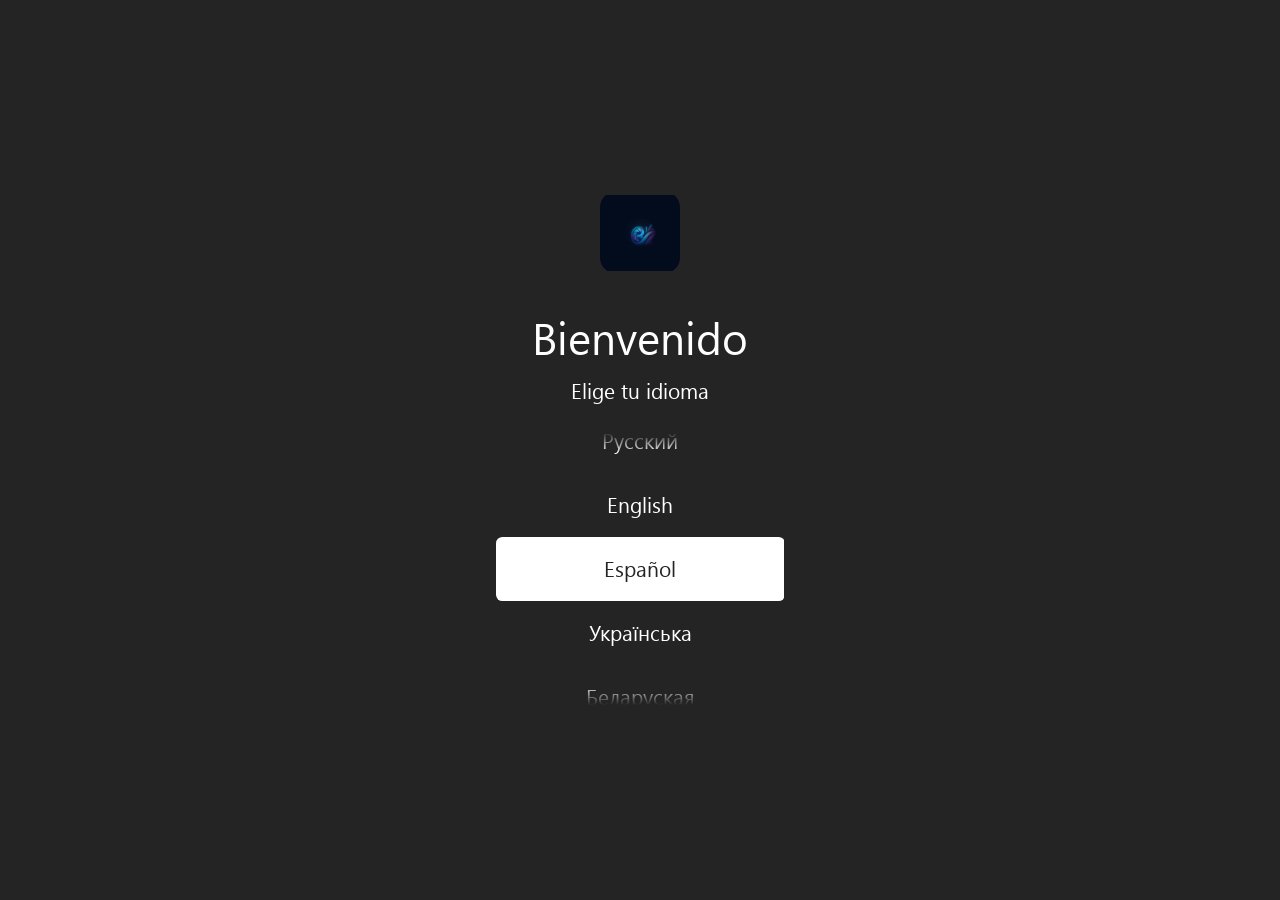
<file: index.html>
<html lang="en">
<head>
    <meta charset="UTF-8">
    <meta http-equiv="X-UA-Compatible" content="IE=edge">
    <meta name="viewport" content="width=device-width, initial-scale=1.0, maximum-scale=1.0, user-scalable=no">
    <title>BzFilms - Películas y Series</title>

    <meta name="description" content="BzFilms - Aplicación para ver el catálogo de películas y series en televisores, cajas y smartphones." />

    <meta property="og:title" content="BzFilms - Películas y Series">
    <meta property="og:description" content="BzFilms - Aplicación para ver el catálogo de películas y series en televisores, cajas y smartphones.">
    <meta property="og:image:type" content="image/png">
    <meta property="og:image" content="og.png">

    <link rel="apple-touch-icon" sizes="180x180" href="icons/apple-touch-icon.png">
    <link rel="icon" type="image/png" sizes="32x32" href="icons/favicon-32x32.png">
    <link rel="icon" type="image/png" sizes="16x16" href="icons/favicon-16x16.png">
    <link rel="manifest" href="icons/site.webmanifest" crossorigin="use-credentials">
    <link rel="mask-icon" href="icons/safari-pinned-tab.svg" color="#5bbad5">
    <link rel="shortcut icon" href="icons/favicon.ico">
    <meta name="msapplication-TileColor" content="#ff3e3e">
    <meta name="msapplication-config" content="icons/browserconfig.xml">
    <meta name="theme-color" content="#1d1f20">

    <meta name="referrer" content="never">
    
    <link rel="stylesheet" href="./vender/scrollbar/jquery.scrollbar.css">
    <link rel="stylesheet" href="./vender/keypad/style.css">

    <link rel="stylesheet" href="css/app.css?v=4.56">
</head>
<body style="background: #1d1f20;">
    <script>
        window.youtube_lazy_load = true
    </script>

    <div class="welcome"></div>

    <div id="app">

    </div>

    <div class="no-network hide">
        <div class="no-network__title">Error</div>
        <div class="no-network__desc">No se pudo cargar el archivo: <span class="no-network__file"></span></div>
    </div>
    
    <script src="./webos/webOSTV.js"></script>
    <script src="./vender/jquery/jquery.js"></script>
    <script src="./vender/notify/notify.js"></script>
    <script src="./vender/scrollbar/jquery.scrollbar.js"></script>
    <script src="./vender/navigator/navigator.js"></script>
    <script src="./vender/keypad/keypad.js"></script>

    <script>
        var lampa_url     = '';
        var cache_version = Math.floor((new Date()).getTime() / 9e5); // Новое значение каждые 15 минут
            
        function urlJoin(base, add) {
            if (base.charAt(base.length - 1) !== '/') {
                base += '/'
            }

            return base + add
        }

        function putScript(scripts, onload, onerror){
            var add = function(src){
                console.log('Loader', 'try-load-script', src)

                var trys = 0

                var sreateScript = function(){
                    var script = document.createElement('script')

                    script.type = 'text/javascript'

                    script.onload = script.onreadystatechange = function(e) {
                        console.log('Loader', 'Script loaded', e)

                        if (!!onload) onload()
                    };

                    script.onerror = function(){
                        trys++

                        console.log('Loader', 'error-load-script', src)

                        if(trys < 3){
                            sreateScript()
                        } else if (!!onerror) {
                            onerror()
                        } else{
                            $('.no-network').removeClass('hide')

                            $('.no-network__file').text(window.location.href + '/' + src)
                        }
                    }

                    script.src = src

                    document.getElementsByTagName('body')[0].appendChild(script)
                }

                sreateScript()
            }

            add(scripts)
        }

        function loadCurrentLampa() {
            putScript('app.min.js?v=' + cache_version, function () {})
        }

        function loadLocalLampa(){
            if(lampa_url !== '') window.local_lampa = true

            loadCurrentLampa()
        }

        if (typeof AndroidJS !== "undefined"
            && !!AndroidJS.getLampaURL
            && /^https?:\/\//i.test(AndroidJS.getLampaURL())
            && !/^https?:\/\//i.test(location.href)
        ) {
            lampa_url = urlJoin(AndroidJS.getLampaURL(),'')
        }

        if (lampa_url !== '') {
            putScript(
                urlJoin(lampa_url, 'lampainit.js?v=' + cache_version),
                false,
                function(){}
            )

            putScript(
                urlJoin(lampa_url, 'app.min.js?v=' + cache_version),
                function () {
                    var css = urlJoin(lampa_url, 'css/app.css?v=' + cache_version)

                    $('head').append('<link rel="stylesheet" href="' + css + '">')
                },
                function () {
                    putScript(
                        urlJoin(lampa_url, 'lampa-main/app.min.js?v=' + cache_version),
                        function () {
                            var css = urlJoin(lampa_url, 'lampa-main/css/app.css?v=' + cache_version)

                            $('head').append('<link rel="stylesheet" href="' + css + '">')

                            putScript(
                                urlJoin(lampa_url, 'lampainit.js?v=' + cache_version),
                                false,
                                function(){}
                            )
                        },
                        loadLocalLampa
                    )
                }
            )
        }
        else{
            loadCurrentLampa()
        }
    </script>
</body>
</html>
</file>
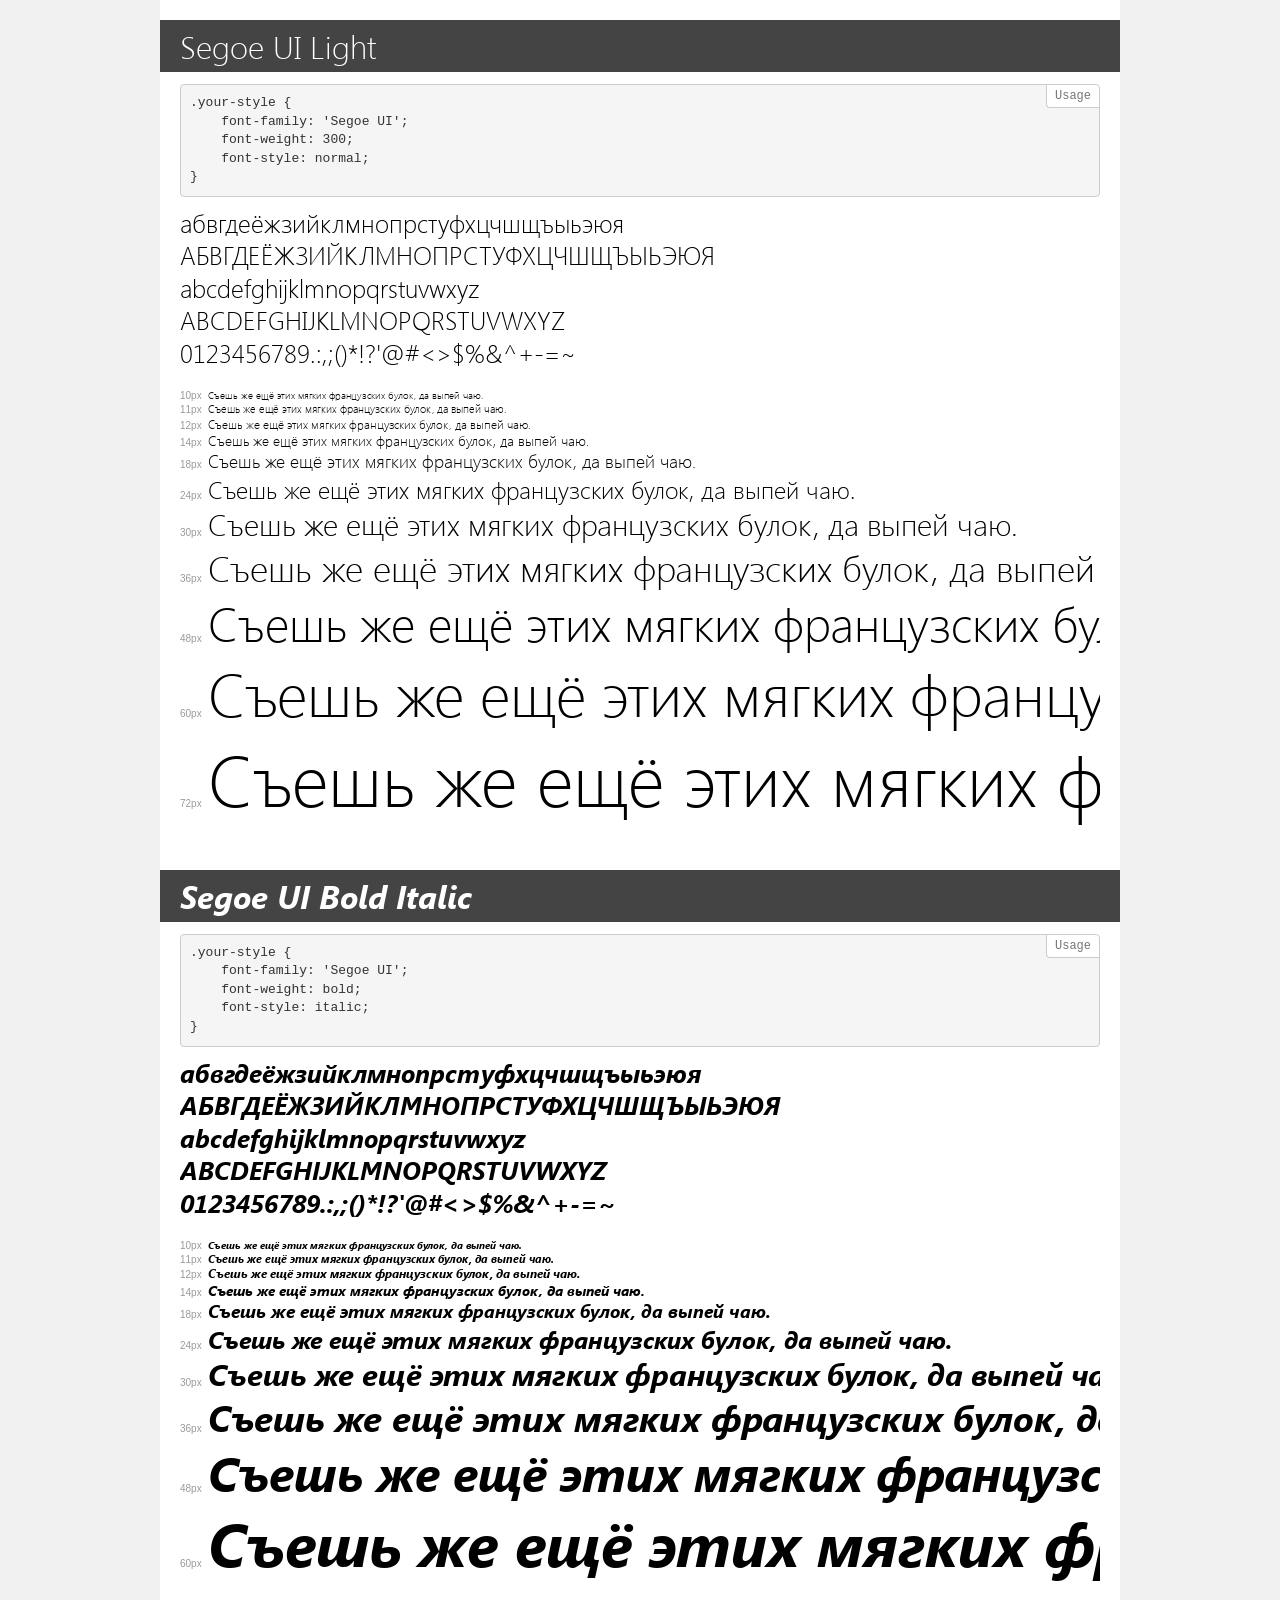
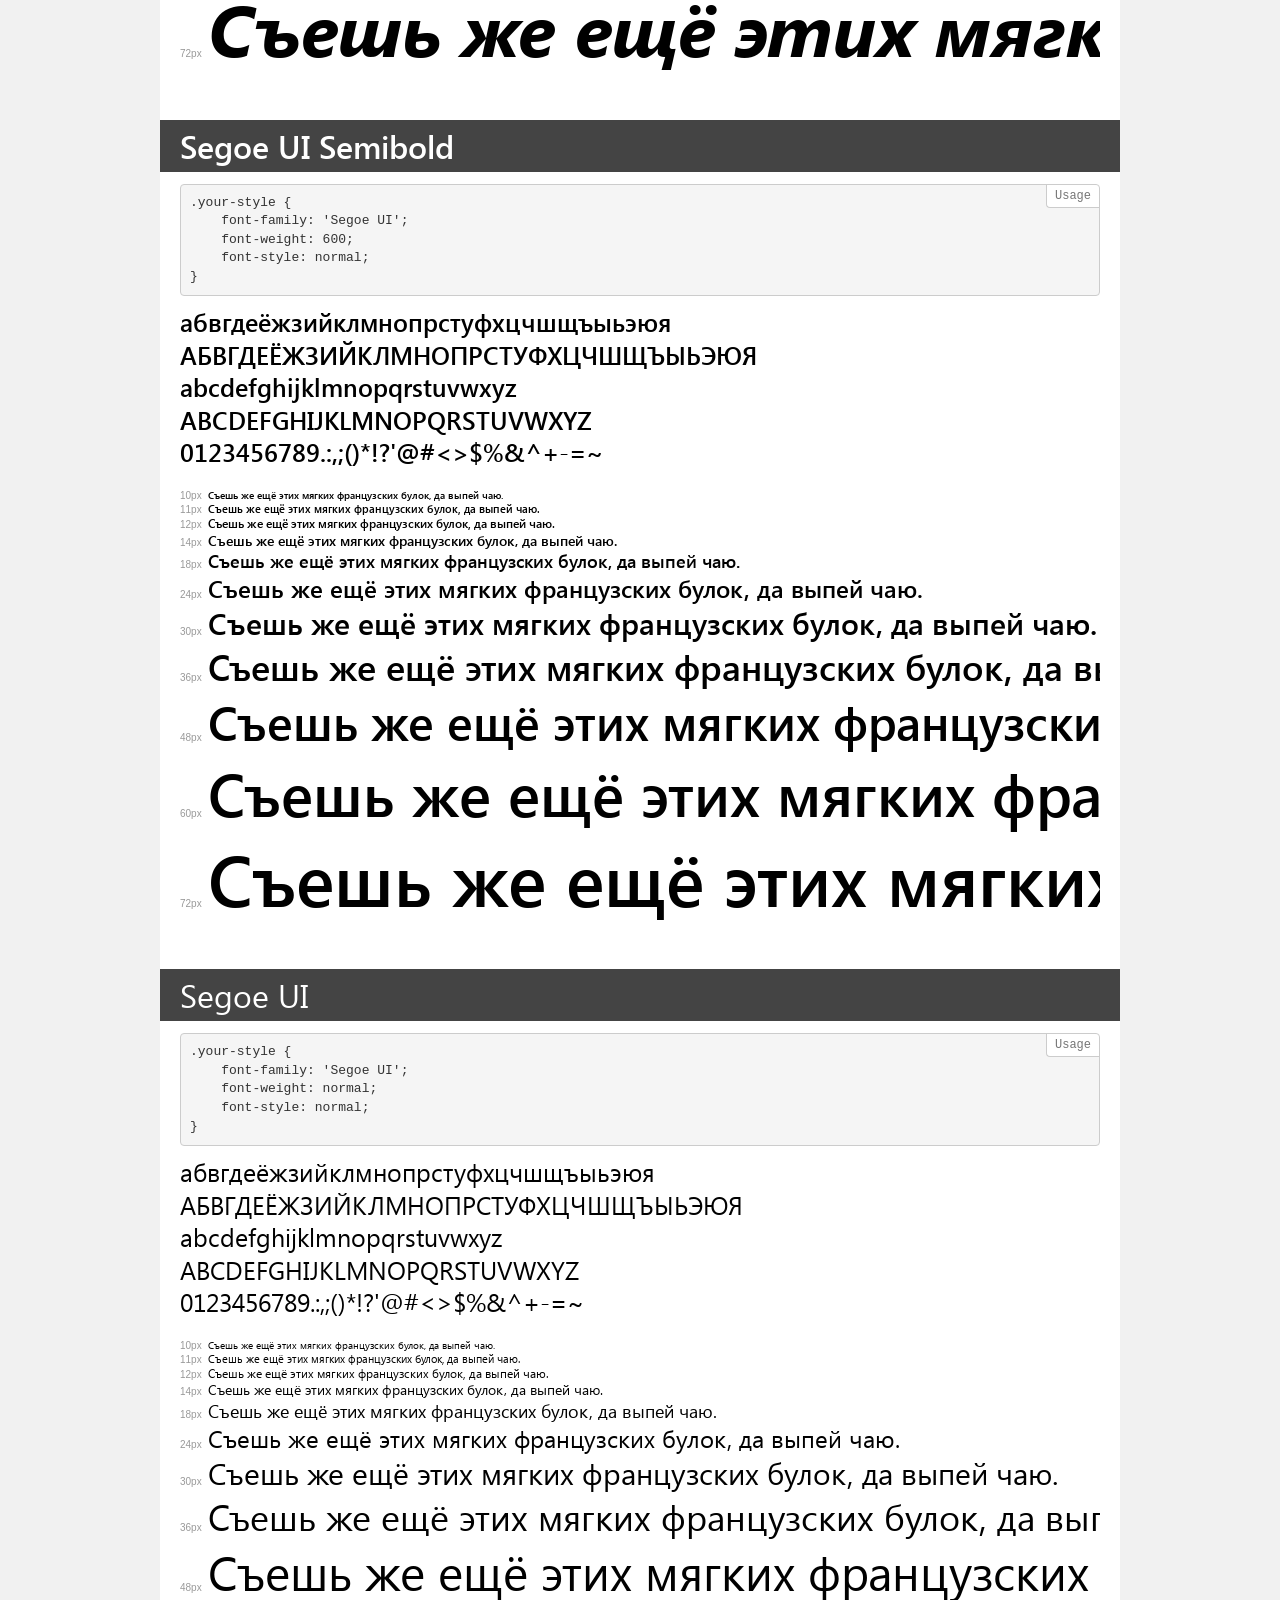
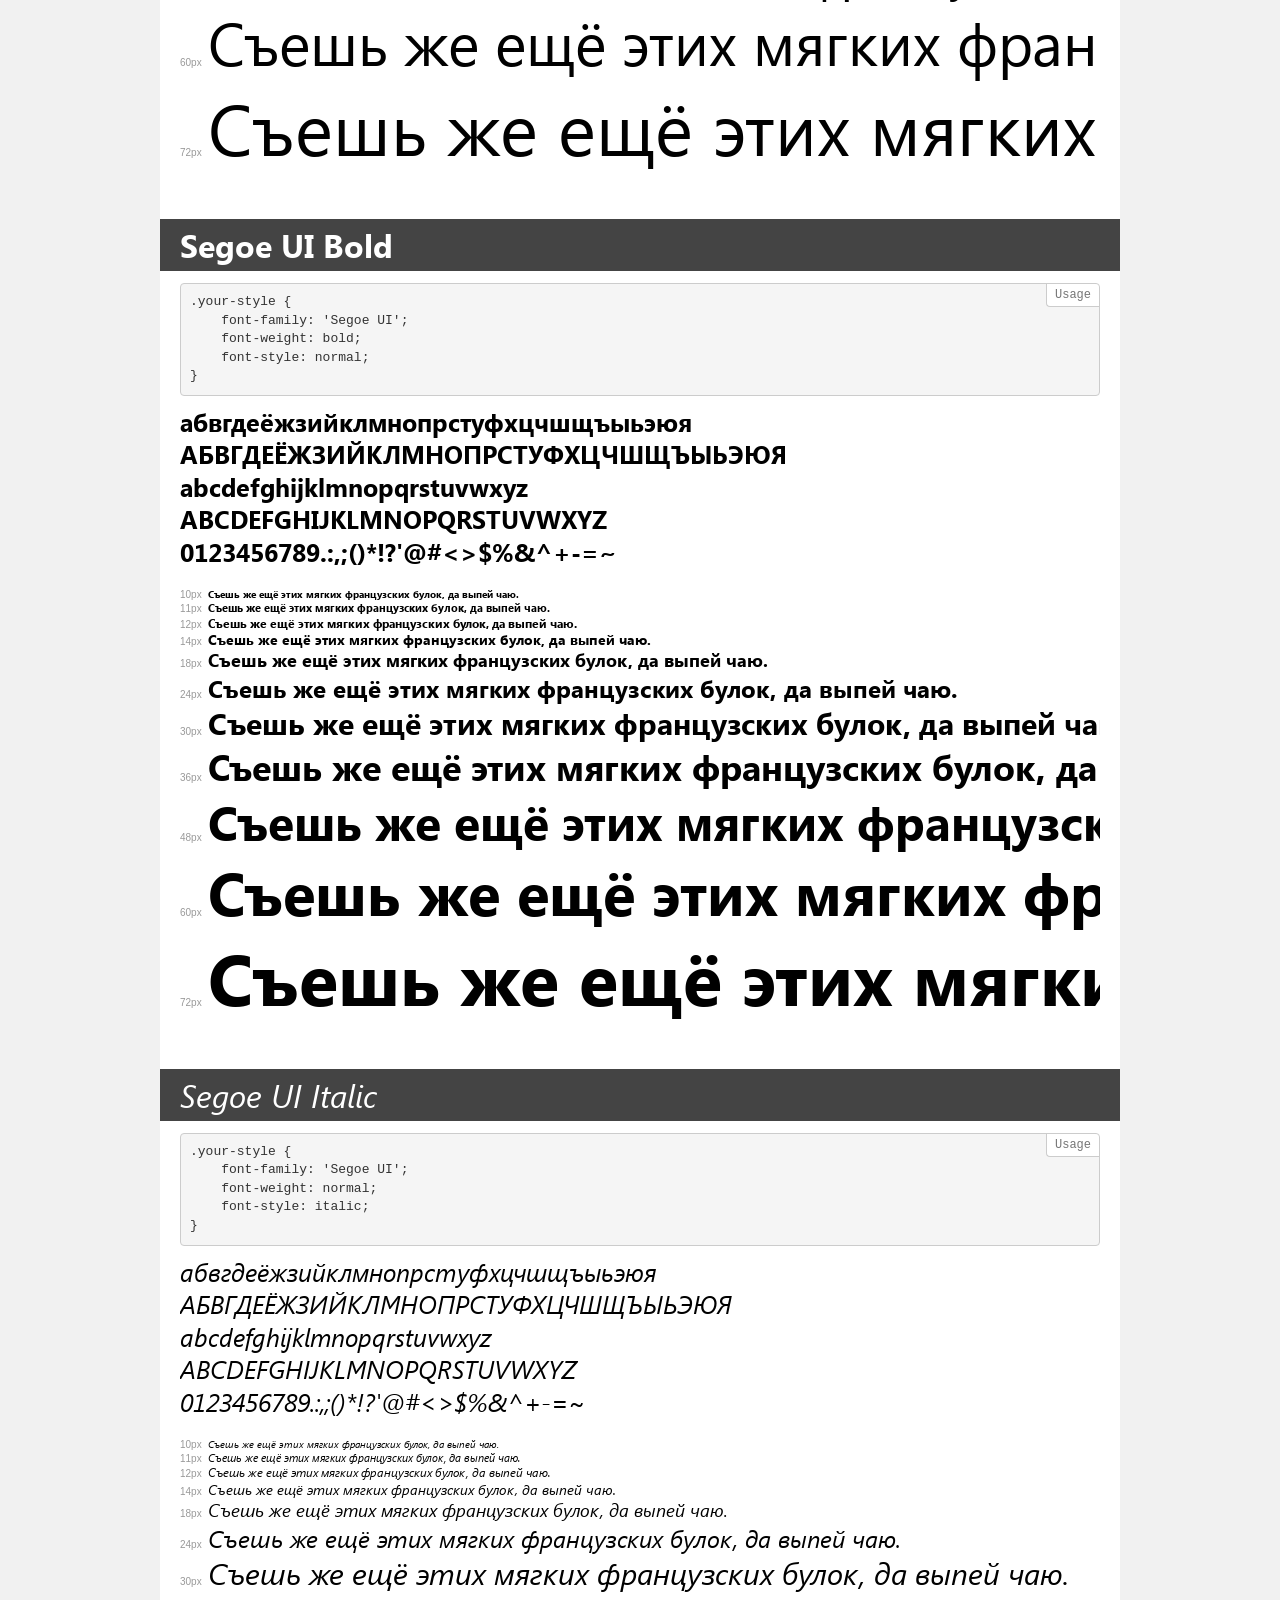
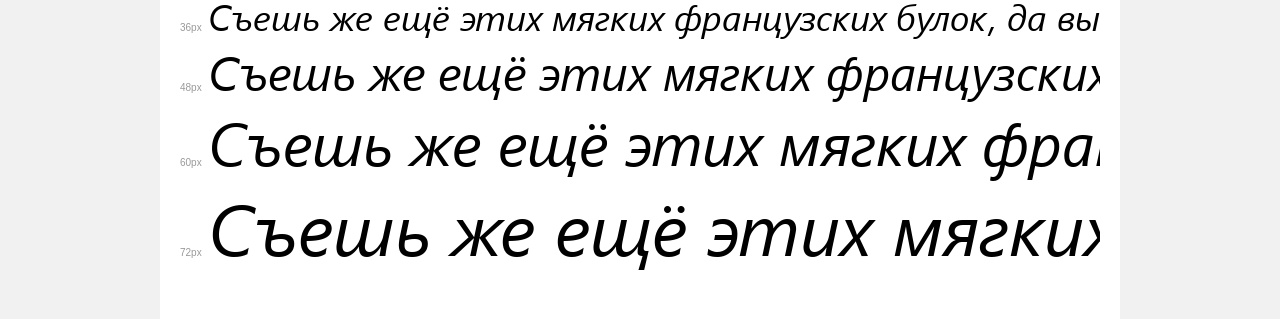
<file: fonts/SegoeUI/demo.html>
<!DOCTYPE html>
<html>
<head>
	<meta charset="utf-8">
	<meta http-equiv="X-UA-Compatible" content="IE=edge">
	<meta name="viewport" content="width=device-width, initial-scale=1">
	<meta name="robots" content="noindex, noarchive">
	<title>Transfonter demo</title>
	<link href="stylesheet.css" rel="stylesheet">
	<style>
		/*
		http://meyerweb.com/eric/tools/css/reset/
		v2.0 | 20110126
		License: none (public domain)
		*/
		html, body, div, span, applet, object, iframe,
		h1, h2, h3, h4, h5, h6, p, blockquote, pre,
		a, abbr, acronym, address, big, cite, code,
		del, dfn, em, img, ins, kbd, q, s, samp,
		small, strike, strong, sub, sup, tt, var,
		b, u, i, center,
		dl, dt, dd, ol, ul, li,
		fieldset, form, label, legend,
		table, caption, tbody, tfoot, thead, tr, th, td,
		article, aside, canvas, details, embed,
		figure, figcaption, footer, header, hgroup,
		menu, nav, output, ruby, section, summary,
		time, mark, audio, video {
			margin: 0;
			padding: 0;
			border: 0;
			font-size: 100%;
			font: inherit;
			vertical-align: baseline;
		}
		/* HTML5 display-role reset for older browsers */
		article, aside, details, figcaption, figure,
		footer, header, hgroup, menu, nav, section {
			display: block;
		}
		body {
			line-height: 1;
		}
		ol, ul {
			list-style: none;
		}
		blockquote, q {
			quotes: none;
		}
		blockquote:before, blockquote:after,
		q:before, q:after {
			content: '';
			content: none;
		}
		table {
			border-collapse: collapse;
			border-spacing: 0;
		}
		/* common styles */
		body {
			background: #f1f1f1;
			color: #000;
		}
		.page {
			background: #fff;
			width: 920px;
			margin: 0 auto;
			padding: 20px 20px 0 20px;
			overflow: hidden;
		}
		.font-container {
			overflow-x: auto;
			overflow-y: hidden;
			margin-bottom: 40px;
			line-height: 1.3;
			white-space: nowrap;
			padding-bottom: 5px;
		}
		h1 {
			position: relative;
			background: #444;
			font-size: 32px;
			color: #fff;
			padding: 10px 20px;
			margin: 0 -20px 12px -20px;
		}
		.letters {
			font-size: 25px;
			margin-bottom: 20px;
		}
		.s10:before {
			content: '10px';
		}
		.s11:before {
			content: '11px';
		}
		.s12:before {
			content: '12px';
		}
		.s14:before {
			content: '14px';
		}
		.s18:before {
			content: '18px';
		}
		.s24:before {
			content: '24px';
		}
		.s30:before {
			content: '30px';
		}
		.s36:before {
			content: '36px';
		}
		.s48:before {
			content: '48px';
		}
		.s60:before {
			content: '60px';
		}
		.s72:before {
			content: '72px';
		}
		.s10:before, .s11:before, .s12:before, .s14:before,
		.s18:before, .s24:before, .s30:before, .s36:before,
		.s48:before, .s60:before, .s72:before {
			font-family: Arial, sans-serif;
			font-size: 10px;
			font-weight: normal;
			font-style: normal;
			color: #999;
			padding-right: 6px;
		}
		pre {
			display: block;
			position: relative;
			padding: 9px;
			margin: 0 0 10px;
			font-family: Monaco, Menlo, Consolas, "Courier New", monospace !important;
			font-size: 13px;
			line-height: 1.428571429;
			color: #333;
			font-weight: normal !important;
			font-style: normal !important;
			background-color: #f5f5f5;
			border: 1px solid #ccc;
			overflow-x: auto;
			border-radius: 4px;
		}
		pre:after {
			display: block;
			position: absolute;
			right: 0;
			top: 0;
			content: 'Usage';
			line-height: 1;
			padding: 5px 8px;
			font-size: 12px;
			color: #767676;
			background-color: #fff;
			border: 1px solid #ccc;
			border-right: none;
			border-top: none;
			border-radius: 0 4px 0 4px;
			z-index: 10;
		}
		/* responsive */
		@media (max-width: 959px) {
			.page {
				width: auto;
				margin: 0;
			}
		}
	</style>
</head>
<body>
<div class="page">
	<div class="demo" style="font-family: 'Segoe UI'; font-weight: 300; font-style: normal;">
		<h1>Segoe UI Light</h1>
		<pre>.your-style {
    font-family: 'Segoe UI';
    font-weight: 300;
    font-style: normal;
}</pre>
		<div class="font-container">
			<p class="letters">
				абвгдеёжзийклмнопрстуфхцчшщъыьэюя <br />
				АБВГДЕЁЖЗИЙКЛМНОПРСТУФХЦЧШЩЪЫЬЭЮЯ <br />
				abcdefghijklmnopqrstuvwxyz <br />
				ABCDEFGHIJKLMNOPQRSTUVWXYZ <br />				0123456789.:,;()*!?'@#<>$%&^+-=~
			</p>
			<p class="s10" style="font-size: 10px;">Съешь же ещё этих мягких французских булок, да выпей чаю.</p>
			<p class="s11" style="font-size: 11px;">Съешь же ещё этих мягких французских булок, да выпей чаю.</p>
			<p class="s12" style="font-size: 12px;">Съешь же ещё этих мягких французских булок, да выпей чаю.</p>
			<p class="s14" style="font-size: 14px;">Съешь же ещё этих мягких французских булок, да выпей чаю.</p>
			<p class="s18" style="font-size: 18px;">Съешь же ещё этих мягких французских булок, да выпей чаю.</p>
			<p class="s24" style="font-size: 24px;">Съешь же ещё этих мягких французских булок, да выпей чаю.</p>
			<p class="s30" style="font-size: 30px;">Съешь же ещё этих мягких французских булок, да выпей чаю.</p>
			<p class="s36" style="font-size: 36px;">Съешь же ещё этих мягких французских булок, да выпей чаю.</p>
			<p class="s48" style="font-size: 48px;">Съешь же ещё этих мягких французских булок, да выпей чаю.</p>
			<p class="s60" style="font-size: 60px;">Съешь же ещё этих мягких французских булок, да выпей чаю.</p>
			<p class="s72" style="font-size: 72px;">Съешь же ещё этих мягких французских булок, да выпей чаю.</p>
		</div>
	</div>
	<div class="demo" style="font-family: 'Segoe UI'; font-weight: bold; font-style: italic;">
		<h1>Segoe UI Bold Italic</h1>
		<pre>.your-style {
    font-family: 'Segoe UI';
    font-weight: bold;
    font-style: italic;
}</pre>
		<div class="font-container">
			<p class="letters">
				абвгдеёжзийклмнопрстуфхцчшщъыьэюя <br />
				АБВГДЕЁЖЗИЙКЛМНОПРСТУФХЦЧШЩЪЫЬЭЮЯ <br />
				abcdefghijklmnopqrstuvwxyz <br />
				ABCDEFGHIJKLMNOPQRSTUVWXYZ <br />				0123456789.:,;()*!?'@#<>$%&^+-=~
			</p>
			<p class="s10" style="font-size: 10px;">Съешь же ещё этих мягких французских булок, да выпей чаю.</p>
			<p class="s11" style="font-size: 11px;">Съешь же ещё этих мягких французских булок, да выпей чаю.</p>
			<p class="s12" style="font-size: 12px;">Съешь же ещё этих мягких французских булок, да выпей чаю.</p>
			<p class="s14" style="font-size: 14px;">Съешь же ещё этих мягких французских булок, да выпей чаю.</p>
			<p class="s18" style="font-size: 18px;">Съешь же ещё этих мягких французских булок, да выпей чаю.</p>
			<p class="s24" style="font-size: 24px;">Съешь же ещё этих мягких французских булок, да выпей чаю.</p>
			<p class="s30" style="font-size: 30px;">Съешь же ещё этих мягких французских булок, да выпей чаю.</p>
			<p class="s36" style="font-size: 36px;">Съешь же ещё этих мягких французских булок, да выпей чаю.</p>
			<p class="s48" style="font-size: 48px;">Съешь же ещё этих мягких французских булок, да выпей чаю.</p>
			<p class="s60" style="font-size: 60px;">Съешь же ещё этих мягких французских булок, да выпей чаю.</p>
			<p class="s72" style="font-size: 72px;">Съешь же ещё этих мягких французских булок, да выпей чаю.</p>
		</div>
	</div>
	<div class="demo" style="font-family: 'Segoe UI'; font-weight: 600; font-style: normal;">
		<h1>Segoe UI Semibold</h1>
		<pre>.your-style {
    font-family: 'Segoe UI';
    font-weight: 600;
    font-style: normal;
}</pre>
		<div class="font-container">
			<p class="letters">
				абвгдеёжзийклмнопрстуфхцчшщъыьэюя <br />
				АБВГДЕЁЖЗИЙКЛМНОПРСТУФХЦЧШЩЪЫЬЭЮЯ <br />
				abcdefghijklmnopqrstuvwxyz <br />
				ABCDEFGHIJKLMNOPQRSTUVWXYZ <br />				0123456789.:,;()*!?'@#<>$%&^+-=~
			</p>
			<p class="s10" style="font-size: 10px;">Съешь же ещё этих мягких французских булок, да выпей чаю.</p>
			<p class="s11" style="font-size: 11px;">Съешь же ещё этих мягких французских булок, да выпей чаю.</p>
			<p class="s12" style="font-size: 12px;">Съешь же ещё этих мягких французских булок, да выпей чаю.</p>
			<p class="s14" style="font-size: 14px;">Съешь же ещё этих мягких французских булок, да выпей чаю.</p>
			<p class="s18" style="font-size: 18px;">Съешь же ещё этих мягких французских булок, да выпей чаю.</p>
			<p class="s24" style="font-size: 24px;">Съешь же ещё этих мягких французских булок, да выпей чаю.</p>
			<p class="s30" style="font-size: 30px;">Съешь же ещё этих мягких французских булок, да выпей чаю.</p>
			<p class="s36" style="font-size: 36px;">Съешь же ещё этих мягких французских булок, да выпей чаю.</p>
			<p class="s48" style="font-size: 48px;">Съешь же ещё этих мягких французских булок, да выпей чаю.</p>
			<p class="s60" style="font-size: 60px;">Съешь же ещё этих мягких французских булок, да выпей чаю.</p>
			<p class="s72" style="font-size: 72px;">Съешь же ещё этих мягких французских булок, да выпей чаю.</p>
		</div>
	</div>
	<div class="demo" style="font-family: 'Segoe UI'; font-weight: normal; font-style: normal;">
		<h1>Segoe UI</h1>
		<pre>.your-style {
    font-family: 'Segoe UI';
    font-weight: normal;
    font-style: normal;
}</pre>
		<div class="font-container">
			<p class="letters">
				абвгдеёжзийклмнопрстуфхцчшщъыьэюя <br />
				АБВГДЕЁЖЗИЙКЛМНОПРСТУФХЦЧШЩЪЫЬЭЮЯ <br />
				abcdefghijklmnopqrstuvwxyz <br />
				ABCDEFGHIJKLMNOPQRSTUVWXYZ <br />				0123456789.:,;()*!?'@#<>$%&^+-=~
			</p>
			<p class="s10" style="font-size: 10px;">Съешь же ещё этих мягких французских булок, да выпей чаю.</p>
			<p class="s11" style="font-size: 11px;">Съешь же ещё этих мягких французских булок, да выпей чаю.</p>
			<p class="s12" style="font-size: 12px;">Съешь же ещё этих мягких французских булок, да выпей чаю.</p>
			<p class="s14" style="font-size: 14px;">Съешь же ещё этих мягких французских булок, да выпей чаю.</p>
			<p class="s18" style="font-size: 18px;">Съешь же ещё этих мягких французских булок, да выпей чаю.</p>
			<p class="s24" style="font-size: 24px;">Съешь же ещё этих мягких французских булок, да выпей чаю.</p>
			<p class="s30" style="font-size: 30px;">Съешь же ещё этих мягких французских булок, да выпей чаю.</p>
			<p class="s36" style="font-size: 36px;">Съешь же ещё этих мягких французских булок, да выпей чаю.</p>
			<p class="s48" style="font-size: 48px;">Съешь же ещё этих мягких французских булок, да выпей чаю.</p>
			<p class="s60" style="font-size: 60px;">Съешь же ещё этих мягких французских булок, да выпей чаю.</p>
			<p class="s72" style="font-size: 72px;">Съешь же ещё этих мягких французских булок, да выпей чаю.</p>
		</div>
	</div>
	<div class="demo" style="font-family: 'Segoe UI'; font-weight: bold; font-style: normal;">
		<h1>Segoe UI Bold</h1>
		<pre>.your-style {
    font-family: 'Segoe UI';
    font-weight: bold;
    font-style: normal;
}</pre>
		<div class="font-container">
			<p class="letters">
				абвгдеёжзийклмнопрстуфхцчшщъыьэюя <br />
				АБВГДЕЁЖЗИЙКЛМНОПРСТУФХЦЧШЩЪЫЬЭЮЯ <br />
				abcdefghijklmnopqrstuvwxyz <br />
				ABCDEFGHIJKLMNOPQRSTUVWXYZ <br />				0123456789.:,;()*!?'@#<>$%&^+-=~
			</p>
			<p class="s10" style="font-size: 10px;">Съешь же ещё этих мягких французских булок, да выпей чаю.</p>
			<p class="s11" style="font-size: 11px;">Съешь же ещё этих мягких французских булок, да выпей чаю.</p>
			<p class="s12" style="font-size: 12px;">Съешь же ещё этих мягких французских булок, да выпей чаю.</p>
			<p class="s14" style="font-size: 14px;">Съешь же ещё этих мягких французских булок, да выпей чаю.</p>
			<p class="s18" style="font-size: 18px;">Съешь же ещё этих мягких французских булок, да выпей чаю.</p>
			<p class="s24" style="font-size: 24px;">Съешь же ещё этих мягких французских булок, да выпей чаю.</p>
			<p class="s30" style="font-size: 30px;">Съешь же ещё этих мягких французских булок, да выпей чаю.</p>
			<p class="s36" style="font-size: 36px;">Съешь же ещё этих мягких французских булок, да выпей чаю.</p>
			<p class="s48" style="font-size: 48px;">Съешь же ещё этих мягких французских булок, да выпей чаю.</p>
			<p class="s60" style="font-size: 60px;">Съешь же ещё этих мягких французских булок, да выпей чаю.</p>
			<p class="s72" style="font-size: 72px;">Съешь же ещё этих мягких французских булок, да выпей чаю.</p>
		</div>
	</div>
	<div class="demo" style="font-family: 'Segoe UI'; font-weight: normal; font-style: italic;">
		<h1>Segoe UI Italic</h1>
		<pre>.your-style {
    font-family: 'Segoe UI';
    font-weight: normal;
    font-style: italic;
}</pre>
		<div class="font-container">
			<p class="letters">
				абвгдеёжзийклмнопрстуфхцчшщъыьэюя <br />
				АБВГДЕЁЖЗИЙКЛМНОПРСТУФХЦЧШЩЪЫЬЭЮЯ <br />
				abcdefghijklmnopqrstuvwxyz <br />
				ABCDEFGHIJKLMNOPQRSTUVWXYZ <br />				0123456789.:,;()*!?'@#<>$%&^+-=~
			</p>
			<p class="s10" style="font-size: 10px;">Съешь же ещё этих мягких французских булок, да выпей чаю.</p>
			<p class="s11" style="font-size: 11px;">Съешь же ещё этих мягких французских булок, да выпей чаю.</p>
			<p class="s12" style="font-size: 12px;">Съешь же ещё этих мягких французских булок, да выпей чаю.</p>
			<p class="s14" style="font-size: 14px;">Съешь же ещё этих мягких французских булок, да выпей чаю.</p>
			<p class="s18" style="font-size: 18px;">Съешь же ещё этих мягких французских булок, да выпей чаю.</p>
			<p class="s24" style="font-size: 24px;">Съешь же ещё этих мягких французских булок, да выпей чаю.</p>
			<p class="s30" style="font-size: 30px;">Съешь же ещё этих мягких французских булок, да выпей чаю.</p>
			<p class="s36" style="font-size: 36px;">Съешь же ещё этих мягких французских булок, да выпей чаю.</p>
			<p class="s48" style="font-size: 48px;">Съешь же ещё этих мягких французских булок, да выпей чаю.</p>
			<p class="s60" style="font-size: 60px;">Съешь же ещё этих мягких французских булок, да выпей чаю.</p>
			<p class="s72" style="font-size: 72px;">Съешь же ещё этих мягких французских булок, да выпей чаю.</p>
		</div>
	</div>
</div>
</body>
</html>
</file>
<file: vender/keypad/style.css>
/*!
 * 
 *   simple-keyboard v2.32.123
 *   https://github.com/hodgef/simple-keyboard
 * 
 *   Copyright (c) Francisco Hodge (https://github.com/hodgef)
 * 
 *   This source code is licensed under the MIT license found in the
 *   LICENSE file in the root directory of this source tree.
 *   
 */.hg-theme-default{width:100%;-webkit-user-select:none;-moz-user-select:none;-ms-user-select:none;user-select:none;box-sizing:border-box;overflow:hidden;touch-action:manipulation}.hg-theme-default .hg-button span{pointer-events:none}.hg-theme-default button.hg-button{border-width:0;outline:0;font-size:inherit}.hg-theme-default{font-family:"HelveticaNeue-Light","Helvetica Neue Light","Helvetica Neue",Helvetica,Arial,"Lucida Grande",sans-serif;background-color:#ececec;padding:5px;border-radius:5px}.hg-theme-default .hg-button{display:inline-block;flex-grow:1}.hg-theme-default .hg-row{display:flex}.hg-theme-default .hg-row:not(:last-child){margin-bottom:5px}.hg-theme-default .hg-row .hg-button-container,.hg-theme-default .hg-row .hg-button:not(:last-child){margin-right:5px}.hg-theme-default .hg-row>div:last-child{margin-right:0}.hg-theme-default .hg-row .hg-button-container{display:flex}.hg-theme-default .hg-button{box-shadow:0 0 3px -1px rgba(0,0,0,.3);height:40px;border-radius:5px;box-sizing:border-box;padding:5px;background:#fff;border-bottom:1px solid #b5b5b5;cursor:pointer;display:flex;align-items:center;justify-content:center;-webkit-tap-highlight-color:rgba(0,0,0,0)}.hg-theme-default .hg-button.hg-activeButton{background:#efefef}.hg-theme-default.hg-layout-numeric .hg-button{width:33.3%;height:60px;align-items:center;display:flex;justify-content:center}.hg-theme-default .hg-button.hg-button-numpadadd,.hg-theme-default .hg-button.hg-button-numpadenter{height:85px}.hg-theme-default .hg-button.hg-button-numpad0{width:105px}.hg-theme-default .hg-button.hg-button-com{max-width:85px}.hg-theme-default .hg-button.hg-standardBtn.hg-button-at{max-width:45px}.hg-theme-default .hg-button.hg-selectedButton{background:rgba(5,25,70,.53);color:#fff}.hg-theme-default .hg-button.hg-standardBtn[data-skbtn=".com"]{max-width:82px}.hg-theme-default .hg-button.hg-standardBtn[data-skbtn="@"]{max-width:60px}
/*# sourceMappingURL=index.css.map */
</file>
<file: css/app.css>
@charset "UTF-8";
.welcome {
  position: fixed;
  top: 0;
  left: 0;
  right: 0;
  bottom: 0;
  z-index: 100;
  background: linear-gradient(160deg, #1e1b4b 0%, #4c1d95 45%, #a78bfa 100%);
}

.lang {
  position: fixed;
  top: 0;
  left: 0;
  right: 0;
  bottom: 0;
  background-color: #242424;
  z-index: 200;
  display: -webkit-box;
  display: -webkit-flex;
  display: -ms-flexbox;
  display: flex;
  padding: 2em;
  -webkit-box-align: center;
  -webkit-align-items: center;
      -ms-flex-align: center;
          align-items: center;
  -webkit-box-pack: center;
  -webkit-justify-content: center;
      -ms-flex-pack: center;
          justify-content: center;
}
.lang__body {
  text-align: center;
}
.lang__logo img {
  width: 5.3em;
  height: 5em;
}
.lang__title {
  margin-top: 1em;
  font-size: 2.9em;
}
.lang__subtitle {
  font-size: 1.4em;
  margin-top: 1em;
}
.lang__selector {
  width: 19em;
  margin: 0 auto;
  margin-top: 2em;
}
.lang__selector-item {
  font-size: 1.4em;
  padding: 1em;
  -webkit-border-radius: 0.3em;
          border-radius: 0.3em;
}
.lang__selector-item.last-focus {
  background-color: #444;
}
.lang__selector-item.focus {
  background-color: #fff;
  color: #242424;
}
.lang__selector > .scroll {
  max-height: 18em !important;
}

@font-face {
  font-family: "SegoeUI";
  font-display: swap;
  src: url("../fonts/SegoeUI/SegoeUI-Light.eot") format("embedded-opentype"), url("../fonts/SegoeUI/SegoeUI-Light.woff") format("woff"), url("../fonts/SegoeUI/SegoeUI-Light.ttf") format("truetype");
  font-weight: 300;
  font-style: normal;
}
@font-face {
  font-family: "SegoeUI";
  font-display: swap;
  src: url("../fonts/SegoeUI/SegoeUI.eot") format("embedded-opentype"), url("../fonts/SegoeUI/SegoeUI.woff") format("woff"), url("../fonts/SegoeUI/SegoeUI.ttf") format("truetype");
  font-weight: 400;
  font-style: normal;
}
@font-face {
  font-family: "SegoeUI";
  font-display: swap;
  src: url("../fonts/SegoeUI/SegoeUI-SemiBold.eot") format("embedded-opentype"), url("../fonts/SegoeUI/SegoeUI-SemiBold.woff") format("woff"), url("../fonts/SegoeUI/SegoeUI-SemiBold.ttf") format("truetype");
  font-weight: 600;
  font-style: normal;
}
@font-face {
  font-family: "SegoeUI";
  font-display: swap;
  src: url("../fonts/SegoeUI/SegoeUI-Bold.eot") format("embedded-opentype"), url("../fonts/SegoeUI/SegoeUI-Bold.woff") format("woff"), url("../fonts/SegoeUI/SegoeUI-Bold.ttf") format("truetype");
  font-weight: 700;
  font-style: normal;
}
* {
  -webkit-box-sizing: border-box;
          box-sizing: border-box;
  outline: none;
  -webkit-user-drag: none;
}

* {
  -webkit-tap-highlight-color: transparent;
  -webkit-touch-callout: none; /* чтобы не показывало меню при долгом тапе */
}

html {
  font-size: 16px;
}

*:after,
*:before {
  display: inline-block;
  vertical-align: middle;
}

*:focus {
  outline: none !important;
}

input::-webkit-input-placeholder {
  color: #6a6a6a;
  opacity: 1;
}

input::-moz-placeholder {
  color: #6a6a6a;
  opacity: 1;
}

input:-ms-input-placeholder {
  color: #6a6a6a;
  opacity: 1;
}

input::-ms-input-placeholder {
  color: #6a6a6a;
  opacity: 1;
}

input::placeholder {
  color: #6a6a6a;
  opacity: 1;
}

::-webkit-scrollbar {
  display: none;
}

input.hover::-webkit-input-placeholder, input.enter::-webkit-input-placeholder {
  color: #fff;
  opacity: 1;
}

input.hover::-moz-placeholder, input.enter::-moz-placeholder {
  color: #fff;
  opacity: 1;
}

input.hover:-ms-input-placeholder, input.enter:-ms-input-placeholder {
  color: #fff;
  opacity: 1;
}

input.hover::-ms-input-placeholder, input.enter::-ms-input-placeholder {
  color: #fff;
  opacity: 1;
}

input.hover::placeholder,
input.enter::placeholder {
  color: #fff;
  opacity: 1;
}

*:not(input) {
  -webkit-user-select: none;
     -moz-user-select: none;
      -ms-user-select: none;
          user-select: none;
}

body {
  line-height: 1;
  font-size: 16px;
  color: #ffffff;
  position: relative;
  font-family: "SegoeUI", sans-serif;
  background: #1d1f20;
  padding: 0;
  margin: 0;
  overflow: hidden;
  position: fixed;
  width: 100%;
  height: 100%;
  left: 0;
  top: 0;
  -webkit-user-select: none !important;
     -moz-user-select: none !important;
      -ms-user-select: none !important;
          user-select: none !important;
  -webkit-touch-callout: none !important;
}
body.black--style {
  background: #000 !important;
}
@media screen and (max-width: 480px) {
  body.black--style .selectbox__content,
  body.black--style .modal__content,
  body.black--style .settings__content {
    background-color: #000 !important;
  }
}

img {
  vertical-align: middle;
  max-width: 100%;
  -o-object-fit: cover;
     object-fit: cover;
}

svg {
  width: 100%;
  height: 100%;
}

ul {
  list-style: none;
  padding: 0;
}

.mouse-layer {
  position: fixed;
  top: 0;
  left: 0;
  right: 0;
  bottom: 0;
  z-index: 300;
}

.hide {
  display: none !important;
}

.selector {
  cursor: pointer;
}

body.no--mask .scroll--mask {
  -webkit-mask-image: unset !important;
          mask-image: unset !important;
}

body.no--animation * {
  -webkit-transition: none !important;
  -o-transition: none !important;
  transition: none !important;
}

body.no--cursor {
  cursor: none;
}

/** Фиг знает, баг **/
body.no--animation .background canvas {
  -webkit-transition: opacity 0.1s !important;
  -o-transition: opacity 0.1s !important;
  transition: opacity 0.1s !important;
}

.endless-up {
  -webkit-animation: endless-up 0.2s ease;
          animation: endless-up 0.2s ease;
}
.endless-down {
  -webkit-animation: endless-down 0.2s ease;
          animation: endless-down 0.2s ease;
}

.normalization {
  position: absolute;
  top: 50%;
  right: 1.5em;
  padding: 0.4em;
  height: auto;
  background-color: rgba(255, 255, 255, 0.1);
  -webkit-border-radius: 1em;
          border-radius: 1em;
  z-index: 60;
  opacity: 0;
  -webkit-transform: translateY(-50%) translateX(100%);
      -ms-transform: translateY(-50%) translateX(100%);
          transform: translateY(-50%) translateX(100%);
  -webkit-transition: all 0.1s;
  -o-transition: all 0.1s;
  transition: all 0.1s;
}
.normalization canvas {
  -webkit-border-radius: 1em;
          border-radius: 1em;
  height: 9em;
  width: 0.4em;
}
.normalization--visible {
  opacity: 1;
  -webkit-transform: translateY(-50%) translateX(0);
      -ms-transform: translateY(-50%) translateX(0);
          transform: translateY(-50%) translateX(0);
}

.text-markdow {
  line-height: 1.6;
  font-weight: 100;
  font-size: 1.15em;
}
.text-markdow > *:first-child {
  margin-top: 0;
}
.text-markdow h2, .text-markdow h3, .text-markdow h4, .text-markdow h5 {
  font-size: 1.4em;
  font-weight: 400;
}
.text-markdow--compressed-sides {
  padding-left: 1.5em;
  padding-right: 1.5em;
}

.content-loading {
  position: relative;
  padding: 5em 0;
}
.content-loading::after {
  content: "";
  display: block;
  height: 3em;
  width: 3em;
  background: url(../img/loader.svg) no-repeat 50% 50%;
  background-size: contain;
  position: absolute;
  top: 50%;
  left: 50%;
  margin-left: -1.5em;
  margin-top: -1.5em;
}

body.platform--browser .normalization {
  -webkit-backdrop-filter: blur(5px);
          backdrop-filter: blur(5px);
}

body.platform--apple .normalization,
body.selectbox--open .normalization,
body.keyboard-input--visible .normalization {
  display: none;
}

body.ambience--enable .wrap,
body.ambience--enable .head,
body:not(.glass--style).keyboard-input--visible .wrap,
body:not(.glass--style).keyboard-input--visible .head {
  display: none;
}

.icon--blink:not(.focus).animate {
  background: -webkit-linear-gradient(45deg, rgba(255, 255, 255, 0) 0%, rgba(255, 255, 255, 0) 40%, rgb(255, 255, 255) 50%, rgba(255, 255, 255, 0) 60%, rgba(255, 255, 255, 0) 100%);
  background: -o-linear-gradient(45deg, rgba(255, 255, 255, 0) 0%, rgba(255, 255, 255, 0) 40%, rgb(255, 255, 255) 50%, rgba(255, 255, 255, 0) 60%, rgba(255, 255, 255, 0) 100%);
  background: linear-gradient(45deg, rgba(255, 255, 255, 0) 0%, rgba(255, 255, 255, 0) 40%, rgb(255, 255, 255) 50%, rgba(255, 255, 255, 0) 60%, rgba(255, 255, 255, 0) 100%);
  background-size: 400% 400%;
  -webkit-animation: head-icon-blick 1s ease forwards;
          animation: head-icon-blick 1s ease forwards;
}

.notice--icon.animate svg {
  -webkit-transform-origin: 50% 0;
      -ms-transform-origin: 50% 0;
          transform-origin: 50% 0;
  -webkit-animation: head-icon-notice 1s ease forwards;
          animation: head-icon-notice 1s ease forwards;
}

.overhide {
  overflow: hidden;
}

.no-shrink {
  -webkit-flex-shrink: 0;
      -ms-flex-negative: 0;
          flex-shrink: 0;
}

/* Фикс для orsay */
.online-prestige-watched__icon {
  width: 1.5em;
  height: 1.5em;
}

@-webkit-keyframes head-icon-blick {
  0% {
    background-position: 0% 50%;
  }
  100% {
    background-position: 100% 50%;
  }
}

@keyframes head-icon-blick {
  0% {
    background-position: 0% 50%;
  }
  100% {
    background-position: 100% 50%;
  }
}
@-webkit-keyframes head-icon-notice {
  0% {
    -webkit-transform: rotateZ(0);
            transform: rotateZ(0);
  }
  10% {
    -webkit-transform: rotateZ(30deg);
            transform: rotateZ(30deg);
  }
  20% {
    -webkit-transform: rotateZ(-30deg);
            transform: rotateZ(-30deg);
  }
  30% {
    -webkit-transform: rotateZ(20deg);
            transform: rotateZ(20deg);
  }
  40% {
    -webkit-transform: rotateZ(-20deg);
            transform: rotateZ(-20deg);
  }
  50% {
    -webkit-transform: rotateZ(10deg);
            transform: rotateZ(10deg);
  }
  60% {
    -webkit-transform: rotateZ(-10deg);
            transform: rotateZ(-10deg);
  }
  70% {
    -webkit-transform: rotateZ(5deg);
            transform: rotateZ(5deg);
  }
  80% {
    -webkit-transform: rotateZ(-5deg);
            transform: rotateZ(-5deg);
  }
  90% {
    -webkit-transform: rotateZ(0);
            transform: rotateZ(0);
  }
}
@keyframes head-icon-notice {
  0% {
    -webkit-transform: rotateZ(0);
            transform: rotateZ(0);
  }
  10% {
    -webkit-transform: rotateZ(30deg);
            transform: rotateZ(30deg);
  }
  20% {
    -webkit-transform: rotateZ(-30deg);
            transform: rotateZ(-30deg);
  }
  30% {
    -webkit-transform: rotateZ(20deg);
            transform: rotateZ(20deg);
  }
  40% {
    -webkit-transform: rotateZ(-20deg);
            transform: rotateZ(-20deg);
  }
  50% {
    -webkit-transform: rotateZ(10deg);
            transform: rotateZ(10deg);
  }
  60% {
    -webkit-transform: rotateZ(-10deg);
            transform: rotateZ(-10deg);
  }
  70% {
    -webkit-transform: rotateZ(5deg);
            transform: rotateZ(5deg);
  }
  80% {
    -webkit-transform: rotateZ(-5deg);
            transform: rotateZ(-5deg);
  }
  90% {
    -webkit-transform: rotateZ(0);
            transform: rotateZ(0);
  }
}
@-webkit-keyframes endless-up {
  0% {
    -webkit-transform: translate3d(0, -5em, 0);
            transform: translate3d(0, -5em, 0);
  }
  100% {
    -webkit-transform: translate3d(0, 0, 0);
            transform: translate3d(0, 0, 0);
  }
}
@keyframes endless-up {
  0% {
    -webkit-transform: translate3d(0, -5em, 0);
            transform: translate3d(0, -5em, 0);
  }
  100% {
    -webkit-transform: translate3d(0, 0, 0);
            transform: translate3d(0, 0, 0);
  }
}
@-webkit-keyframes endless-down {
  0% {
    -webkit-transform: translate3d(0, 5em, 0);
            transform: translate3d(0, 5em, 0);
  }
  100% {
    -webkit-transform: translate3d(0, 0, 0);
            transform: translate3d(0, 0, 0);
  }
}
@keyframes endless-down {
  0% {
    -webkit-transform: translate3d(0, 5em, 0);
            transform: translate3d(0, 5em, 0);
  }
  100% {
    -webkit-transform: translate3d(0, 0, 0);
            transform: translate3d(0, 0, 0);
  }
}
@-webkit-keyframes endless-left {
  0% {
    -webkit-transform: translate3d(5em, 0, 0);
            transform: translate3d(5em, 0, 0);
  }
  100% {
    -webkit-transform: translate3d(0, 0, 0);
            transform: translate3d(0, 0, 0);
  }
}
@keyframes endless-left {
  0% {
    -webkit-transform: translate3d(5em, 0, 0);
            transform: translate3d(5em, 0, 0);
  }
  100% {
    -webkit-transform: translate3d(0, 0, 0);
            transform: translate3d(0, 0, 0);
  }
}
@-webkit-keyframes endless-right {
  0% {
    -webkit-transform: translate3d(-5em, 0, 0);
            transform: translate3d(-5em, 0, 0);
  }
  100% {
    -webkit-transform: translate3d(0, 0, 0);
            transform: translate3d(0, 0, 0);
  }
}
@keyframes endless-right {
  0% {
    -webkit-transform: translate3d(-5em, 0, 0);
            transform: translate3d(-5em, 0, 0);
  }
  100% {
    -webkit-transform: translate3d(0, 0, 0);
            transform: translate3d(0, 0, 0);
  }
}
@-webkit-keyframes pulse {
  0% {
    -webkit-transform: scale(1);
            transform: scale(1);
  }
  20% {
    -webkit-transform: scale(1.3);
            transform: scale(1.3);
  }
  100% {
    -webkit-transform: scale(1);
            transform: scale(1);
  }
}
@keyframes pulse {
  0% {
    -webkit-transform: scale(1);
            transform: scale(1);
  }
  20% {
    -webkit-transform: scale(1.3);
            transform: scale(1.3);
  }
  100% {
    -webkit-transform: scale(1);
            transform: scale(1);
  }
}
.navigation-bar {
  position: fixed;
  left: 0;
  bottom: 0;
  right: 0;
  padding: 0 1.5em 2em 1.5em;
  z-index: 11;
  display: none;
}
.navigation-bar__body {
  -webkit-border-radius: 1.4em;
          border-radius: 1.4em;
  background: #262829;
  padding: 1.2em;
  display: -webkit-box;
  display: -webkit-flex;
  display: -ms-flexbox;
  display: flex;
  -webkit-box-align: center;
  -webkit-align-items: center;
      -ms-flex-align: center;
          align-items: center;
  -webkit-justify-content: space-around;
      -ms-flex-pack: distribute;
          justify-content: space-around;
}
.navigation-bar__item {
  -webkit-flex-shrink: 0;
      -ms-flex-negative: 0;
          flex-shrink: 0;
}
.navigation-bar__icon {
  width: 1.8em;
  height: 1.8em;
  margin: 0 auto;
}
.navigation-bar__label {
  font-size: 0.9em;
  margin-top: 0.9em;
}

body.true--mobile .navigation-bar {
  display: block;
}

body.true--mobile.orientation--landscape .navigation-bar {
  top: 0;
  left: auto;
  display: -webkit-box;
  display: -webkit-flex;
  display: -ms-flexbox;
  display: flex;
  padding: 1.5em;
  padding-left: 0;
}
body.true--mobile.orientation--landscape .navigation-bar .navigation-bar__body {
  -webkit-box-orient: vertical;
  -webkit-box-direction: normal;
  -webkit-flex-direction: column;
      -ms-flex-direction: column;
          flex-direction: column;
}

body.platform--apple .navigation-bar__body {
  -webkit-border-radius: 5em;
          border-radius: 5em;
}

body.ambience--enable .navigation-bar {
  visibility: hidden;
}

.head-backward {
  padding: 1.5em;
  position: relative;
  margin-bottom: 1.8em;
  margin-top: -1.5em;
  display: none;
}
.head-backward__button {
  position: absolute;
  top: 0.4em;
  left: 0;
  padding: 1.5em;
}
.head-backward__button > svg {
  width: 1.7em !important;
  height: 1.7em !important;
}
.head-backward__title {
  font-size: 2em;
  line-height: 1.4;
  text-align: center;
  min-height: 1.4em;
  padding: 0 2em;
}

body.true--mobile .head-backward,
body.mouse--controll .head-backward {
  display: block;
}

.wrap {
  display: -webkit-box;
  display: -webkit-flex;
  display: -ms-flexbox;
  display: flex;
  position: relative;
  z-index: 10;
}
.wrap__left {
  width: 15em;
  padding-top: 4em;
  -webkit-flex-shrink: 0;
      -ms-flex-negative: 0;
          flex-shrink: 0;
  margin-left: -15em;
  z-index: 2;
  position: relative;
  -webkit-transition: -webkit-transform 0.2s;
  transition: -webkit-transform 0.2s;
  -o-transition: transform 0.2s;
  transition: transform 0.2s;
  transition: transform 0.2s, -webkit-transform 0.2s;
  will-change: transform;
}
.wrap__left .scroll--mask .scroll__content {
  padding: 1.9em 0;
}
.wrap__left--hidden {
  visibility: hidden;
}
.wrap__content {
  -webkit-flex-shrink: 0;
      -ms-flex-negative: 0;
          flex-shrink: 0;
  padding-top: 4em;
  -webkit-transition: -webkit-transform 0.2s;
  transition: -webkit-transform 0.2s;
  -o-transition: transform 0.2s;
  transition: transform 0.2s;
  transition: transform 0.2s, -webkit-transform 0.2s;
  will-change: transform;
  display: -webkit-box;
  display: -webkit-flex;
  display: -ms-flexbox;
  display: flex;
}
.wrap__content > * {
  -webkit-box-flex: 1;
  -webkit-flex-grow: 1;
      -ms-flex-positive: 1;
          flex-grow: 1;
}

body.menu--open:not(.light--version) .wrap__left {
  -webkit-transform: translate3d(15em, 0, 0);
          transform: translate3d(15em, 0, 0);
}
body.menu--open:not(.light--version) .wrap__content {
  -webkit-transform: translate3d(15em, 0, 0);
          transform: translate3d(15em, 0, 0);
}
body.menu--open:not(.light--version) .background {
  opacity: 0.5;
}

body.menu--always:not(.light--version) .wrap__left {
  width: 5em;
  margin-left: 0;
  visibility: visible;
}
body.menu--always:not(.light--version) .wrap__left .menu__text {
  display: none;
}

body.menu--always.menu--open:not(.light--version) .wrap__left {
  -webkit-transform: translate3d(0, 0, 0);
          transform: translate3d(0, 0, 0);
}
body.menu--always.menu--open:not(.light--version) .wrap__left > .scroll {
  width: 15em;
}
body.menu--always.menu--open:not(.light--version) .wrap__left .menu__text {
  display: block;
}
body.menu--always.menu--open:not(.light--version) .wrap__content {
  -webkit-transform: translate3d(10em, 0, 0);
          transform: translate3d(10em, 0, 0);
}

body.light--version .wrap__left {
  visibility: visible;
}

@media screen and (max-width: 767px) {
  body.menu--open .wrap__left {
    -webkit-transform: translate3d(15em, 0, 0);
            transform: translate3d(15em, 0, 0);
  }
}
@-webkit-keyframes marker-status-live {
  0% {
    -webkit-box-shadow: 0 0 0 0 rgba(118, 230, 122, 0.7);
            box-shadow: 0 0 0 0 rgba(118, 230, 122, 0.7);
    background-color: rgb(118, 230, 122);
  }
  70% {
    -webkit-box-shadow: 0 0 0 0.4em rgba(234, 78, 78, 0);
            box-shadow: 0 0 0 0.4em rgba(234, 78, 78, 0);
    background-color: rgba(255, 255, 255, 0.5);
  }
  100% {
    -webkit-box-shadow: 0 0 0 0 rgba(234, 78, 78, 0);
            box-shadow: 0 0 0 0 rgba(234, 78, 78, 0);
    background-color: rgba(255, 255, 255, 0.4);
  }
}
@keyframes marker-status-live {
  0% {
    -webkit-box-shadow: 0 0 0 0 rgba(118, 230, 122, 0.7);
            box-shadow: 0 0 0 0 rgba(118, 230, 122, 0.7);
    background-color: rgb(118, 230, 122);
  }
  70% {
    -webkit-box-shadow: 0 0 0 0.4em rgba(234, 78, 78, 0);
            box-shadow: 0 0 0 0.4em rgba(234, 78, 78, 0);
    background-color: rgba(255, 255, 255, 0.5);
  }
  100% {
    -webkit-box-shadow: 0 0 0 0 rgba(234, 78, 78, 0);
            box-shadow: 0 0 0 0 rgba(234, 78, 78, 0);
    background-color: rgba(255, 255, 255, 0.4);
  }
}
@-webkit-keyframes marker-status-pass {
  0% {
    background-color: rgb(118, 230, 122);
  }
  65% {
    background-color: rgba(255, 255, 255, 0.4);
  }
  100% {
    background-color: rgba(255, 255, 255, 0.4);
  }
}
@keyframes marker-status-pass {
  0% {
    background-color: rgb(118, 230, 122);
  }
  65% {
    background-color: rgba(255, 255, 255, 0.4);
  }
  100% {
    background-color: rgba(255, 255, 255, 0.4);
  }
}
.head {
  position: fixed;
  top: 0;
  left: 0;
  width: 100%;
  z-index: 15;
}
.head__body {
  padding: 0.5em 1.5em;
  display: -webkit-box;
  display: -webkit-flex;
  display: -ms-flexbox;
  display: flex;
  -webkit-box-align: center;
  -webkit-align-items: center;
      -ms-flex-align: center;
          align-items: center;
}
.head__logo-icon {
  width: 2.7em;
  -webkit-flex-shrink: 0;
      -ms-flex-negative: 0;
          flex-shrink: 0;
  margin-right: 1em;
  position: relative;
}
.head__logo-local {
  position: absolute;
  bottom: 0;
  right: 0;
  background-color: #ff3e3e;
  color: #fff;
  font-size: 0.7em;
  padding: 0.1em 0.3em;
  -webkit-border-radius: 0.2em;
          border-radius: 0.2em;
}
.head__menu-icon, .head__backward {
  -webkit-flex-shrink: 0;
      -ms-flex-negative: 0;
          flex-shrink: 0;
  margin-right: 1em;
  display: none;
  cursor: pointer;
}
.head__menu-icon svg, .head__backward svg {
  width: 2.1em !important;
  height: 2.1em !important;
}
.head__backward {
  cursor: pointer;
}
.head__backward svg {
  height: 1.7em !important;
}
.head__split {
  background: url(../img/icons/split.svg) no-repeat 50% 50%;
  background-size: contain;
  width: 1em;
  height: 1.3em;
  margin: 0 1em;
  opacity: 0.5;
}
.head__actions {
  display: -webkit-box;
  display: -webkit-flex;
  display: -ms-flexbox;
  display: flex;
}
@media screen and (max-width: 767px) {
  .head__actions + .head__split {
    display: none;
  }
}
.head__title {
  font-size: 1.7em;
  font-weight: 300;
  margin-right: auto;
  white-space: nowrap;
  overflow: hidden;
  -o-text-overflow: ellipsis;
     text-overflow: ellipsis;
  line-height: 1.4;
}
.head__action {
  width: 2.8em;
  height: 2.8em;
  -webkit-border-radius: 100%;
          border-radius: 100%;
  display: -webkit-box;
  display: -webkit-flex;
  display: -ms-flexbox;
  display: flex;
  -webkit-box-align: center;
  -webkit-align-items: center;
      -ms-flex-align: center;
          align-items: center;
  -webkit-box-pack: center;
  -webkit-justify-content: center;
      -ms-flex-pack: center;
          justify-content: center;
  padding: 0.6em;
  margin-left: 1.5em;
  -webkit-flex-shrink: 0;
      -ms-flex-negative: 0;
          flex-shrink: 0;
}
.head__action.focus, .head__action.hover {
  background-color: #fff;
  color: #000;
}
.head__action.active {
  position: relative;
}
.head__action.active::after {
  content: "";
  display: block;
  width: 0.5em;
  height: 0.5em;
  position: absolute;
  top: 0;
  right: 0;
  background-color: #ff3e3e;
  border: 0.15em solid #fff;
  -webkit-border-radius: 100%;
          border-radius: 100%;
}
.head__action.open--profile {
  padding: 0.2em;
}
.head__action.open--profile img,
.head__action.open--profile svg {
  -webkit-border-radius: 100%;
          border-radius: 100%;
  width: 2.4em !important;
  height: 2.4em !important;
}
@media screen and (max-width: 480px) {
  .head__action {
    margin-left: 0.5em;
  }
}
.head__time {
  display: -webkit-box;
  display: -webkit-flex;
  display: -ms-flexbox;
  display: flex;
  white-space: nowrap;
  margin-top: -0.2em;
}
.head__time-now {
  font-weight: 600;
  font-size: 2em;
  line-height: 0.9;
  margin-right: 0.5em;
}
.head__time-date {
  font-size: 0.9em;
  line-height: 1;
}
.head__time-week {
  font-size: 0.9em;
  line-height: 1;
}
@media screen and (max-width: 767px) {
  .head__time {
    display: none;
  }
}
.head__markers {
  margin: 0 1em;
}
.head__markers-item {
  width: 0.32em;
  height: 0.32em;
  -webkit-border-radius: 100%;
          border-radius: 100%;
  background: rgba(255, 255, 255, 0.4);
  position: relative;
}
.head__markers-item + .head__markers-item {
  margin-top: 0.25em;
}
.head__markers-item.status--live {
  background: rgb(118, 230, 122);
}
.head__markers-item.status--error {
  background: #ff6868;
}
.head__markers-item.status--pass {
  -webkit-animation: marker-status-pass 0.1s ease infinite;
          animation: marker-status-pass 0.1s ease infinite;
}
.head__fps {
  position: relative;
  width: 11em;
  height: 2.8em;
}
.head__fps-graph {
  position: absolute;
  left: 0;
  top: 0;
  width: 11em;
  height: 2.8em;
  border: 1px solid #fff;
}
.head__fps-counter {
  position: absolute;
  right: 0.2em;
  bottom: 0.1em;
  font-size: 0.9em;
  font-weight: 300;
  color: #fff;
}
.head__navigator {
  -webkit-align-self: center;
      -ms-flex-item-align: center;
          align-self: center;
}

body.true--mobile .head__logo-icon,
body.true--mobile .head__action.open--search,
body.true--mobile .head__action.open--settings {
  display: none;
}
body.true--mobile .head__menu-icon {
  display: block;
  margin-left: 0.3em;
  margin-right: 1.2em;
}
body.true--mobile .head__action {
  margin-left: 1em;
  height: 3em;
  width: 3em;
}
body.true--mobile.orientation--landscape .head .head__body {
  padding-right: 10em;
}

body.mouse--controll:not(.true--mobile) .head__logo-icon {
  display: none;
}
body.mouse--controll:not(.true--mobile) .head__menu-icon {
  display: block;
  margin-right: 1.2em;
}
body.mouse--controll:not(.true--mobile) .head__backward {
  display: block;
}

.processing {
  display: -webkit-box;
  display: -webkit-flex;
  display: -ms-flexbox;
  display: flex;
  -webkit-box-align: center;
  -webkit-align-items: center;
      -ms-flex-align: center;
          align-items: center;
}
.processing > div {
  background-color: rgba(255, 255, 255, 0.3);
  -webkit-border-radius: 5em;
          border-radius: 5em;
  display: -webkit-box;
  display: -webkit-flex;
  display: -ms-flexbox;
  display: flex;
  -webkit-box-align: center;
  -webkit-align-items: center;
      -ms-flex-align: center;
          align-items: center;
  padding: 0.3em;
}
.processing__loader {
  background-image: url(../img/loader.svg);
  background-position: 50% 50%;
  background-repeat: no-repeat;
  background-size: contain;
  width: 1.6em;
  height: 1.6em;
}
.processing__text {
  padding-left: 0.5em;
  padding-right: 0.3em;
}

.navigation-tabs {
  padding: 0.4em;
  background-color: rgba(0, 0, 0, 0.3);
  -webkit-border-radius: 0.5em;
          border-radius: 0.5em;
  display: -webkit-box;
  display: -webkit-flex;
  display: -ms-flexbox;
  display: flex;
  margin-bottom: 2em;
}
.navigation-tabs__split {
  -webkit-flex-shrink: 0;
      -ms-flex-negative: 0;
          flex-shrink: 0;
  padding: 0.6em;
  opacity: 0.4;
}
.navigation-tabs__badge {
  background: #ff3e3e;
  font-size: 0.8em;
  padding: 0.1em 0.3em;
  -webkit-border-radius: 0.3em;
          border-radius: 0.3em;
  margin-left: 0.6em;
  margin-top: -0.5em;
  font-weight: 600;
  color: #fff;
}
.navigation-tabs__button {
  display: -webkit-box;
  display: -webkit-flex;
  display: -ms-flexbox;
  display: flex;
  -webkit-box-align: center;
  -webkit-align-items: center;
      -ms-flex-align: center;
          align-items: center;
  -webkit-box-pack: center;
  -webkit-justify-content: center;
      -ms-flex-pack: center;
          justify-content: center;
  padding: 0.6em;
  -webkit-box-flex: 1;
  -webkit-flex-grow: 1;
      -ms-flex-positive: 1;
          flex-grow: 1;
  -webkit-border-radius: 0.3em;
          border-radius: 0.3em;
  position: relative;
}
.navigation-tabs__button.active {
  background-color: rgba(255, 255, 255, 0.35);
}
.navigation-tabs__button.focus {
  background-color: #fff;
  color: #000;
}

.activitys {
  display: -webkit-box;
  display: -webkit-flex;
  display: -ms-flexbox;
  display: flex;
}
.activitys__slides {
  position: relative;
  width: 100%;
}

.activity {
  position: absolute;
  top: 0;
  left: 0;
  width: 100%;
  height: 100%;
  opacity: 0;
  -webkit-transition: opacity 0.3s;
  -o-transition: opacity 0.3s;
  transition: opacity 0.3s;
}
.activity__body {
  position: relative;
  opacity: 1;
  -webkit-transition: opacity 0.3s;
  -o-transition: opacity 0.3s;
  transition: opacity 0.3s;
}
.activity__loader {
  position: absolute;
  top: 0;
  left: 0;
  width: 100%;
  height: 100%;
  display: none;
  background: url(../img/loader.svg) no-repeat 50% 50%;
}
.activity--load .activity__body,
.activity--load .activity__refresh {
  opacity: 0;
}
.activity--load .activity__loader {
  display: block;
}
.activity--active {
  opacity: 1;
  z-index: 1;
}

.activity-wait-refresh {
  padding: 1.5em;
  line-height: 1.4;
}
.activity-wait-refresh__title {
  font-size: 1.8em;
  margin-bottom: 0.3em;
}
.activity-wait-refresh__text {
  font-size: 1.2em;
  margin-bottom: 1.7em;
  font-weight: 300;
}
.activity-wait-refresh__items {
  display: -webkit-box;
  display: -webkit-flex;
  display: -ms-flexbox;
  display: flex;
  margin: 0 -0.5em;
}
.activity-wait-refresh__items > div {
  padding: 0.5em;
  width: 16.66%;
}
.activity-wait-refresh__items > div > div {
  -webkit-border-radius: 0.3em;
          border-radius: 0.3em;
  background-color: rgba(255, 255, 255, 0.5);
}
.activity-wait-refresh__items > div > div:nth-child(1) {
  padding-bottom: 150%;
  margin-bottom: 1em;
}
.activity-wait-refresh__items > div > div:nth-child(2) {
  height: 1.4em;
  width: 80%;
  margin-bottom: 1em;
}
.activity-wait-refresh__items > div > div:nth-child(3) {
  height: 1em;
  width: 20%;
}

.menu {
  width: 100%;
}
.menu__split {
  margin: 1em 1em;
  width: 2.3em;
  border-top: 2px solid rgba(255, 255, 255, 0.1);
  margin-left: 1.7em;
}
.menu__list {
  margin: 0;
  padding-left: 0.6em;
}
.menu__item {
  display: -webkit-box;
  display: -webkit-flex;
  display: -ms-flexbox;
  display: flex;
  -webkit-box-align: center;
  -webkit-align-items: center;
      -ms-flex-align: center;
          align-items: center;
  color: #fff;
  position: relative;
  padding: 0.9em 1.5em;
  -webkit-border-radius: 1em;
          border-radius: 1em;
}
.menu__item + li {
  margin-top: 0.1em;
}
.menu__item.focus, .menu__item.traverse, .menu__item.hover {
  background-color: #fff;
  color: #000;
}
.menu__item.focus .menu__ico > img, .menu__item.traverse .menu__ico > img, .menu__item.hover .menu__ico > img {
  -webkit-filter: invert(1);
          filter: invert(1);
}
.menu__item.focus .menu__ico [stroke], .menu__item.traverse .menu__ico [stroke], .menu__item.hover .menu__ico [stroke] {
  stroke: #000;
}
.menu__item.focus .menu__ico path[fill],
.menu__item.focus .menu__ico rect[fill],
.menu__item.focus .menu__ico circle[fill], .menu__item.traverse .menu__ico path[fill],
.menu__item.traverse .menu__ico rect[fill],
.menu__item.traverse .menu__ico circle[fill], .menu__item.hover .menu__ico path[fill],
.menu__item.hover .menu__ico rect[fill],
.menu__item.hover .menu__ico circle[fill] {
  fill: #000;
}
.menu__item.traverse::before, .menu__item.traverse::after {
  position: absolute;
  left: 27%;
  margin-left: -0.5em;
  color: #fff;
}
.menu__item.traverse::before {
  content: "▲";
  top: -1.1em;
}
.menu__item.traverse::after {
  content: "▼";
  bottom: -1.1em;
}
.menu__ico {
  margin-right: 1.5em;
  width: 1.5em;
  height: 1.5em;
  display: -webkit-box;
  display: -webkit-flex;
  display: -ms-flexbox;
  display: flex;
  -webkit-flex-shrink: 0;
      -ms-flex-negative: 0;
          flex-shrink: 0;
}
.menu__ico > img {
  width: 1.5em;
  height: 1.5em;
}
.menu__text {
  font-size: 1.4em;
  font-weight: 300;
  line-height: 0.8;
  margin-top: -0.1em;
}
.menu:not(.editable) .menu__item.hidden {
  display: none;
}
.menu.editable .menu__item.hidden {
  opacity: 0.5;
}
.menu.editable .menu__item.focus:not(.traverse)::after {
  content: url("data:image/svg+xml,%3Csvg xmlns='http://www.w3.org/2000/svg' viewBox='0 0 492.49284 492'%3E%3Cpath d='m304.140625 82.472656-270.976563 270.996094c-1.363281 1.367188-2.347656 3.09375-2.816406 4.949219l-30.035156 120.554687c-.898438 3.628906.167969 7.488282 2.816406 10.136719 2.003906 2.003906 4.734375 3.113281 7.527344 3.113281.855469 0 1.730469-.105468 2.582031-.320312l120.554688-30.039063c1.878906-.46875 3.585937-1.449219 4.949219-2.8125l271-270.976562zm0 0' fill='%23000000'%3E%3C/path%3E%3Cpath d='m476.875 45.523438-30.164062-30.164063c-20.160157-20.160156-55.296876-20.140625-75.433594 0l-36.949219 36.949219 105.597656 105.597656 36.949219-36.949219c10.070312-10.066406 15.617188-23.464843 15.617188-37.714843s-5.546876-27.648438-15.617188-37.71875zm0 0' fill='%23000000'%3E%3C/path%3E%3C/svg%3E");
  position: absolute;
  right: 0.7em;
  top: 50%;
  color: #000;
  width: 1em;
  height: 1em;
  margin-top: -0.5em;
}

.menu-edit-list__item {
  display: -webkit-box;
  display: -webkit-flex;
  display: -ms-flexbox;
  display: flex;
  padding: 0.3em;
  -webkit-border-radius: 0.3em;
          border-radius: 0.3em;
  -webkit-box-align: center;
  -webkit-align-items: center;
      -ms-flex-align: center;
          align-items: center;
}
.menu-edit-list__item:nth-child(even) {
  background: rgba(255, 255, 255, 0.1);
}
.menu-edit-list__icon {
  width: 2.4em;
  height: 2.4em;
  margin-right: 1em;
  -webkit-flex-shrink: 0;
      -ms-flex-negative: 0;
          flex-shrink: 0;
  -webkit-border-radius: 100%;
          border-radius: 100%;
  display: -webkit-box;
  display: -webkit-flex;
  display: -ms-flexbox;
  display: flex;
  -webkit-box-align: center;
  -webkit-align-items: center;
      -ms-flex-align: center;
          align-items: center;
  -webkit-box-pack: center;
  -webkit-justify-content: center;
      -ms-flex-pack: center;
          justify-content: center;
}
.menu-edit-list__icon > svg, .menu-edit-list__icon > img {
  width: 1.4em !important;
  height: 1.4em !important;
}
.menu-edit-list__title {
  font-size: 1.3em;
  font-weight: 300;
  line-height: 1.2;
  -webkit-box-flex: 1;
  -webkit-flex-grow: 1;
      -ms-flex-positive: 1;
          flex-grow: 1;
}
.menu-edit-list__move, .menu-edit-list__toggle {
  width: 2.4em;
  height: 2.4em;
  display: -webkit-box;
  display: -webkit-flex;
  display: -ms-flexbox;
  display: flex;
  -webkit-box-align: center;
  -webkit-align-items: center;
      -ms-flex-align: center;
          align-items: center;
  -webkit-box-pack: center;
  -webkit-justify-content: center;
      -ms-flex-pack: center;
          justify-content: center;
}
.menu-edit-list__move svg, .menu-edit-list__toggle svg {
  width: 1em !important;
  height: 1em !important;
}
.menu-edit-list__move.focus, .menu-edit-list__toggle.focus {
  background: rgb(255, 255, 255);
  -webkit-border-radius: 0.3em;
          border-radius: 0.3em;
  color: #000;
}
.menu-edit-list__toggle svg {
  width: 1.2em !important;
  height: 1.2em !important;
}

body.light--version .menu__item {
  -webkit-border-radius: 0.3em;
          border-radius: 0.3em;
}

.warning-box {
  display: -webkit-box;
  display: -webkit-flex;
  display: -ms-flexbox;
  display: flex;
  -webkit-box-align: center;
  -webkit-align-items: center;
      -ms-flex-align: center;
          align-items: center;
  background: rgba(0, 0, 0, 0.5);
  -webkit-border-radius: 1em;
          border-radius: 1em;
  padding: 1.5em;
}
.warning-box__icon {
  -webkit-flex-shrink: 0;
      -ms-flex-negative: 0;
          flex-shrink: 0;
  color: #FF6A56;
}
.warning-box__icon > * {
  width: 6em;
  height: 6em;
}
.warning-box__content {
  -webkit-box-flex: 1;
  -webkit-flex: 1;
      -ms-flex: 1;
          flex: 1;
  line-height: 1.4;
  padding: 0 2em;
}
.warning-box__title {
  font-size: 1.4em;
}
.warning-box__descr {
  font-size: 1.2em;
  font-weight: 100;
  margin-top: 0.3em;
}
.warning-box__right {
  -webkit-flex-shrink: 0;
      -ms-flex-negative: 0;
          flex-shrink: 0;
}
.warning-box .simple-button {
  margin-right: 0;
}
.warning-box.selector.focus .simple-button {
  background-color: rgb(255, 255, 255);
  color: #000;
}
@media screen and (max-width: 480px) {
  .warning-box {
    -webkit-box-orient: vertical;
    -webkit-box-direction: normal;
    -webkit-flex-direction: column;
        -ms-flex-direction: column;
            flex-direction: column;
    text-align: center;
  }
  .warning-box__content {
    padding: 2em;
  }
}
.warning-box--full-adult {
  width: 70%;
  margin-top: 2em;
}
@media screen and (max-width: 767px) {
  .warning-box--full-adult {
    width: 100%;
  }
}

.ai-search-animation {
  position: relative;
  width: 12em;
  max-width: 100%;
}
.ai-search-animation__loupe {
  position: absolute;
  top: 50%;
  left: 50%;
  -webkit-transform: translate(-50%, -50%);
      -ms-transform: translate(-50%, -50%);
          transform: translate(-50%, -50%);
  width: 4.5em;
  height: 4.5em;
  -webkit-animation: ai-animation-loupe linear 1.5s infinite;
          animation: ai-animation-loupe linear 1.5s infinite;
}
.ai-search-animation__loupe > svg {
  margin-top: 2em;
  margin-left: 2em;
  -webkit-animation: ai-animation-loupe-icon linear 1.5s infinite;
          animation: ai-animation-loupe-icon linear 1.5s infinite;
}
.ai-search-animation__data {
  -webkit-animation: ai-animation-data ease 1.5s infinite;
          animation: ai-animation-data ease 1.5s infinite;
}
.ai-box-scroll {
  display: -webkit-box;
  display: -webkit-flex;
  display: -ms-flexbox;
  display: flex;
  -webkit-box-align: center;
  -webkit-align-items: center;
      -ms-flex-align: center;
          align-items: center;
  -webkit-box-pack: center;
  -webkit-justify-content: center;
      -ms-flex-pack: center;
          justify-content: center;
}
.ai-agent__ring {
  position: absolute;
  left: 0;
  top: 0;
  width: 100%;
  height: 100%;
  -webkit-border-radius: 50%;
          border-radius: 50%;
  background: conic-gradient(from 0deg, #050505 0%, #2A3944 15%, #335855 32%, #050D09 48%, #26F3A0 60%, #090909 74%, #97E9DD 86%, #020202 100%);
}
.ai-agent__core {
  display: -webkit-box;
  display: -webkit-flex;
  display: -ms-flexbox;
  display: flex;
  -webkit-box-align: center;
  -webkit-align-items: center;
      -ms-flex-align: center;
          align-items: center;
  -webkit-box-pack: center;
  -webkit-justify-content: center;
      -ms-flex-pack: center;
          justify-content: center;
  -webkit-border-radius: 50%;
          border-radius: 50%;
  background-color: #262829;
  position: absolute;
  left: 0.2em;
  top: 0.2em;
  right: 0.2em;
  bottom: 0.2em;
  color: #26F3A0;
}
.ai-agent__core > svg {
  width: 2em;
  height: 2em;
}
.ai-agent--icon {
  width: 3em;
  height: 3em;
}
.ai-agent--absolute {
  position: absolute;
  left: 0;
  top: 0;
  width: 100%;
  height: 100%;
}
.ai-agent--absolute .ai-agent__core > svg {
  position: absolute;
  left: 50%;
  top: 50%;
  -webkit-transform: translate(-50%, -50%);
      -ms-transform: translate(-50%, -50%);
          transform: translate(-50%, -50%);
  width: 60%;
  height: 60%;
}
.ai-agent.animate .ai-agent__ring {
  -webkit-animation: ai-animation-agent linear 1.5s infinite;
          animation: ai-animation-agent linear 1.5s infinite;
}

@-webkit-keyframes ai-animation-agent {
  to {
    -webkit-transform: rotate(360deg);
            transform: rotate(360deg);
  }
}

@keyframes ai-animation-agent {
  to {
    -webkit-transform: rotate(360deg);
            transform: rotate(360deg);
  }
}
@-webkit-keyframes ai-animation-data {
  0% {
    opacity: 0;
    -webkit-transform: translate3d(70%, 0, 0);
            transform: translate3d(70%, 0, 0);
  }
  40% {
    opacity: 1;
    -webkit-transform: translate3d(0, 0, 0);
            transform: translate3d(0, 0, 0);
  }
  60% {
    opacity: 1;
    -webkit-transform: translate3d(0, 0, 0);
            transform: translate3d(0, 0, 0);
  }
  100% {
    opacity: 0;
    -webkit-transform: translate3d(-70%, 0, 0);
            transform: translate3d(-70%, 0, 0);
  }
}
@keyframes ai-animation-data {
  0% {
    opacity: 0;
    -webkit-transform: translate3d(70%, 0, 0);
            transform: translate3d(70%, 0, 0);
  }
  40% {
    opacity: 1;
    -webkit-transform: translate3d(0, 0, 0);
            transform: translate3d(0, 0, 0);
  }
  60% {
    opacity: 1;
    -webkit-transform: translate3d(0, 0, 0);
            transform: translate3d(0, 0, 0);
  }
  100% {
    opacity: 0;
    -webkit-transform: translate3d(-70%, 0, 0);
            transform: translate3d(-70%, 0, 0);
  }
}
@-webkit-keyframes ai-animation-loupe {
  0% {
    -webkit-transform: translate(-30%, -50%) rotate(0deg);
            transform: translate(-30%, -50%) rotate(0deg);
  }
  100% {
    -webkit-transform: translate(-30%, -50%) rotate(360deg);
            transform: translate(-30%, -50%) rotate(360deg);
  }
}
@keyframes ai-animation-loupe {
  0% {
    -webkit-transform: translate(-30%, -50%) rotate(0deg);
            transform: translate(-30%, -50%) rotate(0deg);
  }
  100% {
    -webkit-transform: translate(-30%, -50%) rotate(360deg);
            transform: translate(-30%, -50%) rotate(360deg);
  }
}
@-webkit-keyframes ai-animation-loupe-icon {
  0% {
    -webkit-transform: rotate(360deg);
            transform: rotate(360deg);
  }
  100% {
    -webkit-transform: rotate(0deg);
            transform: rotate(0deg);
  }
}
@keyframes ai-animation-loupe-icon {
  0% {
    -webkit-transform: rotate(360deg);
            transform: rotate(360deg);
  }
  100% {
    -webkit-transform: rotate(0deg);
            transform: rotate(0deg);
  }
}
.background {
  position: fixed;
  top: 0;
  left: 0;
  right: 0;
  bottom: 0;
  -webkit-transition: opacity 0.2s;
  -o-transition: opacity 0.2s;
  transition: opacity 0.2s;
  will-change: opacity;
}
.background__one, .background__two, .background__fade {
  position: fixed;
  top: 0;
  left: 0;
  right: 0;
  bottom: 0;
  opacity: 0;
  -webkit-transition: opacity 0.5s;
  -o-transition: opacity 0.5s;
  transition: opacity 0.5s;
  will-change: opacity;
}
.background__one.visible, .background__two.visible, .background__fade.visible {
  opacity: 1;
}
.background__fade {
  opacity: 1;
}

.settings {
  position: fixed;
  top: 0;
  right: 0;
  z-index: 20;
}
.settings__layer {
  position: fixed;
  top: 0;
  left: 0;
  width: 100%;
  height: 100%;
  display: none;
}
@media screen and (max-width: 480px) {
  .settings__layer {
    -webkit-backdrop-filter: blur(1em);
            backdrop-filter: blur(1em);
  }
}
.settings__content {
  position: fixed;
  top: 0;
  left: 100%;
  -webkit-transition: -webkit-transform 0.2s;
  transition: -webkit-transform 0.2s;
  -o-transition: transform 0.2s;
  transition: transform 0.2s;
  transition: transform 0.2s, -webkit-transform 0.2s;
  background: #262829;
  width: 35%;
  display: -webkit-box;
  display: -webkit-flex;
  display: -ms-flexbox;
  display: flex;
  -webkit-box-orient: vertical;
  -webkit-box-direction: normal;
  -webkit-flex-direction: column;
      -ms-flex-direction: column;
          flex-direction: column;
  will-change: transform;
}
@media screen and (max-width: 767px) {
  .settings__content {
    width: 50%;
  }
}
@media screen and (max-width: 580px) {
  .settings__content {
    width: 70%;
  }
}
@media screen and (max-width: 480px) {
  .settings__content {
    width: 100%;
    left: 0;
    top: unset;
    bottom: 0;
    height: auto !important;
    -webkit-transition: none;
    -o-transition: none;
    transition: none;
    -webkit-transform: translate3d(0, 100%, 0);
            transform: translate3d(0, 100%, 0);
    -webkit-border-top-left-radius: 2em;
            border-top-left-radius: 2em;
    -webkit-border-top-right-radius: 2em;
            border-top-right-radius: 2em;
  }
}
.settings__head {
  -webkit-flex-shrink: 0;
      -ms-flex-negative: 0;
          flex-shrink: 0;
  padding: 2em;
  padding-bottom: 0;
}
.settings__body {
  -webkit-box-flex: 1;
  -webkit-flex-grow: 1;
      -ms-flex-positive: 1;
          flex-grow: 1;
  display: -webkit-box;
  display: -webkit-flex;
  display: -ms-flexbox;
  display: flex;
}
@media screen and (max-width: 480px) {
  .settings__body {
    height: auto !important;
    font-size: 1.15em;
  }
}
.settings__body > * {
  width: 100%;
}
.settings__title {
  font-size: 2.2em;
  font-weight: 300;
}
.settings-folder {
  padding: 1.5em 2em;
  display: -webkit-box;
  display: -webkit-flex;
  display: -ms-flexbox;
  display: flex;
  will-change: transform;
}
.settings-folder__icon {
  -webkit-flex-shrink: 0;
      -ms-flex-negative: 0;
          flex-shrink: 0;
  margin-right: 1.5em;
  width: 2em;
  height: 2em;
  display: -webkit-box;
  display: -webkit-flex;
  display: -ms-flexbox;
  display: flex;
}
.settings-folder__icon > * {
  width: 2em;
  height: 2em;
}
.settings-folder__name {
  font-size: 1.4em;
  line-height: 1.3;
}
.settings-folder.focus {
  background-color: #353535;
}
.settings-param {
  padding: 1.5em 2em;
  position: relative;
  will-change: transform;
}
.settings-param__name {
  font-size: 1.3em;
  margin-bottom: 0.4em;
}
.settings-param__value {
  font-size: 1.1em;
}
.settings-param__descr {
  opacity: 0.5;
  margin-top: 1.2em;
  line-height: 1.4;
}
.settings-param__label {
  background-color: #fff !important;
  color: #232425 !important;
  -webkit-border-radius: 0.3em;
          border-radius: 0.3em;
  padding: 0.2em 0.5em;
  display: inline-block;
}
.settings-param__status {
  position: absolute;
  left: 0.8em;
  top: 2em;
  width: 0.6em;
  height: 0.6em;
  -webkit-border-radius: 100%;
          border-radius: 100%;
}
.settings-param__status.wait {
  background-color: rgb(214, 214, 214);
}
.settings-param__status.error {
  background-color: rgb(245, 63, 50);
}
.settings-param__status.active {
  background-color: rgb(147, 212, 109);
}
.settings-param.focus {
  background-color: #353535;
}
.settings-param--button .settings-param__name {
  margin-bottom: 0;
}
.settings-param-title {
  padding: 1.5em 2em;
}
.settings-param-title > span {
  font-size: 1.2em;
  font-weight: 600;
  color: #6f6f6f;
}
.settings-param-text {
  padding: 1.5em 2em;
  line-height: 1.4;
}
.settings-input {
  position: fixed;
  top: 0;
  left: 0;
  right: 0;
  bottom: 0;
  display: -webkit-box;
  display: -webkit-flex;
  display: -ms-flexbox;
  display: flex;
  z-index: 21;
}
.settings-input__content {
  background-color: #232425;
  width: 65%;
  -webkit-flex-shrink: 0;
      -ms-flex-negative: 0;
          flex-shrink: 0;
  display: -webkit-box;
  display: -webkit-flex;
  display: -ms-flexbox;
  display: flex;
  padding: 1.5em;
  -webkit-box-orient: vertical;
  -webkit-box-direction: normal;
  -webkit-flex-direction: column;
      -ms-flex-direction: column;
          flex-direction: column;
  -webkit-box-pack: center;
  -webkit-justify-content: center;
      -ms-flex-pack: center;
          justify-content: center;
}
@media screen and (max-width: 767px) {
  .settings-input__content {
    width: 100%;
  }
}
.settings-input__input {
  font-size: 2.1em;
  margin-bottom: 1em;
  min-height: 2.3em;
  border-bottom: 2px solid rgba(221, 221, 221, 0.06);
  padding: 0.6em 0;
}
.settings-input__input.filled::after {
  content: "";
  display: inline-block;
  border-right: 0.15em solid #fff;
  height: 1em;
  margin: -1em 0;
  margin-left: 0.1em;
  -webkit-animation: animation-search-input-line 0.8s infinite;
          animation: animation-search-input-line 0.8s infinite;
}
.settings-input__links {
  margin-top: 1em;
  background: rgba(221, 221, 221, 0.06);
  -webkit-border-radius: 10em;
          border-radius: 10em;
  padding: 0.7em 1em;
  font-size: 1.2em;
  text-align: center;
}
@media screen and (max-width: 767px) {
  .settings-input__links {
    display: none;
  }
}
.settings-input__title {
  font-size: 2.2em;
  margin-bottom: 0.7em;
}
.settings-input--free {
  background-color: #232425;
}
.settings-input--free .settings-input__content {
  margin: 0 auto;
}
.settings-input--focus .settings-input__content {
  -webkit-box-pack: start;
  -webkit-justify-content: start;
      -ms-flex-pack: start;
          justify-content: start;
}
.settings-input--align-top .settings-input__content {
  -webkit-box-pack: start;
  -webkit-justify-content: flex-start;
      -ms-flex-pack: start;
          justify-content: flex-start;
}
.settings-input--align-center .settings-input__content {
  -webkit-box-pack: center;
  -webkit-justify-content: center;
      -ms-flex-pack: center;
          justify-content: center;
}
.settings-input--align-bottom .settings-input__content {
  -webkit-box-pack: end;
  -webkit-justify-content: flex-end;
      -ms-flex-pack: end;
          justify-content: flex-end;
}

body.settings--open .settings__layer {
  display: block;
}
@media screen and (min-width: 480px) {
  body.settings--open .settings__content {
    -webkit-transform: translate3d(-100%, 0, 0);
            transform: translate3d(-100%, 0, 0);
  }
}

.discuss-rules {
  position: fixed;
  top: 0;
  right: 0;
  z-index: 22;
  background: #262829;
  width: 35%;
  height: 100%;
}
@media screen and (max-width: 767px) {
  .discuss-rules {
    display: none;
  }
}
.discuss-rules__body {
  padding: 1.5em;
  line-height: 1.6;
}
.discuss-rules__title {
  font-size: 1.8em;
  font-weight: 300;
  margin-bottom: 1.8em;
}
.discuss-rules__items > div {
  position: relative;
  font-size: 1.1em;
  margin-top: 1em;
  padding-left: 1em;
}
.discuss-rules__items > div::after {
  position: absolute;
  content: "●";
  display: block;
  left: 0;
  top: 0.1em;
  font-size: 0.9em;
}

.discuss-rules-helper {
  font-size: 1.2em;
  color: #fff;
  line-height: 1.2;
  background: rgba(255, 255, 255, 0.1);
  padding: 0.7em;
  -webkit-border-radius: 0.6em;
          border-radius: 0.6em;
  margin-top: 1.2em;
  padding-left: 2.4em;
  position: relative;
}
.discuss-rules-helper::before {
  content: "🚫";
  color: rgb(255, 87, 87);
  margin-right: 0.5em;
  vertical-align: text-bottom;
  display: inline-block;
  position: absolute;
  left: 0.6em;
}

.scroll {
  display: -webkit-box;
  display: -webkit-flex;
  display: -ms-flexbox;
  display: flex;
}
.scroll__content {
  padding: 1.5em 0;
  width: 100%;
}
@media screen and (max-width: 400px) {
  .scroll__content {
    padding: 1em 0;
  }
}
.scroll__body {
  -webkit-transition: -webkit-transform 0.3s;
  transition: -webkit-transform 0.3s;
  -o-transition: transform 0.3s;
  transition: transform 0.3s;
  transition: transform 0.3s, -webkit-transform 0.3s;
  will-change: transform;
}
.scroll__body.notransition, .scroll__body.transition-reset {
  -webkit-transition: unset;
  -o-transition: unset;
  transition: unset;
}

.scroll--over {
  overflow: hidden;
}
.scroll--mask {
  -webkit-mask-image: -webkit-gradient(linear, left top, left bottom, from(rgba(255, 255, 255, 0)), color-stop(8%, rgb(255, 255, 255)), color-stop(92%, rgb(255, 255, 255)), to(rgba(255, 255, 255, 0)));
  -webkit-mask-image: -webkit-linear-gradient(top, rgba(255, 255, 255, 0) 0%, rgb(255, 255, 255) 8%, rgb(255, 255, 255) 92%, rgba(255, 255, 255, 0) 100%);
          mask-image: -webkit-gradient(linear, left top, left bottom, from(rgba(255, 255, 255, 0)), color-stop(8%, rgb(255, 255, 255)), color-stop(92%, rgb(255, 255, 255)), to(rgba(255, 255, 255, 0)));
          mask-image: linear-gradient(to bottom, rgba(255, 255, 255, 0) 0%, rgb(255, 255, 255) 8%, rgb(255, 255, 255) 92%, rgba(255, 255, 255, 0) 100%);
}
.scroll--mask .scroll__content {
  padding: 2.5em 0;
}
@media screen and (max-width: 400px) {
  .scroll--mask .scroll__content {
    padding: 1.5em 0;
  }
}
.scroll--horizontal .scroll__content {
  padding: 0 1.5em;
}
.scroll--horizontal.scroll--mask {
  -webkit-mask-image: -webkit-gradient(linear, left top, right top, from(rgba(255, 255, 255, 0)), color-stop(8%, rgb(255, 255, 255)), color-stop(92%, rgb(255, 255, 255)), to(rgba(255, 255, 255, 0)));
  -webkit-mask-image: -webkit-linear-gradient(left, rgba(255, 255, 255, 0) 0%, rgb(255, 255, 255) 8%, rgb(255, 255, 255) 92%, rgba(255, 255, 255, 0) 100%);
          mask-image: -webkit-gradient(linear, left top, right top, from(rgba(255, 255, 255, 0)), color-stop(8%, rgb(255, 255, 255)), color-stop(92%, rgb(255, 255, 255)), to(rgba(255, 255, 255, 0)));
          mask-image: linear-gradient(to right, rgba(255, 255, 255, 0) 0%, rgb(255, 255, 255) 8%, rgb(255, 255, 255) 92%, rgba(255, 255, 255, 0) 100%);
}
.scroll--horizontal.scroll--mask .scroll__content {
  padding: 0 2.5em;
}
@media screen and (max-width: 400px) {
  .scroll--horizontal.scroll--mask .scroll__content {
    padding: 0 1.5em;
  }
}
.scroll--nopadding .scroll__content {
  padding: 0;
}
.scroll--horizontal-scroll {
  cursor: ew-resize;
}

.items-line {
  padding-bottom: 3em;
}
.items-line__head {
  padding: 0 1.5em;
  margin-bottom: 1.4em;
  display: -webkit-box;
  display: -webkit-flex;
  display: -ms-flexbox;
  display: flex;
  -webkit-box-align: center;
  -webkit-align-items: center;
      -ms-flex-align: center;
          align-items: center;
  -webkit-box-pack: justify;
  -webkit-justify-content: space-between;
      -ms-flex-pack: justify;
          justify-content: space-between;
}
.items-line__title {
  font-size: 1.6em;
  font-weight: 400;
}
.items-line__title .full-person__name {
  font-size: 1em;
}
.items-line__title .full-person__photo {
  width: 2em;
  height: 2em;
}
.items-line__title .full-person__photo svg {
  width: 1em !important;
  height: 1em !important;
}
.items-line__title .full-person--svg .full-person__photo {
  padding: 0.5em;
}
.items-line__more {
  margin-left: 2em;
  padding: 0.4em 1em;
  background: rgba(0, 0, 0, 0.3);
  -webkit-border-radius: 2em;
          border-radius: 2em;
}
.items-line__more.focus {
  background-color: #fff;
  color: #000;
}
.items-line--type-cards {
  min-height: 24em;
}
.items-line--type-collection {
  min-height: 15em;
}
.items-line--type-player-cards .items-line__head {
  padding-left: 0.8em;
}
.items-line--type-player-cards .items-line__body .scroll__content {
  padding: 0 1em;
}
.items-line--type-top .items-cards .card:nth-child(1), .items-line--type-top .items-cards .card:nth-child(2), .items-line--type-top .items-cards .card:nth-child(3) {
  margin-left: 6em;
}
.items-line--type-top .items-cards .card:nth-child(1)::before, .items-line--type-top .items-cards .card:nth-child(2)::before, .items-line--type-top .items-cards .card:nth-child(3)::before {
  content: "1";
  position: absolute;
  top: 0.2em;
  right: 84%;
  font-size: 16em;
  color: #000000;
  font-weight: 900;
  -webkit-text-stroke: 0.01em #ffffff;
  z-index: -1;
}
.items-line--type-top .items-cards .card:nth-child(2) {
  margin-left: 4.5em;
}
.items-line--type-top .items-cards .card:nth-child(2)::before {
  content: "2";
  right: 74%;
}
.items-line--type-top .items-cards .card:nth-child(3) {
  margin-left: 3.7em;
}
.items-line--type-top .items-cards .card:nth-child(3)::before {
  content: "3";
  right: 82%;
}

.items-cards {
  display: -webkit-box;
  display: -webkit-flex;
  display: -ms-flexbox;
  display: flex;
  -webkit-box-align: self-start;
  -webkit-align-items: self-start;
      -ms-flex-align: self-start;
          align-items: self-start;
}
@media screen and (max-width: 767px) {
  .items-cards .card--collection {
    width: 19.7em;
  }
}

@media screen and (max-width: 767px) {
  .items-line .mapping--line .card--collection {
    width: 19.7em;
  }
}

.tag-count {
  display: -webkit-box;
  display: -webkit-flex;
  display: -ms-flexbox;
  display: flex;
  background-color: rgba(0, 0, 0, 0.3);
  -webkit-border-radius: 0.6em;
          border-radius: 0.6em;
  padding: 0.3em;
  -webkit-box-align: center;
  -webkit-align-items: center;
      -ms-flex-align: center;
          align-items: center;
}
.tag-count__name {
  -webkit-flex-shrink: 0;
      -ms-flex-negative: 0;
          flex-shrink: 0;
  font-size: 1.2em;
  padding: 0.2em 0.7em;
}
.tag-count__count {
  -webkit-flex-shrink: 0;
      -ms-flex-negative: 0;
          flex-shrink: 0;
  background-color: #fff;
  color: #000;
  font-size: 1.3em;
  padding: 0.4em 0.6em;
  font-weight: 600;
  -webkit-border-radius: 0.3em;
          border-radius: 0.3em;
}
.tag-count.focus {
  background-color: #fff;
  color: #000;
}

.reaction {
  display: -webkit-box;
  display: -webkit-flex;
  display: -ms-flexbox;
  display: flex;
  -webkit-box-align: center;
  -webkit-align-items: center;
      -ms-flex-align: center;
          align-items: center;
  -webkit-flex-shrink: 0;
      -ms-flex-negative: 0;
          flex-shrink: 0;
  padding: 0.5em;
  background-color: rgba(0, 0, 0, 0.3);
  -webkit-border-radius: 5em;
          border-radius: 5em;
}
.reaction__icon {
  width: 1.6em;
  height: 1.6em;
}
.reaction__count {
  padding: 0 0.5em;
  font-weight: 600;
  font-size: 1.1em;
}
.reaction--voted {
  background-color: rgba(255, 255, 255, 0.3);
}

.register {
  background-color: rgba(0, 0, 0, 0.3);
  -webkit-border-radius: 1em;
          border-radius: 1em;
  padding: 1em;
  line-height: 1.4;
  position: relative;
  min-width: 9em;
  -webkit-flex-shrink: 0;
      -ms-flex-negative: 0;
          flex-shrink: 0;
}
.register__name {
  font-size: 1.1em;
  overflow: hidden;
  -o-text-overflow: ellipsis;
     text-overflow: ellipsis;
  max-width: 7em;
  white-space: nowrap;
  min-width: 3em;
}
.register__counter {
  font-size: 2em;
  font-weight: 600;
  white-space: nowrap;
}
.register__limit {
  font-size: 0.6em;
  margin-left: 0.5em;
  opacity: 0.7;
  font-weight: 300;
}
.register__chart {
  float: right;
  height: 3.9em;
  display: -webkit-box;
  display: -webkit-flex;
  display: -ms-flexbox;
  display: flex;
  -webkit-box-align: end;
  -webkit-align-items: end;
      -ms-flex-align: end;
          align-items: end;
  padding-left: 1em;
}
.register__chart > div {
  width: 0.4em;
  margin-left: 0.6em;
  background-color: #fff;
  -webkit-border-radius: 0.2em;
          border-radius: 0.2em;
}
.register--tag {
  padding: 0.6em 1em;
  min-width: auto;
}
.register--tag .register__counter {
  font-size: 1.3em;
}
.register--icon .register__name svg {
  width: 1.7em;
  height: 1.7em;
  margin-right: 0.5em;
  vertical-align: middle;
}
.register.focus::after {
  content: "";
  position: absolute;
  top: -0.5em;
  left: -0.5em;
  right: -0.5em;
  bottom: -0.5em;
  border: 0.3em solid #fff;
  -webkit-border-radius: 1.4em;
          border-radius: 1.4em;
  z-index: -1;
  pointer-events: none;
}

.card {
  -webkit-flex-shrink: 0;
      -ms-flex-negative: 0;
          flex-shrink: 0;
  width: 12.75em;
  position: relative;
  will-change: transform;
}
.card__img {
  -webkit-border-radius: 1em;
          border-radius: 1em;
  position: absolute;
  top: 0;
  left: 0;
  height: 100%;
  width: 100%;
  background-color: #3E3E3E;
}
.card__img-broken {
  position: absolute;
  top: 25%;
  left: 1em;
  right: 1em;
  word-break: break-all;
  line-height: 1.4;
  background: #3E3E3E;
  bottom: 20%;
  color: rgba(255, 255, 255, 0.5098039216);
  display: -webkit-box;
  display: -webkit-flex;
  display: -ms-flexbox;
  display: flex;
  -webkit-box-align: center;
  -webkit-align-items: center;
      -ms-flex-align: center;
          align-items: center;
}
.card__view {
  margin-bottom: 1em;
  position: relative;
  padding-bottom: 150%;
}
.card__filter {
  position: absolute;
  left: 0;
  top: 0;
  width: 100%;
  height: 100%;
  background-size: contain;
  mix-blend-mode: overlay;
  -webkit-border-radius: 1em;
          border-radius: 1em;
}
.card__title {
  font-size: 1.3em;
  max-height: 3.6em;
  overflow: hidden;
  line-height: 1.2;
  -o-text-overflow: ".";
     text-overflow: ".";
  display: -webkit-box;
  -webkit-line-clamp: 3;
  line-clamp: 3;
  -webkit-box-orient: vertical;
  -webkit-transform: translateZ(0);
          transform: translateZ(0);
}
.card__age {
  font-size: 0.9em;
  margin-top: 0.6em;
  -webkit-transform: translateZ(0);
          transform: translateZ(0);
}
.card__icons {
  position: absolute;
  top: 0.9em;
  left: 0;
  right: 0;
  display: -webkit-box;
  display: -webkit-flex;
  display: -ms-flexbox;
  display: flex;
  -webkit-box-pack: center;
  -webkit-justify-content: center;
      -ms-flex-pack: center;
          justify-content: center;
  z-index: 1;
}
.card__icons-inner {
  background: rgba(0, 0, 0, 0.5);
  -webkit-border-radius: 5em;
          border-radius: 5em;
  display: -webkit-box;
  display: -webkit-flex;
  display: -ms-flexbox;
  display: flex;
  -webkit-box-pack: center;
  -webkit-justify-content: center;
      -ms-flex-pack: center;
          justify-content: center;
}
.card__marker {
  position: absolute;
  left: 0.4em;
  bottom: 0.4em;
  background: rgba(0, 0, 0, 0.5);
  -webkit-border-radius: 1em;
          border-radius: 1em;
  padding: 0.2em;
  display: -webkit-box;
  display: -webkit-flex;
  display: -ms-flexbox;
  display: flex;
  -webkit-box-align: center;
  -webkit-align-items: center;
      -ms-flex-align: center;
          align-items: center;
  padding-right: 0.6em;
  z-index: 1;
}
.card__marker::before {
  content: "";
  display: block;
  width: 1em;
  height: 1em;
  -webkit-border-radius: 100%;
          border-radius: 100%;
  background-color: #fff;
  margin-right: 0.4em;
  -webkit-flex-shrink: 0;
      -ms-flex-negative: 0;
          flex-shrink: 0;
}
.card__marker > span {
  font-size: 0.8em;
  overflow: hidden;
  max-width: 5em;
  -o-text-overflow: ellipsis;
     text-overflow: ellipsis;
  white-space: nowrap;
}
.card__marker--look::before {
  background-color: #5DBFF5;
}
.card__marker--viewed::before {
  background-color: #FFD028;
}
.card__marker--scheduled::before {
  background-color: #fff;
}
.card__marker--thrown::before {
  background-color: #E54747;
}
.card__marker--continued::before {
  background-color: #be95ff;
}
.card__icon {
  width: 1.8em;
  height: 1.8em;
  -webkit-border-radius: 100%;
          border-radius: 100%;
  background-size: 60%;
  background-position: 50% 50%;
  background-repeat: no-repeat;
}
.card__icon.icon--book {
  background-image: url(../img/icons/menu/bookmark.svg);
}
.card__icon.icon--wath {
  background-image: url(../img/icons/menu/time.svg);
}
.card__icon.icon--like {
  background-image: url(../img/icons/menu/like.svg);
}
.card__icon.icon--history {
  background-image: url(../img/icons/settings/player.svg);
}
.card__promo {
  position: absolute;
  left: 0;
  bottom: 0;
  right: 0;
  padding: 3em 1.5em 1.5em 1.5em;
  background: -webkit-gradient(linear, left top, left bottom, from(rgba(0, 0, 0, 0)), to(rgba(0, 0, 0, 0.85)));
  background: -webkit-linear-gradient(top, rgba(0, 0, 0, 0) 0%, rgba(0, 0, 0, 0.85) 100%);
  background: -o-linear-gradient(top, rgba(0, 0, 0, 0) 0%, rgba(0, 0, 0, 0.85) 100%);
  background: linear-gradient(to bottom, rgba(0, 0, 0, 0) 0%, rgba(0, 0, 0, 0.85) 100%);
  -webkit-border-bottom-left-radius: 1em;
          border-bottom-left-radius: 1em;
  -webkit-border-bottom-right-radius: 1em;
          border-bottom-right-radius: 1em;
  color: #fff;
}
.card__promo-title {
  font-size: 2em;
  line-height: 1.2;
  overflow: hidden;
  -o-text-overflow: ".";
     text-overflow: ".";
  display: -webkit-box;
  -webkit-line-clamp: 2;
  line-clamp: 2;
  -webkit-box-orient: vertical;
}
.card__promo-text {
  font-size: 1.3em;
  line-height: 1.2;
  margin-top: 1em;
  font-weight: 300;
}
.card__type {
  position: absolute;
  left: -0.8em;
  top: 1.4em;
  padding: 0.4em 0.4em;
  background: #fff;
  color: #000;
  font-size: 0.8em;
  -webkit-border-radius: 0.3em;
          border-radius: 0.3em;
  z-index: 1;
}
.card__new-episode {
  position: absolute;
  right: 0;
  left: 0;
  text-align: center;
  bottom: 0.8em;
}
.card__new-episode > div {
  background-color: #57F570;
  -webkit-border-radius: 5em;
          border-radius: 5em;
  padding: 0.5em 1em;
  color: #17491C;
  display: inline-block;
}
.card__quality {
  position: absolute;
  left: -0.8em;
  bottom: 3em;
  padding: 0.4em 0.4em;
  background: #ffe216;
  color: #000;
  font-size: 0.8em;
  -webkit-border-radius: 0.3em;
  border-radius: 0.3em;
  text-transform: uppercase;
  z-index: 1;
}
.card__vote {
  position: absolute;
  right: 0.3em;
  bottom: 0.3em;
  background: rgba(0, 0, 0, 0.5);
  color: #fff;
  font-size: 1.3em;
  font-weight: 700;
  font-weight: 700;
  padding: 0.2em 0.5em;
  -webkit-border-radius: 1em;
          border-radius: 1em;
  z-index: 1;
}
.card__textbox {
  position: absolute;
  top: 0;
  left: 0;
  right: 0;
  bottom: 0;
  padding: 1em;
  background: -webkit-gradient(linear, left top, left bottom, from(rgba(0, 0, 0, 0)), color-stop(52%, rgba(0, 0, 0, 0.85)), to(rgba(0, 0, 0, 0.85)));
  background: -webkit-linear-gradient(top, rgba(0, 0, 0, 0) 0%, rgba(0, 0, 0, 0.85) 52%, rgba(0, 0, 0, 0.85) 100%);
  background: -o-linear-gradient(top, rgba(0, 0, 0, 0) 0%, rgba(0, 0, 0, 0.85) 52%, rgba(0, 0, 0, 0.85) 100%);
  background: linear-gradient(to bottom, rgba(0, 0, 0, 0) 0%, rgba(0, 0, 0, 0.85) 52%, rgba(0, 0, 0, 0.85) 100%);
  -webkit-border-radius: 1em;
          border-radius: 1em;
  display: -webkit-box;
  display: -webkit-flex;
  display: -ms-flexbox;
  display: flex;
  line-height: 1.5;
  -webkit-box-align: end;
  -webkit-align-items: flex-end;
      -ms-flex-align: end;
          align-items: flex-end;
}
.card__subscribe {
  background: rgba(0, 0, 0, 0.3);
  padding: 0.4em 0.7em;
  display: -webkit-box;
  display: -webkit-flex;
  display: -ms-flexbox;
  display: flex;
  -webkit-border-radius: 1em;
          border-radius: 1em;
  margin-bottom: 0.6em;
  -webkit-box-align: center;
  -webkit-align-items: center;
      -ms-flex-align: center;
          align-items: center;
  line-height: 1.4;
}
.card__subscribe-status {
  width: 0.6em;
  height: 0.6em;
  -webkit-border-radius: 100%;
          border-radius: 100%;
  background-color: #ddd;
  margin-right: 0.6em;
  -webkit-flex-shrink: 0;
      -ms-flex-negative: 0;
          flex-shrink: 0;
}
.card__subscribe-status.on {
  background-color: #9bce54;
}
.card__subscribe-status.off {
  background-color: #f05757;
}
.card__subscribe-position {
  font-weight: 700;
  -webkit-flex-shrink: 0;
      -ms-flex-negative: 0;
          flex-shrink: 0;
}
.card__subscribe-voice {
  margin-left: auto;
  padding-left: 1em;
  -o-text-overflow: ellipsis;
     text-overflow: ellipsis;
  overflow: hidden;
  white-space: nowrap;
}
.card.focus .card__view::after, .card.hover .card__view::after {
  content: "";
  position: absolute;
  top: -0.5em;
  left: -0.5em;
  right: -0.5em;
  bottom: -0.5em;
  border: 0.3em solid #fff;
  -webkit-border-radius: 1.4em;
          border-radius: 1.4em;
  z-index: -1;
  pointer-events: none;
}
.card.hover .card__view::after {
  border-color: rgba(255, 255, 255, 0.5);
}
.card--prefab {
  min-height: 19em;
}
.card--tv .card__type {
  background: #ff4242;
  color: #fff;
}
.card--disabled {
  opacity: 0.5;
}
.card--wide {
  width: 34.3em;
}
.card--wide .card__view {
  padding-bottom: 56%;
}
.card--wide .card-watched {
  top: 1em;
  left: 1.4em;
  right: 62%;
  bottom: auto;
}
.card--wide .card-watched__title {
  display: none;
}
.card--wide .card-watched__body {
  padding-top: 1em;
}
.card--wide .card-watched__item {
  margin: 0;
}
.card--wide .card-watched__item:not(:first-child) {
  display: none;
}
.card--collection {
  padding-bottom: 1em;
  width: 25%;
}
.card--collection .card__view {
  padding-bottom: 60%;
}

@media screen and (min-width: 767px) {
  body.size--bigger .card {
    font-size: 1.14em;
  }
  body.size--bigger .card--category {
    width: 20%;
  }
  body.size--bigger .card--explorer {
    width: 25%;
  }
  body.size--bigger .card--collection {
    width: 33.33%;
  }
}
body.platform--orsay .card__title,
body.platform--netcast .card__title {
  -webkit-line-clamp: 1;
  line-clamp: 1;
  height: 1.4em;
}

.card-parser {
  padding: 0.75em;
  -webkit-flex-shrink: 0;
      -ms-flex-negative: 0;
          flex-shrink: 0;
  width: 14.6em;
  background-color: rgba(255, 255, 255, 0.2);
  -webkit-border-radius: 1em;
          border-radius: 1em;
  display: -webkit-box;
  display: -webkit-flex;
  display: -ms-flexbox;
  display: flex;
  -webkit-box-orient: vertical;
  -webkit-box-direction: normal;
  -webkit-flex-direction: column;
      -ms-flex-direction: column;
          flex-direction: column;
  position: relative;
}
.card-parser__footer {
  margin-top: auto;
  padding-top: 1.5em;
  display: -webkit-box;
  display: -webkit-flex;
  display: -ms-flexbox;
  display: flex;
  -webkit-box-align: center;
  -webkit-align-items: center;
      -ms-flex-align: center;
          align-items: center;
}
.card-parser__title {
  font-size: 1.4em;
  line-height: 1.3;
}
.card-parser__size {
  background-color: #fff;
  color: #000;
  -webkit-border-radius: 0.2em;
          border-radius: 0.2em;
  font-size: 1.3em;
  padding: 0.3em 0.4em 0.4em;
  margin-left: auto;
  font-weight: 600;
}
.card-parser__details {
  color: rgba(255, 255, 255, 0.6);
  line-height: 1.4;
}
.card-parser__details span {
  color: #fff;
  font-weight: 700;
}
.card-parser.focus::after {
  content: "";
  position: absolute;
  top: -0.5em;
  left: -0.5em;
  right: -0.5em;
  bottom: -0.5em;
  border: 0.3em solid #fff;
  -webkit-border-radius: 1.4em;
          border-radius: 1.4em;
  z-index: -1;
  pointer-events: none;
}

.card-watched {
  position: absolute;
  top: auto;
  left: 1em;
  right: 1em;
  bottom: 3em;
  z-index: 1;
  background-color: rgba(0, 0, 0, 0.9);
  display: none;
  pointer-events: none;
  -webkit-border-radius: 1em;
          border-radius: 1em;
}
.card-watched__inner {
  padding: 0 1em 1em 1em;
}
.card-watched__body {
  font-size: 0.8em;
}
.card-watched__item {
  margin-top: 1em;
}
.card-watched__item > span {
  display: block;
  overflow: hidden;
  -o-text-overflow: ellipsis;
     text-overflow: ellipsis;
  white-space: nowrap;
}
.card-watched__item:nth-child(1) {
  color: #fff;
}
.card-watched__item:nth-child(2) {
  color: #9f9f9f;
}
.card-watched__item:nth-child(3) {
  color: #6c6c6c;
}
.card-watched__item:nth-child(4) {
  color: #5e5e5e;
}
.card-watched__item:nth-child(5) {
  color: #4c4c4c;
}
.card-watched__item .time-line {
  margin-top: 0.5em;
}

.card.focus .card-watched {
  display: block;
}

.full-start {
  padding: 0 1.5em;
  display: -webkit-box;
  display: -webkit-flex;
  display: -ms-flexbox;
  display: flex;
  -webkit-box-orient: vertical;
  -webkit-box-direction: normal;
  -webkit-flex-direction: column;
      -ms-flex-direction: column;
          flex-direction: column;
  padding-bottom: 4em;
  position: relative;
}
.full-start__tags {
  display: -webkit-box;
  display: -webkit-flex;
  display: -ms-flexbox;
  display: flex;
  -webkit-flex-wrap: wrap;
      -ms-flex-wrap: wrap;
          flex-wrap: wrap;
  padding-bottom: 2.5em;
}
.full-start__deta {
  display: -webkit-box;
  display: -webkit-flex;
  display: -ms-flexbox;
  display: flex;
  -webkit-box-align: center;
  -webkit-align-items: center;
      -ms-flex-align: center;
          align-items: center;
  margin-bottom: 1em;
}
.full-start__pg, .full-start__status {
  font-size: 1.2em;
  border: 1px solid #fff;
  -webkit-border-radius: 0.2em;
          border-radius: 0.2em;
  padding: 0.3em;
}
.full-start__body {
  display: -webkit-box;
  display: -webkit-flex;
  display: -ms-flexbox;
  display: flex;
  height: 30em;
}
@media screen and (max-width: 767px) {
  .full-start__body {
    height: auto;
    padding-bottom: 3em;
  }
}
@media screen and (max-width: 400px) {
  .full-start__body {
    display: block;
  }
}
@media screen and (max-width: 580px) {
  .full-start__body {
    padding-bottom: 0em;
  }
}
.full-start__right {
  -webkit-flex-shrink: 0;
      -ms-flex-negative: 0;
          flex-shrink: 0;
}
@media screen and (max-width: 580px) {
  .full-start__right {
    -webkit-box-ordinal-group: 2;
    -webkit-order: 1;
        -ms-flex-order: 1;
            order: 1;
  }
}
.full-start__left {
  -webkit-box-flex: 1;
  -webkit-flex-grow: 1;
      -ms-flex-positive: 1;
          flex-grow: 1;
  padding-left: 3em;
  overflow: hidden;
}
@media screen and (max-width: 580px) {
  .full-start__left {
    padding-left: 0em;
    overflow: inherit;
  }
}
@media screen and (max-width: 400px) {
  .full-start__left {
    margin-top: -17em;
    z-index: 1;
    position: relative;
  }
}
.full-start__background {
  position: absolute;
  left: 8em;
  width: 100%;
  z-index: -1;
  -webkit-mask-image: url("[data-uri]");
          mask-image: url("[data-uri]");
  -webkit-mask-size: 100% 100%;
          mask-size: 100% 100%;
  -webkit-mask-position: 100% 50%;
          mask-position: 100% 50%;
  -webkit-mask-repeat: no-repeat;
          mask-repeat: no-repeat;
  opacity: 0;
  -webkit-transition: opacity 0.5s ease-in-out;
  -o-transition: opacity 0.5s ease-in-out;
  transition: opacity 0.5s ease-in-out;
  height: 108%;
  top: -6em;
}
.full-start__background.loaded {
  opacity: 0.5;
}
.full-start__background.dim {
  opacity: 0.2;
}
.full-start__poster {
  position: relative;
}
.full-start__poster.focus img {
  -webkit-box-shadow: 0 0 0 0.4em #fff;
          box-shadow: 0 0 0 0.4em #fff;
}
.full-start__poster:before {
  display: none;
}
@media screen and (max-width: 480px) {
  .full-start__poster {
    font-size: 0.9em;
  }
}
@media screen and (max-width: 400px) {
  .full-start__poster {
    padding-bottom: 150%;
    margin: 0 -1.8em;
    margin-top: -2em;
    -webkit-mask-image: -webkit-gradient(linear, left top, left bottom, color-stop(40%, white), to(rgba(255, 255, 255, 0)));
    -webkit-mask-image: -webkit-linear-gradient(top, white 40%, rgba(255, 255, 255, 0) 100%);
            mask-image: -webkit-gradient(linear, left top, left bottom, color-stop(40%, white), to(rgba(255, 255, 255, 0)));
            mask-image: linear-gradient(to bottom, white 40%, rgba(255, 255, 255, 0) 100%);
  }
  .full-start__poster.background--poster {
    padding-bottom: 100%;
  }
}
.full-start__img {
  position: relative;
  -webkit-border-radius: 1em;
          border-radius: 1em;
  width: 17em;
  height: 25.5em;
}
@media screen and (max-width: 767px) {
  .full-start__img {
    font-size: 1.3em;
  }
}
@media screen and (max-width: 580px) {
  .full-start__img {
    font-size: 0.8em;
  }
}
@media screen and (max-width: 400px) {
  .full-start__img {
    position: absolute;
    top: 0;
    left: 0;
    width: 100%;
    height: 100%;
  }
}
.full-start__tag {
  -webkit-border-radius: 0.6em;
          border-radius: 0.6em;
  display: -webkit-box;
  display: -webkit-flex;
  display: -ms-flexbox;
  display: flex;
  -webkit-box-align: center;
  -webkit-align-items: center;
      -ms-flex-align: center;
          align-items: center;
  margin-right: 1em;
  font-size: 1.15em;
  white-space: nowrap;
  margin-bottom: 0.4em;
  background-color: rgba(0, 0, 0, 0.3);
  padding: 0.3em 0.5em 0.3em 0.3em;
}
.full-start__tag > img {
  width: 1em;
  height: 1em;
  margin-right: 0.8em;
}
.full-start__tag > div {
  overflow: hidden;
  -o-text-overflow: ellipsis;
     text-overflow: ellipsis;
}
.full-start__tag.tag--quality {
  -webkit-border-radius: 0.6em;
          border-radius: 0.6em;
  background: #ffe216;
  color: #000;
  padding: 0.3em 0.4em;
  text-transform: uppercase;
}
.full-start__title {
  font-size: 3.2em;
  font-weight: 400;
  margin-bottom: 0.1em;
  max-width: 90%;
  max-height: 2.6em;
  overflow: hidden;
  line-height: 1.3;
}
@media screen and (max-width: 767px) {
  .full-start__title {
    font-size: 3em;
  }
}
.full-start__title-original {
  font-size: 2.2em;
  font-weight: 300;
  max-width: 80%;
  margin-bottom: 0.9em;
  overflow: hidden;
  -o-text-overflow: ellipsis;
     text-overflow: ellipsis;
  display: -webkit-box;
  -webkit-line-clamp: 1;
  line-clamp: 1;
  -webkit-box-orient: vertical;
  line-height: 1.3;
}
.full-start__descr {
  max-width: 80%;
  font-size: 1.3em;
  line-height: 1.4;
  font-weight: 300;
  height: 8em;
  margin-bottom: 1em;
  overflow: hidden;
  -webkit-mask-image: -webkit-gradient(linear, left top, left bottom, from(rgb(255, 255, 255)), color-stop(68%, rgb(255, 255, 255)), to(rgba(255, 255, 255, 0)));
  -webkit-mask-image: -webkit-linear-gradient(top, rgb(255, 255, 255) 0%, rgb(255, 255, 255) 68%, rgba(255, 255, 255, 0) 100%);
          mask-image: -webkit-gradient(linear, left top, left bottom, from(rgb(255, 255, 255)), color-stop(68%, rgb(255, 255, 255)), to(rgba(255, 255, 255, 0)));
          mask-image: linear-gradient(to bottom, rgb(255, 255, 255) 0%, rgb(255, 255, 255) 68%, rgba(255, 255, 255, 0) 100%);
}
@media screen and (max-width: 767px) {
  .full-start__descr {
    display: none;
  }
}
.full-start__buttons {
  display: -webkit-box;
  display: -webkit-flex;
  display: -ms-flexbox;
  display: flex;
  -webkit-box-align: center;
  -webkit-align-items: center;
      -ms-flex-align: center;
          align-items: center;
}
.full-start__buttons-line {
  display: -webkit-box;
  display: -webkit-flex;
  display: -ms-flexbox;
  display: flex;
  -webkit-box-align: center;
  -webkit-align-items: center;
      -ms-flex-align: center;
          align-items: center;
}
@media screen and (max-width: 480px) {
  .full-start__buttons-line {
    margin: -1.5em;
  }
  .full-start__buttons-line .full-start__buttons {
    padding: 0 1.5em;
  }
}
.full-start__buttons-scroll {
  margin-left: -1.5em;
  margin-right: -1.5em;
}
.full-start__button {
  margin-right: 0.75em;
  font-size: 1.3em;
  background-color: rgba(0, 0, 0, 0.3);
  padding: 0.3em 1em;
  display: -webkit-box;
  display: -webkit-flex;
  display: -ms-flexbox;
  display: flex;
  -webkit-border-radius: 1em;
          border-radius: 1em;
  -webkit-box-align: center;
  -webkit-align-items: center;
      -ms-flex-align: center;
          align-items: center;
  height: 2.8em;
  -webkit-flex-shrink: 0;
      -ms-flex-negative: 0;
          flex-shrink: 0;
}
.full-start__button > svg {
  width: 1.5em;
  height: 1.5em;
  -webkit-flex-shrink: 0;
      -ms-flex-negative: 0;
          flex-shrink: 0;
}
.full-start__button > svg + span {
  margin-left: 0.75em;
  margin-top: -0.2em;
}
.full-start__button.focus {
  background-color: #fff;
  color: #000;
}
.full-start__button.loading {
  position: relative;
}
.full-start__button.loading > svg {
  opacity: 0;
}
.full-start__button.loading:before {
  content: "";
  position: absolute;
  top: 0.6em;
  left: 1em;
  width: 1.5em;
  height: 1.5em;
  background: url(../img/loader.svg) center center no-repeat;
  background-size: contain;
}
.full-start__button.loading.focus:before {
  -webkit-filter: invert(1);
          filter: invert(1);
}
.full-start__ratings {
  margin-left: 2em;
  display: -webkit-box;
  display: -webkit-flex;
  display: -ms-flexbox;
  display: flex;
}
.full-start__rating {
  text-align: right;
}
.full-start__rating-name {
  text-transform: uppercase;
  font-size: 0.7em;
}
.full-start__rating-value {
  font-size: 3em;
  font-weight: 600;
}
.full-start__rating + div {
  margin-left: 2em;
}
.full-start__rate {
  background: rgba(0, 0, 0, 0.15);
  -webkit-border-radius: 0.3em;
          border-radius: 0.3em;
  display: -webkit-box;
  display: -webkit-flex;
  display: -ms-flexbox;
  display: flex;
  -webkit-box-align: center;
  -webkit-align-items: center;
      -ms-flex-align: center;
          align-items: center;
  font-size: 1.45em;
  margin-right: 1em;
}
.full-start__rate > div:first-child {
  width: 1.8em;
  height: 1.5em;
  -webkit-flex-shrink: 0;
      -ms-flex-negative: 0;
          flex-shrink: 0;
  background: rgba(0, 0, 0, 0.15);
  -webkit-border-radius: 0.3em;
          border-radius: 0.3em;
  display: -webkit-box;
  display: -webkit-flex;
  display: -ms-flexbox;
  display: flex;
  -webkit-box-align: center;
  -webkit-align-items: center;
      -ms-flex-align: center;
          align-items: center;
  -webkit-box-pack: center;
  -webkit-justify-content: center;
      -ms-flex-pack: center;
          justify-content: center;
}
.full-start__rate > div:last-child {
  font-size: 0.7em;
  padding: 0 0.5em;
}
.full-start__icons {
  margin-left: auto;
  display: -webkit-box;
  display: -webkit-flex;
  display: -ms-flexbox;
  display: flex;
  -webkit-flex-shrink: 0;
      -ms-flex-negative: 0;
          flex-shrink: 0;
}
.full-start .info__rate {
  margin: 0;
  -webkit-border-radius: 1em;
          border-radius: 1em;
  font-size: 0.75em;
  margin-right: 1.5em;
  position: relative;
}
.full-start .info__rate > div {
  position: absolute;
  bottom: -0.6em;
  right: 0;
  background-color: #fff;
  color: #000;
  padding: 0.3em;
  -webkit-border-radius: 0.2em;
          border-radius: 0.2em;
}
.full-start .info__icon {
  margin-left: 0;
  margin-right: 1em;
}

body.touch-device .full-start__background {
  left: 0;
}

body.card--no-cover .full-start__background {
  display: none;
}

body.touch-device.orientation--landscape .full-start__background {
  width: 113%;
  max-width: 113%;
}

@media screen and (min-width: 767px) {
  body.no--poster .full-start__right {
    display: none;
  }
  body.no--poster .full-start__left {
    padding-left: 0;
    overflow: inherit;
  }
}
.full-start-new {
  padding: 0 1.5em;
  padding-bottom: 4em;
}
.full-start-new__body {
  display: -webkit-box;
  display: -webkit-flex;
  display: -ms-flexbox;
  display: flex;
  -webkit-box-align: end;
  -webkit-align-items: flex-end;
      -ms-flex-align: end;
          align-items: flex-end;
}
@media screen and (max-width: 580px) {
  .full-start-new__body {
    -webkit-box-align: start;
    -webkit-align-items: flex-start;
        -ms-flex-align: start;
            align-items: flex-start;
  }
}
@media screen and (max-width: 480px) {
  .full-start-new__body {
    display: block;
  }
}
.full-start-new__left {
  -webkit-flex-shrink: 0;
      -ms-flex-negative: 0;
          flex-shrink: 0;
  width: 17em;
  margin-right: 3em;
}
@media screen and (max-width: 580px) {
  .full-start-new__left {
    width: 30%;
  }
}
@media screen and (max-width: 480px) {
  .full-start-new__left {
    width: auto;
    margin: -1.5em;
  }
}
.full-start-new__right {
  -webkit-box-flex: 1;
  -webkit-flex-grow: 1;
      -ms-flex-positive: 1;
          flex-grow: 1;
}
@media screen and (max-width: 580px) {
  .full-start-new__right {
    overflow: hidden;
  }
}
@media screen and (max-width: 480px) {
  .full-start-new__right {
    margin-left: -1.5em;
    margin-right: -1.5em;
    padding: 1.5em;
    margin-top: -14em;
    margin-top: -20vh;
    position: relative;
    z-index: 1;
    -webkit-border-top-left-radius: 2em;
            border-top-left-radius: 2em;
    -webkit-border-top-right-radius: 2em;
            border-top-right-radius: 2em;
    background: -webkit-gradient(linear, left top, left bottom, from(rgba(0, 0, 0, 0.8)), to(rgba(0, 0, 0, 0)));
    background: -webkit-linear-gradient(top, rgba(0, 0, 0, 0.8) 0%, rgba(0, 0, 0, 0) 100%);
    background: -o-linear-gradient(top, rgba(0, 0, 0, 0.8) 0%, rgba(0, 0, 0, 0) 100%);
    background: linear-gradient(to bottom, rgba(0, 0, 0, 0.8) 0%, rgba(0, 0, 0, 0) 100%);
  }
}
.full-start-new__poster {
  position: relative;
  padding-bottom: 150%;
  background-color: #3E3E3E;
  -webkit-border-radius: 1em;
          border-radius: 1em;
}
.full-start-new__poster.loaded {
  background-color: transparent;
}
.full-start-new__poster.loaded img {
  opacity: 1;
  -webkit-transform: translate3d(0, 0, 0);
          transform: translate3d(0, 0, 0);
}
.full-start-new__poster.with-out img {
  -webkit-mask-image: -webkit-gradient(linear, left top, left bottom, color-stop(40%, white), to(rgba(255, 255, 255, 0)));
  -webkit-mask-image: -webkit-linear-gradient(top, white 40%, rgba(255, 255, 255, 0) 100%);
          mask-image: -webkit-gradient(linear, left top, left bottom, color-stop(40%, white), to(rgba(255, 255, 255, 0)));
          mask-image: linear-gradient(to bottom, white 40%, rgba(255, 255, 255, 0) 100%);
}
@media screen and (max-width: 480px) {
  .full-start-new__poster {
    padding-bottom: 100%;
    background: transparent;
  }
  .full-start-new__poster .card__type {
    left: 1.4em;
    top: 3.2em;
    font-size: 1em;
  }
}
.full-start-new__img {
  position: absolute;
  top: 0;
  left: 0;
  width: 100%;
  height: 100%;
  -o-object-fit: cover;
     object-fit: cover;
  -webkit-border-radius: 1em;
          border-radius: 1em;
  opacity: 0;
}
@media screen and (max-width: 480px) {
  .full-start-new__img {
    -webkit-transform: translate3d(0, 2em, 0);
            transform: translate3d(0, 2em, 0);
    -webkit-transition: opacity 0.2s, -webkit-transform 0.4s;
    transition: opacity 0.2s, -webkit-transform 0.4s;
    -o-transition: opacity 0.2s, transform 0.4s;
    transition: opacity 0.2s, transform 0.4s;
    transition: opacity 0.2s, transform 0.4s, -webkit-transform 0.4s;
    -webkit-border-radius: 2em;
            border-radius: 2em;
  }
}
.full-start-new__head {
  color: rgba(255, 255, 255, 0.6);
  font-size: 1.2em;
}
.full-start-new__head span {
  color: #fff;
}
@media screen and (max-width: 580px) {
  .full-start-new__head {
    margin-bottom: 0.5em;
  }
}
.full-start-new__title {
  font-size: 4em;
  font-weight: 600;
  margin-bottom: 0.2em;
  overflow: hidden;
  -o-text-overflow: ".";
  text-overflow: ".";
  display: -webkit-box;
  -webkit-line-clamp: 1;
  line-clamp: 1;
  -webkit-box-orient: vertical;
  margin-left: -0.03em;
  line-height: 1.3;
}
.full-start-new__title.twolines {
  -webkit-line-clamp: 2;
  line-clamp: 2;
  font-size: 3.5em;
}
@media screen and (max-width: 580px) {
  .full-start-new__title {
    font-size: 2.8em;
  }
}
@media screen and (max-width: 480px) {
  .full-start-new__title {
    -webkit-line-clamp: 3;
    line-clamp: 3;
    font-size: 2.6em;
  }
}
.full-start-new__tagline {
  font-size: 1.8em;
  line-height: 1.2;
  margin-bottom: 1em;
  margin-top: -0.3em;
}
@media screen and (max-width: 580px) {
  .full-start-new__tagline {
    font-size: 1.5em;
  }
}
.full-start-new__details {
  color: #fff;
  margin: -0.45em;
  margin-bottom: 1em;
  display: -webkit-box;
  display: -webkit-flex;
  display: -ms-flexbox;
  display: flex;
  -webkit-box-align: center;
  -webkit-align-items: center;
      -ms-flex-align: center;
          align-items: center;
  -webkit-flex-wrap: wrap;
      -ms-flex-wrap: wrap;
          flex-wrap: wrap;
  min-height: 1.9em;
  font-size: 1.1em;
}
.full-start-new__details > * {
  margin: 0.45em;
}
@media screen and (max-width: 767px) {
  .full-start-new__details {
    width: auto;
  }
}
.full-start-new__reactions {
  display: -webkit-box;
  display: -webkit-flex;
  display: -ms-flexbox;
  display: flex;
  -webkit-flex-wrap: wrap;
      -ms-flex-wrap: wrap;
          flex-wrap: wrap;
  margin: -0.5em;
  margin-bottom: 1em;
  min-height: 3.6em;
  -webkit-box-align: center;
  -webkit-align-items: center;
      -ms-flex-align: center;
          align-items: center;
}
.full-start-new__reactions > div {
  padding: 0.5em;
}
.full-start-new__rate-line {
  display: -webkit-box;
  display: -webkit-flex;
  display: -ms-flexbox;
  display: flex;
  margin-bottom: 2.2em;
  -webkit-box-align: center;
  -webkit-align-items: center;
      -ms-flex-align: center;
          align-items: center;
}
.full-start-new__rate-line .full-start__rate {
  margin: 0;
}
.full-start-new__rate-line > * {
  margin-left: 0 !important;
  margin-right: 1em !important;
}
.full-start-new__rate-line .full-start__pg {
  font-size: 1.12em;
}
@media screen and (max-width: 580px) {
  .full-start-new__rate-line {
    font-size: 0.9em;
  }
}
@media screen and (max-width: 480px) {
  .full-start-new__rate-line {
    padding-top: 1.3em;
  }
}
.full-start-new__split {
  font-size: 0.7em;
}
.full-start-new__description {
  font-size: 1.2em;
  font-weight: 300;
  line-height: 1.5;
  overflow: hidden;
  -o-text-overflow: ".";
  text-overflow: ".";
  display: -webkit-box;
  -webkit-line-clamp: 4;
  line-clamp: 4;
  -webkit-box-orient: vertical;
  width: 70%;
}
.full-start-new__creator .full-person {
  font-size: 0.9em;
}
.full-start-new__creator .full-person__photo {
  width: 5em;
  height: 5em;
}
.full-start-new__buttons {
  display: -webkit-box;
  display: -webkit-flex;
  display: -ms-flexbox;
  display: flex;
  -webkit-box-align: center;
  -webkit-align-items: center;
      -ms-flex-align: center;
          align-items: center;
}
@media screen and (max-width: 580px) {
  .full-start-new__buttons {
    overflow: auto;
  }
}
.full-start-new__buttons .full-start__button:not(.focus) span {
  display: none;
}

@media screen and (min-width: 767px) {
  body.no--poster .full-start-new__left {
    display: none;
  }
}
.full-descr {
  padding: 0 1.5em;
  display: -webkit-box;
  display: -webkit-flex;
  display: -ms-flexbox;
  display: flex;
}
@media screen and (max-width: 580px) {
  .full-descr {
    display: block;
  }
}
.full-descr__text {
  font-size: 1.3em;
  line-height: 1.4;
  font-weight: 300;
  max-height: 70vh;
  overflow: hidden;
  max-height: 41vh;
  -webkit-mask-image: -webkit-gradient(linear, left top, left bottom, from(rgb(255, 255, 255)), color-stop(80%, rgb(255, 255, 255)), to(rgba(255, 255, 255, 0)));
  -webkit-mask-image: -webkit-linear-gradient(top, rgb(255, 255, 255) 0%, rgb(255, 255, 255) 80%, rgba(255, 255, 255, 0) 100%);
          mask-image: -webkit-gradient(linear, left top, left bottom, from(rgb(255, 255, 255)), color-stop(80%, rgb(255, 255, 255)), to(rgba(255, 255, 255, 0)));
          mask-image: linear-gradient(to bottom, rgb(255, 255, 255) 0%, rgb(255, 255, 255) 80%, rgba(255, 255, 255, 0) 100%);
  width: 70%;
}
@media screen and (max-width: 991px) {
  .full-descr__text {
    width: 100%;
  }
}
.full-descr__left {
  -webkit-box-flex: 1;
  -webkit-flex-grow: 1;
      -ms-flex-positive: 1;
          flex-grow: 1;
}
.full-descr__right {
  -webkit-flex-shrink: 0;
      -ms-flex-negative: 0;
          flex-shrink: 0;
  width: 30%;
  padding-left: 2.3em;
}
@media screen and (max-width: 580px) {
  .full-descr__right {
    width: 100%;
    padding-left: 0;
    padding-top: 2em;
  }
}
.full-descr__details {
  display: -webkit-box;
  display: -webkit-flex;
  display: -ms-flexbox;
  display: flex;
  -webkit-flex-wrap: wrap;
      -ms-flex-wrap: wrap;
          flex-wrap: wrap;
  margin: -1em;
}
.full-descr__details > * {
  margin: 1em;
}
.full-descr__line {
  margin-top: 2em;
}
.full-descr__line-name {
  font-size: 1.2em;
  margin-bottom: 1em;
}
.full-descr__line-body {
  display: -webkit-box;
  display: -webkit-flex;
  display: -ms-flexbox;
  display: flex;
  -webkit-flex-wrap: wrap;
      -ms-flex-wrap: wrap;
          flex-wrap: wrap;
  margin: -0.2em;
}
.full-descr__info-name {
  font-size: 1.2em;
  margin-bottom: 0.7em;
}
.full-descr__info-body {
  font-size: 1.3em;
  font-weight: 300;
}
.full-descr__tag {
  -webkit-border-radius: 0.6em;
          border-radius: 0.6em;
  background-color: rgba(0, 0, 0, 0.3);
  padding: 0.4em 0.8em 0.5em 0.8em;
  font-size: 1.2em;
  margin: 0.2em;
}
.full-descr__tag.focus {
  background-color: #fff;
  color: #000;
}
.full-descr__tags {
  display: -webkit-box;
  display: -webkit-flex;
  display: -ms-flexbox;
  display: flex;
  -webkit-flex-wrap: wrap;
      -ms-flex-wrap: wrap;
          flex-wrap: wrap;
  margin: -0.5em;
  margin-top: 1.5em;
}
@media screen and (max-width: 480px) {
  .full-descr__tags {
    font-size: 0.9em;
  }
}
.full-descr__tags > * {
  margin: 0.5em;
}

.full-metadata {
  padding: 0 1em;
  display: -webkit-box;
  display: -webkit-flex;
  display: -ms-flexbox;
  display: flex;
  -webkit-flex-wrap: wrap;
      -ms-flex-wrap: wrap;
          flex-wrap: wrap;
}
.full-metadata > * {
  margin: 0.5em;
}

.full-person {
  display: -webkit-box;
  display: -webkit-flex;
  display: -ms-flexbox;
  display: flex;
  -webkit-box-align: center;
  -webkit-align-items: center;
      -ms-flex-align: center;
          align-items: center;
  -webkit-border-radius: 1em;
          border-radius: 1em;
  padding-right: 1.7em;
  -webkit-flex-shrink: 0;
      -ms-flex-negative: 0;
          flex-shrink: 0;
  font-size: 1.1em;
}
.full-person__photo {
  width: 7em;
  height: 7em;
  -webkit-border-radius: 1em;
          border-radius: 1em;
  background-color: #fff;
  margin-right: 1em;
  -webkit-flex-shrink: 0;
      -ms-flex-negative: 0;
          flex-shrink: 0;
  background-size: cover;
  background-position: 50% 50%;
  overflow: hidden;
  display: -webkit-box;
  display: -webkit-flex;
  display: -ms-flexbox;
  display: flex;
  -webkit-box-align: center;
  -webkit-align-items: center;
      -ms-flex-align: center;
          align-items: center;
}
.full-person__photo > img {
  width: 100%;
  opacity: 0;
}
.full-person__name {
  font-size: 1.5em;
}
.full-person__role {
  font-size: 1.1em;
  margin-top: 0.7em;
}
.full-person.hover {
  background-color: rgba(255, 255, 255, 0.3);
}
.full-person.focus {
  background-color: #fff;
  color: #000;
}
.full-person--loaded .full-person__photo > img {
  opacity: 1;
}

.full-review {
  padding: 1.5em;
  background-color: rgba(0, 0, 0, 0.4);
  -webkit-border-radius: 1em;
          border-radius: 1em;
  -webkit-flex-shrink: 0;
      -ms-flex-negative: 0;
          flex-shrink: 0;
  display: -webkit-box;
  display: -webkit-flex;
  display: -ms-flexbox;
  display: flex;
  -webkit-box-orient: vertical;
  -webkit-box-direction: normal;
  -webkit-flex-direction: column;
      -ms-flex-direction: column;
          flex-direction: column;
}
.full-review__text {
  font-size: 1.2em;
  line-height: 1.3;
  margin-bottom: 1.5em;
  overflow: hidden;
  -o-text-overflow: ".";
     text-overflow: ".";
  display: -webkit-box;
  -webkit-line-clamp: 2;
  line-clamp: 2;
  -webkit-box-orient: vertical;
}
.full-review__footer {
  font-size: 1.2em;
  margin-top: auto;
  display: -webkit-box;
  display: -webkit-flex;
  display: -ms-flexbox;
  display: flex;
  -webkit-box-align: center;
  -webkit-align-items: center;
      -ms-flex-align: center;
          align-items: center;
}
.full-review__user {
  display: -webkit-box;
  display: -webkit-flex;
  display: -ms-flexbox;
  display: flex;
  -webkit-box-align: center;
  -webkit-align-items: center;
      -ms-flex-align: center;
          align-items: center;
  margin-right: 2em;
}
.full-review__user-icon {
  width: 2em;
  height: 2em;
  margin-right: 1em;
}
.full-review__user-img {
  -webkit-transition: opacity 0.2s;
  -o-transition: opacity 0.2s;
  transition: opacity 0.2s;
}
.full-review__user-email {
  overflow: hidden;
  -o-text-overflow: ellipsis;
     text-overflow: ellipsis;
  max-width: 7em;
  line-height: 1.4;
  white-space: nowrap;
}
.full-review__user:not(.loaded) .full-review__user-icon {
  background: #494949;
  -webkit-border-radius: 100%;
          border-radius: 100%;
}
.full-review__user:not(.loaded) .full-review__user-img {
  opacity: 0;
}
.full-review__like {
  display: -webkit-box;
  display: -webkit-flex;
  display: -ms-flexbox;
  display: flex;
  -webkit-box-align: center;
  -webkit-align-items: center;
      -ms-flex-align: center;
          align-items: center;
  margin-left: auto;
}
.full-review__like-icon {
  margin-right: 0.7em;
}
.full-review__like-icon svg {
  width: 1.1em !important;
  height: 1.2em !important;
}
.full-review.type--vertical {
  margin-bottom: 1.5em;
  min-width: unset;
  max-width: unset;
}
.full-review.type--vertical + .full-review {
  margin-left: 0;
}
.full-review.focus {
  background-color: #fff;
  color: #000;
}
.full-review.bad--comment {
  opacity: 0.5;
}
.full-review.bad--comment .full-review__like-icon {
  -webkit-transform: scaleY(-1) translateY(-0.2em);
      -ms-transform: scaleY(-1) translateY(-0.2em);
          transform: scaleY(-1) translateY(-0.2em);
}
.full-review--full-text .full-review__text {
  -webkit-line-clamp: 12;
  line-clamp: 12;
}

.full-review-add {
  padding: 1.5em;
  -webkit-border-radius: 1em;
          border-radius: 1em;
  border: dashed 2px #ddd;
  -webkit-flex-shrink: 0;
      -ms-flex-negative: 0;
          flex-shrink: 0;
  position: relative;
  min-height: 10em;
}
.full-review-add::before {
  content: "";
  display: block;
  position: absolute;
  left: 50%;
  top: 50%;
  width: 2em;
  height: 2em;
  background: url(../img/icons/add.svg) no-repeat 50% 50%;
  background-size: contain;
  margin-left: -1em;
  margin-top: -1em;
}
.full-review-add.focus::after {
  content: "";
  position: absolute;
  left: -0.5em;
  top: -0.5em;
  right: -0.5em;
  bottom: -0.5em;
  border: 0.3em solid #fff;
  -webkit-border-radius: 1.4em;
          border-radius: 1.4em;
  pointer-events: none;
}

.full-review-all {
  -webkit-box-align: center;
  -webkit-align-items: center;
      -ms-flex-align: center;
          align-items: center;
  -webkit-box-pack: center;
  -webkit-justify-content: center;
      -ms-flex-pack: center;
          justify-content: center;
  min-width: 12em;
}
.full-review-all__text {
  font-size: 1.2em;
}
.full-review-all__count {
  font-size: 2em;
  margin-top: 0.5em;
}

.mapping--line > .full-review {
  min-width: 20em;
  max-width: 30em;
}
.mapping--line > .full-review-add {
  width: 12em;
}

.full-episode {
  position: relative;
}
.full-episode__img {
  padding-bottom: 57%;
  position: relative;
  -webkit-border-radius: 1em;
          border-radius: 1em;
  background-color: rgba(0, 0, 0, 0.3);
  -webkit-transition: background-color 0.2s;
  -o-transition: background-color 0.2s;
  transition: background-color 0.2s;
}
.full-episode__img img {
  position: absolute;
  left: 0;
  right: 0;
  width: 100%;
  height: 100%;
  -webkit-border-radius: 1em;
          border-radius: 1em;
  opacity: 0;
  -webkit-transition: opacity 0.2s;
  -o-transition: opacity 0.2s;
  transition: opacity 0.2s;
}
.full-episode__body {
  padding: 1em;
  position: absolute;
  top: 0;
  left: 0;
  bottom: 0;
  right: 0;
  display: none;
  -webkit-box-orient: vertical;
  -webkit-box-direction: normal;
  -webkit-flex-direction: column;
      -ms-flex-direction: column;
          flex-direction: column;
  background-color: rgba(0, 0, 0, 0.5);
  -webkit-border-radius: 1em;
          border-radius: 1em;
  -webkit-box-pack: end;
  -webkit-justify-content: flex-end;
      -ms-flex-pack: end;
          justify-content: flex-end;
}
.full-episode__name {
  white-space: nowrap;
  overflow: hidden;
  -o-text-overflow: ellipsis;
     text-overflow: ellipsis;
  font-size: 1.3em;
}
.full-episode__date {
  font-size: 1em;
  margin-top: 0.6em;
}
.full-episode__num {
  font-size: 2em;
  margin-bottom: 0.7em;
}
.full-episode__viewed {
  position: absolute;
  top: 0.5em;
  right: 0.5em;
  display: none;
}
.full-episode__viewed > svg {
  width: 1.4em !important;
  height: 1.4em !important;
}
.full-episode.focus .full-episode__body {
  display: -webkit-box;
  display: -webkit-flex;
  display: -ms-flexbox;
  display: flex;
}
.full-episode.focus::after {
  content: "";
  position: absolute;
  left: -0.5em;
  top: -0.5em;
  right: -0.5em;
  bottom: -0.5em;
  border: 0.3em solid #fff;
  -webkit-border-radius: 1.4em;
          border-radius: 1.4em;
  pointer-events: none;
}
.full-episode--loaded .full-episode__img {
  background: transparent;
}
.full-episode--loaded .full-episode__img img {
  opacity: 1;
}
.full-episode--viewed .full-episode__viewed {
  display: block;
}
.full-episode--small {
  -webkit-flex-shrink: 0;
      -ms-flex-negative: 0;
          flex-shrink: 0;
  width: 15em;
}
.full-episode--next .full-episode__body {
  display: -webkit-box;
  display: -webkit-flex;
  display: -ms-flexbox;
  display: flex;
  background-color: transparent;
}
.full-episode--next .full-episode__img {
  background-color: transparent;
}
.full-episode--next .full-episode__img img {
  opacity: 0;
}
.full-episode--next .full-episode__img:after {
  content: "";
  display: block;
  position: absolute;
  top: 0;
  left: 0;
  right: 0;
  bottom: 0;
  border: 0.2em dashed rgba(255, 255, 255, 0.2);
  -webkit-border-radius: 1em;
          border-radius: 1em;
}
.full-episode--wath-all .full-episode__body {
  display: -webkit-box;
  display: -webkit-flex;
  display: -ms-flexbox;
  display: flex;
  -webkit-box-pack: center;
  -webkit-justify-content: center;
      -ms-flex-pack: center;
          justify-content: center;
}
.full-episode--wath-all .full-episode__date, .full-episode--wath-all .full-episode__num {
  display: none;
}
.full-episode--wath-all .full-episode__name {
  text-align: center;
}
.full-episode--wath-all .full-episode__img {
  opacity: 0;
}

body.true--mobile .full-episode .full-episode__body {
  display: -webkit-box;
  display: -webkit-flex;
  display: -ms-flexbox;
  display: flex;
}

@media screen and (min-width: 767px) {
  body.size--bigger .full-episode--small {
    font-size: 1.14em;
  }
}
.card-episode {
  width: 19.65em;
  -webkit-flex-shrink: 0;
      -ms-flex-negative: 0;
          flex-shrink: 0;
}
.card-episode__body {
  margin-bottom: 1em;
}
.card-episode__footer {
  display: -webkit-box;
  display: -webkit-flex;
  display: -ms-flexbox;
  display: flex;
}
.card-episode__footer .card__imgbox {
  width: 33.3%;
  -webkit-flex-shrink: 0;
      -ms-flex-negative: 0;
          flex-shrink: 0;
  max-width: 4em;
}
.card-episode__footer .card__view {
  margin: 0;
}
.card-episode__footer .card__left {
  padding-left: 1em;
  padding-top: 0.6em;
}
.card-episode .full-episode__img--loaded {
  background-color: transparent;
}
.card-episode .full-episode__img--loaded img {
  opacity: 1;
}
.card-episode .full-episode__body {
  display: -webkit-box;
  display: -webkit-flex;
  display: -ms-flexbox;
  display: flex;
}
.card-episode.focus .full-episode::after {
  content: "";
  position: absolute;
  left: -0.5em;
  top: -0.5em;
  right: -0.5em;
  bottom: -0.5em;
  border: 0.3em solid #fff;
  -webkit-border-radius: 1.4em;
          border-radius: 1.4em;
  pointer-events: none;
}

.player {
  position: fixed;
  top: 0;
  left: 0;
  width: 100%;
  height: 100%;
  background-color: #000;
  z-index: 50;
}
.player.tv .player-panel__timeline,
.player.tv .player-panel__line-one {
  display: none;
}
.player--ios .player-panel,
.player--ios .player-info__line,
.player--ios .player-info__values,
.player--ios .player-info__error {
  display: none !important;
}
.player--loading > div:not(.player-info) {
  pointer-events: none;
}

body.selectbox--open .player .player-panel,
body.selectbox--open .player .player-info,
body.selectbox--open .player .player-footer {
  display: none;
}

body.keyboard-input--visible .player {
  display: none;
}

body.player--viewing #app {
  visibility: hidden;
}

.player:not(.player--panel-visible) .player-panel,
.player:not(.player--panel-visible) .player-info,
.player:not(.player--panel-visible) .player-footer {
  visibility: hidden;
}

video::-webkit-media-controls-panel-container {
  display: none !important;
}

.player-video__video {
  position: fixed;
  top: 0;
  left: 0;
  width: 100%;
  height: 100%;
}
.player-video__overlay {
  position: fixed;
  top: 0;
  left: 0;
  width: 100%;
  height: 100%;
  display: none;
  background: -webkit-gradient(linear, left top, left bottom, from(rgba(0, 0, 0, 0.5)), color-stop(53%, rgba(0, 0, 0, 0.3)), to(rgba(11, 13, 16, 0.8)));
  background: -webkit-linear-gradient(top, rgba(0, 0, 0, 0.5) 0%, rgba(0, 0, 0, 0.3) 53%, rgba(11, 13, 16, 0.8) 100%);
  background: -o-linear-gradient(top, rgba(0, 0, 0, 0.5) 0%, rgba(0, 0, 0, 0.3) 53%, rgba(11, 13, 16, 0.8) 100%);
  background: linear-gradient(to bottom, rgba(0, 0, 0, 0.5) 0%, rgba(0, 0, 0, 0.3) 53%, rgba(11, 13, 16, 0.8) 100%);
}
.player-video__paused, .player-video__loader {
  position: fixed;
  left: 50%;
  top: 50%;
  width: 8em;
  height: 8em;
  -webkit-border-radius: 100%;
          border-radius: 100%;
  padding: 2em;
  background: rgba(255, 255, 255, 0.1);
  margin-left: -4em;
  margin-top: -4em;
}
.player-video__loader {
  background-image: url(../img/loader.svg);
  background-repeat: no-repeat;
  background-position: 50% 50%;
  background-size: 80% 80%;
  display: none;
}
.player-video__noise {
  pointer-events: none;
}
.player-video__noise-canvas, .player-video__noise-box {
  position: fixed;
  left: 0;
  top: 0;
  width: 100%;
  height: 100%;
}
.player-video__noise-canvas {
  -ms-interpolation-mode: nearest-neighbor;
      image-rendering: -webkit-optimize-contrast;
      image-rendering: -moz-crisp-edges;
      image-rendering: -o-pixelated;
      image-rendering: pixelated;
}
.player-video__noise-box {
  display: -webkit-box;
  display: -webkit-flex;
  display: -ms-flexbox;
  display: flex;
  -webkit-box-align: center;
  -webkit-align-items: center;
      -ms-flex-align: center;
          align-items: center;
  -webkit-box-pack: center;
  -webkit-justify-content: center;
      -ms-flex-pack: center;
          justify-content: center;
  -webkit-box-orient: vertical;
  -webkit-box-direction: normal;
  -webkit-flex-direction: column;
      -ms-flex-direction: column;
          flex-direction: column;
}
.player-video__noise-icon svg {
  width: 6em;
  height: 6em;
  margin-bottom: 1em;
}
.player-video__noise-text {
  font-size: 1.4em;
  line-height: 1.3;
  text-align: center;
  background-color: rgba(255, 255, 255, 0.1);
  padding: 0.4em 0.8em;
  -webkit-border-radius: 1em;
          border-radius: 1em;
}
.player-video__youtube {
  position: fixed;
  left: 0;
  right: 0;
  top: 0;
  bottom: 0;
}
.player-video__youtube iframe {
  pointer-events: none;
  position: fixed;
  left: 0;
  right: 0;
  width: 100%;
  height: 100%;
  border: 0;
}
.player-video__youtube-line-top, .player-video__youtube-line-bottom {
  position: fixed;
  left: 0;
  right: 0;
  height: 7em;
  background-color: #000;
  display: none;
}
.player-video__youtube-line-top {
  top: 0;
}
.player-video__youtube-line-bottom {
  bottom: 0;
}
.player-video__youtube-icon {
  width: 9em !important;
  height: 7em !important;
  margin-bottom: 1em;
}
.player-video__youtube-noplayed {
  position: fixed;
  left: 0;
  right: 0;
  top: 50%;
  text-align: center;
  font-size: 1.2em;
  padding: 0 2em;
  line-height: 1.5;
  -webkit-transform: translateY(-60%);
      -ms-transform: translateY(-60%);
          transform: translateY(-60%);
}
.player-video__youtube-noplayed div {
  max-width: 30em;
  margin: 0 auto;
}
.player-video__youtube-needclick {
  position: fixed;
  left: 0;
  right: 0;
  top: 0;
  bottom: 0;
  background-color: #000;
}
.player-video__youtube-needclick > img {
  position: fixed;
  top: 0%;
  left: 0%;
  width: 100%;
  height: 100%;
  -o-object-fit: cover;
     object-fit: cover;
  opacity: 0.3;
}
.player-video__youtube-needclick > div {
  position: fixed;
  left: 0;
  top: 0;
  right: 0;
  top: 50%;
  text-align: center;
  font-size: 1.2em;
  padding: 0 2em;
  line-height: 1.5;
}
.player-video__youtube.ended iframe {
  opacity: 0;
}
.player-video__subtitles {
  position: fixed;
  bottom: 0;
  left: 0;
  right: 0;
  margin: 1.5em;
  text-align: center;
  font-size: 2.5em;
  font-weight: 600;
  line-height: 1.25;
  -webkit-transition: -webkit-transform 0.2s;
  transition: -webkit-transform 0.2s;
  -o-transition: transform 0.2s;
  transition: transform 0.2s;
  transition: transform 0.2s, -webkit-transform 0.2s;
  pointer-events: none;
}
.player-video__subtitles.size--large {
  font-size: 3em;
}
.player-video__subtitles.size--small {
  font-size: 2em;
}
.player-video__subtitles.has--backdrop .player-video__subtitles-text {
  background: rgba(0, 0, 0, 0.55);
}
.player-video__subtitles.has--stroke {
  text-shadow: 0 2px 1px #000000, 0 -2px 1px #000000, -2px 1px 0 #000000, 2px 0px 1px #000000;
}
.player-video__subtitles.on-top {
  top: 0;
}
.player-video__backwork-icon, .player-video__forward-icon {
  position: fixed;
  top: 50%;
  font-size: 1.3em;
  display: none;
  -webkit-box-align: center;
  -webkit-align-items: center;
      -ms-flex-align: center;
          align-items: center;
  margin-top: -0.5em;
  opacity: 0;
  text-shadow: 0 0 0.4em black;
}
.player-video__backwork-icon > i, .player-video__forward-icon > i {
  margin: 0 1em;
}
.player-video__backwork-icon.rewind, .player-video__forward-icon.rewind {
  display: -webkit-box;
  display: -webkit-flex;
  display: -ms-flexbox;
  display: flex;
  opacity: 1;
}
.player-video__backwork-icon {
  left: 10%;
}
.player-video__backwork-icon.rewind > i {
  -webkit-animation: videoRewindBackwork 0.7s;
          animation: videoRewindBackwork 0.7s;
}
.player-video__forward-icon {
  right: 10%;
}
.player-video__forward-icon.rewind > i {
  -webkit-animation: videoRewindForward 0.7s;
          animation: videoRewindForward 0.7s;
}
.player-video__subtitles-text {
  display: inline-block;
  padding: 0.25em 0.5em;
  -webkit-border-radius: 0.25em;
          border-radius: 0.25em;
}
.player-video__subtitles-text.bold {
  font-weight: 700;
}
.player-video__subtitles-text.italic {
  font-style: italic;
}
.player-video__subtitles-text.underline {
  text-decoration: underline;
}
.player-video__subtitles-text:empty {
  display: none;
}
.player-video.video--load .player-video__loader {
  display: block;
}
.player-video.video--load .player-video__paused {
  display: none;
}
.player-video--error .player-video__loader, .player-video--error .player-video__paused, .player-video--error .player-video__overlay, .player-video--error .player-video__subtitles {
  display: none !important;
}

.player-video__paused {
  background: rgba(255, 255, 255, 0.1);
}

.player.player--panel-visible .player-video__overlay {
  display: block;
  -webkit-animation: animation-opacity 0.3s;
          animation: animation-opacity 0.3s;
}
.player.player--panel-visible .player-video__subtitles {
  -webkit-transform: translate3d(0, -3.6em, 0);
          transform: translate3d(0, -3.6em, 0);
}

@-webkit-keyframes videoRewindBackwork {
  0% {
    opacity: 0;
    -webkit-transform: translateX(0px);
            transform: translateX(0px);
  }
  100% {
    opacity: 1;
    -webkit-transform: translateX(-20px);
            transform: translateX(-20px);
  }
}

@keyframes videoRewindBackwork {
  0% {
    opacity: 0;
    -webkit-transform: translateX(0px);
            transform: translateX(0px);
  }
  100% {
    opacity: 1;
    -webkit-transform: translateX(-20px);
            transform: translateX(-20px);
  }
}
@-webkit-keyframes videoRewindForward {
  0% {
    opacity: 0;
    -webkit-transform: translateX(-20px);
            transform: translateX(-20px);
  }
  100% {
    opacity: 1;
    -webkit-transform: translateX(0);
            transform: translateX(0);
  }
}
@keyframes videoRewindForward {
  0% {
    opacity: 0;
    -webkit-transform: translateX(-20px);
            transform: translateX(-20px);
  }
  100% {
    opacity: 1;
    -webkit-transform: translateX(0);
            transform: translateX(0);
  }
}
body.true--mobile.orientation--portrait .player-video__paused {
  display: none;
}

.player-panel {
  position: fixed;
  left: 0;
  bottom: 0;
  right: 0;
  -webkit-transform: translateY(150%);
      -ms-transform: translateY(150%);
          transform: translateY(150%);
  -webkit-transition: opacity 0.3s, -webkit-transform 0.3s;
  transition: opacity 0.3s, -webkit-transform 0.3s;
  -o-transition: transform 0.3s, opacity 0.3s;
  transition: transform 0.3s, opacity 0.3s;
  transition: transform 0.3s, opacity 0.3s, -webkit-transform 0.3s;
  width: auto;
}
.player-panel.panel--visible {
  -webkit-transform: translateY(0);
      -ms-transform: translateY(0);
          transform: translateY(0);
}
.player-panel.panel--footer-open {
  -webkit-transform: translateY(-100%);
      -ms-transform: translateY(-100%);
          transform: translateY(-100%);
  opacity: 0;
}
.player-panel__body {
  padding: 1.5em;
  position: relative;
}
.player-panel__apex {
  position: relative;
  -webkit-transform: translateY(-2em);
      -ms-transform: translateY(-2em);
          transform: translateY(-2em);
  display: -webkit-box;
  display: -webkit-flex;
  display: -ms-flexbox;
  display: flex;
  -webkit-box-align: end;
  -webkit-align-items: flex-end;
      -ms-flex-align: end;
          align-items: flex-end;
  -webkit-flex-wrap: wrap;
      -ms-flex-wrap: wrap;
          flex-wrap: wrap;
}
.player-panel__apex > div {
  position: relative;
}
.player-panel__apex-top-side, .player-panel__apex-bottom-side {
  width: 100%;
  -webkit-flex-shrink: 0;
      -ms-flex-negative: 0;
          flex-shrink: 0;
}
.player-panel__apex-left-side, .player-panel__apex-right-side {
  width: 50%;
  display: -webkit-box;
  display: -webkit-flex;
  display: -ms-flexbox;
  display: flex;
  -webkit-box-orient: vertical;
  -webkit-box-direction: normal;
  -webkit-flex-direction: column;
      -ms-flex-direction: column;
          flex-direction: column;
}
.player-panel__apex-left-side {
  -webkit-box-align: start;
  -webkit-align-items: flex-start;
      -ms-flex-align: start;
          align-items: flex-start;
}
.player-panel__apex-right-side {
  -webkit-box-align: end;
  -webkit-align-items: flex-end;
      -ms-flex-align: end;
          align-items: flex-end;
}
.player-panel__timeline {
  position: relative;
  height: 0.4em;
  background-color: rgba(255, 255, 255, 0.1);
  -webkit-border-radius: 2em;
          border-radius: 2em;
  margin-bottom: 0.6em;
}
.player-panel__timeline::after {
  content: "";
  display: block;
  position: absolute;
  top: -1em;
  bottom: -1em;
  right: 0;
  left: 0;
}
.player-panel__timeline.focus {
  -webkit-box-shadow: 0 0 0 0.1em #fff;
          box-shadow: 0 0 0 0.1em #fff;
}
.player-panel__timeline.focus .player-panel__position > div:after {
  -webkit-transform: translateY(-50%) translateX(50%) scale(1.5) !important;
      -ms-transform: translateY(-50%) translateX(50%) scale(1.5) !important;
          transform: translateY(-50%) translateX(50%) scale(1.5) !important;
  display: block;
}
.player-panel__timeline-segment {
  position: absolute;
  height: 100%;
  top: 0;
  -webkit-border-radius: 5em;
          border-radius: 5em;
}
.player-panel__timeline-segment--ad {
  background-color: rgba(252, 198, 60, 0.5);
}
.player-panel__timeline-segment--skip {
  background-color: rgba(110, 219, 255, 0.5);
}
.player-panel__peding, .player-panel__position {
  position: absolute;
  top: 0;
  left: 0;
  height: 100%;
  -webkit-border-radius: 5em;
          border-radius: 5em;
}
.player-panel__peding {
  background-color: rgba(255, 255, 255, 0.3);
}
.player-panel__position {
  background-color: #fff;
  display: -webkit-box;
  display: -webkit-flex;
  display: -ms-flexbox;
  display: flex;
  -webkit-box-pack: end;
  -webkit-justify-content: flex-end;
      -ms-flex-pack: end;
          justify-content: flex-end;
}
.player-panel__position > div {
  position: relative;
}
.player-panel__position > div:after {
  position: absolute;
  content: "";
  display: none;
  width: 1em;
  height: 1em;
  -webkit-border-radius: 100%;
          border-radius: 100%;
  -webkit-flex-shrink: 0;
      -ms-flex-negative: 0;
          flex-shrink: 0;
  background-color: #fff;
  top: 50%;
  right: 0;
  -webkit-transform: translateY(-50%) translateX(50%);
      -ms-transform: translateY(-50%) translateX(50%);
          transform: translateY(-50%) translateX(50%);
  font-size: 0.8em;
  z-index: 1;
}
.player-panel__time {
  position: absolute;
  bottom: 100%;
  background: rgba(255, 255, 255, 0.1);
  -webkit-border-radius: 0.3em;
          border-radius: 0.3em;
  -webkit-transform: translateX(-50%);
      -ms-transform: translateX(-50%);
          transform: translateX(-50%);
  margin-bottom: 0.5em;
  padding: 0.4em;
}
.player-panel__time-touch-zone {
  position: absolute;
  left: 0;
  bottom: -1.3em;
  right: 0;
  top: -1.8em;
  z-index: 1;
}
.player-panel__line {
  display: -webkit-box;
  display: -webkit-flex;
  display: -ms-flexbox;
  display: flex;
  -webkit-box-align: center;
  -webkit-align-items: center;
      -ms-flex-align: center;
          align-items: center;
}
.player-panel__line-one {
  margin-bottom: 1em;
}
.player-panel__box-buttons {
  -webkit-flex-shrink: 0;
      -ms-flex-negative: 0;
          flex-shrink: 0;
  display: -webkit-box;
  display: -webkit-flex;
  display: -ms-flexbox;
  display: flex;
  background: rgba(255, 255, 255, 0.1);
  -webkit-border-radius: 4em;
          border-radius: 4em;
}
.player-panel__box-buttons + .player-panel__box-buttons {
  margin-left: 0.5em;
}
.player-panel__timeend {
  margin-left: auto;
}
.player-panel__left, .player-panel__right {
  width: 35%;
  display: -webkit-box;
  display: -webkit-flex;
  display: -ms-flexbox;
  display: flex;
}
.player-panel__right {
  -webkit-box-pack: end;
  -webkit-justify-content: flex-end;
      -ms-flex-pack: end;
          justify-content: flex-end;
}
.player-panel__center {
  width: 30%;
  display: -webkit-box;
  display: -webkit-flex;
  display: -ms-flexbox;
  display: flex;
  -webkit-box-pack: center;
  -webkit-justify-content: center;
      -ms-flex-pack: center;
          justify-content: center;
  -webkit-box-align: center;
  -webkit-align-items: center;
      -ms-flex-align: center;
          align-items: center;
}
.player-panel .button {
  padding: 0.9em;
  width: 3em;
  height: 3em;
  -webkit-border-radius: 100%;
          border-radius: 100%;
  display: -webkit-box;
  display: -webkit-flex;
  display: -ms-flexbox;
  display: flex;
  -webkit-box-align: center;
  -webkit-align-items: center;
      -ms-flex-align: center;
          align-items: center;
  -webkit-box-pack: center;
  -webkit-justify-content: center;
      -ms-flex-pack: center;
          justify-content: center;
  -webkit-flex-shrink: 0;
      -ms-flex-negative: 0;
          flex-shrink: 0;
  position: relative;
}
.player-panel .button .tooltip {
  position: absolute;
  left: 50%;
  top: 100%;
  -webkit-transform: translateX(-50%);
      -ms-transform: translateX(-50%);
          transform: translateX(-50%);
  padding: 0.4em 0.8em;
  font-size: 1.1em;
  opacity: 0;
  pointer-events: none;
  -webkit-transition: opacity 0.2s;
  -o-transition: opacity 0.2s;
  transition: opacity 0.2s;
  color: #fff;
  white-space: nowrap;
}
.player-panel .button.animate-trigger-enter {
  -webkit-animation: animation-trigger-enter 0.2s forwards;
          animation: animation-trigger-enter 0.2s forwards;
}
.player-panel .button svg {
  width: 1.2em !important;
  height: 1.2em !important;
}
.player-panel .button.focus {
  background-color: #fff;
  color: #000;
}
.player-panel .button.focus .tooltip {
  opacity: 1;
}
.player-panel__playpause {
  font-size: 1.4em;
  margin: 0;
  padding: 1em;
}
.player-panel__playpause > div:first-child {
  display: none;
}
.player-panel__playpause:not(.focus) {
  background: rgba(255, 255, 255, 0.1);
}
.player-panel__filename {
  font-size: 1.7em;
  overflow: hidden;
  -o-text-overflow: ellipsis;
     text-overflow: ellipsis;
  margin-bottom: 2em;
}
.player-panel__quality {
  width: auto !important;
  text-transform: uppercase;
  padding: 0 1em !important;
  -webkit-border-radius: 5em !important;
          border-radius: 5em !important;
}
.player-panel__next-episode-name {
  -webkit-align-self: center;
      -ms-flex-item-align: center;
          align-self: center;
  white-space: nowrap;
  overflow: hidden;
  -o-text-overflow: ellipsis;
     text-overflow: ellipsis;
  padding-left: 1em;
  line-height: 1.6;
}
.player-panel__iptv {
  display: none;
}
.player-panel__volume {
  position: relative;
}
.player-panel__volume-drop {
  display: none;
  position: absolute;
  left: 50%;
  bottom: 100%;
  -webkit-transform: translateX(-50%);
      -ms-transform: translateX(-50%);
          transform: translateX(-50%);
  padding: 0.3em;
  -webkit-border-radius: 1em;
          border-radius: 1em;
  background: #fff;
}
.player-panel__volume-range {
  -webkit-appearance: slider-vertical;
     -moz-appearance: slider-vertical;
          appearance: slider-vertical;
  width: 0.5em;
  height: 8em;
}
.player-panel__volume:hover > div {
  display: block;
}
.player-panel__mobile-visible {
  display: none;
}
.player-panel.panel--paused .player-panel__playpause > div:first-child {
  display: block;
}
.player-panel.panel--paused .player-panel__playpause > div:last-child {
  display: none;
}
.player-panel.panel--norewind .player-panel__timeline,
.player-panel.panel--norewind .player-panel__line-one {
  display: none;
}
.player-panel.panel--norewind .player-panel__line-two {
  margin-top: 0;
}

.player-panel-iptv {
  position: relative;
  height: 8em;
}
.player-panel-iptv__arrow-up, .player-panel-iptv__arrow-down, .player-panel-iptv__position {
  position: absolute;
  left: 18%;
}
@media screen and (max-width: 767px) {
  .player-panel-iptv__arrow-up, .player-panel-iptv__arrow-down, .player-panel-iptv__position {
    left: 25%;
  }
}
@media screen and (max-width: 480px) {
  .player-panel-iptv__arrow-up, .player-panel-iptv__arrow-down, .player-panel-iptv__position {
    display: none;
  }
}
.player-panel-iptv__arrow-up > svg, .player-panel-iptv__arrow-down > svg {
  width: 1.8em !important;
  height: 1.8em !important;
}
.player-panel-iptv__arrow-up {
  top: 0;
}
.player-panel-iptv__arrow-down {
  bottom: 0;
}
.player-panel-iptv__position {
  top: 50%;
  font-size: 2.5em;
  font-weight: 600;
  margin-left: -0.5em;
  margin-top: -0.5em;
}
.player-panel-iptv__channel > div {
  position: absolute;
  top: 0;
  left: 0;
  right: 0;
  height: 100%;
  display: -webkit-box;
  display: -webkit-flex;
  display: -ms-flexbox;
  display: flex;
  -webkit-box-align: center;
  -webkit-align-items: center;
      -ms-flex-align: center;
          align-items: center;
  opacity: 0;
  -webkit-transition: opacity 0.2s, -webkit-transform 0.2s;
  transition: opacity 0.2s, -webkit-transform 0.2s;
  -o-transition: transform 0.2s, opacity 0.2s;
  transition: transform 0.2s, opacity 0.2s;
  transition: transform 0.2s, opacity 0.2s, -webkit-transform 0.2s;
  will-change: transform, opacity;
}

.player-panel-iptv-item {
  display: -webkit-box;
  display: -webkit-flex;
  display: -ms-flexbox;
  display: flex;
  -webkit-box-align: center;
  -webkit-align-items: center;
      -ms-flex-align: center;
          align-items: center;
}
.player-panel-iptv-item__left {
  width: 27%;
}
.player-panel-iptv-item__left svg,
.player-panel-iptv-item__left img {
  width: 45% !important;
  opacity: 0;
  -webkit-transition: opacity 0.2s;
  -o-transition: opacity 0.2s;
  transition: opacity 0.2s;
}
.player-panel-iptv-item__left svg.loaded,
.player-panel-iptv-item__left img.loaded {
  opacity: 1;
}
@media screen and (max-width: 480px) {
  .player-panel-iptv-item__left svg,
  .player-panel-iptv-item__left img {
    width: 75% !important;
  }
}
.player-panel-iptv-item__left svg {
  height: 100% !important;
}
@media screen and (max-width: 767px) {
  .player-panel-iptv-item__left {
    width: 36%;
  }
}
.player-panel-iptv-item__body {
  width: 73%;
  line-height: 1.4;
}
@media screen and (max-width: 767px) {
  .player-panel-iptv-item__body {
    width: 64%;
  }
}
.player-panel-iptv-item__group {
  font-size: 1.2em;
  opacity: 0.5;
  margin-bottom: 0.3em;
}
.player-panel-iptv-item__name {
  font-size: 2.6em;
  font-weight: 900;
}
@media screen and (max-width: 580px) {
  .player-panel-iptv-item__name {
    font-size: 2em;
  }
}
@media screen and (max-width: 480px) {
  .player-panel-iptv-item__name {
    font-size: 1.6em;
  }
}
.player-panel-iptv-item__icons-item {
  display: inline-block;
  background-color: rgba(255, 255, 255, 0.2);
  -webkit-border-radius: 100%;
          border-radius: 100%;
  padding: 0.2em;
  margin-left: 0.5em;
  margin-top: -0.2em;
  vertical-align: middle;
}
.player-panel-iptv-item__icons-item svg,
.player-panel-iptv-item__icons-item img {
  width: 0.5em !important;
  height: 0.5em !important;
}
.player-panel-iptv-item__prog {
  display: -webkit-box;
  display: -webkit-flex;
  display: -ms-flexbox;
  display: flex;
  margin-top: 0.4em;
  height: 1.5em;
  font-size: 1.1em;
}
.player-panel-iptv-item__prog-load {
  font-size: 1.1em;
  opacity: 0.3;
  padding-top: 0.1em;
}
.player-panel-iptv-item__prog-item {
  display: -webkit-box;
  display: -webkit-flex;
  display: -ms-flexbox;
  display: flex;
  position: relative;
  -webkit-box-align: center;
  -webkit-align-items: center;
      -ms-flex-align: center;
          align-items: center;
}
.player-panel-iptv-item__prog-item span {
  opacity: 0.5;
  font-size: 1.2em;
  max-width: 17em;
  overflow: hidden;
  -o-text-overflow: ellipsis;
     text-overflow: ellipsis;
  white-space: nowrap;
}
.player-panel-iptv-item__prog-item + .player-panel-iptv-item__prog-item::before {
  content: "|";
  display: inline-block;
  margin: 0 1em;
  opacity: 0.5;
}
@media screen and (max-width: 767px) {
  .player-panel-iptv-item__prog-item + .player-panel-iptv-item__prog-item {
    display: none;
  }
}
.player-panel-iptv-item__prog-item.watch span {
  opacity: 1;
}
.player-panel-iptv-item__prog-timeline {
  -webkit-flex-shrink: 0;
      -ms-flex-negative: 0;
          flex-shrink: 0;
  -webkit-border-radius: 1em;
          border-radius: 1em;
  background-color: rgba(255, 255, 255, 0.2);
  margin-left: 1em;
  width: 9em;
  margin-top: 0.4em;
}
.player-panel-iptv-item__prog-timeline > div {
  height: 0.2em;
  background-color: #fff;
  -webkit-border-radius: 1em;
          border-radius: 1em;
  min-height: 2px;
}
@media screen and (max-width: 580px) {
  .player-panel-iptv-item__prog-timeline {
    width: 4em;
  }
}

body.true--mobile .player-panel__tv-visible {
  display: none;
}
body.true--mobile .player-panel__mobile-visible {
  display: -webkit-box;
  display: -webkit-flex;
  display: -ms-flexbox;
  display: flex;
}
body.true--mobile .player-panel__apex-left-side, body.true--mobile .player-panel__apex-right-side {
  width: 100%;
}
body.true--mobile .player-panel__line-two {
  font-size: 1.3em;
}

.player.youtube .player-video__loader,
.player.youtube .player-panel__settings {
  display: none !important;
}

.player.iptv .player-panel__body > div {
  display: none;
}
.player.iptv .player-panel__body > .player-panel__iptv {
  display: block;
}

.player.player--loading .player-panel__peding, .player.player--loading .player-panel__position {
  display: none;
}
.player.player--loading .player-panel__timeline::after {
  content: "";
  display: block;
  background-color: #fff;
  position: absolute;
  left: 0%;
  height: 100%;
  width: 20%;
  -webkit-border-radius: 5em;
          border-radius: 5em;
  -webkit-animation-duration: 1s;
          animation-duration: 1s;
  -webkit-animation-name: scan;
          animation-name: scan;
  -webkit-animation-iteration-count: infinite;
          animation-iteration-count: infinite;
  -webkit-animation-direction: alternate;
          animation-direction: alternate;
  -webkit-animation-timing-function: linear;
          animation-timing-function: linear;
}

.player-info {
  position: fixed;
  top: 0;
  left: 0;
  right: 0;
  -webkit-transform: translateY(-150%);
      -ms-transform: translateY(-150%);
          transform: translateY(-150%);
  -webkit-transition: opacity 0.3s, -webkit-transform 0.3s;
  transition: opacity 0.3s, -webkit-transform 0.3s;
  -o-transition: transform 0.3s, opacity 0.3s;
  transition: transform 0.3s, opacity 0.3s;
  transition: transform 0.3s, opacity 0.3s, -webkit-transform 0.3s;
}
.player-info__body {
  padding: 1.5em;
  position: relative;
}
.player-info.info--visible {
  -webkit-transform: translateY(0);
      -ms-transform: translateY(0);
          transform: translateY(0);
}
.player-info__name {
  font-size: 1.4em;
  text-shadow: 0 0 0.2em rgba(0, 0, 0, 0.5);
  margin-top: 0.5em;
}
.player-info__title {
  font-size: 2.4em;
  font-weight: 600;
  line-height: 1.4;
  width: 60%;
  text-shadow: 0 0 0.2em rgba(0, 0, 0, 0.5);
  overflow: hidden;
  -o-text-overflow: ".";
  text-overflow: ".";
  display: -webkit-box;
  -webkit-line-clamp: 2;
  line-clamp: 2;
  -webkit-box-orient: vertical;
}
.player-info__line {
  display: -webkit-box;
  display: -webkit-flex;
  display: -ms-flexbox;
  display: flex;
}
.player-info__time {
  margin-left: auto;
  -webkit-flex-shrink: 0;
      -ms-flex-negative: 0;
          flex-shrink: 0;
  padding-left: 1em;
  position: absolute;
  top: 2.4em;
  right: 1.5em;
}
.player-info__time span {
  font-size: 1.5em;
}
.player-info__time-end {
  position: absolute;
  top: 4.5em;
  right: 1.5em;
}
.player-info__time-end span {
  font-size: 1.1em;
}
.player-info__error {
  margin-top: 1em;
  font-size: 1.2em;
}
.player-info__values {
  display: -webkit-box;
  display: -webkit-flex;
  display: -ms-flexbox;
  display: flex;
  margin-top: 1.2em;
  -webkit-flex-wrap: wrap;
      -ms-flex-wrap: wrap;
          flex-wrap: wrap;
  text-shadow: 0 0 0.2em rgba(0, 0, 0, 0.5);
  line-height: 1.6;
}
.player-info__values > div {
  margin-right: 1em;
}
.player-info__values > div span {
  font-size: 1.3em;
}
.player-info__values .value--name span {
  font-weight: 600;
}
.player-info__values .value--size span {
  padding: 0.1em 0.5em;
  background: rgba(255, 255, 255, 0.1);
  -webkit-border-radius: 1em;
          border-radius: 1em;
}
.player-info__values .value--pieces {
  display: -webkit-box;
  display: -webkit-flex;
  display: -ms-flexbox;
  display: flex;
  -webkit-box-align: center;
  -webkit-align-items: center;
      -ms-flex-align: center;
          align-items: center;
  padding: 0.3em 0;
}
.player-info__values .value--pieces span {
  font-size: 1em;
  width: 0.8em;
  height: 0.8em;
  -webkit-border-radius: 100%;
          border-radius: 100%;
  background-color: rgba(255, 255, 255, 0.1);
  display: block;
}
.player-info__values .value--pieces span.active {
  background-color: #fff;
}
.player-info__values .value--pieces span + span {
  margin-left: 0.5em;
}
.player-info__values .value--pieces span.red {
  background-color: #e17171;
}
.player-info__values .value--pieces span.green {
  background-color: #a5d15f;
}
.player-info__values .value--pieces span.yellow {
  background-color: #dfc154;
}
@media screen and (max-width: 400px) {
  .player-info__values .value--pieces {
    width: 100%;
    margin-top: 0.4em;
  }
}

body.true--mobile .player-info__title {
  font-size: 1.8em;
  width: 100%;
  padding-top: 0.15em;
}
body.true--mobile .player-info__line {
  display: none;
}

.player.iptv .player-info__body {
  padding-top: 2.2em;
}
.player.iptv .player-info__name, .player.iptv .player-info__title, .player.iptv .player-info__time-end {
  display: none;
}
.player.iptv .player-info__line {
  position: relative;
}
.player.iptv .player-info__time {
  position: absolute;
  top: 0.2em;
}
.player.iptv .player-info__values {
  margin-top: 0;
}

.player.player--loading .player-info__values {
  display: none;
}

body.mouse--controll .player-info__body,
body.true--mobile .player-info__body {
  padding-left: 5em;
}
body.mouse--controll .player-info .head-backward,
body.true--mobile .player-info .head-backward {
  position: absolute;
  left: 0;
  top: 2em;
}
body.mouse--controll .player-info .head-backward__title,
body.true--mobile .player-info .head-backward__title {
  display: none;
}

.player-footer {
  position: fixed;
  left: 0;
  bottom: 0;
  right: 0;
  width: 100%;
  -webkit-transform: translateY(150%);
      -ms-transform: translateY(150%);
          transform: translateY(150%);
  -webkit-transition: opacity 0.3s, -webkit-transform 0.3s;
  transition: opacity 0.3s, -webkit-transform 0.3s;
  -o-transition: transform 0.3s, opacity 0.3s;
  transition: transform 0.3s, opacity 0.3s;
  transition: transform 0.3s, opacity 0.3s, -webkit-transform 0.3s;
  width: auto;
  -webkit-border-radius: 0.5em;
          border-radius: 0.5em;
}
@media screen and (max-width: 480px) {
  .player-footer {
    right: 0;
    left: 0;
    bottom: 0;
  }
}
.player-footer.open {
  -webkit-transform: translateY(0);
      -ms-transform: translateY(0);
          transform: translateY(0);
}
.player-footer__body {
  position: relative;
}
.player-footer__row {
  padding: 1.5em;
}
.player-footer__row .items-line {
  padding-bottom: 0 !important;
}
.player-footer__row .items-line__head {
  padding: 0;
}
.player-footer .card-watched__body .card-watched__item {
  display: none;
}
.player-footer .card-watched__body .card-watched__item:nth-child(1), .player-footer .card-watched__body .card-watched__item:nth-child(2) {
  display: block;
}

.player-footer-card {
  display: -webkit-box;
  display: -webkit-flex;
  display: -ms-flexbox;
  display: flex;
  line-height: 1.4;
}
.player-footer-card__left {
  width: 7em;
  -webkit-flex-shrink: 0;
      -ms-flex-negative: 0;
          flex-shrink: 0;
}
.player-footer-card__tags {
  margin-bottom: 0.7em;
  margin-top: 0.5em;
}
.player-footer-card__title {
  font-size: 1.8em;
  overflow: hidden;
  -o-text-overflow: ".";
     text-overflow: ".";
  display: -webkit-box;
  -webkit-line-clamp: 2;
  line-clamp: 2;
  -webkit-box-orient: vertical;
}
.player-footer-card__body {
  padding-left: 2em;
  -webkit-box-flex: 1;
  -webkit-flex-grow: 1;
      -ms-flex-positive: 1;
          flex-grow: 1;
}
.player-footer-card__poster {
  position: relative;
  padding-bottom: 150%;
}
.player-footer-card__poster img {
  -webkit-border-radius: 0.3em;
          border-radius: 0.3em;
  position: absolute;
  top: 0;
  left: 0;
  height: 100%;
  width: 100%;
}
.player-footer-card__text {
  overflow: hidden;
  -o-text-overflow: ".";
  text-overflow: ".";
  display: -webkit-box;
  -webkit-line-clamp: 3;
  line-clamp: 3;
  -webkit-box-orient: vertical;
  width: 70%;
  font-size: 1.1em;
  font-weight: 300;
}
.player-footer-card.notext .player-footer-card__text > * {
  display: block;
  background-color: rgba(255, 255, 255, 0.2);
  -webkit-border-radius: 0.3em;
          border-radius: 0.3em;
  height: 0.8em;
  margin-top: 0.6em;
}
.player-footer-card.notext .player-footer-card__text > *:nth-child(1) {
  width: 80%;
}
.player-footer-card.notext .player-footer-card__text > *:nth-child(2) {
  width: 100%;
}
.player-footer-card.notext .player-footer-card__text > *:nth-child(3) {
  width: 60%;
}

@media screen and (min-width: 767px) {
  .player-footer .card {
    margin-bottom: 0 !important;
  }
  body.size--bigger .player-footer .card--collection {
    font-size: 1em;
  }
  body.size--bigger .player-footer .card--collection {
    width: 25%;
  }
}
.player-skip {
  position: absolute;
  right: 1.5em;
  bottom: 1.5em;
  padding: 0.8em 1.6em;
  -webkit-border-radius: 1em;
          border-radius: 1em;
  background-color: rgba(255, 255, 255, 0.1);
  -webkit-transition: bottom 0.3s, opacity 0.2s, -webkit-transform 0.2s;
  transition: bottom 0.3s, opacity 0.2s, -webkit-transform 0.2s;
  -o-transition: bottom 0.3s, opacity 0.2s, transform 0.2s;
  transition: bottom 0.3s, opacity 0.2s, transform 0.2s;
  transition: bottom 0.3s, opacity 0.2s, transform 0.2s, -webkit-transform 0.2s;
}
.player-skip__text {
  font-size: 1.2em;
  font-weight: 600;
}
.player-skip svg {
  width: 1.4em;
  height: 1.4em;
  vertical-align: middle;
  margin-left: 1em;
}
.player-skip.focus {
  background-color: #fff;
  color: #000;
  -webkit-box-shadow: 0 0 0 0.1em #fff;
          box-shadow: 0 0 0 0.1em #fff;
}
.player-skip--preview {
  opacity: 0.75;
  pointer-events: none;
}

.player--panel-visible .player-skip {
  bottom: 11em;
}

.player-next__episode {
  display: -webkit-box;
  display: -webkit-flex;
  display: -ms-flexbox;
  display: flex;
  -webkit-box-align: center;
  -webkit-align-items: center;
      -ms-flex-align: center;
          align-items: center;
}
@media screen and (max-width: 767px) {
  .player-next__episode {
    font-size: 0.8em;
  }
}
.player-next__body {
  line-height: 1.6;
}
.player-next__title {
  font-size: 1.1em;
}
.player-next__episode-title {
  font-size: 1.5em;
  overflow: hidden;
  -o-text-overflow: ".";
  text-overflow: ".";
  display: -webkit-box;
  -webkit-line-clamp: 1;
  line-clamp: 1;
  -webkit-box-orient: vertical;
}
.player-next__episode-description {
  font-size: 1.1em;
  opacity: 0.7;
}
.player-next__thumbnail {
  margin-right: 1em;
  -webkit-flex-shrink: 0;
      -ms-flex-negative: 0;
          flex-shrink: 0;
  -webkit-border-radius: 1em;
          border-radius: 1em;
  overflow: hidden;
  background-color: #262829;
}
.player-next__thumbnail-img {
  width: 9em;
  height: 5.4em;
  background-size: cover;
  background-position: center;
  opacity: 0;
}
.player-next__thumbnail.loaded {
  background: transparent;
}
.player-next__thumbnail.loaded .player-next__thumbnail-img {
  opacity: 1;
}

.player-chat {
  position: absolute;
  top: 14em;
  left: 1.5em;
  -webkit-transform: translateY(-20%);
      -ms-transform: translateY(-20%);
          transform: translateY(-20%);
  -webkit-transition: opacity 0.3s, -webkit-transform 0.3s;
  transition: opacity 0.3s, -webkit-transform 0.3s;
  -o-transition: transform 0.3s, opacity 0.3s;
  transition: transform 0.3s, opacity 0.3s;
  transition: transform 0.3s, opacity 0.3s, -webkit-transform 0.3s;
}
.player-chat__message {
  margin-bottom: 1em;
  display: -webkit-box;
  display: -webkit-flex;
  display: -ms-flexbox;
  display: flex;
  -webkit-box-align: start;
  -webkit-align-items: flex-start;
      -ms-flex-align: start;
          align-items: flex-start;
  -webkit-box-pack: start;
  -webkit-justify-content: flex-start;
      -ms-flex-pack: start;
          justify-content: flex-start;
}
.player-chat__message.animate {
  -webkit-animation: animation-up 0.3s forwards;
          animation: animation-up 0.3s forwards;
}
.player-chat__body {
  background-color: rgba(255, 255, 255, 0.1);
  padding: 0.8em;
  -webkit-border-radius: 1em;
          border-radius: 1em;
  -webkit-border-bottom-left-radius: 0;
          border-bottom-left-radius: 0;
  max-width: 21em;
}
.player-chat__text {
  font-size: 1.1em;
  line-height: 1.2;
}
.player-chat__icon {
  margin-right: 0.5em;
  -webkit-border-radius: 50%;
          border-radius: 50%;
  background-color: rgba(255, 255, 255, 0.1);
  position: relative;
  width: 2.7em;
  height: 2.7em;
}
.player-chat__icon > img {
  width: 2.7em;
  height: 2.7em;
}
.player-chat__icon > svg {
  width: 1.7em;
  height: 1.7em;
  margin: 0.5em;
}

.player.player--panel-visible .player-chat {
  -webkit-transform: translateY(0);
      -ms-transform: translateY(0);
          transform: translateY(0);
}

.player-charts {
  text-shadow: 0 0.1em 0.2em rgba(0, 0, 0, 0.3);
  line-height: 1.5;
}
.player-charts__graph {
  position: relative;
  height: 12em;
}
.player-charts__graph.graph--metadata {
  height: auto;
}
.player-charts__text {
  background-color: rgba(255, 255, 255, 0.1);
  -webkit-border-radius: 1em;
          border-radius: 1em;
  -webkit-border-bottom-left-radius: 0;
          border-bottom-left-radius: 0;
  padding: 0.6em;
  margin-bottom: 1em;
}
.player-charts__text > div {
  font-size: 1.1em;
  overflow: hidden;
  -o-text-overflow: ".";
     text-overflow: ".";
  display: -webkit-box;
  -webkit-line-clamp: 4;
  line-clamp: 4;
  -webkit-box-orient: vertical;
}

.player-charts-segment {
  position: absolute;
  bottom: 0;
  padding: 0 0.3em;
}
.player-charts-segment__bar {
  height: 0.4em;
  background-color: #fff;
  -webkit-border-radius: 1em;
          border-radius: 1em;
}
.player-charts-segment__label {
  font-family: 1.1em;
  margin-bottom: 1em;
  font-weight: 600;
}
.player-charts-segment--current .player-charts-segment__bar {
  background-color: #ffd73f;
}
.player-charts-segment.focus .player-charts-segment__text {
  background-color: rgb(255, 255, 255);
  color: #000;
  text-shadow: none;
}
.player-charts-segment.focus .player-charts-segment__bar {
  background-color: rgba(255, 255, 255, 0.2);
  outline: 0.2em solid #fff;
}

.player-agent-chat__user > div {
  background-color: rgba(255, 255, 255, 0.1);
  display: inline-block;
  padding: 0.3em 1em;
  -webkit-border-radius: 1em;
          border-radius: 1em;
  -webkit-border-top-left-radius: 0;
          border-top-left-radius: 0;
}
.player-agent-chat__assistant {
  position: relative;
}
.player-agent-chat__assistant-title {
  font-weight: 600;
}
.player-agent-chat__assistant-time {
  background-color: rgba(255, 255, 255, 0.1);
  -webkit-border-radius: 0.5em;
          border-radius: 0.5em;
  padding: 0.1em 0.6em;
  font-size: 0.9em;
  margin-right: 1em;
}
.player-agent-chat__assistant-text {
  padding-top: 1em;
}
.player-agent-chat__assistant.focus .player-agent-chat__assistant-time {
  background-color: rgba(70, 70, 70, 0.3);
}

.selectbox {
  position: fixed;
  top: 0;
  right: 0;
  z-index: 55;
}
.selectbox__layer {
  position: fixed;
  top: 0;
  left: 0;
  width: 100%;
  height: 100%;
  display: none;
}
@media screen and (max-width: 480px) {
  .selectbox__layer {
    -webkit-backdrop-filter: blur(1em);
            backdrop-filter: blur(1em);
  }
}
.selectbox__content {
  position: fixed;
  top: 0;
  left: 100%;
  -webkit-transition: -webkit-transform 0.2s;
  transition: -webkit-transform 0.2s;
  -o-transition: transform 0.2s;
  transition: transform 0.2s;
  transition: transform 0.2s, -webkit-transform 0.2s;
  background: #262829;
  width: 35%;
  display: -webkit-box;
  display: -webkit-flex;
  display: -ms-flexbox;
  display: flex;
  -webkit-box-orient: vertical;
  -webkit-box-direction: normal;
  -webkit-flex-direction: column;
      -ms-flex-direction: column;
          flex-direction: column;
  will-change: transform;
}
@media screen and (max-width: 767px) {
  .selectbox__content {
    width: 50%;
  }
}
@media screen and (max-width: 580px) {
  .selectbox__content {
    width: 70%;
  }
}
@media screen and (max-width: 480px) {
  .selectbox__content {
    width: 100%;
    left: 0;
    top: unset;
    bottom: 0;
    height: auto !important;
    -webkit-transition: none;
    -o-transition: none;
    transition: none;
    -webkit-transform: translate3d(0, 100%, 0);
            transform: translate3d(0, 100%, 0);
    -webkit-border-top-left-radius: 2em;
            border-top-left-radius: 2em;
    -webkit-border-top-right-radius: 2em;
            border-top-right-radius: 2em;
  }
}
.selectbox__head {
  -webkit-flex-shrink: 0;
      -ms-flex-negative: 0;
          flex-shrink: 0;
  padding: 2em;
  padding-bottom: 0;
}
.selectbox__body {
  -webkit-box-flex: 1;
  -webkit-flex-grow: 1;
      -ms-flex-positive: 1;
          flex-grow: 1;
  display: -webkit-box;
  display: -webkit-flex;
  display: -ms-flexbox;
  display: flex;
}
@media screen and (max-width: 480px) {
  .selectbox__body {
    height: auto !important;
  }
}
.selectbox__body > * {
  width: 100%;
}
.selectbox__title {
  font-size: 2.2em;
  font-weight: 300;
}
.selectbox__text {
  line-height: 1.6;
  padding: 1.5em 2em;
}
.selectbox__text > div {
  font-size: 1.2em;
}
.selectbox--fullsize .selectbox__content {
  width: 100%;
}

body.selectbox--open .selectbox__layer {
  display: block;
}
@media screen and (min-width: 480px) {
  body.selectbox--open .selectbox__content {
    -webkit-transform: translate3d(-100%, 0, 0);
            transform: translate3d(-100%, 0, 0);
  }
}

.selectbox-item {
  padding: 1.5em 2em;
  position: relative;
  will-change: transform;
}
.selectbox-item__title {
  font-size: 1.3em;
  line-height: 1.3;
  overflow: hidden;
  -o-text-overflow: ellipsis;
     text-overflow: ellipsis;
}
.selectbox-item__title sub {
  vertical-align: super;
  margin-left: 0.7em;
  opacity: 0.5;
  font-size: 0.8em;
}
.selectbox-item__subtitle {
  font-size: 1.1em;
  margin-top: 0.4em;
  opacity: 0.7;
  line-height: 1.4;
}
.selectbox-item__checkbox {
  width: 1.4em;
  height: 1.4em;
  border: 0.2em solid rgba(255, 255, 255, 0.2);
  position: absolute;
  top: 1.7em;
  right: 2em;
  -webkit-border-radius: 0.3em;
          border-radius: 0.3em;
}
.selectbox-item__icon {
  margin-right: 1em;
  -webkit-flex-shrink: 0;
      -ms-flex-negative: 0;
          flex-shrink: 0;
}
.selectbox-item__icon > * {
  width: 2.7em;
  height: 2.7em;
}
.selectbox-item__icon > *.size-youtube {
  width: 6.9em;
  height: 3.9em;
}
.selectbox-item__lock {
  position: absolute;
  top: 50%;
  right: 1.7em;
  opacity: 0.5;
  margin-top: -1.1em;
  opacity: 0.5;
}
.selectbox-item__lock > svg {
  width: 2em !important;
  height: 2em !important;
}
.selectbox-item--checkbox {
  padding-right: 4em;
}
.selectbox-item--checked .selectbox-item__checkbox {
  border-color: #fff;
}
.selectbox-item--checked .selectbox-item__checkbox::after {
  content: "";
  display: block;
  width: 0.3em;
  height: 0.6em;
  border-right: 0.2em solid #fff;
  border-bottom: 0.2em solid #fff;
  position: absolute;
  top: 0em;
  right: 0.25em;
  -webkit-transform: rotate(45deg);
      -ms-transform: rotate(45deg);
          transform: rotate(45deg);
}
.selectbox-item--icon {
  display: -webkit-box;
  display: -webkit-flex;
  display: -ms-flexbox;
  display: flex;
  -webkit-box-align: center;
  -webkit-align-items: center;
      -ms-flex-align: center;
          align-items: center;
}
.selectbox-item.selected:not(.nomark), .selectbox-item.picked {
  padding-right: 4em;
}
.selectbox-item.selected:not(.nomark)::after, .selectbox-item.picked::after {
  content: "";
  display: block;
  width: 0.6em;
  height: 1.2em;
  border-right: 0.2em solid #fff;
  border-bottom: 0.2em solid #fff;
  position: absolute;
  top: 50%;
  right: 2em;
  -webkit-transform: rotate(45deg);
      -ms-transform: rotate(45deg);
          transform: rotate(45deg);
  margin-top: -0.9em;
}
.selectbox-item.focus {
  background-color: #353535;
}

.youtube-player {
  position: fixed;
  top: 0;
  left: 0;
  width: 100%;
  height: 100%;
  background-color: #000;
  z-index: 50;
}
.youtube-player > iframe {
  pointer-events: none;
  position: absolute;
  top: -60px;
  left: 0;
  width: 100%;
  height: -webkit-calc(100% + 120px);
  height: calc(100% + 120px);
}
.youtube-player__progress {
  position: absolute;
  bottom: 0;
  left: 0;
  height: 0.5em;
  background-color: #fff;
}

.birthday__poster {
  position: relative;
  padding-bottom: 65%;
  background: url("../img/loader.svg") no-repeat 50% 50%;
}
.birthday__img {
  position: absolute;
  top: 0;
  left: 0;
  width: 100%;
  height: 100%;
  -o-object-fit: cover;
     object-fit: cover;
  -webkit-border-radius: 1em;
          border-radius: 1em;
  opacity: 0;
  -webkit-transition: opacity 0.2s;
  -o-transition: opacity 0.2s;
  transition: opacity 0.2s;
}
.birthday__text {
  line-height: 1.4;
  font-size: 1.1em;
  margin-top: 2em;
}
.birthday__text a {
  text-decoration: none;
  color: #D8C39A;
}
.birthday.loaded .birthday__img {
  opacity: 1;
}
.birthday.noload .birthday__poster {
  -webkit-border-radius: 1em;
          border-radius: 1em;
  background: #585858 url("../img/logo.svg") no-repeat 50% 50%;
}

.info {
  display: -webkit-box;
  display: -webkit-flex;
  display: -ms-flexbox;
  display: flex;
  height: 10em;
  padding: 2em 1.5em;
  -webkit-box-align: start;
  -webkit-align-items: flex-start;
      -ms-flex-align: start;
          align-items: flex-start;
  padding-top: 1em;
}
.info__title {
  font-size: 3em;
  font-weight: 400;
  line-height: 1.2;
  white-space: nowrap;
  overflow: hidden;
  -o-text-overflow: ellipsis;
     text-overflow: ellipsis;
}
.info__title-original {
  font-size: 1.8em;
  line-height: 1.3;
}
@media screen and (max-width: 580px) {
  .info__title-original {
    font-size: 1.4em;
  }
}
@media screen and (max-width: 580px) {
  .info__title {
    font-size: 2.5em;
  }
}
.info__left {
  -webkit-box-flex: 1;
  -webkit-flex-grow: 1;
      -ms-flex-positive: 1;
          flex-grow: 1;
  overflow: hidden;
}
.info__right {
  -webkit-flex-shrink: 0;
      -ms-flex-negative: 0;
          flex-shrink: 0;
  display: -webkit-box;
  display: -webkit-flex;
  display: -ms-flexbox;
  display: flex;
  padding-top: 1em;
}
@media screen and (max-width: 580px) {
  .info__right {
    display: none;
  }
}
.info__create {
  font-size: 1.2em;
  margin-top: 1em;
}
.info__rate {
  background-color: rgba(0, 0, 0, 0.3);
  -webkit-border-radius: 0.6em;
          border-radius: 0.6em;
  padding: 0.6em 1em 1em 1em;
  -webkit-flex-shrink: 0;
      -ms-flex-negative: 0;
          flex-shrink: 0;
  margin-right: 2em;
  margin-top: 0.2em;
}
.info__rate > span {
  font-size: 3.2em;
  font-weight: 700;
  line-height: 1.2;
}
@media screen and (max-width: 580px) {
  .info__rate {
    font-size: 0.9em;
  }
}
.info__footer {
  display: -webkit-box;
  display: -webkit-flex;
  display: -ms-flexbox;
  display: flex;
  -webkit-box-align: center;
  -webkit-align-items: center;
      -ms-flex-align: center;
          align-items: center;
  margin-top: 0.2em;
}
.info__vote {
  display: -webkit-box;
  display: -webkit-flex;
  display: -ms-flexbox;
  display: flex;
  -webkit-box-align: center;
  -webkit-align-items: center;
      -ms-flex-align: center;
          align-items: center;
  margin-right: 2em;
}
.info__vote > svg {
  width: 1.8em !important;
  height: 1.8em !important;
  margin-right: 1em;
}
.info__vote > span {
  font-size: 1.8em;
  font-weight: 600;
  line-height: 1.3;
}
.info__icon {
  -webkit-flex-shrink: 0;
      -ms-flex-negative: 0;
          flex-shrink: 0;
  margin-left: 1em;
  background-color: rgba(0, 0, 0, 0.3);
  background-position: 50% 50%;
  background-repeat: no-repeat;
  background-size: 37%;
  position: relative;
  width: 4em;
  height: 4em;
  -webkit-border-radius: 100%;
          border-radius: 100%;
  display: -webkit-box;
  display: -webkit-flex;
  display: -ms-flexbox;
  display: flex;
  -webkit-box-align: center;
  -webkit-align-items: center;
      -ms-flex-align: center;
          align-items: center;
  -webkit-box-pack: center;
  -webkit-justify-content: center;
      -ms-flex-pack: center;
          justify-content: center;
}
.info__icon > svg {
  width: 1.6em;
  height: 1.6em;
}
.info__icon.active::after {
  content: "";
  display: block;
  position: absolute;
  top: -0.5em;
  right: -0.5em;
  width: 2em;
  height: 2em;
  background: #fff url(../img/icons/check_dark.svg) no-repeat 50% 50%;
  -webkit-border-radius: 100%;
          border-radius: 100%;
  background-size: 50%;
}
.info__icon.icon--book {
  background-image: url(../img/icons/menu/bookmark.svg);
}
.info__icon.icon--like {
  background-image: url(../img/icons/menu/like.svg);
}
.info__icon.icon--wath {
  background-image: url(../img/icons/menu/time.svg);
}
.info__icon.focus {
  -webkit-box-shadow: 0 0 0 0.3em #fff;
          box-shadow: 0 0 0 0.3em #fff;
}
@media screen and (max-width: 767px) {
  .info {
    font-size: 0.85em;
  }
}
@media screen and (max-width: 580px) {
  .info {
    height: 8.6em;
  }
}

.card-more {
  -webkit-flex-shrink: 0;
      -ms-flex-negative: 0;
          flex-shrink: 0;
  width: 12.75em;
  display: -webkit-box;
  display: -webkit-flex;
  display: -ms-flexbox;
  display: flex;
}
.card-more__box {
  -webkit-transition: border-color 0.2s, -webkit-transform 0.3s;
  transition: border-color 0.2s, -webkit-transform 0.3s;
  -o-transition: transform 0.3s, border-color 0.2s;
  transition: transform 0.3s, border-color 0.2s;
  transition: transform 0.3s, border-color 0.2s, -webkit-transform 0.3s;
  background: rgba(0, 0, 0, 0.3);
  -webkit-border-radius: 1em;
          border-radius: 1em;
  -webkit-box-flex: 1;
  -webkit-flex-grow: 1;
      -ms-flex-positive: 1;
          flex-grow: 1;
  -webkit-flex-shrink: 0;
      -ms-flex-negative: 0;
          flex-shrink: 0;
  position: relative;
}
.card-more__title {
  position: absolute;
  top: 50%;
  left: 0;
  right: 0;
  text-align: center;
  font-size: 1.8em;
  font-weight: 300;
  margin-top: -0.7em;
}
.card-more.focus .card-more__box::after {
  content: "";
  position: absolute;
  top: -0.5em;
  left: -0.5em;
  right: -0.5em;
  bottom: -0.5em;
  border: 0.3em solid #fff;
  -webkit-border-radius: 1.4em;
          border-radius: 1.4em;
  z-index: -1;
}
.card-more--small-radius .card-more__box {
  -webkit-border-radius: 0.3em;
          border-radius: 0.3em;
}
.card-more--small-radius.focus .card-more__box::after {
  -webkit-border-radius: 0.7em;
          border-radius: 0.7em;
}
.card-more--fixed-size {
  display: block;
}

@media screen and (min-width: 767px) {
  body.size--bigger .card-more {
    font-size: 1.14em;
  }
}
.loading-layer {
  position: fixed;
  left: 0;
  right: 0;
  bottom: 0;
  top: 0;
  z-index: 100;
  padding-top: 0.5em;
  padding-bottom: 1.5em;
  display: -webkit-box;
  display: -webkit-flex;
  display: -ms-flexbox;
  display: flex;
  -webkit-box-align: end;
  -webkit-align-items: flex-end;
      -ms-flex-align: end;
          align-items: flex-end;
  background: rgba(0, 0, 0, 0.3);
}
.loading-layer__box {
  -webkit-border-radius: 0.3em;
          border-radius: 0.3em;
  display: -webkit-box;
  display: -webkit-flex;
  display: -ms-flexbox;
  display: flex;
  -webkit-box-align: center;
  -webkit-align-items: center;
      -ms-flex-align: center;
          align-items: center;
  padding: 0.3em 1em;
  min-width: 10em;
  background-color: rgba(0, 0, 0, 0.8);
  margin: 0 auto;
  -webkit-box-pack: justify;
  -webkit-justify-content: space-between;
      -ms-flex-pack: justify;
          justify-content: space-between;
  padding-right: 0.5em;
}
.loading-layer__text {
  font-size: 1.1em;
  margin-top: -0.2em;
  padding-right: 1em;
}
.loading-layer__ico {
  width: 1.9em;
  height: 1.9em;
  background: url(../img/loader.svg) no-repeat center;
  background-size: contain;
}

.media-loading {
  position: fixed;
  top: 0;
  right: 0;
  bottom: 0;
  left: 0;
  z-index: 5;
  display: -webkit-box;
  display: -webkit-flex;
  display: -ms-flexbox;
  display: flex;
  -webkit-box-align: center;
  -webkit-align-items: center;
      -ms-flex-align: center;
          align-items: center;
  -webkit-box-pack: center;
  -webkit-justify-content: center;
      -ms-flex-pack: center;
          justify-content: center;
  overflow: hidden;
  background-color: #1d1f20;
  opacity: 1;
  -webkit-transition: opacity 0.3s ease;
  -o-transition: opacity 0.3s ease;
  transition: opacity 0.3s ease;
}
.media-loading--standalone {
  z-index: 100;
}
.media-loading--leaving {
  opacity: 0;
  pointer-events: none;
}
.media-loading__backdrop {
  position: absolute;
  top: 0;
  right: 0;
  bottom: 0;
  left: 0;
  width: 100%;
  height: 100%;
  -o-object-fit: cover;
     object-fit: cover;
  opacity: 0.58;
}
.media-loading__shade {
  position: absolute;
  top: 0;
  right: 0;
  bottom: 0;
  left: 0;
  background: -webkit-gradient(linear, left top, left bottom, from(rgba(4, 4, 8, 0.3)), color-stop(60%, rgba(4, 4, 8, 0.58)), to(rgba(4, 4, 8, 0.82)));
  background: -webkit-linear-gradient(top, rgba(4, 4, 8, 0.3) 0%, rgba(4, 4, 8, 0.58) 60%, rgba(4, 4, 8, 0.82) 100%);
  background: -o-linear-gradient(top, rgba(4, 4, 8, 0.3) 0%, rgba(4, 4, 8, 0.58) 60%, rgba(4, 4, 8, 0.82) 100%);
  background: linear-gradient(180deg, rgba(4, 4, 8, 0.3) 0%, rgba(4, 4, 8, 0.58) 60%, rgba(4, 4, 8, 0.82) 100%);
}
.media-loading__content {
  position: relative;
  z-index: 1;
  display: -webkit-box;
  display: -webkit-flex;
  display: -ms-flexbox;
  display: flex;
  -webkit-box-orient: vertical;
  -webkit-box-direction: normal;
  -webkit-flex-direction: column;
      -ms-flex-direction: column;
          flex-direction: column;
  -webkit-box-align: center;
  -webkit-align-items: center;
      -ms-flex-align: center;
          align-items: center;
  max-width: 90%;
  text-align: center;
}
.media-loading__mark {
  position: relative;
  width: 46em;
  max-width: 46em;
  height: 13em;
  -webkit-animation: mediaLoadingPulse 2s ease-in-out infinite;
          animation: mediaLoadingPulse 2s ease-in-out infinite;
}
.media-loading__mark-background, .media-loading__mark-fill {
  position: absolute;
  top: 0;
  bottom: 0;
  left: 0;
  overflow: hidden;
}
.media-loading__mark-background {
  right: 0;
  opacity: 0.2;
}
.media-loading__mark-fill {
  width: 0;
  -webkit-transition: width 0.18s ease-out;
  -o-transition: width 0.18s ease-out;
  transition: width 0.18s ease-out;
}
.media-loading__mark-content {
  position: absolute;
  top: 0;
  left: 0;
  display: -webkit-box;
  display: -webkit-flex;
  display: -ms-flexbox;
  display: flex;
  -webkit-box-align: center;
  -webkit-align-items: center;
      -ms-flex-align: center;
          align-items: center;
  -webkit-box-pack: center;
  -webkit-justify-content: center;
      -ms-flex-pack: center;
          justify-content: center;
  width: 46em;
  max-width: 46em;
  height: 13em;
}
.media-loading__logo {
  display: block;
  max-width: 100%;
  max-height: 100%;
  width: auto;
  height: auto;
  -o-object-fit: contain;
     object-fit: contain;
}
.media-loading__title {
  width: 100%;
  color: #fff;
  font-size: 3.6em;
  font-weight: 700;
  line-height: 1.08;
  letter-spacing: -0.025em;
  text-shadow: 0 0.08em 0.3em rgba(0, 0, 0, 0.65);
  overflow: hidden;
  line-height: 1.2;
  -o-text-overflow: ".";
     text-overflow: ".";
  display: -webkit-box;
  -webkit-line-clamp: 3;
  line-clamp: 3;
  -webkit-box-orient: vertical;
}
.media-loading__status {
  position: fixed;
  left: 50%;
  bottom: 3em;
  display: -webkit-box;
  display: -webkit-flex;
  display: -ms-flexbox;
  display: flex;
  -webkit-box-align: center;
  -webkit-align-items: center;
      -ms-flex-align: center;
          align-items: center;
  min-height: 1.5em;
  max-width: 88%;
  padding: 0.75em 1.35em;
  -webkit-border-radius: 2em;
          border-radius: 2em;
  background-color: rgba(255, 255, 255, 0.1);
  -webkit-box-shadow: 0 0.35em 1.2em rgba(0, 0, 0, 0.28);
          box-shadow: 0 0.35em 1.2em rgba(0, 0, 0, 0.28);
  color: rgba(255, 255, 255, 0.72);
  font-size: 1.05em;
  white-space: nowrap;
  -webkit-transform: translateX(-50%);
      -ms-transform: translateX(-50%);
          transform: translateX(-50%);
}
.media-loading__percent {
  color: #fff;
  font-weight: 600;
  font-variant-numeric: tabular-nums;
}
.media-loading__separator {
  width: 0.22em;
  height: 0.22em;
  margin: 0 0.8em;
  -webkit-border-radius: 100%;
          border-radius: 100%;
  background-color: rgba(255, 255, 255, 0.55);
  -webkit-box-flex: 0;
  -webkit-flex: none;
      -ms-flex: none;
          flex: none;
}
.media-loading__peers-value {
  color: rgba(255, 255, 255, 0.92);
  font-variant-numeric: tabular-nums;
}
.media-loading__peers {
  display: -webkit-box;
  display: -webkit-flex;
  display: -ms-flexbox;
  display: flex;
  -webkit-box-align: center;
  -webkit-align-items: center;
      -ms-flex-align: center;
          align-items: center;
}
.media-loading__peers-icon {
  width: 1.15em;
  height: 1.15em;
  margin-right: 0.45em;
  fill: none;
  stroke: currentColor;
  stroke-width: 1.8;
  stroke-linecap: round;
  stroke-linejoin: round;
  opacity: 0.82;
}
@media screen and (max-width: 580px) {
  .media-loading__mark, .media-loading__mark-content {
    width: 82vw;
    height: 10em;
  }
  .media-loading__title {
    font-size: 2.4em;
  }
  .media-loading__status {
    bottom: 4vh;
    padding: 0.65em 1em;
    font-size: 0.9em;
  }
  .media-loading__separator {
    margin: 0 0.55em;
  }
}

@-webkit-keyframes mediaLoadingPulse {
  0%, 100% {
    -webkit-transform: scale(1);
            transform: scale(1);
  }
  50% {
    -webkit-transform: scale(1.035);
            transform: scale(1.035);
  }
}

@keyframes mediaLoadingPulse {
  0%, 100% {
    -webkit-transform: scale(1);
            transform: scale(1);
  }
  50% {
    -webkit-transform: scale(1.035);
            transform: scale(1.035);
  }
}
.category-full {
  display: -webkit-box;
  display: -webkit-flex;
  display: -ms-flexbox;
  display: flex;
  -webkit-flex-wrap: wrap;
      -ms-flex-wrap: wrap;
          flex-wrap: wrap;
  padding: 0 1em;
}
.category-full .card {
  margin-left: 0;
  padding-left: 0.5em;
  padding-right: 0.5em;
}
@media screen and (max-width: 480px) {
  .category-full .card {
    padding-left: 0.5em;
    padding-right: 0.5em;
  }
}
.category-full__more {
  text-align: center;
  padding: 2em;
  margin-top: 1.5em;
  width: 100%;
}
.category-full__more > span {
  font-size: 1.2em;
}
.category-full__more.focus {
  border-color: #fff;
  color: #000;
}

body.platform--orsay .category-full,
body.platform--netcast .category-full {
  display: block;
}
body.platform--orsay .category-full .card,
body.platform--netcast .category-full .card {
  float: left;
}
body.platform--orsay .category-full .card__title,
body.platform--netcast .category-full .card__title {
  min-height: 3.6em;
}
body.platform--orsay .category-full:after,
body.platform--netcast .category-full:after {
  display: block;
  content: "";
  clear: both;
}

@-webkit-keyframes animation-search-input-line {
  0% {
    opacity: 1;
  }
  50% {
    opacity: 0;
  }
  100% {
    opacity: 1;
  }
}

@keyframes animation-search-input-line {
  0% {
    opacity: 1;
  }
  50% {
    opacity: 0;
  }
  100% {
    opacity: 1;
  }
}
.search {
  position: fixed;
  top: 0;
  left: 0;
  right: 0;
  bottom: 0;
  background: transparent;
  z-index: 50;
  width: 100%;
}
.search .scroll--horizontal {
  padding-top: 0 !important;
  padding-bottom: 0.6em !important;
}
.search .scroll > .scroll__content > .scroll__body:after {
  display: none !important;
}
.search__input {
  font-size: 2em;
  margin-bottom: 0.7em;
  padding-left: 0.7em;
}
.search__input.filled::after {
  content: "";
  display: inline-block;
  border-right: 0.15em solid #fff;
  height: 1em;
  margin: -1em 0;
  margin-left: 0.1em;
  -webkit-animation: animation-search-input-line 0.8s infinite;
          animation: animation-search-input-line 0.8s infinite;
}
.search__keypad {
  padding: 0 1.5em;
}
.search__keypad .simple-keyboard {
  margin-bottom: 5px;
}
@media screen and (min-width: 991px) {
  .search__keypad .simple-keyboard .hg-button-MIC,
  .search__keypad .simple-keyboard .hg-button-LANG,
  .search__keypad .simple-keyboard .hg-button-SIM,
  .search__keypad .simple-keyboard .hg-button-BKSP {
    -webkit-box-flex: 0;
    -webkit-flex-grow: 0;
        -ms-flex-positive: 0;
            flex-grow: 0;
    min-width: 2.1em;
  }
  .search__keypad .simple-keyboard .hg-button-SPACE {
    -webkit-box-flex: 0;
    -webkit-flex-grow: 0;
        -ms-flex-positive: 0;
            flex-grow: 0;
    min-width: 7em;
  }
}
.search__history, .search__sources {
  margin-bottom: 0.6em;
}
.search__history .scroll__body, .search__sources .scroll__body {
  display: -webkit-box;
  display: -webkit-flex;
  display: -ms-flexbox;
  display: flex;
}
.search__results .broadcast__text {
  margin-top: 2.6em;
}
.search__results-offset {
  padding-top: 1.5em;
}
.search .simple-keyboard-buttons {
  display: none;
}

.search-history-key {
  display: -webkit-box;
  display: -webkit-flex;
  display: -ms-flexbox;
  display: flex;
  -webkit-box-align: center;
  -webkit-align-items: center;
      -ms-flex-align: center;
          align-items: center;
  background-color: rgba(221, 221, 221, 0.06);
  -webkit-border-radius: 0.3em;
          border-radius: 0.3em;
  padding: 0 1em;
  -webkit-flex-shrink: 0;
      -ms-flex-negative: 0;
          flex-shrink: 0;
}
.search-history-key:before {
  content: "";
  display: block;
  width: 1.3em;
  height: 1.3em;
  margin-right: 0.7em;
  background-image: url(../img/icons/menu/time.svg);
  background-size: 100%;
  background-position: center;
  background-repeat: no-repeat;
  -webkit-flex-shrink: 0;
      -ms-flex-negative: 0;
          flex-shrink: 0;
}
.search-history-key > div {
  font-size: 1.6em;
  padding: 0.5em;
  padding-top: 0.2em;
  overflow: hidden;
  -o-text-overflow: ellipsis;
     text-overflow: ellipsis;
  white-space: nowrap;
  max-width: 100%;
  line-height: 1.2;
  -webkit-transition: background-color 0.3s;
  -o-transition: background-color 0.3s;
  transition: background-color 0.3s;
  -webkit-flex-shrink: 0;
      -ms-flex-negative: 0;
          flex-shrink: 0;
}
.search-history-key.focus {
  background: rgba(221, 221, 221, 0.3);
}
.search-history-key + div {
  margin-left: 5px;
}
@media screen and (max-width: 580px) {
  .search-history-key {
    font-size: 0.8em;
  }
}

.search-history-empty {
  font-size: 1.3em;
  color: rgba(255, 255, 255, 0.6);
  line-height: 1.4;
}

.search-looking {
  padding-left: 1.5em;
}
.search-looking__text {
  margin-top: 3.3em;
  font-size: 1.3em;
  color: rgba(255, 255, 255, 0.6);
  line-height: 1.6;
  max-width: 50%;
}
@media screen and (max-width: 580px) {
  .search-looking__text {
    max-width: 100%;
  }
}

.search-source {
  font-size: 1.3em;
  display: -webkit-box;
  display: -webkit-flex;
  display: -ms-flexbox;
  display: flex;
  -webkit-box-align: center;
  -webkit-align-items: center;
      -ms-flex-align: center;
          align-items: center;
  padding: 0.2em 0.8em;
  background: rgba(221, 221, 221, 0.06);
  -webkit-border-radius: 0.3em;
          border-radius: 0.3em;
  opacity: 0.5;
}
.search-source__tab {
  padding: 0.4em 0 0.5em;
  white-space: nowrap;
}
.search-source__count {
  background-color: rgba(0, 0, 0, 0.6);
  margin-left: 0.5em;
  -webkit-border-radius: 5em;
          border-radius: 5em;
  font-size: 0.8em;
  padding: 0.1em 0.2em 0.2em;
  min-width: 1.3em;
  text-align: center;
  font-weight: 700;
  color: #fff;
}
.search-source--loading .search-source__count {
  background-image: url(../img/loader.svg);
  background-repeat: no-repeat;
  background-position: center;
  background-size: 1.2em;
}
.search-source.active {
  opacity: 1;
  background-color: #fff;
  color: #000;
}
.search-source.focus {
  background: rgba(221, 221, 221, 0.3);
  opacity: 1;
  color: #fff;
}
.search-source + .search-source {
  margin-left: 0.6em;
}

body.touch-device .search .hg-button {
  min-width: 1em;
}
body.touch-device .search .search__results .scroll__content {
  padding-top: 0.5em;
}

body.true--mobile .search .simple-keyboard input {
  background-color: rgba(221, 221, 221, 0.06);
  -webkit-border-radius: 0.5em;
          border-radius: 0.5em;
  padding-left: 1.3em;
  height: 2.7em;
}

.simple-keyboard {
  background: transparent;
  padding: 0;
  font-family: inherit;
  color: #9e9e9e;
}
.simple-keyboard .hg-row {
  display: -webkit-box;
  display: -webkit-flex;
  display: -ms-flexbox;
  display: flex;
}
.simple-keyboard .hg-row .hg-button-container {
  display: -webkit-box;
  display: -webkit-flex;
  display: -ms-flexbox;
  display: flex;
}
.simple-keyboard .hg-layout-numeric .hg-button {
  -webkit-box-align: center;
  -webkit-align-items: center;
      -ms-flex-align: center;
          align-items: center;
  display: -webkit-box;
  display: -webkit-flex;
  display: -ms-flexbox;
  display: flex;
  -webkit-box-pack: center;
  -webkit-justify-content: center;
      -ms-flex-pack: center;
          justify-content: center;
}
.simple-keyboard .hg-button {
  display: -webkit-box;
  display: -webkit-flex;
  display: -ms-flexbox;
  display: flex;
  -webkit-box-align: center;
  -webkit-align-items: center;
      -ms-flex-align: center;
          align-items: center;
  -webkit-box-pack: center;
  -webkit-justify-content: center;
      -ms-flex-pack: center;
          justify-content: center;
  -webkit-box-flex: 1;
  -webkit-flex-grow: 1;
      -ms-flex-positive: 1;
          flex-grow: 1;
  -webkit-box-shadow: none;
          box-shadow: none;
  border: 0;
  font-size: 2em;
  height: auto;
  width: auto;
  line-height: 1.2;
  background: rgba(221, 221, 221, 0.06);
  color: #fff;
}
.simple-keyboard .hg-button.hg-activeButton, .simple-keyboard .hg-button.focus, .simple-keyboard .hg-button:hover {
  background: rgba(221, 221, 221, 0.3);
  color: #fff;
}
@media screen and (max-width: 580px) {
  .simple-keyboard .hg-button {
    font-size: 1.5em;
    padding: 5px 0;
  }
}
.simple-keyboard .hg-button[data-skbtn="{BKSP}"]:after,
.simple-keyboard .hg-button[data-skbtn="{ENTER}"]:after,
.simple-keyboard .hg-button[data-skbtn="{SHIFT}"]:after,
.simple-keyboard .hg-button[data-skbtn="{LANG}"]:after,
.simple-keyboard .hg-button[data-skbtn="{SPACE}"]:after {
  content: "";
  display: block;
  background-size: contain;
  background-repeat: no-repeat;
  background-position: 50% 50%;
  height: 1em;
  width: 1em;
}
.simple-keyboard .hg-button[data-skbtn="{BKSP}"]:after {
  background-image: url(../img/icons/keyboard/bksp.svg);
}
.simple-keyboard .hg-button[data-skbtn="{SIM}"]:after {
  background-image: url(../img/icons/keyboard/sym.svg);
  width: 1.2em;
}
.simple-keyboard .hg-button[data-skbtn="{ENTER}"]:after {
  background-image: url(../img/icons/keyboard/enter.svg);
}
.simple-keyboard .hg-button[data-skbtn="{SHIFT}"]:after {
  background-image: url(../img/icons/keyboard/up.svg);
  background-size: 80%;
}
.simple-keyboard .hg-button[data-skbtn="{SPACE}"]:after {
  background-image: url(../img/icons/keyboard/space.svg);
  width: 1.4em;
  margin-top: 0.4em;
  height: 0.6em;
}
.simple-keyboard .hg-button[data-skbtn="{LANG}"]:after {
  background-image: url(../img/icons/keyboard/lang.svg);
  width: 0.9em;
}
.simple-keyboard .hg-button[data-skbtn="{BKSP}"] span,
.simple-keyboard .hg-button[data-skbtn="{ENTER}"] span,
.simple-keyboard .hg-button[data-skbtn="{SHIFT}"] span,
.simple-keyboard .hg-button[data-skbtn="{LANG}"] span,
.simple-keyboard .hg-button[data-skbtn="{SPACE}"] span {
  width: 0;
  height: 0;
  display: block;
}
.simple-keyboard[shifted=true] .hg-button[data-skbtn="{SHIFT}"] {
  -webkit-transform: scaleY(-1);
      -ms-transform: scaleY(-1);
          transform: scaleY(-1);
}
.simple-keyboard .hg-button[data-skbtn="{MIC}"] {
  color: #fff;
}
.simple-keyboard .hg-button[data-skbtn="{MIC}"] svg {
  width: 0.9em;
  height: 1em;
}
.simple-keyboard .hg-button svg {
  -webkit-flex-shrink: 0;
      -ms-flex-negative: 0;
          flex-shrink: 0;
}
.simple-keyboard-input {
  background-color: transparent;
  font-size: 1.6em;
  height: 2.1em;
  width: 100%;
  border: 0;
  padding: 0;
  color: #fff;
  font-family: "SegoeUI", sans-serif;
}
.simple-keyboard-input::-webkit-input-placeholder {
  color: rgba(255, 255, 255, 0.5);
}
.simple-keyboard-input::-moz-placeholder {
  color: rgba(255, 255, 255, 0.5);
}
.simple-keyboard-input:-ms-input-placeholder {
  color: rgba(255, 255, 255, 0.5);
}
.simple-keyboard-input::-ms-input-placeholder {
  color: rgba(255, 255, 255, 0.5);
}
.simple-keyboard-input::placeholder {
  color: rgba(255, 255, 255, 0.5);
}
@media screen and (max-width: 480px) {
  .simple-keyboard-input {
    font-size: 1.5em;
  }
}
.simple-keyboard-buttons {
  display: -webkit-box;
  display: -webkit-flex;
  display: -ms-flexbox;
  display: flex;
  -webkit-box-align: center;
  -webkit-align-items: center;
      -ms-flex-align: center;
          align-items: center;
  padding-top: 1.5em;
  font-size: 1.1em;
}
.simple-keyboard-buttons > div + div {
  margin-left: 1em;
}
.simple-keyboard-buttons__enter {
  font-size: 1.2em;
  padding: 0.7em;
  background: rgba(255, 255, 255, 0.12);
  -webkit-border-radius: 0.3em;
          border-radius: 0.3em;
  color: #fff;
}
.simple-keyboard-buttons__cancel {
  padding: 0.7em;
  font-size: 1.2em;
  -webkit-border-radius: 0.3em;
          border-radius: 0.3em;
}
.simple-keyboard-buttons__enter, .simple-keyboard-buttons__cancel {
  cursor: pointer;
}
.simple-keyboard-buttons__enter:hover, .simple-keyboard-buttons__cancel:hover {
  background-color: #fff;
  color: #000;
}
.simple-keyboard-mic {
  width: 2.8em;
  height: 2.8em;
  margin-right: 1em;
  display: -webkit-box;
  display: -webkit-flex;
  display: -ms-flexbox;
  display: flex;
  -webkit-box-align: center;
  -webkit-align-items: center;
      -ms-flex-align: center;
          align-items: center;
  -webkit-box-pack: center;
  -webkit-justify-content: center;
      -ms-flex-pack: center;
          justify-content: center;
  -webkit-border-radius: 100%;
          border-radius: 100%;
  -webkit-flex-shrink: 0;
      -ms-flex-negative: 0;
          flex-shrink: 0;
}
.simple-keyboard-mic > svg {
  width: 1.7em;
  height: 1.7em;
}
.simple-keyboard-mic.focus {
  background: #ffffff;
  color: #0e0e0e;
}
.simple-keyboard-mic.record {
  background: #ffffff;
  color: red;
}
.simple-keyboard--with-mic {
  display: -webkit-box;
  display: -webkit-flex;
  display: -ms-flexbox;
  display: flex;
  -webkit-box-align: center;
  -webkit-align-items: center;
      -ms-flex-align: center;
          align-items: center;
  color: #fff;
  position: relative;
}
.simple-keyboard--with-mic .simple-keyboard-buttons {
  position: absolute;
  top: 100%;
  left: 3.4em;
}
.simple-keyboard--with-textarea {
  -webkit-box-align: start;
  -webkit-align-items: flex-start;
      -ms-flex-align: start;
          align-items: flex-start;
}
.simple-keyboard--with-textarea .simple-keyboard-input {
  -webkit-appearance: none;
     -moz-appearance: none;
          appearance: none;
  resize: none;
  overflow-y: hidden;
  line-height: 1.4;
  border: 1px solid rgba(221, 221, 221, 0.21);
  -webkit-border-radius: 0.3em;
          border-radius: 0.3em;
  padding: 0.2em 0.4em;
}

body.platform--apple_tv #orsay-keyboard.focus {
  border: 4px solid #fff;
  -webkit-border-radius: 12px;
          border-radius: 12px;
  padding-left: 12px;
}

.modal {
  position: fixed;
  top: 0;
  left: 0;
  right: 0;
  bottom: 0;
  background-color: rgba(0, 0, 0, 0.3);
  padding: 1.5em;
  z-index: 50;
}
@media screen and (max-width: 480px) {
  .modal {
    -webkit-backdrop-filter: blur(1em);
            backdrop-filter: blur(1em);
  }
}
.modal__content {
  background-color: #262829;
  padding: 1.5em;
  -webkit-border-radius: 1em;
          border-radius: 1em;
  margin: 0 auto;
  max-width: 37%;
  position: relative;
}
@media screen and (max-width: 767px) {
  .modal__content {
    max-width: 50%;
  }
}
@media screen and (max-width: 580px) {
  .modal__content {
    max-width: 80%;
  }
}
@media screen and (max-width: 480px) {
  .modal__content {
    max-width: 100%;
    -webkit-border-top-left-radius: 2em;
            border-top-left-radius: 2em;
    -webkit-border-top-right-radius: 2em;
            border-top-right-radius: 2em;
    -webkit-border-bottom-left-radius: 0;
            border-bottom-left-radius: 0;
    -webkit-border-bottom-right-radius: 0;
            border-bottom-right-radius: 0;
    position: fixed;
    left: 0;
    bottom: 0;
    width: 100%;
  }
}
.modal .head-backward {
  margin: 0;
}
.modal__head {
  margin-bottom: 2em;
}
.modal__body .scroll__content {
  max-height: 37.2em;
}
.modal__title {
  font-size: 2.2em;
  font-weight: 300;
}
.modal__icon {
  width: 7em;
  height: 7em;
  margin: 0 auto;
}
.modal__icon > svg {
  width: 7em;
  height: 7em;
}
@media screen and (max-width: 480px) {
  .modal__icon {
    display: none;
  }
}
.modal__footer {
  display: -webkit-box;
  display: -webkit-flex;
  display: -ms-flexbox;
  display: flex;
  padding-top: 2em;
}
@media screen and (max-width: 480px) {
  .modal__footer {
    display: block;
  }
}
.modal__button {
  padding: 0.9em 1.3em;
  -webkit-border-radius: 0.7em;
          border-radius: 0.7em;
  background: rgba(255, 255, 255, 0.1);
  font-size: 1.2em;
}
.modal__button.focus {
  background: #fff;
  color: #000;
}
@media screen and (max-width: 480px) {
  .modal__button {
    text-align: center;
  }
}
.modal__button + .modal__button {
  margin-left: 1em;
}
@media screen and (max-width: 480px) {
  .modal__button + .modal__button {
    margin-left: 0;
    margin-top: 1em;
  }
}
.modal__close-button {
  position: absolute;
  top: -0.8em;
  right: -0.8em;
  background: #fff;
  -webkit-border-radius: 100%;
          border-radius: 100%;
  padding: 0.4em;
  color: #000;
  cursor: pointer;
}
.modal__close-button > svg {
  width: 1.1em;
  height: 1.1em;
}
@media screen and (max-width: 480px) {
  .modal__close-button {
    display: none;
  }
}
.modal--align-center {
  text-align: center;
}
.modal--align-center .modal__footer {
  -webkit-box-pack: center;
  -webkit-justify-content: center;
      -ms-flex-pack: center;
          justify-content: center;
}
.modal--cub-premium .modal__icon {
  margin-bottom: -2em;
}
@media screen and (min-width: 767px) {
  .modal--cub-premium .modal__content {
    max-width: 44%;
  }
}
.modal--medium .modal__content {
  max-width: 60%;
}
@media screen and (max-width: 767px) {
  .modal--medium .modal__content {
    max-width: 80%;
  }
}
@media screen and (max-width: 580px) {
  .modal--medium .modal__content {
    max-width: 100%;
  }
}
.modal--large .modal__content {
  max-width: 80%;
}
@media screen and (max-width: 767px) {
  .modal--large .modal__content {
    max-width: 100%;
  }
}
.modal--full {
  padding: 0;
}
.modal--full .modal__content {
  max-width: 100%;
  -webkit-border-radius: 0;
          border-radius: 0;
  padding: 0;
}
.modal--full .modal__head {
  padding: 1em 1.5em;
}
.modal--full .modal__footer {
  padding: 1em 1.5em;
}
.modal--empty-title .modal__head {
  display: none;
}
.modal--overlay {
  z-index: 60;
}
.modal--buttons-column .modal__footer {
  display: block;
}
.modal--buttons-column .modal__button {
  width: 100%;
  text-align: center;
}
.modal--buttons-column .modal__button + .modal__button {
  margin-left: 0;
  margin-top: 1em;
}
.modal .scroll--mask .scroll__content {
  padding: 1.5em 0;
}

.modal-loading {
  height: 6em;
  background: url(../img/loader.svg) no-repeat 50% 50%;
  background-size: contain;
}

.modal-pending {
  text-align: center;
}
.modal-pending__loading {
  background: url(../img/loader.svg) no-repeat 50% 50%;
  background-size: contain;
  height: 6em;
}
.modal-pending__text {
  font-size: 1.2em;
  margin-top: 1em;
}

.speedtest {
  position: fixed;
  top: 0;
  left: 0;
  width: 100%;
  height: 100%;
  padding: 1em;
  display: -webkit-box;
  display: -webkit-flex;
  display: -ms-flexbox;
  display: flex;
  -webkit-box-align: center;
  -webkit-align-items: center;
      -ms-flex-align: center;
          align-items: center;
  background-color: #262829;
  z-index: 50;
  -webkit-box-pack: center;
  -webkit-justify-content: center;
      -ms-flex-pack: center;
          justify-content: center;
}
.speedtest__body {
  width: 30em;
}
.speedtest__body svg {
  height: inherit !important;
}
.speedtest__body svg text {
  fill: rgba(255, 255, 255, 0.2);
  font-weight: 600;
}
.speedtest__frequency {
  stroke-dasharray: 1 69;
  stroke-dashoffset: 5;
}
.speedtest__progress {
  stroke-dashoffset: -624;
  -webkit-transition: 0.34s ease;
  -o-transition: 0.34s ease;
  transition: 0.34s ease;
  stroke: #df3d3d;
  stroke-dasharray: 0, 1256.8;
  stroke-linecap: round;
}
.speedtest__fill {
  stroke: rgba(255, 255, 255, 0.1);
  stroke-linecap: round;
  stroke-dashoffset: -624;
  stroke-dasharray: 0, 1256.8;
  stroke-dasharray: 1256.8, 1256.8;
}
.speedtest #speedtest_graph {
  -webkit-transition: 0.1s ease;
  -o-transition: 0.1s ease;
  transition: 0.1s ease;
}
.speedtest #speedtest_num {
  fill: #fff;
}
.speedtest #speedtest_status {
  font-weight: 400;
}
.speedtest .head-backward {
  position: absolute;
  top: 1.5em;
  left: 0;
  right: 0;
}

.company > div {
  font-size: 1.4em;
  line-height: 1.2;
}
.company > div + div {
  margin-top: 0.6em;
}
.company > div.company__name {
  font-size: 2.1em;
}

.company-start {
  display: -webkit-box;
  display: -webkit-flex;
  display: -ms-flexbox;
  display: flex;
  line-height: 1.4;
}
.company-start__left {
  -webkit-flex-shrink: 0;
      -ms-flex-negative: 0;
          flex-shrink: 0;
  width: 10em;
}
@media screen and (max-width: 580px) {
  .company-start__left {
    width: 8em;
  }
}
@media screen and (max-width: 400px) {
  .company-start__left {
    width: 6.5em;
  }
}
.company-start__right {
  -webkit-box-flex: 1;
  -webkit-flex-grow: 1;
      -ms-flex-positive: 1;
          flex-grow: 1;
  padding-left: 3em;
}
.company-start__icon {
  position: relative;
  padding-bottom: 93%;
  background-color: #fff;
  -webkit-border-radius: 1em;
          border-radius: 1em;
}
.company-start__img {
  position: absolute;
  top: 10%;
  left: 10%;
  width: 80%;
  height: 80%;
  -o-object-fit: contain;
     object-fit: contain;
  opacity: 0;
  -webkit-transition: opacity 0.3s;
  -o-transition: opacity 0.3s;
  transition: opacity 0.3s;
}
.company-start__img.loaded {
  opacity: 1;
}
.company-start__name {
  font-size: 4em;
  font-weight: 700;
}
@media screen and (max-width: 580px) {
  .company-start__name {
    font-size: 3em;
  }
}
@media screen and (max-width: 400px) {
  .company-start__name {
    font-size: 2em;
  }
}
.company-start__place {
  font-size: 2.3em;
  font-weight: 300;
  max-width: 80%;
}
@media screen and (max-width: 580px) {
  .company-start__place {
    font-size: 1.8em;
    max-width: 100%;
  }
}
@media screen and (max-width: 400px) {
  .company-start__place {
    font-size: 1.5em;
  }
}
.company-start.icon--broken .company-start__icon {
  background-color: #3e3e3e;
}

.person-start {
  display: -webkit-box;
  display: -webkit-flex;
  display: -ms-flexbox;
  display: flex;
  -webkit-box-orient: vertical;
  -webkit-box-direction: normal;
  -webkit-flex-direction: column;
      -ms-flex-direction: column;
          flex-direction: column;
}
.person-start__tags {
  display: -webkit-box;
  display: -webkit-flex;
  display: -ms-flexbox;
  display: flex;
  margin-bottom: 1.4em;
}
@media screen and (max-width: 480px) {
  .person-start__tags {
    font-size: 0.9em;
    margin-bottom: 1.3em;
  }
}
.person-start__body {
  display: -webkit-box;
  display: -webkit-flex;
  display: -ms-flexbox;
  display: flex;
}
.person-start__right {
  -webkit-flex-shrink: 0;
      -ms-flex-negative: 0;
          flex-shrink: 0;
}
.person-start__left {
  -webkit-box-flex: 1;
  -webkit-flex-grow: 1;
      -ms-flex-positive: 1;
          flex-grow: 1;
  padding-left: 3em;
}
@media screen and (max-width: 580px) {
  .person-start__left {
    padding-left: 2em;
  }
}
.person-start__poster {
  position: relative;
}
.person-start__poster:before {
  display: none;
}
.person-start__img {
  position: relative;
  -webkit-border-radius: 1em;
          border-radius: 1em;
  width: 15em;
  height: 15em;
  opacity: 0;
  -webkit-transition: opacity 0.3s;
  -o-transition: opacity 0.3s;
  transition: opacity 0.3s;
}
.person-start__img.loaded {
  opacity: 1;
}
@media screen and (max-width: 580px) {
  .person-start__img {
    width: 11em;
    height: 14em;
  }
}
@media screen and (max-width: 480px) {
  .person-start__img {
    width: 9em;
    height: 12em;
  }
}
.person-start__tag {
  -webkit-border-radius: 5em;
          border-radius: 5em;
  padding: 0.3em 0.5em;
  display: -webkit-box;
  display: -webkit-flex;
  display: -ms-flexbox;
  display: flex;
  -webkit-box-align: center;
  -webkit-align-items: center;
      -ms-flex-align: center;
          align-items: center;
  margin-right: 1em;
  font-size: 1.05em;
}
.person-start__tag > img {
  width: 1em;
  height: 1em;
  margin-right: 0.8em;
}
.person-start__name {
  font-size: 3.5em;
  font-weight: 700;
  margin-bottom: 0.3em;
  max-width: 90%;
}
@media screen and (max-width: 580px) {
  .person-start__name {
    font-size: 3em;
    max-width: 100%;
  }
}
@media screen and (max-width: 480px) {
  .person-start__name {
    font-size: 2em;
  }
}
.person-start__place {
  font-size: 1.8em;
  font-weight: 300;
  max-width: 80%;
  margin-bottom: 1.1em;
}
@media screen and (max-width: 991px) {
  .person-start__place {
    font-size: 1.8em;
  }
}
@media screen and (max-width: 580px) {
  .person-start__place {
    font-size: 1.8em;
    max-width: 100%;
    margin-bottom: 0.9em;
  }
}
@media screen and (max-width: 480px) {
  .person-start__place {
    font-size: 1.5em;
    margin-bottom: 1.1em;
  }
}
.person-start__descr {
  max-width: 80%;
  font-size: 1.3em;
  line-height: 1.4;
  font-weight: 300;
  height: 6.7em;
  margin-bottom: 1em;
  overflow: hidden;
  -webkit-mask-image: -webkit-gradient(linear, left top, left bottom, from(rgb(255, 255, 255)), color-stop(68%, rgb(255, 255, 255)), to(rgba(255, 255, 255, 0)));
  -webkit-mask-image: -webkit-linear-gradient(top, rgb(255, 255, 255) 0%, rgb(255, 255, 255) 68%, rgba(255, 255, 255, 0) 100%);
          mask-image: -webkit-gradient(linear, left top, left bottom, from(rgb(255, 255, 255)), color-stop(68%, rgb(255, 255, 255)), to(rgba(255, 255, 255, 0)));
          mask-image: linear-gradient(to bottom, rgb(255, 255, 255) 0%, rgb(255, 255, 255) 68%, rgba(255, 255, 255, 0) 100%);
}
@media screen and (max-width: 991px) {
  .person-start__descr {
    max-width: 100%;
  }
}
@media screen and (max-width: 580px) {
  .person-start__descr {
    display: none;
  }
}
.person-start__descr-mobile {
  font-size: 1.3em;
  line-height: 1.4;
  display: none;
}
@media screen and (max-width: 580px) {
  .person-start__descr-mobile {
    display: block;
  }
}
.person-start__icons {
  display: -webkit-box;
  display: -webkit-flex;
  display: -ms-flexbox;
  display: flex;
}
.person-start__icons > div {
  margin-left: 0;
}
.person-start__bottom {
  display: -webkit-box;
  display: -webkit-flex;
  display: -ms-flexbox;
  display: flex;
  -webkit-box-align: center;
  -webkit-align-items: center;
      -ms-flex-align: center;
          align-items: center;
}

.empty {
  width: 100%;
  text-align: center;
  display: -webkit-box;
  display: -webkit-flex;
  display: -ms-flexbox;
  display: flex;
  -webkit-box-orient: vertical;
  -webkit-box-direction: normal;
  -webkit-flex-direction: column;
      -ms-flex-direction: column;
          flex-direction: column;
  -webkit-box-pack: center;
  -webkit-justify-content: center;
      -ms-flex-pack: center;
          justify-content: center;
  margin: 0 auto;
}
.empty__img {
  height: 17em;
  background: url(../img/empty.svg) no-repeat 50% 50%;
  background-size: contain;
  margin-bottom: 3em;
}
.empty__icon svg, .empty__icon img {
  width: 22em !important;
  height: 14em !important;
  margin-bottom: 3em;
}
.empty__title {
  font-size: 2.4em;
  line-height: 1.4;
}
.empty__descr {
  font-size: 1.4em;
  margin-top: 0.8em;
  line-height: 1.6;
}
.empty__footer {
  display: -webkit-box;
  display: -webkit-flex;
  display: -ms-flexbox;
  display: flex;
  -webkit-box-pack: center;
  -webkit-justify-content: center;
      -ms-flex-pack: center;
          justify-content: center;
  margin-top: 2em;
}
@media screen and (max-width: 580px) {
  .empty__footer {
    -webkit-box-orient: vertical;
    -webkit-box-direction: normal;
    -webkit-flex-direction: column;
        -ms-flex-direction: column;
            flex-direction: column;
    gap: 1em;
  }
  .empty__footer .simple-button {
    margin-right: 0;
    -webkit-box-pack: center;
    -webkit-justify-content: center;
        -ms-flex-pack: center;
            justify-content: center;
  }
}
.empty--list {
  height: auto;
  text-align: left;
  padding: 2em 0;
}
.empty--list .empty__footer {
  -webkit-box-pack: start;
  -webkit-justify-content: flex-start;
      -ms-flex-pack: start;
          justify-content: flex-start;
}
.empty--noicon .empty__img {
  display: none;
}
.empty--noicon .empty__title {
  position: relative;
}
.empty--noicon .empty__title::after {
  content: "";
  display: block;
  width: 30%;
  height: 0.1em;
  background: #fff;
  position: absolute;
  bottom: -0.7em;
  left: 50%;
  -webkit-transform: translateX(-50%);
      -ms-transform: translateX(-50%);
          transform: translateX(-50%);
  -webkit-border-radius: 0.5em;
          border-radius: 0.5em;
}
.empty--noicon .empty__descr {
  margin-top: 2.5em;
}
.empty--custom-icon .empty__img {
  display: none;
}
.empty--width-large {
  max-width: 90%;
}
.empty--width-medium {
  max-width: 60%;
}
.empty--width-small {
  max-width: 35%;
}
@media screen and (max-width: 480px) {
  .empty--width-medium {
    max-width: 90%;
  }
  .empty--width-small {
    max-width: 70%;
  }
}

.empty-filter {
  line-height: 1.4;
}
.empty-filter__title {
  font-size: 1.8em;
  margin-bottom: 0.3em;
}
.empty-filter__subtitle {
  font-size: 1.2em;
  font-weight: 300;
  margin-bottom: 1.6em;
}
.empty-filter__buttons {
  display: -webkit-box;
  display: -webkit-flex;
  display: -ms-flexbox;
  display: flex;
}
.empty-filter__buttons > * + * {
  margin-left: 1em;
}
.empty-filter__buttons .simple-button {
  font-size: 1.2em;
  -webkit-border-radius: 0.2em;
          border-radius: 0.2em;
  margin-bottom: 2.4em;
}
.empty-filter__templates .empty-template:nth-child(2) {
  opacity: 0.5;
}
.empty-filter__templates .empty-template:nth-child(2) .empty-template__body {
  width: 40%;
}
.empty-filter__templates .empty-template:nth-child(3) {
  opacity: 0.2;
}
.empty-filter__templates .empty-template:nth-child(3) .empty-template__body {
  width: 55%;
}

.empty-template {
  background-color: rgba(255, 255, 255, 0.3);
  padding: 1em;
  display: -webkit-box;
  display: -webkit-flex;
  display: -ms-flexbox;
  display: flex;
  -webkit-box-align: center;
  -webkit-align-items: center;
      -ms-flex-align: center;
          align-items: center;
  -webkit-border-radius: 0.3em;
          border-radius: 0.3em;
}
.empty-template > * {
  background: rgba(0, 0, 0, 0.3);
  -webkit-border-radius: 0.3em;
          border-radius: 0.3em;
}
.empty-template__ico {
  width: 4em;
  height: 4em;
  margin-right: 2.4em;
}
.empty-template__body {
  height: 1.7em;
  width: 70%;
}
.empty-template + .empty-template {
  margin-top: 1em;
}

.account-modal {
  text-align: center;
}
.account-modal__icon {
  width: 9em;
  height: 9em;
  margin: 0 auto;
  margin-bottom: 2em;
  -webkit-border-radius: 100%;
          border-radius: 100%;
  background-color: rgba(255, 255, 255, 0.1);
  display: -webkit-box;
  display: -webkit-flex;
  display: -ms-flexbox;
  display: flex;
  -webkit-box-align: center;
  -webkit-align-items: center;
      -ms-flex-align: center;
          align-items: center;
  -webkit-box-pack: center;
  -webkit-justify-content: center;
      -ms-flex-pack: center;
          justify-content: center;
}
.account-modal__icon > svg {
  width: 4em;
  height: 4em;
}
.account-modal__icon-svg > svg {
  width: 9.1em;
  height: 9.1em;
}
.account-modal__icon-svg {
  margin-bottom: 2em;
}
.account-modal__desc {
  font-size: 1.2em;
  line-height: 1.6;
}
.account-modal__site {
  background-color: rgba(255, 255, 255, 0.1);
  -webkit-border-radius: 0.3em;
          border-radius: 0.3em;
  padding: 0.2em 0.5em;
  padding-top: 0em;
}

.account-add-device {
  display: -webkit-box;
  display: -webkit-flex;
  display: -ms-flexbox;
  display: flex;
  -webkit-box-orient: vertical;
  -webkit-box-direction: normal;
  -webkit-flex-direction: column;
      -ms-flex-direction: column;
          flex-direction: column;
  -webkit-box-align: center;
  -webkit-align-items: center;
      -ms-flex-align: center;
          align-items: center;
  text-align: center;
}
.account-add-device__site {
  background: rgba(0, 0, 0, 0.3);
  display: inline-block;
  padding: 0.1em 0.4em;
  -webkit-border-radius: 0.4em;
          border-radius: 0.4em;
  color: #D8C39A;
}
.account-add-device .about {
  margin-bottom: 2em;
}
.account-add-device .simple-button {
  margin: 0;
}
.account-add-device .account-add-device__qr {
  width: 12em;
  height: 12em;
  -webkit-border-radius: 1em;
          border-radius: 1em;
  padding: 0.6em;
  background: #fff;
  margin-bottom: 1.8em;
  opacity: 0;
}
.account-add-device.loaded .account-add-device__qr {
  opacity: 1;
}

.account-modal-split {
  display: -webkit-box;
  display: -webkit-flex;
  display: -ms-flexbox;
  display: flex;
  -webkit-box-align: center;
  -webkit-align-items: center;
      -ms-flex-align: center;
          align-items: center;
  -webkit-box-pack: center;
  -webkit-justify-content: center;
      -ms-flex-pack: center;
          justify-content: center;
  line-height: 1.6;
}
.account-modal-split__qr {
  -webkit-flex-shrink: 0;
      -ms-flex-negative: 0;
          flex-shrink: 0;
  text-align: center;
  width: 45%;
}
.account-modal-split__qr-img {
  width: 16em;
  height: 16em;
  -webkit-border-radius: 1em;
          border-radius: 1em;
  padding: 0.5em;
  background: rgb(60, 62, 63);
  margin-bottom: 1.8em;
  opacity: 0;
  -webkit-transform: translate3d(0, 20%, 0);
          transform: translate3d(0, 20%, 0);
  -webkit-transition: opacity 0.2s, -webkit-transform 0.2s;
  transition: opacity 0.2s, -webkit-transform 0.2s;
  -o-transition: opacity 0.2s, transform 0.2s;
  transition: opacity 0.2s, transform 0.2s;
  transition: opacity 0.2s, transform 0.2s, -webkit-transform 0.2s;
}
.account-modal-split__qr-img.loaded {
  opacity: 1;
  -webkit-transform: translate3d(0, 0, 0);
          transform: translate3d(0, 0, 0);
}
.account-modal-split__qr-code {
  width: 16em;
  height: 16em;
  padding: 0.5em;
  background: rgb(60, 62, 63);
  -webkit-border-radius: 1.1em;
          border-radius: 1.1em;
  margin: 0 auto;
  margin-bottom: 1.8em;
}
.account-modal-split__qr-code svg {
  -webkit-border-radius: 0.7em;
          border-radius: 0.7em;
  width: 15em !important;
  height: 15em !important;
}
.account-modal-split__qr-text {
  font-size: 1em;
  font-size: 1em;
  max-width: 16em;
  margin: 0 auto;
}
.account-modal-split__info {
  width: 55%;
  padding-right: 1.5em;
}
.account-modal-split__title {
  font-size: 2.2em;
  margin-bottom: 0.5em;
  font-weight: 300;
}
.account-modal-split__text {
  font-size: 1.2em;
  margin-bottom: 2em;
}
.account-modal-split__code {
  display: -webkit-box;
  display: -webkit-flex;
  display: -ms-flexbox;
  display: flex;
  margin-bottom: 4em;
  -webkit-box-pack: justify;
  -webkit-justify-content: space-between;
      -ms-flex-pack: justify;
          justify-content: space-between;
  width: 80%;
}
.account-modal-split__code-num {
  -webkit-border-radius: 0.3em;
          border-radius: 0.3em;
  display: -webkit-box;
  display: -webkit-flex;
  display: -ms-flexbox;
  display: flex;
  -webkit-box-align: center;
  -webkit-align-items: center;
      -ms-flex-align: center;
          align-items: center;
  -webkit-box-pack: center;
  -webkit-justify-content: center;
      -ms-flex-pack: center;
          justify-content: center;
  background: rgba(255, 255, 255, 0.0588235294);
  padding: 1.6em 1.4em;
  position: relative;
}
.account-modal-split__code-num > span {
  display: block;
  line-height: 1;
  font-size: 2em;
  width: 0.6em;
  text-align: center;
  font-weight: 700;
}
.account-modal-split__code-num:before {
  display: block;
  content: "";
  position: absolute;
  bottom: -1em;
  left: 0;
  width: 100%;
  height: 0.2em;
  background-color: #ddd;
}
.account-modal-split__keyboard {
  width: 80%;
}
.account-modal-split__keyboard .hg-button {
  padding: 0.5em 0;
}
.account-modal-split .account-modal__site {
  color: #D8C39A;
}
.account-modal-split--mobile .account-modal-split__qr {
  display: none;
}
.account-modal-split--mobile .account-modal-split__info {
  width: 100%;
  padding: 0;
}
.account-modal-split--mobile .account-modal-split__keyboard,
.account-modal-split--mobile .account-modal-split__code {
  width: 100%;
}

.cub-premium {
  text-align: center;
}
.cub-premium__title {
  color: #d8c39a;
  font-size: 2.1em;
  margin-bottom: 1em;
}
.cub-premium__descr {
  font-size: 1.2em;
  line-height: 1.6;
  margin-bottom: 1em;
}
.cub-premium__url {
  background-color: #D8C39A;
  -webkit-border-radius: 3em;
          border-radius: 3em;
  padding: 0.8em 1.5em;
  display: inline-block;
  color: #000;
  font-size: 1.2em;
}
.cub-premium__icon {
  position: relative;
  width: 24em;
  margin: 0 auto;
  margin-bottom: 3em;
}
.cub-premium__icon > svg {
  width: 24em;
  height: 14em;
}
.cub-premium__icon > span {
  color: #D8C39A;
  font-size: 2.3em;
  position: absolute;
  top: 50%;
  left: 50%;
  -webkit-transform: translate(-50%, -50%);
      -ms-transform: translate(-50%, -50%);
          transform: translate(-50%, -50%);
  font-weight: 600;
  white-space: nowrap;
}
.cub-premium__includes {
  max-width: 80%;
  margin: 0 auto;
  margin-bottom: 3em;
}
.cub-premium__includes > div {
  display: -webkit-box;
  display: -webkit-flex;
  display: -ms-flexbox;
  display: flex;
  -webkit-box-align: start;
  -webkit-align-items: flex-start;
      -ms-flex-align: start;
          align-items: flex-start;
  -webkit-box-pack: justify;
  -webkit-justify-content: space-between;
      -ms-flex-pack: justify;
          justify-content: space-between;
  padding: 1.4em 1.6em;
  -webkit-border-radius: 0.3em;
          border-radius: 0.3em;
  background-color: rgba(255, 255, 255, 0.01);
  font-size: 1.2em;
  line-height: 1.2;
}
.cub-premium__includes > div > div:first-child {
  text-align: left;
  padding-right: 2em;
}
.cub-premium__includes > div > div:first-child > span {
  display: block;
  padding-top: 1em;
  font-size: 0.9em;
  font-weight: 100;
  line-height: 1.4;
}
.cub-premium__includes > div > div:last-child {
  text-align: right;
  -webkit-flex-shrink: 0;
      -ms-flex-negative: 0;
          flex-shrink: 0;
  font-weight: 600;
  color: #d8c39a;
}
.cub-premium__includes > div.focus {
  background-color: rgba(255, 255, 255, 0.1);
}
.cub-premium__includes > div + div {
  margin-top: 1em;
}
@media screen and (max-width: 580px) {
  .cub-premium__includes {
    max-width: 100%;
  }
}
.cub-premium--detail {
  padding-left: 1.5em;
  padding-right: 1.5em;
  padding-bottom: 2em;
}
.cub-premium--detail .cub-premium__icon + .cub-premium__descr {
  max-width: 70%;
  margin: 0 auto;
  margin-bottom: 3em;
}
@media screen and (max-width: 580px) {
  .cub-premium--detail .cub-premium__icon + .cub-premium__descr {
    max-width: 100%;
  }
}

.notice {
  font-weight: 300;
  padding: 1.5em;
  -webkit-border-radius: 0.3em;
          border-radius: 0.3em;
  overflow: hidden;
}
.notice__head {
  display: -webkit-box;
  display: -webkit-flex;
  display: -ms-flexbox;
  display: flex;
}
.notice__title {
  font-size: 1.5em;
  font-weight: 400;
}
.notice__descr {
  font-size: 1.2em;
  margin-top: 0.9em;
  line-height: 1.4;
}
.notice__descr span, .notice__descr b {
  font-weight: 300;
  color: #d8c39a;
}
.notice__time {
  -webkit-flex-shrink: 0;
      -ms-flex-negative: 0;
          flex-shrink: 0;
  margin-left: auto;
  padding-left: 2em;
  padding-top: 0.2em;
}
.notice + .notice {
  margin-top: 1em;
}
.notice__left {
  -webkit-flex-shrink: 0;
      -ms-flex-negative: 0;
          flex-shrink: 0;
  margin-right: 2em;
  width: 7em;
}
.notice__body {
  -webkit-box-flex: 1;
  -webkit-flex-grow: 1;
      -ms-flex-positive: 1;
          flex-grow: 1;
}
.notice__img {
  padding-bottom: 147%;
  position: relative;
  background-color: rgba(0, 0, 0, 0.3);
  -webkit-border-radius: 0.3em;
          border-radius: 0.3em;
  -webkit-transition: background, -webkit-border-radius 0.2s;
  transition: background, -webkit-border-radius 0.2s;
  -o-transition: background, border-radius 0.2s;
  transition: background, border-radius 0.2s;
  transition: background, border-radius 0.2s, -webkit-border-radius 0.2s;
}
.notice__img img,
.notice__img svg {
  position: absolute;
  top: 0;
  left: 0;
  width: 100%;
  height: 100%;
  -webkit-border-radius: 0.3em;
          border-radius: 0.3em;
  opacity: 0;
  -webkit-transition: opacity 0.2s;
  -o-transition: opacity 0.2s;
  transition: opacity 0.2s;
}
.notice__img svg {
  opacity: 1;
}
.notice__footer {
  display: -webkit-box;
  display: -webkit-flex;
  display: -ms-flexbox;
  display: flex;
  -webkit-flex-wrap: wrap;
      -ms-flex-wrap: wrap;
          flex-wrap: wrap;
  padding-top: 1em;
  margin: -0.3em;
}
.notice__footer > div {
  padding: 0.5em;
  background-color: rgba(221, 221, 221, 0.15);
  margin: 0.3em;
  -webkit-border-radius: 0.3em;
          border-radius: 0.3em;
}
.notice__author {
  display: -webkit-box;
  display: -webkit-flex;
  display: -ms-flexbox;
  display: flex;
  margin-top: 1.5em;
  -webkit-box-align: start;
  -webkit-align-items: flex-start;
      -ms-flex-align: start;
          align-items: flex-start;
}
.notice__author-img {
  -webkit-border-radius: 1.1em;
          border-radius: 1.1em;
  overflow: hidden;
  -webkit-flex-shrink: 0;
      -ms-flex-negative: 0;
          flex-shrink: 0;
  background: rgba(0, 0, 0, 0.3);
  -webkit-transition: background 0.2s;
  -o-transition: background 0.2s;
  transition: background 0.2s;
}
.notice__author-img img {
  width: 4em;
  height: 4em;
  opacity: 0;
  -webkit-transition: opacity 0.2s;
  -o-transition: opacity 0.2s;
  transition: opacity 0.2s;
}
.notice__author-body {
  padding-left: 1.5em;
  line-height: 1.4;
}
.notice__author-name {
  font-size: 1.1em;
  font-weight: 500;
}
.notice__author-text {
  font-size: 1.2em;
}
.notice--card {
  display: -webkit-box;
  display: -webkit-flex;
  display: -ms-flexbox;
  display: flex;
}
.notice.image--none .notice__left {
  display: none;
}
.notice.image--icon .notice__img {
  padding-bottom: 100%;
}
.notice.image--img .notice__img {
  padding-bottom: 0;
}
.notice.image--img .notice__img img {
  position: static;
  height: auto;
}
.notice.image--loaded .notice__img {
  background: transparent;
  -webkit-border-radius: 0;
          border-radius: 0;
}
.notice.image--loaded .notice__img img {
  opacity: 1;
}
.notice.image-author--loaded .notice__author-img {
  background: transparent;
}
.notice.image-author--loaded .notice__author-img img {
  opacity: 1;
}
.notice.focus {
  background-color: rgba(255, 255, 255, 0.1);
}

body.true--mobile .notice {
  padding-left: 0;
  padding-right: 0;
}

.bell {
  position: absolute;
  top: 0;
  left: 50%;
  width: 20em;
  z-index: 100;
  margin-left: -10em;
  -webkit-transition: opacity 0.2s, -webkit-transform 0.3s;
  transition: opacity 0.2s, -webkit-transform 0.3s;
  -o-transition: transform 0.3s, opacity 0.2s;
  transition: transform 0.3s, opacity 0.2s;
  transition: transform 0.3s, opacity 0.2s, -webkit-transform 0.3s;
  -webkit-transform: translate3d(0, -100%, 0);
          transform: translate3d(0, -100%, 0);
  opacity: 0;
  pointer-events: none;
  padding-top: 1em;
}
@media screen and (max-width: 580px) {
  .bell {
    width: 80%;
    padding: 1.5em;
    font-size: 1.2em;
    margin-left: -40%;
  }
}
@media screen and (max-width: 480px) {
  .bell {
    width: 100%;
    margin-left: -50%;
    padding: 0.8em;
  }
}
.bell__item {
  display: -webkit-box;
  display: -webkit-flex;
  display: -ms-flexbox;
  display: flex;
  -webkit-box-align: center;
  -webkit-align-items: center;
      -ms-flex-align: center;
          align-items: center;
  padding: 1.3em;
  background: #1d1f20;
  -webkit-border-radius: 1em;
          border-radius: 1em;
  margin-bottom: 1em;
  opacity: 0;
  -webkit-transform: translate3d(0, -1em, 0);
          transform: translate3d(0, -1em, 0);
  -webkit-transition: opacity 0.2s, -webkit-transform 0.3s;
  transition: opacity 0.2s, -webkit-transform 0.3s;
  -o-transition: transform 0.3s, opacity 0.2s;
  transition: transform 0.3s, opacity 0.2s;
  transition: transform 0.3s, opacity 0.2s, -webkit-transform 0.3s;
}
@media screen and (max-width: 480px) {
  .bell__item {
    -webkit-border-radius: 2em;
            border-radius: 2em;
  }
}
.bell__item-icon {
  -webkit-flex-shrink: 0;
      -ms-flex-negative: 0;
          flex-shrink: 0;
  width: 2em;
  height: 2em;
  margin-right: 1.3em;
}
.bell__item-text {
  -webkit-box-flex: 1;
  -webkit-flex-grow: 1;
      -ms-flex-positive: 1;
          flex-grow: 1;
  font-size: 1.1em;
  line-height: 1.4;
}
.bell__item.show {
  opacity: 1;
  -webkit-transform: translate3d(0, 0, 0);
          transform: translate3d(0, 0, 0);
}
.bell.show {
  -webkit-transform: translate3d(0, 0, 0);
          transform: translate3d(0, 0, 0);
  opacity: 1;
}

.torrent-list {
  padding: 0 1.5em;
}

.torrent-files .torrent-file + .torrent-serial,
.torrent-files .torrent-serial + .torrent-file,
.torrent-files .torrent-serial + .torrent-serial,
.torrent-files .torrent-file + .torrent-file {
  margin-top: 1em;
}

.torrent-item {
  background-color: rgba(0, 0, 0, 0.3);
  -webkit-border-radius: 0.3em;
          border-radius: 0.3em;
  padding: 1em;
  line-height: 1.2;
  position: relative;
}
.torrent-item__title {
  font-size: 1.3em;
  word-break: break-all;
}
.torrent-item__details {
  display: -webkit-box;
  display: -webkit-flex;
  display: -ms-flexbox;
  display: flex;
  color: rgba(255, 255, 255, 0.5);
  margin-top: 0.6em;
  font-weight: 600;
  -webkit-box-align: center;
  -webkit-align-items: center;
      -ms-flex-align: center;
          align-items: center;
  white-space: nowrap;
}
@media screen and (max-width: 767px) {
  .torrent-item__details > * {
    margin: 0.3em 0.3em 0 0 !important;
  }
}
@media screen and (max-width: 580px) {
  .torrent-item__details {
    -webkit-flex-wrap: wrap;
        -ms-flex-wrap: wrap;
            flex-wrap: wrap;
  }
}
.torrent-item__date {
  margin-right: 1em;
}
.torrent-item__tracker {
  margin-right: 1em;
  overflow: hidden;
  -o-text-overflow: ellipsis;
     text-overflow: ellipsis;
  -webkit-box-flex: 1;
  -webkit-flex-grow: 1;
      -ms-flex-positive: 1;
          flex-grow: 1;
}
@media screen and (max-width: 580px) {
  .torrent-item__tracker {
    width: 100%;
  }
}
.torrent-item__size {
  background-color: #fff;
  -webkit-border-radius: 0.3em;
          border-radius: 0.3em;
  color: #000;
  padding: 0.3em 0.5em;
}
@media screen and (max-width: 580px) {
  .torrent-item__size {
    margin-left: auto !important;
  }
}
.torrent-item__bitrate, .torrent-item__grabs, .torrent-item__seeds {
  margin-right: 1em;
}
.torrent-item__bitrate > span, .torrent-item__grabs > span, .torrent-item__seeds > span {
  color: #fff;
}
@media screen and (min-width: 767px) {
  .torrent-item__bitrate > span, .torrent-item__grabs > span, .torrent-item__seeds > span {
    background: rgba(255, 255, 255, 0.2);
    -webkit-border-radius: 0.3em;
            border-radius: 0.3em;
    padding: 0.1em 0.3em;
    padding-bottom: 0.15em;
    min-width: 1.8em;
    display: inline-block;
    text-align: center;
  }
}
@media screen and (max-width: 480px) {
  .torrent-item__bitrate {
    width: 100%;
  }
}
.torrent-item__size {
  font-weight: 600;
}
@media screen and (max-width: 767px) {
  .torrent-item__size {
    width: auto;
  }
}
.torrent-item__viewed {
  position: absolute;
  top: -0.75em;
  left: -0.75em;
  -webkit-border-radius: 100%;
          border-radius: 100%;
  width: 1.5em;
  height: 1.5em;
  padding: 0.3em;
  color: #000;
  background-color: #fff;
}
.torrent-item__stat {
  display: -webkit-box;
  display: -webkit-flex;
  display: -ms-flexbox;
  display: flex;
  -webkit-flex-wrap: wrap;
      -ms-flex-wrap: wrap;
          flex-wrap: wrap;
  background-color: rgba(0, 0, 0, 0.25);
  -webkit-border-radius: 0.3em;
          border-radius: 0.3em;
  line-height: 1.4;
  margin-top: 0.7em;
  font-size: 0.9em;
}
.torrent-item__stat > div {
  padding: 0.2em 0.8em;
}
.torrent-item__ffprobe {
  padding-top: 0.3em;
}
.torrent-item__ffprobe > div {
  float: left;
  background: rgba(255, 255, 255, 0.19);
  padding: 0.4em;
  margin-right: 0.5em;
  margin-top: 0.5em;
  -webkit-border-radius: 0.3em;
          border-radius: 0.3em;
  white-space: nowrap;
}
.torrent-item__ffprobe > div::before {
  content: "";
  width: 1em;
  height: 1em;
  margin-right: 0.5em;
  display: inline-block;
  background-repeat: no-repeat;
  background-position: 50% 50%;
  background-size: contain;
  margin-top: -0.2em;
}
.torrent-item__ffprobe > div.m-video::before {
  background-image: url(../img/icons/film.svg);
}
.torrent-item__ffprobe > div.m-channels::before {
  content: url("data:image/svg+xml,%3Csvg xmlns='http://www.w3.org/2000/svg' version='1.1' viewBox='0 0 512 512' xml:space='preserve' class=''%3E%3Cpath d='M410.832 86.797c-13.048 0-23.663 10.639-23.663 23.717V401.64c1.194 31.473 46.23 31.36 47.416 0V110.514c0-13.077-10.655-23.717-23.753-23.717zM256 86.797c-13.098 0-23.753 10.639-23.753 23.717V401.64c1.197 31.429 46.321 31.404 47.507 0V110.514c0-13.077-10.656-23.717-23.754-23.717zM333.415 173.517c-13.047 0-23.661 10.639-23.661 23.717v117.687c1.194 31.475 46.229 31.358 47.415 0V197.234c0-13.078-10.656-23.717-23.754-23.717zM488.247 216.878c-13.047 0-23.662 10.639-23.662 23.717v30.966c1.194 31.474 46.229 31.359 47.415 0v-30.966c0-13.078-10.655-23.717-23.753-23.717zM23.754 216.878C10.656 216.878 0 227.517 0 240.594v30.966c1.198 31.382 46.233 31.451 47.415 0v-30.966c0-13.077-10.614-23.716-23.661-23.716zM101.169 130.157c-13.098 0-23.754 10.639-23.754 23.717V358.28c1.198 31.384 46.234 31.45 47.417 0V153.874c0-13.078-10.615-23.717-23.663-23.717zM178.585.077c-13.098 0-23.753 10.639-23.753 23.717V488.36c1.197 31.383 46.232 31.45 47.415 0V23.794c0-13.078-10.615-23.717-23.662-23.717z' fill='%23fff'%3E%3C/path%3E%3C/svg%3E");
}
.torrent-item__ffprobe > div.m-audio::before {
  content: url("data:image/svg+xml,%3Csvg xmlns='http://www.w3.org/2000/svg' version='1.1' viewBox='0 0 24 24' xml:space='preserve'%3E%3Cpath d='M12 2a5 5 0 0 0-5 5v5a5 5 0 0 0 10 0V7a5 5 0 0 0-5-5z' fill='%23fff'%3E%3C/path%3E%3Cpath d='M6 11a1 1 0 1 0-2 0v1a8.001 8.001 0 0 0 7 7.938V21a1 1 0 1 0 2 0v-1.062A8.001 8.001 0 0 0 20 12v-1a1 1 0 1 0-2 0v1a6 6 0 0 1-12 0z' fill='%23fff'%3E%3C/path%3E%3C/svg%3E");
}
.torrent-item__ffprobe > div.m-subtitle::before {
  content: url("data:image/svg+xml,%3Csvg xmlns='http://www.w3.org/2000/svg' version='1.1' viewBox='0 0 32 32' xml:space='preserve'%3E%3Cpath d='M27 27H5a3 3 0 0 1-3-3V8a3 3 0 0 1 3-3h22a3 3 0 0 1 3 3v16a3 3 0 0 1-3 3zM5 7a1 1 0 0 0-1 1v16a1 1 0 0 0 1 1h22a1 1 0 0 0 1-1V8a1 1 0 0 0-1-1zm7 9a1 1 0 0 0-1-1H8a1 1 0 0 0 0 2h3a1 1 0 0 0 1-1zm13 0a1 1 0 0 0-1-1h-8a1 1 0 0 0 0 2h8a1 1 0 0 0 1-1zm0 5a1 1 0 0 0-1-1h-3a1 1 0 0 0 0 2h3a1 1 0 0 0 1-1zm-8 0a1 1 0 0 0-1-1H8a1 1 0 0 0 0 2h8a1 1 0 0 0 1-1z' fill='%23fff'%3E%3C/path%3E%3C/svg%3E");
}
.torrent-item__ffprobe > div.m-resolution {
  background: rgba(0, 0, 0, 0.2);
  font-weight: 600;
  -webkit-box-shadow: inset 0 0 0 0.1em rgba(255, 255, 255, 0.3);
          box-shadow: inset 0 0 0 0.1em rgba(255, 255, 255, 0.3);
}
.torrent-item__ffprobe > div.m-resolution::before {
  display: none;
}
.torrent-item__ffprobe > div.m-general {
  display: -webkit-box;
  display: -webkit-flex;
  display: -ms-flexbox;
  display: flex;
  font-size: 1.39em;
  background: transparent;
  outline: 0.1em solid rgba(255, 255, 255, 0.3);
  padding: 0;
  -webkit-box-align: center;
  -webkit-align-items: center;
      -ms-flex-align: center;
          align-items: center;
}
.torrent-item__ffprobe > div.m-general > div:nth-child(1) {
  font-weight: 600;
  background: rgba(255, 255, 255, 0.3);
  -webkit-border-radius: 0.25em;
          border-radius: 0.25em;
  padding: 0.65em;
  font-size: 1.2em;
}
.torrent-item__ffprobe > div.m-general > div:nth-child(2) {
  padding: 0.9em;
}
.torrent-item__ffprobe > div.m-general::before {
  display: none;
}
.torrent-item__ffprobe::after {
  content: "";
  display: block;
  clear: both;
}
.torrent-item + .torrent-item {
  margin-top: 1em;
}
.torrent-item.focus::after {
  content: "";
  position: absolute;
  top: -0.5em;
  left: -0.5em;
  right: -0.5em;
  bottom: -0.5em;
  border: 0.3em solid #fff;
  -webkit-border-radius: 0.7em;
          border-radius: 0.7em;
  z-index: -1;
}
.torrent-item--popular {
  background-color: rgba(255, 255, 255, 0.2);
}

.torrent-file {
  display: -webkit-box;
  display: -webkit-flex;
  display: -ms-flexbox;
  display: flex;
  background: rgba(0, 0, 0, 0.2);
  -webkit-border-radius: 0.3em;
          border-radius: 0.3em;
  padding: 1em;
  -webkit-box-align: center;
  -webkit-align-items: center;
      -ms-flex-align: center;
          align-items: center;
  position: relative;
  padding-bottom: 2em;
}
.torrent-file__title {
  -webkit-box-flex: 1;
  -webkit-flex-grow: 1;
      -ms-flex-positive: 1;
          flex-grow: 1;
  font-size: 1.3em;
  line-height: 1.2;
  overflow: hidden;
  padding-right: 1em;
  -o-text-overflow: ellipsis;
     text-overflow: ellipsis;
}
.torrent-file__title .exe {
  -webkit-border-radius: 0.3em;
          border-radius: 0.3em;
  background: rgba(255, 255, 255, 0.06);
  padding: 0.2em 0.4em;
  display: inline-block;
  margin-left: 0.6em;
}
.torrent-file__size {
  -webkit-flex-shrink: 0;
      -ms-flex-negative: 0;
          flex-shrink: 0;
  -webkit-border-radius: 0.3em;
          border-radius: 0.3em;
  background: #262829;
  font-size: 1.3em;
  padding: 0.3em 0.5em;
}
.torrent-file .time-line {
  position: absolute;
  left: 1em;
  right: 1em;
  bottom: 1em;
  display: block !important;
}
.torrent-file.focus {
  background-color: rgba(255, 255, 255, 0.2);
}

.torrent-error > div + div {
  margin-top: 1.3em;
}
.torrent-error > div {
  line-height: 1.2;
}
.torrent-error > div > div {
  font-size: 1.4em;
}
.torrent-error > div > ul {
  margin: 0;
  margin-top: 0.2em;
  font-size: 1.2em;
  font-weight: 300;
}
.torrent-error > div > ul > li {
  position: relative;
  padding-left: 1em;
}
.torrent-error > div > ul > li::before {
  content: "";
  display: block;
  width: 0.3em;
  height: 0.3em;
  -webkit-border-radius: 100%;
          border-radius: 100%;
  background-color: #ddd;
  position: absolute;
  top: 0.5em;
  left: 0;
}
.torrent-error > div > ul > li + li {
  margin-top: 0.2em;
}
.torrent-error code {
  background-color: #4c4c4c;
  -webkit-border-radius: 0.2em;
          border-radius: 0.2em;
  padding: 0 0.5em;
  word-break: break-all;
  font-family: inherit;
  font-size: inherit;
}

.error + .torrent-error {
  margin-top: 2em;
}

.torrent-filter {
  display: -webkit-box;
  display: -webkit-flex;
  display: -ms-flexbox;
  display: flex;
  margin-bottom: 2em;
}
@media screen and (min-width: 767px) {
  .torrent-filter .simple-button.filter--back {
    display: none;
  }
}
@media screen and (max-width: 580px) {
  .torrent-filter {
    white-space: nowrap;
  }
  .torrent-filter .simple-button.filter--search div {
    display: none;
  }
}

.torrent-serial {
  position: relative;
  -webkit-border-radius: 0.3em;
          border-radius: 0.3em;
  background: #1d1f20;
  display: -webkit-box;
  display: -webkit-flex;
  display: -ms-flexbox;
  display: flex;
  -webkit-box-align: center;
  -webkit-align-items: center;
      -ms-flex-align: center;
          align-items: center;
}
.torrent-serial__progress {
  width: 0.3em;
  position: absolute;
  height: 0;
  background: #fff;
  top: 50%;
  right: 0;
  -webkit-border-radius: 0.3em;
          border-radius: 0.3em;
  -webkit-transition: height 0.1s linear;
  -o-transition: height 0.1s linear;
  transition: height 0.1s linear;
  -webkit-transform: translateY(-50%);
      -ms-transform: translateY(-50%);
          transform: translateY(-50%);
}
.torrent-serial__img {
  width: 12em;
  -webkit-border-radius: 0.3em;
          border-radius: 0.3em;
  height: 7em;
  -webkit-flex-shrink: 0;
      -ms-flex-negative: 0;
          flex-shrink: 0;
  -webkit-align-self: flex-start;
      -ms-flex-item-align: start;
          align-self: flex-start;
  opacity: 0;
  -webkit-transition: opacity 0.2s;
  -o-transition: opacity 0.2s;
  transition: opacity 0.2s;
}
.torrent-serial__img.loaded {
  opacity: 1;
}
@media screen and (max-width: 400px) {
  .torrent-serial__img {
    width: 7em;
    height: 5em;
  }
}
.torrent-serial__content {
  padding: 0.8em 1em;
  -webkit-box-flex: 1;
  -webkit-flex-grow: 1;
      -ms-flex-positive: 1;
          flex-grow: 1;
  overflow: hidden;
}
@media screen and (max-width: 480px) {
  .torrent-serial__content {
    display: -webkit-box;
    display: -webkit-flex;
    display: -ms-flexbox;
    display: flex;
  }
}
.torrent-serial__body {
  float: left;
  max-width: 80%;
}
@media screen and (max-width: 580px) {
  .torrent-serial__body {
    max-width: 72%;
  }
}
.torrent-serial__title {
  font-size: 1.7em;
  overflow: hidden;
  line-height: 1.2;
  -o-text-overflow: ellipsis;
     text-overflow: ellipsis;
  white-space: nowrap;
  margin-top: -0.1em;
}
@media screen and (max-width: 580px) {
  .torrent-serial__title {
    font-size: 1.6em;
  }
}
@media screen and (max-width: 400px) {
  .torrent-serial__title {
    font-size: 1.4em;
  }
}
.torrent-serial__line {
  font-size: 1.1em;
  margin-top: 0.5em;
  font-weight: 300;
  line-height: 1.2;
}
.torrent-serial__line b {
  font-weight: 500;
}
.torrent-serial__line span + span:before {
  content: "•";
  display: inline-block;
  margin: 0 0.5em;
  vertical-align: baseline;
}
@media screen and (max-width: 400px) {
  .torrent-serial__line span:last-child {
    display: none;
  }
}
@media screen and (max-width: 580px) {
  .torrent-serial__line {
    font-size: 1em;
  }
}
@media screen and (max-width: 400px) {
  .torrent-serial__line {
    padding-right: 1em;
    display: -webkit-box;
    display: -webkit-flex;
    display: -ms-flexbox;
    display: flex;
    -webkit-box-orient: vertical;
    -webkit-box-direction: normal;
    -webkit-flex-direction: column;
        -ms-flex-direction: column;
            flex-direction: column;
  }
  .torrent-serial__line span + span {
    margin-top: 0.5em;
  }
  .torrent-serial__line span + span:before {
    display: none;
  }
}
.torrent-serial__clear {
  clear: both;
}
.torrent-serial__size {
  -webkit-border-radius: 0.3em;
          border-radius: 0.3em;
  background: #262829;
  font-size: 1.3em;
  padding: 0.3em 0.5em;
}
.torrent-serial__exe {
  font-size: 1.4em;
  margin-top: 0.2em;
}
.torrent-serial__detail {
  text-align: right;
  margin-left: auto;
  white-space: nowrap;
  float: right;
}
@media screen and (max-width: 400px) {
  .torrent-serial__detail {
    font-size: 0.9em;
  }
}
.torrent-serial__episode {
  position: absolute;
  background-color: rgba(0, 0, 0, 0.7);
  left: 0;
  top: 0;
  -webkit-border-radius: 0.2em;
          border-radius: 0.2em;
  padding: 0.3em 0.5em;
  font-size: 1.4em;
  font-weight: 600;
}
@media screen and (max-width: 400px) {
  .torrent-serial__episode {
    font-size: 1.2em;
  }
}
.torrent-serial.focus {
  background-color: #353535;
}
@media screen and (max-width: 400px) {
  .torrent-serial {
    padding-bottom: 3.4em;
  }
}
@media screen and (max-width: 400px) {
  .torrent-serial {
    padding-bottom: 0;
  }
}
.torrent-serial .time-line {
  display: block !important;
}
@media screen and (max-width: 480px) {
  .torrent-serial .time-line {
    position: absolute;
    top: 5em;
    left: 1em;
    width: 10em;
  }
}
@media screen and (max-width: 400px) {
  .torrent-serial .time-line {
    top: 3em;
    width: 5em;
  }
}

.torrent-install {
  display: -webkit-box;
  display: -webkit-flex;
  display: -ms-flexbox;
  display: flex;
}
@media screen and (max-width: 580px) {
  .torrent-install {
    display: block;
  }
}
.torrent-install__left, .torrent-install__details {
  width: 50%;
}
@media screen and (max-width: 580px) {
  .torrent-install__left, .torrent-install__details {
    width: 100%;
  }
}
.torrent-install__left {
  padding-right: 3em;
}
@media screen and (max-width: 580px) {
  .torrent-install__left {
    display: none;
  }
}
.torrent-install__title {
  font-size: 2em;
  line-height: 1.4;
  margin-bottom: 0.7em;
}
.torrent-install__descr {
  font-size: 1.3em;
  line-height: 1.4em;
  margin-bottom: 3em;
}
.torrent-install__label {
  font-size: 1.2em;
  margin-bottom: 1em;
}
.torrent-install__links:after {
  display: block;
  content: "";
  clear: both;
}
.torrent-install__link {
  float: left;
  margin-right: 1em;
  margin-bottom: 1em;
  padding: 1em;
  -webkit-border-radius: 0.3em;
          border-radius: 0.3em;
  background-color: #363636;
}
.torrent-install__link > div:first-child {
  font-size: 1.1em;
  margin-bottom: 0.4em;
}
.torrent-install__link > div:last-child {
  font-size: 1.2em;
}

.torrent-checklist__title {
  font-size: 2em;
  line-height: 1.4;
  margin-bottom: 0.7em;
}
.torrent-checklist__descr {
  font-size: 1.2em;
  line-height: 1.4em;
  margin-bottom: 2em;
}
.torrent-checklist__progress-steps {
  margin-bottom: 1em;
}
.torrent-checklist__progress-bar {
  background-color: rgba(255, 255, 255, 0.15);
  -webkit-border-radius: 5em;
          border-radius: 5em;
  margin-bottom: 2em;
}
.torrent-checklist__progress-bar > div {
  height: 0.5em;
  background-color: #fff;
  -webkit-border-radius: 5em;
          border-radius: 5em;
}
.torrent-checklist__content {
  display: -webkit-box;
  display: -webkit-flex;
  display: -ms-flexbox;
  display: flex;
}
.torrent-checklist__footer {
  margin-top: 2em;
  display: -webkit-box;
  display: -webkit-flex;
  display: -ms-flexbox;
  display: flex;
  -webkit-box-align: center;
  -webkit-align-items: center;
      -ms-flex-align: center;
          align-items: center;
}
.torrent-checklist__steps, .torrent-checklist__info {
  width: 50%;
}
@media screen and (max-width: 480px) {
  .torrent-checklist__steps {
    display: none;
  }
}
.torrent-checklist__list {
  margin: 0;
}
.torrent-checklist__list > li {
  margin-bottom: 1em;
  color: #8D8D8D;
}
.torrent-checklist__list > li.wait {
  color: #fff;
}
.torrent-checklist__list > li.check {
  text-decoration: line-through;
}
.torrent-checklist__info > div {
  font-size: 1.2em;
  line-height: 1.6;
}
@media screen and (max-width: 480px) {
  .torrent-checklist__info {
    width: 100%;
  }
}

.torrnet-folder-name {
  font-size: 1.4em;
  padding: 1.4em 0;
  opacity: 0.5;
}
.torrnet-folder-name::before {
  content: "";
  display: inline-block;
  width: 1em;
  height: 1em;
  background: url(../img/icons/menu/catalog.svg) no-repeat 50% 50%;
  background-size: contain;
  margin-right: 0.7em;
  margin-top: -0.3em;
}

body.platform--orsay .torrnet-folder-name::before,
body.platform--netcast .torrnet-folder-name::before {
  display: none;
}
body.platform--orsay .torrent-item__ffprobe > div::before,
body.platform--netcast .torrent-item__ffprobe > div::before {
  display: none;
}

.feed {
  padding: 0 1.5em;
}

.feed-head {
  padding-bottom: 3em;
  display: -webkit-box;
  display: -webkit-flex;
  display: -ms-flexbox;
  display: flex;
  -webkit-box-align: center;
  -webkit-align-items: center;
      -ms-flex-align: center;
          align-items: center;
}
.feed-head__icon {
  width: 8.2em;
  height: 8.2em;
  position: relative;
  margin-right: 2em;
  -webkit-flex-shrink: 0;
      -ms-flex-negative: 0;
          flex-shrink: 0;
}
@media screen and (max-width: 580px) {
  .feed-head__icon {
    margin: 0;
    margin-bottom: 1em;
    font-size: 1.2em;
  }
}
.feed-head__img {
  position: absolute;
  top: 0;
  left: 0;
  width: 100%;
  height: 100%;
  -webkit-border-radius: 100%;
          border-radius: 100%;
}
.feed-head__body {
  line-height: 1.4;
}
.feed-head__title {
  font-size: 2.2em;
}
.feed-head__info {
  font-size: 1.4em;
  margin-top: 0.1em;
  font-weight: 300;
}
@media screen and (max-width: 580px) {
  .feed-head {
    -webkit-box-align: center;
    -webkit-align-items: center;
        -ms-flex-align: center;
            align-items: center;
    -webkit-box-orient: vertical;
    -webkit-box-direction: normal;
    -webkit-flex-direction: column;
        -ms-flex-direction: column;
            flex-direction: column;
    text-align: center;
  }
}

.feed-item {
  position: relative;
  padding-left: 3em;
}
@media screen and (max-width: 580px) {
  .feed-item {
    padding-left: 0;
  }
}
.feed-item__head {
  margin-bottom: 1em;
  display: -webkit-box;
  display: -webkit-flex;
  display: -ms-flexbox;
  display: flex;
  -webkit-box-align: center;
  -webkit-align-items: center;
      -ms-flex-align: center;
          align-items: center;
}
.feed-item__icon {
  padding: 0.5em;
  -webkit-border-radius: 100%;
          border-radius: 100%;
  background: rgba(255, 255, 255, 0.15);
  margin-right: 1em;
}
.feed-item__icon svg {
  width: 1.8em !important;
  height: 1.8em !important;
}
.feed-item__label {
  padding: 0.3em 0.5em;
  background: rgba(0, 0, 0, 0.3);
  -webkit-border-radius: 0.3em;
          border-radius: 0.3em;
  font-size: 1.1em;
}
.feed-item__label--top {
  background-color: #D69517;
}
.feed-item__label--now {
  background-color: #6F8DDC;
}
.feed-item__label--now_playing {
  background-color: #DA6FDC;
}
.feed-item__label--uhd {
  background-color: #69B96C;
}
.feed-item__label--popular {
  background-color: #B9A769;
}
.feed-item__label--trailer {
  background-color: #9291A4;
}
.feed-item__label--episode {
  background-color: #CD5050;
}
.feed-item__body {
  padding-left: 3.8em;
  line-height: 1.4;
  width: 60%;
}
@media screen and (max-width: 400px) {
  .feed-item__body {
    width: 90%;
  }
}
.feed-item__title {
  font-size: 2.5em;
  overflow: hidden;
  -o-text-overflow: ".";
     text-overflow: ".";
  display: -webkit-box;
  -webkit-line-clamp: 1;
  line-clamp: 1;
  -webkit-box-orient: vertical;
}
@media screen and (max-width: 580px) {
  .feed-item__title {
    font-size: 2em;
  }
}
.feed-item__info {
  font-size: 1.3em;
  opacity: 0.5;
  margin-top: 0.7em;
}
@media screen and (max-width: 580px) {
  .feed-item__info {
    font-size: 1.1em;
  }
}
.feed-item__descr {
  font-size: 1.3em;
  font-weight: 300;
  margin-top: 1.7em;
  line-height: 1.6;
  overflow: hidden;
  -o-text-overflow: ".";
     text-overflow: ".";
  display: -webkit-box;
  -webkit-line-clamp: 5;
  line-clamp: 5;
  -webkit-box-orient: vertical;
}
.feed-item__tags {
  margin-top: 1.3em;
}
.feed-item__right {
  position: absolute;
  top: 0;
  right: 8%;
  width: 20%;
}
@media screen and (max-width: 767px) {
  .feed-item__right {
    width: 26%;
  }
}
@media screen and (max-width: 400px) {
  .feed-item__right {
    position: relative;
    width: 67%;
    margin-left: 3.7em;
    right: 0;
    padding-bottom: 1em;
  }
}
.feed-item__poster-img, .feed-item__image-img {
  position: absolute;
  top: 0;
  left: 0;
  width: 100%;
  height: 100%;
  -webkit-border-radius: 1em;
          border-radius: 1em;
  opacity: 0;
}
.feed-item__poster-box, .feed-item__image-box {
  position: relative;
  padding-bottom: 150%;
  background: #262829;
  -webkit-border-radius: 1em;
          border-radius: 1em;
}
.feed-item__poster-box.loaded, .feed-item__image-box.loaded {
  background: transparent;
  -webkit-border-radius: 0;
          border-radius: 0;
}
.feed-item__poster-box.loaded .feed-item__poster-img,
.feed-item__poster-box.loaded .feed-item__image-img, .feed-item__image-box.loaded .feed-item__poster-img,
.feed-item__image-box.loaded .feed-item__image-img {
  opacity: 1;
}
.feed-item__image-box {
  padding-bottom: 56%;
}
.feed-item__minicard {
  position: absolute;
  top: 50%;
  right: -2em;
  display: -webkit-box;
  display: -webkit-flex;
  display: -ms-flexbox;
  display: flex;
  -webkit-box-align: end;
  -webkit-align-items: flex-end;
      -ms-flex-align: end;
          align-items: flex-end;
}
.feed-item__minicard-poster {
  width: 9em;
  margin-left: 2em;
  -webkit-flex-shrink: 0;
      -ms-flex-negative: 0;
          flex-shrink: 0;
}
.feed-item__minicard .feed-item__title {
  font-size: 1.7em;
  max-width: 11em;
}
.feed-item__minicard .feed-item__info {
  font-size: 1.1em;
}
.feed-item__buttons {
  display: -webkit-box;
  display: -webkit-flex;
  display: -ms-flexbox;
  display: flex;
  margin-top: 3em;
}
.feed-item__tags::before {
  content: url(../img/icons/menu/bookmark.svg);
  width: 1em;
  height: 1em;
  height: 1.2em;
  margin-right: 0.7em;
}
.feed-item + .feed-item {
  margin-top: 6em;
}
.feed-item:not(:last-child)::after {
  content: "";
  display: block;
  background-color: rgba(255, 255, 255, 0.3);
  position: absolute;
  top: 2.8em;
  left: 4.4em;
  bottom: -6em;
  width: 2px;
}
@media screen and (max-width: 580px) {
  .feed-item:not(:last-child)::after {
    left: 1.3em;
  }
}
.feed-item--episode .feed-item__body, .feed-item--trailer .feed-item__body {
  width: 48%;
}
.feed-item--episode .feed-item__right, .feed-item--trailer .feed-item__right {
  width: 35%;
}
.feed-item--episode .feed-item__descr, .feed-item--trailer .feed-item__descr {
  min-height: 6em;
}
@media screen and (max-width: 767px) {
  .feed-item--trailer .feed-item__body, .feed-item--episode .feed-item__body {
    width: 87%;
  }
  .feed-item--trailer .feed-item__minicard, .feed-item--episode .feed-item__minicard {
    top: auto;
    bottom: -5em;
    left: 0;
    -webkit-box-pack: justify;
    -webkit-justify-content: space-between;
        -ms-flex-pack: justify;
            justify-content: space-between;
  }
  .feed-item--trailer .feed-item__right, .feed-item--episode .feed-item__right {
    position: relative;
    width: 80%;
    right: 0;
    margin-left: 3.7em;
    margin-bottom: 7em;
  }
  .feed-item--trailer .feed-item__title, .feed-item--episode .feed-item__title {
    font-size: 2em;
  }
  .feed-item--trailer .feed-item__poster-img, .feed-item--episode .feed-item__poster-img {
    width: 23%;
    min-width: 9em;
  }
}

.files {
  display: -webkit-box;
  display: -webkit-flex;
  display: -ms-flexbox;
  display: flex;
  overflow: hidden;
}
.files__left {
  width: 20em;
  padding: 2.5em 1.5em;
  -webkit-flex-shrink: 0;
      -ms-flex-negative: 0;
          flex-shrink: 0;
}
.files__left .full-start__poster {
  display: inline-block;
  -webkit-flex-shrink: 0;
      -ms-flex-negative: 0;
          flex-shrink: 0;
}
@media screen and (max-width: 580px) {
  .files__left .full-start__poster {
    display: none;
  }
  .files__left .full-start__poster .full-start__img {
    font-size: 0.28em;
  }
  .files__left .full-start__poster {
    margin-right: 2em;
  }
}
@media screen and (max-width: 767px) {
  .files__left {
    width: 17em;
  }
}
@media screen and (max-width: 580px) {
  .files__left {
    display: -webkit-box;
    display: -webkit-flex;
    display: -ms-flexbox;
    display: flex;
    width: 100%;
    padding-bottom: 1em;
  }
}
.files__body {
  -webkit-box-flex: 1;
  -webkit-flex-grow: 1;
      -ms-flex-positive: 1;
          flex-grow: 1;
  max-width: 100%;
  max-width: -webkit-calc(100% - 20em);
  max-width: calc(100% - 20em);
}
@media screen and (max-width: 767px) {
  .files__body {
    max-width: -webkit-calc(100% - 17em);
    max-width: calc(100% - 17em);
  }
}
@media screen and (max-width: 580px) {
  .files__body {
    width: 100%;
    max-width: 100%;
  }
}
.files__info {
  overflow: hidden;
}
.files__title {
  font-size: 2em;
  font-weight: 700;
  margin-top: 1.1em;
}
@media screen and (max-width: 580px) {
  .files__title {
    margin-top: 0.5em;
    white-space: nowrap;
    overflow: hidden;
    -o-text-overflow: ellipsis;
       text-overflow: ellipsis;
    margin-top: 0;
  }
}
.files__title-original {
  font-size: 1.5em;
  margin-top: 0.8em;
}
@media screen and (max-width: 580px) {
  .files {
    display: block;
  }
}

.explorer {
  display: -webkit-box;
  display: -webkit-flex;
  display: -ms-flexbox;
  display: flex;
}
.explorer__left {
  width: 27%;
  -webkit-flex-shrink: 0;
      -ms-flex-negative: 0;
          flex-shrink: 0;
}
@media screen and (max-width: 767px) {
  .explorer__left {
    display: none;
  }
}
.explorer__card {
  padding-left: 1.5em;
}
.explorer__files {
  width: 73%;
  -webkit-flex-shrink: 0;
      -ms-flex-negative: 0;
          flex-shrink: 0;
}
.explorer__files-head {
  padding: 1.5em;
  padding-bottom: 0;
  line-height: 1.4;
}
.explorer__files-head .scroll__body::after {
  display: none !important;
}
@media screen and (max-width: 767px) {
  .explorer__files {
    width: 100%;
  }
}
.explorer__files .torrent-filter {
  margin-bottom: 0;
}
.explorer__files .torrent-filter .simple-button {
  font-size: 1.2em;
  -webkit-border-radius: 0.7em;
          border-radius: 0.7em;
}
.explorer__files .torrent-filter .simple-button:not(.focus) {
  background-color: rgba(0, 0, 0, 0.07);
}
.explorer__files .empty-filter {
  max-width: 100%;
  padding: 3em 1.5em 0 1.5em;
}
.explorer__search {
  display: -webkit-box;
  display: -webkit-flex;
  display: -ms-flexbox;
  display: flex;
  -webkit-box-align: center;
  -webkit-align-items: center;
      -ms-flex-align: center;
          align-items: center;
}
.explorer__search > svg {
  width: 1.2em;
  height: 1.2em;
  margin-right: 1em;
}
.explorer__search > span {
  font-size: 1.1em;
}
.explorer--fullsize .explorer__card,
.explorer--fullsize .explorer__left {
  display: none;
}
.explorer--fullsize .explorer__files {
  width: 100%;
}

.explorer-list {
  padding: 0 1.5em;
}

.explorer-card {
  line-height: 1.4;
}
.explorer-card__head {
  display: -webkit-box;
  display: -webkit-flex;
  display: -ms-flexbox;
  display: flex;
  -webkit-box-align: start;
  -webkit-align-items: flex-start;
      -ms-flex-align: start;
          align-items: flex-start;
  margin-bottom: 3.3em;
}
.explorer-card__head-left {
  width: 7em;
  -webkit-flex-shrink: 0;
      -ms-flex-negative: 0;
          flex-shrink: 0;
  margin-right: 1.5em;
}
.explorer-card__head-body {
  padding-top: 0.7em;
}
.explorer-card__head-img {
  position: relative;
  padding-bottom: 150%;
}
.explorer-card__head-img > img {
  -webkit-border-radius: 0.3em;
          border-radius: 0.3em;
  position: absolute;
  top: 0;
  left: 0;
  height: 100%;
  width: 100%;
  background-color: #3E3E3E;
}
.explorer-card__head-img.focus::after {
  content: "";
  position: absolute;
  top: -0.5em;
  left: -0.5em;
  right: -0.5em;
  bottom: -0.5em;
  border: 0.3em solid #fff;
  -webkit-border-radius: 0.7em;
          border-radius: 0.7em;
  z-index: -1;
  pointer-events: none;
}
.explorer-card__head-create {
  font-size: 1.1em;
}
.explorer-card__head-rate {
  margin-top: 1em;
  display: -webkit-box;
  display: -webkit-flex;
  display: -ms-flexbox;
  display: flex;
  -webkit-box-align: center;
  -webkit-align-items: center;
      -ms-flex-align: center;
          align-items: center;
}
.explorer-card__head-rate > svg {
  width: 1.5em !important;
  height: 1.5em !important;
  margin-right: 0.5em;
}
.explorer-card__head-rate > span {
  font-size: 1.5em;
  font-weight: 600;
}
.explorer-card__head-age {
  border: 1px solid #fff;
  display: inline-block;
  -webkit-border-radius: 0.2em;
          border-radius: 0.2em;
  padding: 0.2em 0.3em;
  margin-top: 1.4em;
  font-size: 0.9em;
}
.explorer-card__title {
  font-size: 2.3em;
  font-weight: 700;
  line-height: 1.1;
  margin-bottom: 0.3em;
}
.explorer-card__title.small {
  font-size: 1.6em;
}
.explorer-card__genres {
  margin-bottom: 2em;
}
.explorer-card__descr {
  font-size: 1.15em;
  font-weight: 300;
}

@media screen and (max-width: 991px) {
  body.light--version .explorer__left {
    display: none;
  }
  body.light--version .explorer__files {
    width: 100%;
  }
}

.bookmarks-folder__layer {
  position: absolute;
  left: 0;
  top: 0;
  width: 100%;
  height: 100%;
  display: -webkit-box;
  display: -webkit-flex;
  display: -ms-flexbox;
  display: flex;
  -webkit-box-orient: vertical;
  -webkit-box-direction: normal;
  -webkit-flex-direction: column;
      -ms-flex-direction: column;
          flex-direction: column;
  background-color: #3E3E3E;
  -webkit-border-radius: 1em;
          border-radius: 1em;
}
.bookmarks-folder__body {
  -webkit-box-flex: 1;
  -webkit-flex-grow: 1;
      -ms-flex-positive: 1;
          flex-grow: 1;
  -webkit-border-radius: 1em;
          border-radius: 1em;
  background-color: rgba(255, 255, 255, 0.1);
  border-radius: 1em;
  position: relative;
}
.bookmarks-folder__body .i-1 {
  height: 80%;
  top: 20%;
}
.bookmarks-folder__body .i-2 {
  height: 60%;
  top: 40%;
}
.bookmarks-folder__head {
  -webkit-flex-shrink: 0;
      -ms-flex-negative: 0;
          flex-shrink: 0;
  padding: 1em;
  line-height: 1.3;
}
.bookmarks-folder__title {
  font-weight: 300;
  font-size: 1.5em;
}
.bookmarks-folder__num {
  font-weight: 600;
  font-size: 1.2em;
}

.about {
  font-size: 1.4em;
  line-height: 1.3;
  font-weight: 300;
}
.about > div + div {
  margin-top: 1.5em;
}
.about small {
  font-weight: 400;
}
.about__contacts {
  padding-top: 1em;
  display: -webkit-box;
  display: -webkit-flex;
  display: -ms-flexbox;
  display: flex;
  -webkit-flex-wrap: wrap;
      -ms-flex-wrap: wrap;
          flex-wrap: wrap;
  margin: -0.5em;
}
.about__contacts > div {
  -webkit-box-flex: 1;
  -webkit-flex-grow: 1;
      -ms-flex-positive: 1;
          flex-grow: 1;
  padding: 0.5em;
  width: 50%;
}
.about__contacts > div span {
  max-width: 90%;
  overflow: hidden;
  display: block;
  -o-text-overflow: ellipsis;
     text-overflow: ellipsis;
}
.about__rules {
  padding-top: 1em;
  font-size: 0.9em;
}
.about__rules ol {
  list-style-type: none;
  counter-reset: item;
}
.about__rules li {
  counter-increment: item;
  display: table;
}
.about__rules li > h6 {
  font-size: 1em;
}
.about__rules h1, .about__rules h2, .about__rules h3, .about__rules h4, .about__rules h5, .about__rules h6 {
  font-weight: 500;
  margin: 0;
}
.about__rules li > * + * {
  margin-top: 1.5em;
}
.about__rules li > *:first-child {
  padding-top: 0px;
}
.about__rules li:before {
  content: counters(item, ".") ". ";
  display: table-cell;
  vertical-align: top;
  padding-right: 0.9em;
  padding-top: 0em;
  font-size: 1em;
}
.about__rules li li:before {
  content: counters(item, ".") " ";
}
.about__rules li + li {
  margin-top: 1.8em;
}
.about__rules ol {
  padding-left: 0px;
}
.about__rules > ol > li:before {
  padding-top: 0px;
  font-size: 1em;
  font-weight: 700;
  padding-right: 0.48em;
}
.about__rules a {
  color: inherit;
}

body.platform--orsay .about__contacts,
body.platform--netcast .about__contacts {
  display: block;
}
body.platform--orsay .about__contacts > div,
body.platform--netcast .about__contacts > div {
  float: left;
}

.error {
  display: -webkit-box;
  display: -webkit-flex;
  display: -ms-flexbox;
  display: flex;
  -webkit-box-align: center;
  -webkit-align-items: center;
      -ms-flex-align: center;
          align-items: center;
}
.error__ico {
  -webkit-flex-shrink: 0;
      -ms-flex-negative: 0;
          flex-shrink: 0;
  margin-right: 2em;
  width: 7em;
  height: 7em;
  background: url(../img/error.svg) no-repeat 50% 50%;
  background-size: contain;
}
.error__text {
  font-size: 1.4em;
  line-height: 1.2;
  margin-top: 0.7em;
  font-weight: 300;
}
.error__title {
  font-size: 1.7em;
}

.season-info {
  position: relative;
  -webkit-border-radius: 0.3em;
          border-radius: 0.3em;
  background-color: rgba(0, 0, 0, 0.3);
  padding: 1.2em;
  margin-bottom: 1.5em;
  line-height: 1.4;
}
.season-info__title {
  font-size: 1.7em;
}
.season-info__head {
  margin-top: 0.5em;
  font-weight: 100;
}
.season-info__overview {
  margin-top: 1em;
}
.season-info.focus::after, .season-info.hover::after {
  content: "";
  position: absolute;
  top: -0.5em;
  left: -0.5em;
  right: -0.5em;
  bottom: -0.5em;
  border: 0.3em solid #fff;
  -webkit-border-radius: 0.7em;
          border-radius: 0.7em;
  z-index: -1;
  pointer-events: none;
}

.season-episode {
  position: relative;
  -webkit-border-radius: 0.3em;
          border-radius: 0.3em;
  background-color: rgba(0, 0, 0, 0.3);
  display: -webkit-box;
  display: -webkit-flex;
  display: -ms-flexbox;
  display: flex;
  will-change: transform;
  -webkit-flex-shrink: 0;
      -ms-flex-negative: 0;
          flex-shrink: 0;
}
.season-episode__body {
  padding: 1.2em;
  line-height: 1.3;
  -webkit-box-flex: 1;
  -webkit-flex-grow: 1;
      -ms-flex-positive: 1;
          flex-grow: 1;
  position: relative;
}
@media screen and (max-width: 480px) {
  .season-episode__body {
    padding: 0.8em 1.2em;
  }
}
.season-episode__img {
  position: relative;
  width: 13em;
  -webkit-flex-shrink: 0;
      -ms-flex-negative: 0;
          flex-shrink: 0;
  min-height: 8.2em;
}
.season-episode__img > img {
  position: absolute;
  top: 0;
  left: 0;
  width: 100%;
  height: 100%;
  -o-object-fit: cover;
     object-fit: cover;
  -webkit-border-radius: 0.3em;
          border-radius: 0.3em;
  opacity: 0;
  -webkit-transition: opacity 0.3s;
  -o-transition: opacity 0.3s;
  transition: opacity 0.3s;
}
.season-episode__img--loaded > img {
  opacity: 1;
}
@media screen and (max-width: 480px) {
  .season-episode__img {
    width: 7em;
    min-height: 6em;
  }
}
.season-episode__folder {
  padding: 1em;
  -webkit-flex-shrink: 0;
      -ms-flex-negative: 0;
          flex-shrink: 0;
}
.season-episode__folder > svg {
  width: 4.4em !important;
  height: 4.4em !important;
}
.season-episode__viewed {
  position: absolute;
  top: 1em;
  left: 1em;
  background: rgba(0, 0, 0, 0.45);
  -webkit-border-radius: 100%;
          border-radius: 100%;
  padding: 0.25em;
  font-size: 0.76em;
}
.season-episode__viewed > svg {
  width: 1.5em !important;
  height: 1.5em !important;
}
.season-episode__episode-number {
  position: absolute;
  top: 0;
  left: 0;
  right: 0;
  bottom: 0;
  display: -webkit-box;
  display: -webkit-flex;
  display: -ms-flexbox;
  display: flex;
  -webkit-box-align: center;
  -webkit-align-items: center;
      -ms-flex-align: center;
          align-items: center;
  -webkit-box-pack: center;
  -webkit-justify-content: center;
      -ms-flex-pack: center;
          justify-content: center;
  font-size: 2em;
}
.season-episode__loader {
  position: absolute;
  top: 50%;
  left: 50%;
  width: 2em;
  height: 2em;
  margin-left: -1em;
  margin-top: -1em;
  background: url(../img/loader.svg) no-repeat center center;
  background-size: contain;
}
.season-episode__head, .season-episode__footer {
  display: -webkit-box;
  display: -webkit-flex;
  display: -ms-flexbox;
  display: flex;
  -webkit-box-pack: justify;
  -webkit-justify-content: space-between;
      -ms-flex-pack: justify;
          justify-content: space-between;
  -webkit-box-align: center;
  -webkit-align-items: center;
      -ms-flex-align: center;
          align-items: center;
}
.season-episode__timeline {
  margin: 0.8em 0;
}
.season-episode__timeline > .time-line {
  display: block !important;
}
.season-episode__title {
  font-size: 1.7em;
  overflow: hidden;
  -o-text-overflow: ellipsis;
     text-overflow: ellipsis;
  display: -webkit-box;
  -webkit-line-clamp: 1;
  line-clamp: 1;
  -webkit-box-orient: vertical;
}
@media screen and (max-width: 480px) {
  .season-episode__title {
    font-size: 1.4em;
  }
}
.season-episode__time {
  padding-left: 2em;
}
.season-episode__info {
  display: -webkit-box;
  display: -webkit-flex;
  display: -ms-flexbox;
  display: flex;
  -webkit-box-align: center;
  -webkit-align-items: center;
      -ms-flex-align: center;
          align-items: center;
}
.season-episode__info > * {
  overflow: hidden;
  -o-text-overflow: ellipsis;
     text-overflow: ellipsis;
  display: -webkit-box;
  -webkit-line-clamp: 1;
  line-clamp: 1;
  -webkit-box-orient: vertical;
}
.season-episode__quality {
  padding-left: 1em;
  white-space: nowrap;
}
.season-episode__scan-file {
  position: absolute;
  bottom: 0;
  left: 0;
  right: 0;
}
.season-episode__scan-file .broadcast__scan {
  margin: 0;
}
.season-episode.focus::after {
  content: "";
  position: absolute;
  top: -0.6em;
  left: -0.6em;
  right: -0.6em;
  bottom: -0.6em;
  -webkit-border-radius: 0.7em;
          border-radius: 0.7em;
  border: solid 0.3em #fff;
  z-index: -1;
  pointer-events: none;
}
.season-episode--folder .season-episode__footer {
  margin-top: 0.8em;
}
.season-episode-split {
  font-size: 0.8em;
  margin: 0 1em;
  -webkit-flex-shrink: 0;
      -ms-flex-negative: 0;
          flex-shrink: 0;
}
.season-episode-rate {
  display: -webkit-inline-box;
  display: -webkit-inline-flex;
  display: -ms-inline-flexbox;
  display: inline-flex;
  -webkit-box-align: center;
  -webkit-align-items: center;
      -ms-flex-align: center;
          align-items: center;
}
.season-episode-rate > svg {
  width: 1.3em !important;
  height: 1.3em !important;
}
.season-episode-rate > span {
  font-weight: 600;
  font-size: 1.1em;
  padding-left: 0.7em;
}

.simple-button {
  margin-right: 1em;
  font-size: 1.3em;
  background-color: rgba(0, 0, 0, 0.3);
  padding: 0.3em 1.2em;
  display: -webkit-box;
  display: -webkit-flex;
  display: -ms-flexbox;
  display: flex;
  -webkit-border-radius: 1em;
          border-radius: 1em;
  -webkit-box-align: center;
  -webkit-align-items: center;
      -ms-flex-align: center;
          align-items: center;
  height: 2.8em;
}
.simple-button > svg {
  width: 1.5em;
  height: 1.5em;
}
.simple-button > svg + span {
  margin-left: 1em;
}
.simple-button > span {
  margin-top: -0.2em;
}
.simple-button.focus {
  background-color: #fff;
  color: #000;
}
.simple-button--filter > span {
  -webkit-flex-shrink: 0;
      -ms-flex-negative: 0;
          flex-shrink: 0;
}
.simple-button--filter > div {
  font-size: 0.7em;
  padding: 0.3em 0.5em;
  background-color: rgba(255, 255, 255, 0.3);
  -webkit-border-radius: 0.3em;
          border-radius: 0.3em;
  margin-left: 1em;
}
.simple-button--filter > div::first-letter {
  text-transform: uppercase;
}
@media screen and (min-width: 767px) {
  .simple-button--filter {
    overflow: hidden;
  }
  .simple-button--filter > div {
    overflow: hidden;
    -o-text-overflow: ellipsis;
       text-overflow: ellipsis;
    white-space: nowrap;
  }
}
.simple-button--inline {
  display: inline;
  display: -webkit-inline-box;
  display: -webkit-inline-flex;
  display: -ms-inline-flexbox;
  display: inline-flex;
}
.simple-button--invisible:not(.focus) {
  background-color: rgba(0, 0, 0, 0.07);
}
@media screen and (max-width: 580px) {
  .simple-button.filter--search span {
    display: none;
  }
}

.search-box {
  position: fixed;
  top: 0;
  left: 0;
  right: 0;
  bottom: 0;
  background: transparent;
  z-index: 50;
  width: 100%;
  display: -webkit-box;
  display: -webkit-flex;
  display: -ms-flexbox;
  display: flex;
  -webkit-box-orient: vertical;
  -webkit-box-direction: normal;
  -webkit-flex-direction: column;
      -ms-flex-direction: column;
          flex-direction: column;
  padding: 1.5em;
  -webkit-box-align: center;
  -webkit-align-items: center;
      -ms-flex-align: center;
          align-items: center;
  -webkit-box-pack: center;
  -webkit-justify-content: center;
      -ms-flex-pack: center;
          justify-content: center;
}
.search-box .search__input {
  padding-left: 0;
  width: 50%;
}
.search-box .search__input.filled::after {
  content: "";
  display: inline-block;
  border-right: 0.15em solid #fff;
  height: 1em;
  margin: -1em 0;
  margin-left: 0.1em;
  -webkit-animation: animation-search-input-line 0.8s infinite;
          animation: animation-search-input-line 0.8s infinite;
}
@media screen and (max-width: 767px) {
  .search-box .search__input {
    width: 100%;
  }
}
.search-box__keypad {
  width: 50%;
}
@media screen and (max-width: 767px) {
  .search-box__keypad {
    width: 100%;
  }
}
.search-box--focus {
  -webkit-box-pack: start;
  -webkit-justify-content: flex-start;
      -ms-flex-pack: start;
          justify-content: flex-start;
}

body.system--keyboard .search-box .simple-keyboard-input {
  border-bottom: 2px solid rgba(255, 255, 255, 0.15);
}

.console {
  position: fixed;
  top: 0;
  left: 0;
  right: 0;
  bottom: 0;
  background: #1d1f20;
  z-index: 100;
  padding: 1.5em 0;
}
.console__line {
  padding: 0.3em 1.5em;
  font-size: 1.1em;
  line-height: 1.2;
  word-break: break-all;
}
.console__line:nth-child(2n) {
  background-color: rgba(255, 255, 255, 0.05);
}
.console__line.focus {
  background-color: rgba(255, 255, 255, 0.2);
}
.console__tabs .scroll__body {
  display: -webkit-box;
  display: -webkit-flex;
  display: -ms-flexbox;
  display: flex;
}
.console__tab {
  font-size: 1.1em;
  background-color: #3e3e3e;
  padding: 0.6em;
  -webkit-border-radius: 0.3em;
          border-radius: 0.3em;
  white-space: nowrap;
  -webkit-flex-shrink: 0;
      -ms-flex-negative: 0;
          flex-shrink: 0;
}
.console__tab + .console__tab {
  margin-left: 1em;
}
.console__tab > span {
  font-size: 0.7em;
  background-color: rgba(221, 221, 221, 0.2);
  padding: 0.3em;
  -webkit-border-radius: 0.3em;
          border-radius: 0.3em;
  text-align: center;
  min-width: 1.8em;
  display: inline-block;
}
.console__tab.focus {
  background: #fff;
  color: #000;
}
.console__time {
  color: #7c7c7c;
  font-weight: 300;
}

.time-line {
  margin-top: 1em;
  -webkit-border-radius: 3em;
          border-radius: 3em;
  background-color: rgba(255, 255, 255, 0.3);
}
.time-line > div {
  height: 0.3em;
  -webkit-border-radius: 3em;
          border-radius: 3em;
  background-color: #fff;
}

.noty {
  position: fixed;
  left: 0;
  right: 0;
  bottom: 0;
  z-index: 99;
  background: #65eaa7;
  color: #000;
  -webkit-transform: translateY(100%);
      -ms-transform: translateY(100%);
          transform: translateY(100%);
  -webkit-transition: opacity 0.3s, -webkit-transform 0.3s;
  transition: opacity 0.3s, -webkit-transform 0.3s;
  -o-transition: transform 0.3s, opacity 0.3s;
  transition: transform 0.3s, opacity 0.3s;
  transition: transform 0.3s, opacity 0.3s, -webkit-transform 0.3s;
  opacity: 0;
  line-height: 1.4;
}
.noty__body {
  padding: 1.5em;
  text-align: center;
}
.noty__text {
  font-size: 1.2em;
}
.noty--visible {
  -webkit-transform: translateY(0%);
      -ms-transform: translateY(0%);
          transform: translateY(0%);
  opacity: 1;
}
.noty--style--glass {
  background: rgba(255, 255, 255, 0.2);
  -webkit-backdrop-filter: blur(1em);
          backdrop-filter: blur(1em);
  color: #fff;
}

.helper {
  background: #4b8dcb;
  position: absolute;
  bottom: 0;
  left: 0;
  right: 0;
  z-index: 98;
  -webkit-transform: translateY(100%);
      -ms-transform: translateY(100%);
          transform: translateY(100%);
  -webkit-transition: opacity 0.3s, -webkit-transform 0.3s;
  transition: opacity 0.3s, -webkit-transform 0.3s;
  -o-transition: transform 0.3s, opacity 0.3s;
  transition: transform 0.3s, opacity 0.3s;
  transition: transform 0.3s, opacity 0.3s, -webkit-transform 0.3s;
  opacity: 0;
  pointer-events: none;
  text-align: center;
  color: #fff;
}
.helper__ico {
  margin-right: 1em;
  width: 1.8em;
  height: 1.8em;
}
.helper__body {
  font-size: 1.3em;
  padding: 1em;
  display: -webkit-box;
  display: -webkit-flex;
  display: -ms-flexbox;
  display: flex;
  -webkit-box-align: center;
  -webkit-align-items: center;
      -ms-flex-align: center;
          align-items: center;
  -webkit-box-pack: center;
  -webkit-justify-content: center;
      -ms-flex-pack: center;
          justify-content: center;
}
.helper--visible {
  -webkit-transform: translateY(0%);
      -ms-transform: translateY(0%);
          transform: translateY(0%);
  opacity: 1;
}

@-webkit-keyframes helper-blink {
  from {
    opacity: 0;
  }
  to {
    opacity: 0.3;
  }
}

@keyframes helper-blink {
  from {
    opacity: 0;
  }
  to {
    opacity: 0.3;
  }
}
.helper-blink {
  position: absolute;
  top: 0;
  right: 0;
  left: 0;
  bottom: 0;
  background-color: #fff;
  -webkit-border-radius: 0.3em;
          border-radius: 0.3em;
  -webkit-animation-duration: 0.2s;
          animation-duration: 0.2s;
  -webkit-animation-name: helper-blink;
          animation-name: helper-blink;
  -webkit-animation-iteration-count: infinite;
          animation-iteration-count: infinite;
  -webkit-animation-direction: alternate;
          animation-direction: alternate;
  pointer-events: none;
}

.pincode {
  position: absolute;
  top: 0;
  left: 0;
  width: 100%;
  height: 100%;
  background-color: #1d1f20;
  z-index: 20;
}
.pincode__container {
  margin: auto;
  max-width: 80%;
  padding-top: 6em;
}
.pincode__title {
  font-size: 2.2em;
  margin-bottom: 0.7em;
  line-height: 1.4;
  font-weight: 300;
  width: 100%;
}
.pincode__body {
  display: -webkit-box;
  display: -webkit-flex;
  display: -ms-flexbox;
  display: flex;
}
.pincode__left {
  -webkit-box-flex: 1;
  -webkit-flex-grow: 1;
      -ms-flex-positive: 1;
          flex-grow: 1;
  padding-top: 1.6em;
}
.pincode__right {
  -webkit-flex-shrink: 0;
      -ms-flex-negative: 0;
          flex-shrink: 0;
  font-size: 1.2em;
  -webkit-transform: translate3d(0, 50%, 0);
          transform: translate3d(0, 50%, 0);
  opacity: 0;
  -webkit-transition: opacity 0.1s, -webkit-transform 0.3s;
  transition: opacity 0.1s, -webkit-transform 0.3s;
  -o-transition: transform 0.3s, opacity 0.1s;
  transition: transform 0.3s, opacity 0.1s;
  transition: transform 0.3s, opacity 0.1s, -webkit-transform 0.3s;
}
.pincode__code {
  display: -webkit-box;
  display: -webkit-flex;
  display: -ms-flexbox;
  display: flex;
  padding-bottom: 4em;
}
.pincode__code > div {
  position: relative;
  width: 3em;
  height: 3.8em;
  -webkit-border-radius: 0.4em;
          border-radius: 0.4em;
  background-color: #3E3E3E;
}
.pincode__code > div::before {
  display: block;
  content: "";
  position: absolute;
  bottom: -1em;
  left: 0;
  width: 100%;
  height: 0.2em;
  background-color: #ddd;
}
.pincode__code > div + div {
  margin-left: 2em;
}
.pincode__code > div.fill::after {
  display: block;
  content: "";
  -webkit-border-radius: 100%;
          border-radius: 100%;
  background-color: #ddd;
  position: absolute;
  top: 50%;
  left: 50%;
  width: 1em;
  height: 1em;
  margin: -0.5em;
}
.pincode__text {
  margin-top: 2em;
  max-width: 62%;
  line-height: 1.6;
  font-size: 1.2em;
}
.pincode .head-backward {
  margin: 0;
}
.pincode.mobile .pincode__container {
  padding-top: 2em;
  height: 90vh;
  display: -webkit-box;
  display: -webkit-flex;
  display: -ms-flexbox;
  display: flex;
  -webkit-box-pack: center;
  -webkit-justify-content: center;
      -ms-flex-pack: center;
          justify-content: center;
  -webkit-box-orient: vertical;
  -webkit-box-direction: normal;
  -webkit-flex-direction: column;
      -ms-flex-direction: column;
          flex-direction: column;
}
@media screen and (min-width: 580px) {
  .pincode.mobile .pincode__container {
    -webkit-box-orient: horizontal;
    -webkit-box-direction: normal;
    -webkit-flex-direction: row;
        -ms-flex-direction: row;
            flex-direction: row;
    -webkit-flex-wrap: wrap;
        -ms-flex-wrap: wrap;
            flex-wrap: wrap;
    -webkit-box-pack: normal;
    -webkit-justify-content: normal;
        -ms-flex-pack: normal;
            justify-content: normal;
  }
}
.pincode.mobile .pincode__code {
  display: grid;
  grid-template-columns: repeat(4, 1fr);
  gap: 3em;
}
@media screen and (min-width: 580px) {
  .pincode.mobile .pincode__code {
    width: 40%;
    gap: 1.8em;
  }
}
.pincode.mobile .pincode__code > div {
  width: auto;
  min-height: 4em;
  height: 7vh;
}
.pincode.mobile .pincode__code > div + div {
  margin-left: 0;
}
.pincode.animate .pincode__right {
  -webkit-transform: translate3d(0, 0, 0);
          transform: translate3d(0, 0, 0);
  opacity: 1;
}

body.mouse--controll .pincode__container {
  padding-top: 1em;
}
@media screen and (min-width: 580px) {
  body.mouse--controll .pincode.mobile .pincode__container {
    padding: 0;
    height: 80vh;
  }
}

.pincode-remote {
  height: 30em;
  width: 13em;
  background: -webkit-gradient(linear, left top, left bottom, from(black), to(transparent));
  background: -webkit-linear-gradient(top, black, transparent);
  background: -o-linear-gradient(top, black, transparent);
  background: linear-gradient(180deg, black, transparent);
  -webkit-border-radius: 1em;
          border-radius: 1em;
  position: relative;
  padding-top: 10em;
}
.pincode-remote__light {
  position: absolute;
  top: 1em;
  right: 1em;
  background-color: red;
  width: 0.5em;
  height: 0.5em;
  -webkit-border-radius: 1em;
          border-radius: 1em;
}
.pincode-remote__circle {
  width: 9em;
  height: 9em;
  margin: auto;
  position: relative;
}
.pincode-remote__circle-center {
  display: -webkit-box;
  display: -webkit-flex;
  display: -ms-flexbox;
  display: flex;
  -webkit-box-align: center;
  -webkit-align-items: center;
      -ms-flex-align: center;
          align-items: center;
  height: 4.4em;
}
.pincode-remote__circle-pulse {
  position: absolute;
  top: 0;
  left: 0;
  width: 100%;
  height: 100%;
  -webkit-border-radius: 100%;
          border-radius: 100%;
  opacity: 0;
  border: 0.2em solid #fff;
}
.pincode-remote__nums {
  position: absolute;
  top: 0;
  left: 0;
  width: 9em;
  height: 9em;
}
.pincode-remote__nums span {
  font-size: 1.2em;
  padding: 0.2em 0.3em;
  -webkit-border-radius: 0.3em;
          border-radius: 0.3em;
  min-width: 1.4em;
  display: inline-block;
}
.pincode-remote__num-top, .pincode-remote__num-bottom {
  height: 2.3em;
  text-align: center;
  padding-top: 0.3em;
}
.pincode-remote__num-left, .pincode-remote__num-right {
  width: 2.3em;
  text-align: center;
}
.pincode-remote__num-center {
  width: 4.4em;
  text-align: center;
}
.pincode-remote__remove {
  display: -webkit-box;
  display: -webkit-flex;
  display: -ms-flexbox;
  display: flex;
  -webkit-box-align: center;
  -webkit-align-items: center;
      -ms-flex-align: center;
          align-items: center;
  width: 9em;
  margin: auto;
  margin-top: 2em;
}
.pincode-remote__remove-icon {
  width: 1.6em;
  height: 1.6em;
  margin-right: 1em;
}
.pincode-remote__remove-text {
  font-size: 0.9em;
}
.pincode-remote.push .pincode-remote__circle-pulse {
  -webkit-animation: animation-pincode-remote-pulse 300ms linear forwards;
          animation: animation-pincode-remote-pulse 300ms linear forwards;
}
.pincode-remote.push .pincode-remote__circle svg {
  -webkit-animation: animation-pincode-remote-pulse-circle 200ms ease 0s 1 normal forwards;
          animation: animation-pincode-remote-pulse-circle 200ms ease 0s 1 normal forwards;
}
.pincode-remote.push .pincode-remote__light {
  -webkit-animation: animation-pincode-remote-light 300ms ease 0s 1 normal forwards;
          animation: animation-pincode-remote-light 300ms ease 0s 1 normal forwards;
}

@-webkit-keyframes animation-pincode-remote-pulse {
  0% {
    -webkit-transform: scale(1);
            transform: scale(1);
    opacity: 1;
  }
  100% {
    -webkit-transform: scale(1.2);
            transform: scale(1.2);
    opacity: 0;
  }
}

@keyframes animation-pincode-remote-pulse {
  0% {
    -webkit-transform: scale(1);
            transform: scale(1);
    opacity: 1;
  }
  100% {
    -webkit-transform: scale(1.2);
            transform: scale(1.2);
    opacity: 0;
  }
}
@-webkit-keyframes animation-pincode-remote-pulse-circle {
  0% {
    -webkit-transform: scale(1);
            transform: scale(1);
  }
  50% {
    -webkit-transform: scale(1.1);
            transform: scale(1.1);
  }
  100% {
    -webkit-transform: scale(1);
            transform: scale(1);
  }
}
@keyframes animation-pincode-remote-pulse-circle {
  0% {
    -webkit-transform: scale(1);
            transform: scale(1);
  }
  50% {
    -webkit-transform: scale(1.1);
            transform: scale(1.1);
  }
  100% {
    -webkit-transform: scale(1);
            transform: scale(1);
  }
}
@-webkit-keyframes animation-pincode-remote-light {
  0%, 50%, 100% {
    opacity: 1;
  }
  25%, 75% {
    opacity: 0;
  }
}
@keyframes animation-pincode-remote-light {
  0%, 50%, 100% {
    opacity: 1;
  }
  25%, 75% {
    opacity: 0;
  }
}
.pincode-keyboard {
  display: grid;
  grid-template-columns: repeat(3, 1fr);
  gap: 3em;
  height: 40vh;
  margin-top: 3em;
  background: #3e3e3e;
  -webkit-border-radius: 1em;
          border-radius: 1em;
  padding: 3em;
  -webkit-box-shadow: 0px 1 3em #000;
          box-shadow: 0px 1 3em #000;
}
@media screen and (min-width: 580px) {
  .pincode-keyboard {
    margin-top: 0;
    margin-left: auto;
    width: 40%;
    height: 70vh;
  }
}
.pincode-keyboard > div {
  display: -webkit-box;
  display: -webkit-flex;
  display: -ms-flexbox;
  display: flex;
  -webkit-box-align: center;
  -webkit-align-items: center;
      -ms-flex-align: center;
          align-items: center;
  -webkit-box-pack: center;
  -webkit-justify-content: center;
      -ms-flex-pack: center;
          justify-content: center;
  -webkit-border-radius: 1em;
          border-radius: 1em;
}
.pincode-keyboard > div span {
  font-size: 2.2em;
  font-weight: 600;
}
.pincode-keyboard > div svg {
  width: 2.4em !important;
  height: 2.4em !important;
}
.pincode-keyboard > div.focus {
  background: rgb(255, 255, 255);
  color: #000;
}
.pincode-keyboard > div.focus svg {
  -webkit-filter: invert(1);
          filter: invert(1);
}

.no-network {
  position: fixed;
  z-index: 100;
  background: #1e1f21;
  left: 0;
  right: 0;
  bottom: 0;
  top: 0;
  padding: 2em;
}
.no-network__title {
  font-size: 2.2em;
}
.no-network__desc {
  font-size: 1.5em;
  margin-top: 0.7em;
  line-height: 1.2;
}

.screensaver-layer {
  position: fixed;
  top: 0;
  left: 0;
  right: 0;
  bottom: 0;
  z-index: 10000;
  display: none;
}

.screensaver {
  position: fixed;
  right: 0;
  bottom: 0;
  z-index: 10000;
  background-color: #000;
  top: 0;
  left: 0;
}
.screensaver__video {
  position: fixed;
  top: 0;
  width: 100%;
  height: 100%;
  left: 0;
  -o-object-fit: cover;
     object-fit: cover;
}
.screensaver__video-overlay {
  position: fixed;
  left: 0;
  top: 0;
  width: 100%;
  height: 100%;
  opacity: 1;
  background-color: #000;
}
.screensaver__title {
  position: fixed;
  bottom: 10%;
  z-index: 3;
  left: 5%;
  width: 50%;
  text-shadow: 2px 2px 2px #000;
  opacity: 0;
  -webkit-transition: opacity 0.5s;
  -o-transition: opacity 0.5s;
  transition: opacity 0.5s;
}
.screensaver__title.visible {
  opacity: 0.5;
}
.screensaver__title-name {
  font-size: 3em;
  font-weight: 300;
  margin-bottom: 0.25em;
}
.screensaver__title-tagline {
  font-weight: 300;
  font-size: 1.5em;
}
.screensaver__preload {
  position: fixed;
  top: 0;
  width: 100%;
  height: 100%;
  left: 0;
  background: url(../img/loader.svg) no-repeat 50% 50%;
}
.screensaver__slides > img {
  position: fixed;
  top: 0;
  width: 100%;
  height: 100%;
  left: 0;
  -webkit-transition: opacity 0.5s;
  -o-transition: opacity 0.5s;
  transition: opacity 0.5s;
  opacity: 0;
  -webkit-transform: scale(1);
      -ms-transform: scale(1);
          transform: scale(1);
  -webkit-transform-origin: 50% 50%;
      -ms-transform-origin: 50% 50%;
          transform-origin: 50% 50%;
}
.screensaver__slides > img.visible {
  opacity: 1;
}
.screensaver__slides > img.lt {
  -webkit-transform-origin: 0 0;
      -ms-transform-origin: 0 0;
          transform-origin: 0 0;
}
.screensaver__slides > img.rt {
  -webkit-transform-origin: 100% 0;
      -ms-transform-origin: 100% 0;
          transform-origin: 100% 0;
}
.screensaver__slides > img.br {
  -webkit-transform-origin: 100% 100%;
      -ms-transform-origin: 100% 100%;
          transform-origin: 100% 100%;
}
.screensaver__slides > img.lb {
  -webkit-transform-origin: 0 100%;
      -ms-transform-origin: 0 100%;
          transform-origin: 0 100%;
}
.screensaver__slides > img.ct {
  -webkit-transform-origin: 50% 50%;
      -ms-transform-origin: 50% 50%;
          transform-origin: 50% 50%;
}
.screensaver__slides > img.animate {
  -webkit-animation: screensaver-slide-animate 45s linear;
          animation: screensaver-slide-animate 45s linear;
}
.screensaver__gradient {
  position: fixed;
  bottom: 0;
  left: 0;
  width: 100%;
  height: 45%;
  background: -webkit-gradient(linear, left top, left bottom, from(rgba(0, 0, 0, 0)), color-stop(1%, rgba(0, 0, 0, 0)), to(rgba(0, 0, 0, 0.75)));
  background: -webkit-linear-gradient(top, rgba(0, 0, 0, 0) 0%, rgba(0, 0, 0, 0) 1%, rgba(0, 0, 0, 0.75) 100%);
  background: -o-linear-gradient(top, rgba(0, 0, 0, 0) 0%, rgba(0, 0, 0, 0) 1%, rgba(0, 0, 0, 0.75) 100%);
  background: linear-gradient(to bottom, rgba(0, 0, 0, 0) 0%, rgba(0, 0, 0, 0) 1%, rgba(0, 0, 0, 0.75) 100%);
  z-index: 2;
}
.screensaver__datetime {
  position: fixed;
  bottom: 10%;
  z-index: 3;
  right: 5%;
  width: 50%;
  text-shadow: 2px 2px 2px #000;
  text-align: right;
  opacity: 1;
  -webkit-transition: opacity 0.5s;
  -o-transition: opacity 0.5s;
  transition: opacity 0.5s;
  opacity: 0.5;
}
.screensaver__datetime-time {
  font-size: 3em;
  font-weight: 300;
  margin-bottom: 0.25em;
}
.screensaver__datetime-date {
  font-weight: 300;
  font-size: 1.5em;
}
.screensaver-chrome {
  position: fixed;
  left: 0;
  top: 0;
  width: 100%;
  height: 100%;
  z-index: 10000;
}
.screensaver-chrome__iframe {
  position: fixed;
  border: 0;
  left: 0;
  top: 0;
  width: 100%;
  height: 100%;
  z-index: 1;
}
.screensaver-chrome__overlay {
  position: fixed;
  border: 0;
  left: 0;
  top: 0;
  width: 100%;
  height: 100%;
  z-index: 2;
}

@-webkit-keyframes screensaver-slide-animate {
  from {
    -webkit-transform: scale(1);
            transform: scale(1);
  }
  to {
    -webkit-transform: scale(1.2);
            transform: scale(1.2);
  }
}

@keyframes screensaver-slide-animate {
  from {
    -webkit-transform: scale(1);
            transform: scale(1);
  }
  to {
    -webkit-transform: scale(1.2);
            transform: scale(1.2);
  }
}
.plugins-catalog__title {
  font-size: 1.7em;
  line-height: 1.4;
}
.plugins-catalog__descr {
  font-size: 1.2em;
  line-height: 1.6;
  margin-bottom: 1.2em;
  font-weight: 300;
}
.plugins-catalog__line {
  display: -webkit-box;
  display: -webkit-flex;
  display: -ms-flexbox;
  display: flex;
  -webkit-box-align: center;
  -webkit-align-items: center;
      -ms-flex-align: center;
          align-items: center;
  padding: 1em 1em;
  font-size: 1.2em;
  -webkit-border-radius: 0.3em;
          border-radius: 0.3em;
  background-color: #323232;
  white-space: nowrap;
}
.plugins-catalog__line:nth-child(2n) {
  background-color: transparent;
}
.plugins-catalog__line.focus {
  background-color: #fff;
  color: #323232;
}
@media screen and (min-width: 767px) {
  .plugins-catalog__line.focus .plugins-catalog__detail {
    display: none;
  }
  .plugins-catalog__line.focus .plugins-catalog__button {
    display: block;
  }
}
@media screen and (max-width: 480px) {
  .plugins-catalog__line {
    display: block;
  }
}
.plugins-catalog__url {
  padding-right: 2em;
  margin-right: auto;
  overflow: hidden;
  -o-text-overflow: ellipsis;
     text-overflow: ellipsis;
}
@media screen and (max-width: 480px) {
  .plugins-catalog__url {
    margin-bottom: 0.6em;
  }
}
.plugins-catalog__button {
  display: none;
}
.plugins-catalog__block + .plugins-catalog__block {
  margin-top: 4em;
}

@-webkit-keyframes scan {
  from {
    left: 0%;
  }
  to {
    left: 80%;
  }
}

@keyframes scan {
  from {
    left: 0%;
  }
  to {
    left: 80%;
  }
}
.broadcast__text {
  font-size: 1.2em;
  line-height: 1.6;
  margin-bottom: 1em;
  text-align: center;
}
.broadcast__scan {
  position: relative;
  height: 0.2em;
  margin-bottom: 1em;
}
.broadcast__scan > div {
  background-color: #fff;
  position: absolute;
  left: 0%;
  height: 100%;
  width: 20%;
  -webkit-border-radius: 5em;
          border-radius: 5em;
  -webkit-animation-duration: 1s;
          animation-duration: 1s;
  -webkit-animation-name: scan;
          animation-name: scan;
  -webkit-animation-iteration-count: infinite;
          animation-iteration-count: infinite;
  -webkit-animation-direction: alternate;
          animation-direction: alternate;
  -webkit-animation-timing-function: linear;
          animation-timing-function: linear;
}
.broadcast__device {
  font-size: 1.2em;
  padding: 1em;
  background-color: rgba(255, 255, 255, 0.1);
  -webkit-border-radius: 0.3em;
          border-radius: 0.3em;
}
.broadcast__device:nth-child(2n) {
  background-color: transparent;
}
.broadcast__device.focus {
  background-color: #fff;
  color: #000;
}

.watched-history {
  position: relative;
  -webkit-border-radius: 0.3em;
          border-radius: 0.3em;
  background-color: rgba(0, 0, 0, 0.3);
  display: -webkit-box;
  display: -webkit-flex;
  display: -ms-flexbox;
  display: flex;
  padding: 1em;
  margin-bottom: 1em;
}
.watched-history__icon {
  -webkit-flex-shrink: 0;
      -ms-flex-negative: 0;
          flex-shrink: 0;
}
.watched-history__icon > svg {
  width: 1.5em !important;
  height: 1.5em !important;
}
.watched-history__body {
  padding-left: 1em;
  padding-top: 0.1em;
  display: -webkit-box;
  display: -webkit-flex;
  display: -ms-flexbox;
  display: flex;
  -webkit-flex-wrap: wrap;
      -ms-flex-wrap: wrap;
          flex-wrap: wrap;
}
.watched-history__body > span + span::before {
  content: " ● ";
  vertical-align: top;
  display: inline-block;
  margin: 0 0.5em;
}
.watched-history.focus::after {
  content: "";
  position: absolute;
  top: -0.5em;
  left: -0.5em;
  right: -0.5em;
  bottom: -0.5em;
  -webkit-border-radius: 0.7em;
          border-radius: 0.7em;
  border: solid 0.3em #fff;
  z-index: -1;
  pointer-events: none;
}

.timetable {
  padding: 0 1.5em;
}
.timetable:after {
  content: "";
  display: block;
  clear: both;
}
.timetable__inner {
  padding-bottom: 100%;
}
@media screen and (max-width: 480px) {
  .timetable__inner {
    padding-bottom: 120%;
  }
}
@media screen and (max-width: 400px) {
  .timetable__inner {
    padding-bottom: 115%;
  }
}
.timetable__item {
  float: left;
  width: 14.28%;
  position: relative;
}
@media screen and (max-width: 767px) {
  .timetable__item {
    width: 20%;
  }
}
@media screen and (max-width: 580px) {
  .timetable__item {
    width: 25%;
  }
}
@media screen and (max-width: 400px) {
  .timetable__item {
    width: 33.33%;
  }
}
.timetable__item:before {
  content: "";
  display: block;
  position: absolute;
  top: 0.2em;
  left: 0.2em;
  right: 0.2em;
  bottom: 0.2em;
  background-color: rgba(255, 255, 255, 0.1);
  -webkit-border-radius: 0.3em;
          border-radius: 0.3em;
}
.timetable__item--any:before {
  background-color: rgba(255, 255, 255, 0.3);
}
.timetable__item.focus {
  color: #000;
}
.timetable__item.focus:before {
  background-color: #fff;
}
.timetable__body {
  position: absolute;
  left: 1em;
  bottom: 1em;
  right: 1em;
}
.timetable__body > div {
  white-space: nowrap;
  overflow: hidden;
  -o-text-overflow: ellipsis;
     text-overflow: ellipsis;
  line-height: 1.4;
}
.timetable__body > div > span {
  display: inline-block;
  width: 0.5em;
  height: 0.9em;
  margin-right: 0.5em;
  -webkit-border-radius: 0.2em;
          border-radius: 0.2em;
  margin-bottom: -0.1em;
}
.timetable__date {
  position: absolute;
  top: 1em;
  left: 1em;
  font-size: 0.9em;
}
.timetable__preview {
  margin-bottom: 0.8em;
}
.timetable__preview > img {
  width: 5em;
  height: 3.1em;
  margin-bottom: 0.3em;
  -webkit-border-radius: 0.3em;
          border-radius: 0.3em;
}
.timetable__preview > div {
  font-size: 0.9em;
}

.extensions {
  position: fixed;
  top: 0;
  left: 0;
  right: 0;
  bottom: 0;
  display: -webkit-box;
  display: -webkit-flex;
  display: -ms-flexbox;
  display: flex;
  -webkit-box-orient: vertical;
  -webkit-box-direction: normal;
  -webkit-flex-direction: column;
      -ms-flex-direction: column;
          flex-direction: column;
  z-index: 20;
  background-color: #232425;
}
.extensions__head {
  -webkit-flex-shrink: 0;
      -ms-flex-negative: 0;
          flex-shrink: 0;
  padding: 1em 1.5em;
}
.extensions__head-title {
  font-size: 1.5em;
}
.extensions__block-head {
  padding: 0 1.5em;
  margin-bottom: 1em;
}
.extensions__block-title {
  font-size: 1.2em;
}
.extensions__block-body {
  min-height: 10em;
}
.extensions__block-body .scroll__body {
  display: -webkit-box;
  display: -webkit-flex;
  display: -ms-flexbox;
  display: flex;
}
.extensions__block-empty, .extensions__block-add {
  padding: 1em;
  display: -webkit-box;
  display: -webkit-flex;
  display: -ms-flexbox;
  display: flex;
  -webkit-box-align: center;
  -webkit-align-items: center;
      -ms-flex-align: center;
          align-items: center;
  -webkit-box-pack: center;
  -webkit-justify-content: center;
      -ms-flex-pack: center;
          justify-content: center;
  width: 20em;
  min-height: 10em;
  position: relative;
  -webkit-flex-shrink: 0;
      -ms-flex-negative: 0;
          flex-shrink: 0;
}
.extensions__block-empty.focus:after, .extensions__block-add.focus:after {
  content: "";
  position: absolute;
  top: -0.5em;
  left: -0.5em;
  right: -0.5em;
  bottom: -0.5em;
  border: 0.3em solid #fff;
  -webkit-border-radius: 1.4em;
          border-radius: 1.4em;
  z-index: -1;
  pointer-events: none;
}
.extensions__block-add {
  -webkit-border-radius: 1em;
          border-radius: 1em;
  background-color: #404040;
  margin-right: 1em;
}
.extensions__block + .extensions__block {
  margin-top: 2.4em;
}
.extensions__item {
  background-color: #404040;
  -webkit-border-radius: 1em;
          border-radius: 1em;
  padding: 1em;
  display: -webkit-box;
  display: -webkit-flex;
  display: -ms-flexbox;
  display: flex;
  -webkit-box-orient: vertical;
  -webkit-box-direction: normal;
  -webkit-flex-direction: column;
      -ms-flex-direction: column;
          flex-direction: column;
  min-height: 10em;
  width: 20em;
  -webkit-flex-shrink: 0;
      -ms-flex-negative: 0;
          flex-shrink: 0;
  position: relative;
  will-change: transform;
}
.extensions__item-author {
  color: #8D8D8D;
  font-size: 0.84em;
  margin-bottom: 0.4em;
}
.extensions__item-name {
  font-size: 1.1em;
  line-height: normal;
  margin-bottom: 0.8em;
  overflow: hidden;
  -o-text-overflow: ellipsis;
     text-overflow: ellipsis;
}
.extensions__item-descr {
  line-height: 1.5;
  margin-bottom: 0.3em;
  font-size: 0.84em;
  overflow: hidden;
  -o-text-overflow: ellipsis;
     text-overflow: ellipsis;
}
.extensions__item-footer {
  margin-top: auto;
  padding-top: 1em;
  display: -webkit-box;
  display: -webkit-flex;
  display: -ms-flexbox;
  display: flex;
  -webkit-box-align: center;
  -webkit-align-items: center;
      -ms-flex-align: center;
          align-items: center;
}
.extensions__item-check {
  width: 1.2em;
  height: 1.2em;
  background-color: rgba(0, 0, 0, 0.18);
  background-image: url(../img/loader.svg);
  background-repeat: no-repeat;
  background-size: 1em;
  background-position: 50% 50%;
  -webkit-border-radius: 100%;
          border-radius: 100%;
}
.extensions__item-code {
  background-color: rgba(0, 0, 0, 0.18);
  -webkit-border-radius: 0.1em;
  border-radius: 0.3em;
  padding: 0.3em 0.4em 0.4em;
  font-size: 0.78em;
  margin-right: 1em;
}
.extensions__item-code.success {
  color: #6DCE4B;
}
.extensions__item-code.error {
  color: #DD7337;
}
.extensions__item-code.yellow {
  color: rgb(255, 208, 22);
}
.extensions__item-error {
  width: 1.2em;
  height: 1.2em;
  background: #ff3e3e;
  -webkit-border-radius: 100%;
          border-radius: 100%;
  margin-right: 0.5em;
  position: relative;
}
.extensions__item-error::after {
  content: "!";
  position: absolute;
  top: 50%;
  left: 50%;
  -webkit-transform: translate(-50%, -50%);
      -ms-transform: translate(-50%, -50%);
          transform: translate(-50%, -50%);
  color: #fff;
  font-size: 0.8em;
  font-weight: 900;
}
.extensions__item-proto {
  margin-right: 0.5em;
}
.extensions__item-proto > svg {
  width: 1em !important;
  height: 1em !important;
}
.extensions__item-proto.protocol-https {
  color: #6DCE4B;
}
.extensions__item-proto.protocol-http {
  opacity: 0.3;
}
.extensions__item-status {
  font-size: 0.78em;
  color: #8D8D8D;
}
.extensions__item-disabled {
  background-color: rgba(0, 0, 0, 0.18);
  -webkit-border-radius: 0.1em;
  border-radius: 0.3em;
  padding: 0.3em 0.4em 0.4em;
  font-size: 0.78em;
  margin-left: auto;
  color: #DD7337;
}
.extensions__item-included {
  width: 1.2em;
  height: 1.2em;
  background-color: rgba(0, 0, 0, 0.18);
  -webkit-border-radius: 100%;
          border-radius: 100%;
  text-align: center;
  padding-top: 0.24em;
  margin-right: 0.5em;
}
.extensions__item-included:after {
  content: "";
  display: inline-block;
  width: 0.2em;
  height: 0.4em;
  border-right: 0.15em solid #fff;
  border-bottom: 0.15em solid #fff;
  -webkit-transform: rotate(45deg);
      -ms-transform: rotate(45deg);
          transform: rotate(45deg);
}
.extensions__item-premium {
  margin-left: 1em;
  background-color: #D8C39A;
  color: #000;
  padding: 0.1em 0.5em;
  -webkit-border-radius: 0.3em;
          border-radius: 0.3em;
  font-size: 0.8em;
}
.extensions__item-body {
  padding: 1em;
}
.extensions__item-imagebox {
  position: relative;
  padding-bottom: 57%;
  background-color: #5c5c5c;
  -webkit-border-top-left-radius: 1em;
          border-top-left-radius: 1em;
  -webkit-border-top-right-radius: 1em;
          border-top-right-radius: 1em;
}
.extensions__item-image {
  position: absolute;
  top: 0;
  left: 0;
  width: 100%;
  height: 100%;
  opacity: 0;
  -webkit-transition: opacity 0.2s;
  -o-transition: opacity 0.2s;
  transition: opacity 0.2s;
  -webkit-border-top-left-radius: 1em;
          border-top-left-radius: 1em;
  -webkit-border-top-right-radius: 1em;
          border-top-right-radius: 1em;
}
.extensions__item-image.loaded {
  opacity: 1;
}
.extensions__item-overlay {
  position: absolute;
  bottom: 0;
  right: 0;
  padding: 1em;
  display: -webkit-box;
  display: -webkit-flex;
  display: -ms-flexbox;
  display: flex;
  left: 0;
  background: -webkit-gradient(linear, left top, left bottom, from(rgba(0, 0, 0, 0)), color-stop(99%, rgba(0, 0, 0, 0.89)), to(rgba(0, 0, 0, 0.89)));
  background: -webkit-linear-gradient(top, rgba(0, 0, 0, 0) 0%, rgba(0, 0, 0, 0.89) 99%, rgba(0, 0, 0, 0.89) 100%);
  background: -o-linear-gradient(top, rgba(0, 0, 0, 0) 0%, rgba(0, 0, 0, 0.89) 99%, rgba(0, 0, 0, 0.89) 100%);
  background: linear-gradient(to bottom, rgba(0, 0, 0, 0) 0%, rgba(0, 0, 0, 0.89) 99%, rgba(0, 0, 0, 0.89) 100%);
  -webkit-border-bottom-right-radius: 1em;
          border-bottom-right-radius: 1em;
  -webkit-border-bottom-left-radius: 1em;
          border-bottom-left-radius: 1em;
  padding-top: 4em;
}
.extensions__item + .extensions__item {
  margin-left: 1em;
}
.extensions__item.focus:after {
  content: "";
  position: absolute;
  top: -0.5em;
  left: -0.5em;
  right: -0.5em;
  bottom: -0.5em;
  border: 0.3em solid #fff;
  -webkit-border-radius: 1.4em;
          border-radius: 1.4em;
  z-index: -1;
  pointer-events: none;
}
.extensions__item--recomend {
  padding: 0;
  width: 32.7%;
  min-width: 20em;
}
.extensions__item--theme, .extensions__item--screensaver {
  padding: 0;
}
.extensions__item--theme .extensions__item-name, .extensions__item--screensaver .extensions__item-name {
  margin-bottom: 0;
}
.extensions__item--theme .extensions__item-premium, .extensions__item--screensaver .extensions__item-premium {
  position: absolute;
  top: 0;
  left: 50%;
  -webkit-transform: translateX(-50%);
      -ms-transform: translateX(-50%);
          transform: translateX(-50%);
  -webkit-border-top-left-radius: 0;
          border-top-left-radius: 0;
  -webkit-border-top-right-radius: 0;
          border-top-right-radius: 0;
  margin: 0;
}
.extensions__item--screensaver {
  width: 30%;
  min-width: 20em;
}
.extensions__item--screensaver .extensions__item-imagebox,
.extensions__item--screensaver .extensions__item-image {
  -webkit-border-radius: 1em;
          border-radius: 1em;
}
.extensions__item--screensaver .extensions__item-time {
  padding-left: 1em;
  margin-left: auto;
}
.extensions__item.active:before {
  content: "✔";
  position: absolute;
  top: 1em;
  right: 1em;
  -webkit-border-radius: 100%;
          border-radius: 100%;
  width: 2em;
  height: 2em;
  background-color: #fff;
  display: block;
  z-index: 1;
  color: #000;
  text-align: center;
  line-height: 2em;
}
.extensions__cub {
  position: absolute;
  top: 1em;
  right: 1em;
  background-color: rgba(0, 0, 0, 0.18);
  -webkit-border-radius: 0.1em;
  border-radius: 0.3em;
  padding: 0.3em 0.4em 0.4em;
  font-size: 0.78em;
}

.extensions-info {
  line-height: 1.8;
}
.extensions-info > * + * {
  margin-top: 2em;
}
.extensions-info__image {
  -webkit-border-radius: 1em;
          border-radius: 1em;
  width: 100%;
}
.extensions-info__descr {
  font-size: 1.2em;
}
.extensions-info__instruction {
  font-size: 1.1em;
}
.extensions-info__footer {
  display: -webkit-box;
  display: -webkit-flex;
  display: -ms-flexbox;
  display: flex;
  -webkit-flex-wrap: wrap;
      -ms-flex-wrap: wrap;
          flex-wrap: wrap;
}
.extensions-info__footer > div {
  width: 50%;
  padding-top: 0.5em;
}
.extensions-info__label {
  padding-top: 0.1em;
  color: rgba(255, 255, 255, 0.5);
}
.extensions-info__value {
  font-size: 1.1em;
  word-break: break-all;
  padding-right: 1em;
}

.ad-countdown {
  display: -webkit-box;
  display: -webkit-flex;
  display: -ms-flexbox;
  display: flex;
  background-color: rgba(0, 0, 0, 0.3);
  -webkit-border-radius: 0.3em;
          border-radius: 0.3em;
}
.ad-countdown__text {
  padding: 0.4em;
}
.ad-countdown__time {
  min-width: 1em;
  text-align: center;
  background-color: #ffe216;
  -webkit-border-radius: 0.3em;
          border-radius: 0.3em;
  padding: 0.4em;
  min-width: 2em;
  color: #000;
}
.ad-countdown--player {
  position: absolute;
  right: 0;
  bottom: 100%;
  margin-bottom: 3em;
  -webkit-transition: margin-bottom 0.3s;
  -o-transition: margin-bottom 0.3s;
  transition: margin-bottom 0.3s;
}

.player .player-panel.panel--visible .ad-countdown.ad-countdown--player {
  margin-bottom: 1em;
}

@-webkit-keyframes ad-video-loader {
  0% {
    background-position: -150% 0, -150% 0;
  }
  66% {
    background-position: 250% 0, -150% 0;
  }
  100% {
    background-position: 250% 0, 250% 0;
  }
}

@keyframes ad-video-loader {
  0% {
    background-position: -150% 0, -150% 0;
  }
  66% {
    background-position: 250% 0, -150% 0;
  }
  100% {
    background-position: 250% 0, 250% 0;
  }
}
.ad-video-block {
  position: fixed;
  top: 0;
  left: 0;
  width: 100%;
  height: 100%;
  background: #000;
  z-index: 60;
}
.ad-video-block__loader {
  position: absolute;
  left: 50%;
  top: 50%;
  height: 0.5em;
  width: 10em;
  margin: -0.2em 0 0 -5em;
  background: no-repeat -webkit-gradient(linear, left top, left bottom, color-stop(0, #ffe216)), no-repeat -webkit-gradient(linear, left top, left bottom, color-stop(0, #fff)), rgba(255, 255, 255, 0.1);
  background: no-repeat -webkit-linear-gradient(#ffe216 0 0), no-repeat -webkit-linear-gradient(#fff 0 0), rgba(255, 255, 255, 0.1);
  background: no-repeat -o-linear-gradient(#ffe216 0 0), no-repeat -o-linear-gradient(#fff 0 0), rgba(255, 255, 255, 0.1);
  background: no-repeat linear-gradient(#ffe216 0 0), no-repeat linear-gradient(#fff 0 0), rgba(255, 255, 255, 0.1);
  background-size: 60% 100%;
  -webkit-animation: ad-video-loader 3s infinite;
          animation: ad-video-loader 3s infinite;
  -webkit-border-radius: 1em;
          border-radius: 1em;
}
.ad-video-block__video {
  position: fixed;
  top: 0;
  left: 0;
  width: 100%;
  height: 100%;
  opacity: 0;
}
.ad-video-block__video.loaded {
  opacity: 1;
}
.ad-video-block__vast {
  position: fixed;
  top: 0px;
  left: 0;
  width: 100%;
  height: 100%;
  pointer-events: none;
}
.ad-video-block__vast-line {
  position: fixed;
  left: 0;
  bottom: 0;
  width: 100%;
  background-color: #000;
  height: 4em;
}
.ad-video-block__footer {
  position: fixed;
  left: 0;
  right: 0;
  bottom: 0;
}
.ad-video-block__text {
  padding: 1em;
  color: #fff;
  text-shadow: 0 0em 0.4em #000;
  max-width: 80%;
}
.ad-video-block__info {
  position: fixed;
  top: 0;
  left: 0;
  padding: 1em;
  color: #fff;
  text-shadow: 0 0em 0.4em #000;
  font-size: 0.9em;
}
.ad-video-block__progress {
  background-color: rgba(0, 0, 0, 0.3);
}
.ad-video-block__progress-fill {
  background-color: #ffe216;
  height: 0.3em;
  width: 0%;
  -webkit-transition: width 0.1s linear;
  -o-transition: width 0.1s linear;
  transition: width 0.1s linear;
}
.ad-video-block__skip {
  position: fixed;
  right: 1em;
  bottom: 1em;
  background-color: rgba(0, 0, 0, 0.5);
  -webkit-border-radius: 0.3em;
          border-radius: 0.3em;
}
.ad-video-block__skip span {
  display: inline-block;
  padding: 0.4em;
  min-width: 2em;
  text-align: center;
}

.ad-preroll {
  position: fixed;
  left: 0;
  top: 0;
  width: 100%;
  height: 100%;
  z-index: 60;
}
.ad-preroll__bg, .ad-preroll__over {
  position: fixed;
  background: #454545;
  left: 0;
  top: 0;
  width: 100%;
  height: 100%;
  -webkit-transform: translate3d(-100%, 0, 0);
          transform: translate3d(-100%, 0, 0);
  -webkit-transition: -webkit-transform 0.4s;
  transition: -webkit-transform 0.4s;
  -o-transition: transform 0.4s;
  transition: transform 0.4s;
  transition: transform 0.4s, -webkit-transform 0.4s;
}
.ad-preroll__bg.animate, .ad-preroll__over.animate {
  -webkit-transform: translate3d(0, 0, 0);
          transform: translate3d(0, 0, 0);
}
.ad-preroll__over {
  background: #000;
}
.ad-preroll__text {
  position: fixed;
  text-align: center;
  left: 0;
  top: 50%;
  width: 100%;
  -webkit-transform: translate3d(0, 0, 0);
          transform: translate3d(0, 0, 0);
  -webkit-transition: opacity 0.4s, -webkit-transform 0.6s;
  transition: opacity 0.4s, -webkit-transform 0.6s;
  -o-transition: transform 0.6s, opacity 0.4s;
  transition: transform 0.6s, opacity 0.4s;
  transition: transform 0.6s, opacity 0.4s, -webkit-transform 0.6s;
  color: #fff;
  font-size: 4em;
  font-weight: 700;
  opacity: 0;
}
@media screen and (max-width: 580px) {
  .ad-preroll__text {
    font-size: 2.3em;
  }
}
.ad-preroll__text.animate {
  -webkit-transform: translate3d(0, -50%, 0);
          transform: translate3d(0, -50%, 0);
  opacity: 1;
}

.ad-server {
  display: -webkit-box;
  display: -webkit-flex;
  display: -ms-flexbox;
  display: flex;
  -webkit-box-align: start;
  -webkit-align-items: flex-start;
      -ms-flex-align: start;
          align-items: flex-start;
  position: relative;
  background-color: rgba(255, 255, 255, 0.1);
  -webkit-border-radius: 0.3em;
          border-radius: 0.3em;
  margin: 1.5em 2em;
}
.ad-server__text {
  padding: 1em;
  -webkit-box-flex: 1;
  -webkit-flex-grow: 1;
      -ms-flex-positive: 1;
          flex-grow: 1;
  line-height: 1.4;
}
.ad-server__qr {
  width: 8em;
  height: 8em;
  -webkit-flex-shrink: 0;
      -ms-flex-negative: 0;
          flex-shrink: 0;
}
.ad-server__qr svg {
  width: 8em !important;
  height: 8em !important;
  -webkit-border-radius: 0.3em;
          border-radius: 0.3em;
}
.ad-server__label {
  position: absolute;
  left: 0;
  bottom: 0;
  background-color: #ffe216;
  -webkit-border-radius: 0.3em;
          border-radius: 0.3em;
  padding: 0.5em;
  color: #000;
}

.online {
  padding: 1.2em;
  -webkit-border-radius: 0.3em;
          border-radius: 0.3em;
  background-color: rgba(0, 0, 0, 0.3);
  position: relative;
  -webkit-box-align: center;
  -webkit-align-items: center;
      -ms-flex-align: center;
          align-items: center;
}
.online__title {
  font-size: 1.6em;
}
.online__body {
  position: relative;
}
.online .time-line {
  position: absolute;
  left: 0;
  bottom: 0;
  right: 0;
}
.online__quality {
  margin-top: 1em;
}
.online + .online {
  margin-top: 1em;
}
.online.focus {
  -webkit-box-shadow: 0 0 0 0.2em #fff;
          box-shadow: 0 0 0 0.2em #fff;
  margin-left: -0.8em;
  margin-right: -0.8em;
  padding: 1.2em 1.8em;
}

@-webkit-keyframes animation-remote-button-blink {
  0% {
    fill-opacity: 0.4;
  }
  20% {
    fill-opacity: 1;
  }
  60% {
    fill-opacity: 1;
  }
  100% {
    fill-opacity: 0.4;
  }
}

@keyframes animation-remote-button-blink {
  0% {
    fill-opacity: 0.4;
  }
  20% {
    fill-opacity: 1;
  }
  60% {
    fill-opacity: 1;
  }
  100% {
    fill-opacity: 0.4;
  }
}
.remote-helper {
  position: absolute;
  top: 100%;
  right: 1.5em;
  display: -webkit-box;
  display: -webkit-flex;
  display: -ms-flexbox;
  display: flex;
  -webkit-box-align: center;
  -webkit-align-items: center;
      -ms-flex-align: center;
          align-items: center;
  z-index: 10;
  pointer-events: none;
  opacity: 0;
  -webkit-transition: opacity 0.15s ease, -webkit-transform 0.2s ease;
  transition: opacity 0.15s ease, -webkit-transform 0.2s ease;
  -o-transition: opacity 0.15s ease, transform 0.2s ease;
  transition: opacity 0.15s ease, transform 0.2s ease;
  transition: opacity 0.15s ease, transform 0.2s ease, -webkit-transform 0.2s ease;
  line-height: 1.4;
  -webkit-user-select: none;
     -moz-user-select: none;
      -ms-user-select: none;
          user-select: none;
}
.remote-helper.active {
  opacity: 1;
  -webkit-transform: translate3d(0, -100%, 0);
          transform: translate3d(0, -100%, 0);
}
.remote-helper__textbox {
  background: rgba(0, 0, 0, 0.6);
  -webkit-border-radius: 0.5em;
          border-radius: 0.5em;
  padding: 0.8em 1em;
  margin-right: 1em;
  width: 11em;
  margin-top: 1.5em;
}
.remote-helper__text {
  overflow: hidden;
  -o-text-overflow: ".";
     text-overflow: ".";
  display: -webkit-box;
  -webkit-line-clamp: 3;
  line-clamp: 3;
  -webkit-box-orient: vertical;
}
.remote-helper__remote {
  width: 9.5em;
  height: auto;
  -webkit-flex-shrink: 0;
      -ms-flex-negative: 0;
          flex-shrink: 0;
}
.remote-helper__remote svg {
  width: 9.5em !important;
  height: 12.8em !important;
}
.remote-helper.highlight--ok .remote-helper__button-ok {
  -webkit-animation: animation-remote-button-blink 1s ease infinite;
          animation: animation-remote-button-blink 1s ease infinite;
}
.remote-helper.highlight--up .remote-helper__button-up {
  -webkit-animation: animation-remote-button-blink 1s ease infinite;
          animation: animation-remote-button-blink 1s ease infinite;
}
.remote-helper.highlight--down .remote-helper__button-down {
  -webkit-animation: animation-remote-button-blink 1s ease infinite;
          animation: animation-remote-button-blink 1s ease infinite;
}
.remote-helper.highlight--left .remote-helper__button-left {
  -webkit-animation: animation-remote-button-blink 1s ease infinite;
          animation: animation-remote-button-blink 1s ease infinite;
}
.remote-helper.highlight--right .remote-helper__button-right {
  -webkit-animation: animation-remote-button-blink 1s ease infinite;
          animation: animation-remote-button-blink 1s ease infinite;
}

.iframe {
  position: fixed;
  top: 0;
  right: 0;
  bottom: 0;
  left: 0;
  z-index: 100;
  display: -webkit-box;
  display: -webkit-flex;
  display: -ms-flexbox;
  display: flex;
  background-color: rgba(0, 0, 0, 0.8);
}
.iframe__body {
  position: fixed;
  top: 2em;
  right: 2em;
  bottom: 2em;
  left: 2em;
  display: -webkit-box;
  display: -webkit-flex;
  display: -ms-flexbox;
  display: flex;
  background: url(../img/loader.svg) no-repeat 50% 50%;
}
.iframe__window {
  -webkit-flex-shrink: 0;
      -ms-flex-negative: 0;
          flex-shrink: 0;
  width: 100%;
  height: 100%;
  background-color: transparent;
  border: 0;
  pointer-events: none;
}
.iframe--loaded .iframe__window {
  background-color: #fff;
}

.mapping--line {
  display: -webkit-box;
  display: -webkit-flex;
  display: -ms-flexbox;
  display: flex;
}
.mapping--line > * + * {
  margin-left: 1em;
}
.mapping--list {
  padding: 0 1em;
}
.mapping--list > * + * {
  margin-top: 1em;
}
.mapping--grid {
  display: -webkit-box;
  display: -webkit-flex;
  display: -ms-flexbox;
  display: flex;
  -webkit-flex-wrap: wrap;
      -ms-flex-wrap: wrap;
          flex-wrap: wrap;
  padding: 0 1em;
}
.mapping--grid > * {
  padding: 0 0.5em 1em 0.5em;
  -webkit-flex-shrink: 0;
      -ms-flex-negative: 0;
          flex-shrink: 0;
}

.cols--3 > * {
  width: 33.3333333333%;
}
@media screen and (max-width: 767px) {
  .cols--3 > * {
    width: 50%;
  }
}
@media screen and (max-width: 580px) {
  .cols--3 > * {
    width: 100%;
  }
}
@media screen and (max-width: 480px) {
  .cols--3 > * {
    width: 100%;
  }
}

.cols--4 > * {
  width: 25%;
}
@media screen and (max-width: 767px) {
  .cols--4 > * {
    width: 33.3333333333%;
  }
}
@media screen and (max-width: 580px) {
  .cols--4 > * {
    width: 50%;
  }
}
@media screen and (max-width: 480px) {
  .cols--4 > * {
    width: 100%;
  }
}

.cols--5 > * {
  width: 20%;
}
@media screen and (max-width: 767px) {
  .cols--5 > * {
    width: 25%;
  }
}
@media screen and (max-width: 580px) {
  .cols--5 > * {
    width: 33.3333333333%;
  }
}
@media screen and (max-width: 480px) {
  .cols--5 > * {
    width: 50%;
  }
}

.cols--6 > * {
  width: 16.6666666667%;
}
@media screen and (max-width: 767px) {
  .cols--6 > * {
    width: 20%;
  }
}
@media screen and (max-width: 580px) {
  .cols--6 > * {
    width: 25%;
  }
}
@media screen and (max-width: 480px) {
  .cols--6 > * {
    width: 33.3333333333%;
  }
}

@media screen and (min-width: 767px) {
  body.size--bigger .cols--3 > * {
    width: 50%;
  }
  body.size--bigger .cols--4 > * {
    width: 33.3333333333%;
  }
  body.size--bigger .cols--5 > * {
    width: 25%;
  }
  body.size--bigger .cols--6 > * {
    width: 20%;
  }
}
.cols--3 > * {
  width: 33.3333333333%;
}
@media screen and (max-width: 767px) {
  .cols--3 > * {
    width: 50%;
  }
}
@media screen and (max-width: 580px) {
  .cols--3 > * {
    width: 100%;
  }
}
@media screen and (max-width: 480px) {
  .cols--3 > * {
    width: 100%;
  }
}

.cols--4 > * {
  width: 25%;
}
@media screen and (max-width: 767px) {
  .cols--4 > * {
    width: 33.3333333333%;
  }
}
@media screen and (max-width: 580px) {
  .cols--4 > * {
    width: 50%;
  }
}
@media screen and (max-width: 480px) {
  .cols--4 > * {
    width: 100%;
  }
}

.cols--5 > * {
  width: 20%;
}
@media screen and (max-width: 767px) {
  .cols--5 > * {
    width: 25%;
  }
}
@media screen and (max-width: 580px) {
  .cols--5 > * {
    width: 33.3333333333%;
  }
}
@media screen and (max-width: 480px) {
  .cols--5 > * {
    width: 50%;
  }
}

@media screen and (min-width: 767px) {
  body.size--bigger .cols--3 > * {
    width: 50%;
  }
  body.size--bigger .cols--4 > * {
    width: 33.3333333333%;
  }
  body.size--bigger .cols--5 > * {
    width: 25%;
  }
}
.cols--3 > * {
  width: 33.3333333333%;
}
@media screen and (max-width: 767px) {
  .cols--3 > * {
    width: 50%;
  }
}
@media screen and (max-width: 580px) {
  .cols--3 > * {
    width: 100%;
  }
}
@media screen and (max-width: 480px) {
  .cols--3 > * {
    width: 100%;
  }
}

.cols--4 > * {
  width: 25%;
}
@media screen and (max-width: 767px) {
  .cols--4 > * {
    width: 33.3333333333%;
  }
}
@media screen and (max-width: 580px) {
  .cols--4 > * {
    width: 50%;
  }
}
@media screen and (max-width: 480px) {
  .cols--4 > * {
    width: 100%;
  }
}

@media screen and (min-width: 767px) {
  body.size--bigger .cols--3 > * {
    width: 50%;
  }
  body.size--bigger .cols--4 > * {
    width: 33.3333333333%;
  }
}
.cols--3 > * {
  width: 33.3333333333%;
}
@media screen and (max-width: 767px) {
  .cols--3 > * {
    width: 50%;
  }
}
@media screen and (max-width: 580px) {
  .cols--3 > * {
    width: 100%;
  }
}
@media screen and (max-width: 480px) {
  .cols--3 > * {
    width: 100%;
  }
}

@media screen and (min-width: 767px) {
  body.size--bigger .cols--3 > * {
    width: 50%;
  }
}
body.platform--orsay .cols--3,
body.platform--orsay .cols--4,
body.platform--orsay .cols--5,
body.platform--orsay .cols--6,
body.platform--netcast .cols--3,
body.platform--netcast .cols--4,
body.platform--netcast .cols--5,
body.platform--netcast .cols--6 {
  display: block;
}
body.platform--orsay .cols--3::after,
body.platform--orsay .cols--4::after,
body.platform--orsay .cols--5::after,
body.platform--orsay .cols--6::after,
body.platform--netcast .cols--3::after,
body.platform--netcast .cols--4::after,
body.platform--netcast .cols--5::after,
body.platform--netcast .cols--6::after {
  content: "";
  display: block;
  clear: both;
}
body.platform--orsay .cols--3 > *,
body.platform--orsay .cols--4 > *,
body.platform--orsay .cols--5 > *,
body.platform--orsay .cols--6 > *,
body.platform--netcast .cols--3 > *,
body.platform--netcast .cols--4 > *,
body.platform--netcast .cols--5 > *,
body.platform--netcast .cols--6 > * {
  float: left;
}

body.platform--orsay svg,
body.platform--netcast svg {
  max-width: 100%;
  width: 100%;
  max-height: 100%;
  height: 100%;
}
body.platform--orsay .head__time,
body.platform--netcast .head__time {
  position: absolute;
  top: 1em;
  right: 1.5em;
}
body.platform--orsay .head__split,
body.platform--netcast .head__split {
  display: none;
}
body.platform--orsay .head__logo-icon,
body.platform--netcast .head__logo-icon {
  margin-right: 1.5em;
}
body.platform--orsay .head__actions,
body.platform--netcast .head__actions {
  position: absolute;
  top: 0.4em;
  right: 18em;
}
body.platform--orsay .head__markers,
body.platform--netcast .head__markers {
  position: absolute;
  top: 1.15em;
  right: 15em;
}
body.platform--orsay .head__action svg,
body.platform--netcast .head__action svg {
  width: 1.6em;
  height: 1.6em;
}
body.platform--orsay .full-start__button > svg,
body.platform--netcast .full-start__button > svg {
  width: 1.5em;
  height: 1.5em;
  display: -webkit-box;
  display: -webkit-flex;
  display: -ms-flexbox;
  display: flex;
}
body.platform--orsay .full-start__button > span,
body.platform--netcast .full-start__button > span {
  display: -webkit-box;
  display: -webkit-flex;
  display: -ms-flexbox;
  display: flex;
}
body.platform--orsay .full-start__tags > div,
body.platform--netcast .full-start__tags > div {
  display: -webkit-box;
  display: -webkit-flex;
  display: -ms-flexbox;
  display: flex;
}
body.platform--orsay .full-start__tag > img,
body.platform--netcast .full-start__tag > img {
  height: 1em;
  display: -webkit-box;
  display: -webkit-flex;
  display: -ms-flexbox;
  display: flex;
}
body.platform--orsay .full-start__tag > div,
body.platform--netcast .full-start__tag > div {
  display: -webkit-box;
  display: -webkit-flex;
  display: -ms-flexbox;
  display: flex;
}
body.platform--orsay .full-start__buttons-scroll,
body.platform--netcast .full-start__buttons-scroll {
  width: auto;
}
body.platform--orsay .simple-button > svg,
body.platform--netcast .simple-button > svg {
  width: 1.5em;
  height: 1.5em;
  display: -webkit-box;
  display: -webkit-flex;
  display: -ms-flexbox;
  display: flex;
}
body.platform--orsay .simple-button > svg + span,
body.platform--netcast .simple-button > svg + span {
  display: -webkit-box;
  display: -webkit-flex;
  display: -ms-flexbox;
  display: flex;
}
body.platform--orsay .simple-button--filter > div,
body.platform--netcast .simple-button--filter > div {
  display: -webkit-box;
  display: -webkit-flex;
  display: -ms-flexbox;
  display: flex;
}
body.platform--orsay .menu__ico,
body.platform--netcast .menu__ico {
  display: -webkit-box;
  display: -webkit-flex;
  display: -ms-flexbox;
  display: flex;
  -webkit-box-align: left;
  -webkit-align-items: left;
      -ms-flex-align: left;
          align-items: left;
  -webkit-box-pack: left;
  -webkit-justify-content: left;
      -ms-flex-pack: left;
          justify-content: left;
}
body.platform--orsay .menu__ico > svg,
body.platform--netcast .menu__ico > svg {
  position: absolute;
  width: 1.2em;
  height: 1.2em;
  margin-right: 1em;
  display: -webkit-box;
  display: -webkit-flex;
  display: -ms-flexbox;
  display: flex;
}
body.platform--orsay .menu__text,
body.platform--netcast .menu__text {
  display: -webkit-box;
  display: -webkit-flex;
  display: -ms-flexbox;
  display: flex;
}
body.platform--orsay .player-panel .button > svg,
body.platform--netcast .player-panel .button > svg {
  position: absolute;
  width: 1.2em;
  height: 1.2em;
  display: -webkit-box;
  display: -webkit-flex;
  display: -ms-flexbox;
  display: flex;
}
body.platform--orsay .player-panel__timeend,
body.platform--netcast .player-panel__timeend {
  position: absolute;
  right: 1.5em;
}
body.platform--orsay .player-panel__position > div::after,
body.platform--netcast .player-panel__position > div::after {
  top: 0.25em;
}
body.platform--orsay .player-panel__playpause div,
body.platform--netcast .player-panel__playpause div {
  width: 1em;
}
body.platform--orsay .player-panel__next-episode-name,
body.platform--netcast .player-panel__next-episode-name {
  padding-top: 0.5em;
}
body.platform--orsay .settings-folder__icon svg,
body.platform--netcast .settings-folder__icon svg {
  width: 2em;
  height: 2em;
}
body.platform--orsay .menu__ico svg,
body.platform--netcast .menu__ico svg {
  width: 1.5em;
  height: 1.5em;
}
body.platform--orsay .torrent-filter,
body.platform--netcast .torrent-filter {
  margin-bottom: 0;
  padding-bottom: 2em;
}
body.platform--orsay .info__icon.icon--book,
body.platform--orsay .card__icon.icon--book,
body.platform--netcast .info__icon.icon--book,
body.platform--netcast .card__icon.icon--book {
  background-image: url("[data-uri]");
}
body.platform--orsay .info__icon.icon--like,
body.platform--orsay .card__icon.icon--like,
body.platform--netcast .info__icon.icon--like,
body.platform--netcast .card__icon.icon--like {
  background-image: url("[data-uri]");
}
body.platform--orsay .info__icon.icon--wath,
body.platform--orsay .card__icon.icon--wath,
body.platform--netcast .info__icon.icon--wath,
body.platform--netcast .card__icon.icon--wath {
  background-image: url("[data-uri]");
}
body.platform--orsay .info__icon.icon--history,
body.platform--orsay .card__icon.icon--history,
body.platform--netcast .info__icon.icon--history,
body.platform--netcast .card__icon.icon--history {
  background-image: url("[data-uri]");
}
body.platform--orsay .player-info__name,
body.platform--netcast .player-info__name {
  padding-right: 4em;
}

body.platform--orsay.system--keyboard .settings-input__content,
body.platform--orsay.system--keyboard .search-box {
  -webkit-box-pack: start;
  -webkit-justify-content: flex-start;
      -ms-flex-pack: start;
          justify-content: flex-start;
}

body.orsay-player--show {
  background: transparent;
}
body.orsay-player--show #app,
body.orsay-player--show .modal,
body.orsay-player--show .helper {
  visibility: hidden;
}
body.orsay-player--show #app *,
body.orsay-player--show .modal *,
body.orsay-player--show .helper * {
  visibility: hidden !important;
}
body.orsay-player--show .player {
  background: transparent;
}

.https {
  padding: 4em;
  text-align: center;
}
.https__icon {
  width: 10em;
  margin: auto;
}
.https__icon > svg {
  width: 10em;
  height: 4em;
}
.https__text {
  font-size: 1.3em;
  line-height: 1.8;
  margin: auto;
  max-width: 20em;
  padding-top: 3em;
}

body.touch-device .scroll {
  overflow: auto !important;
}
body.touch-device .scroll > .scroll__content > .scroll__body:after {
  content: "";
  display: block;
  width: 1.5em;
  height: 1.5em;
  -webkit-flex-shrink: 0;
      -ms-flex-negative: 0;
          flex-shrink: 0;
}
body.touch-device .scroll--horizontal {
  padding-top: 1em;
  padding-bottom: 1em;
}
body.touch-device .full-start__buttons-scroll .scroll__body:after {
  display: none !important;
}
body.touch-device .full-start__buttons-scroll .scroll__body .full-start__buttons:after {
  content: "";
  display: block;
  width: 0.75em;
  height: 1.5em;
  -webkit-flex-shrink: 0;
      -ms-flex-negative: 0;
          flex-shrink: 0;
}
@media screen and (max-width: 480px) {
  body.touch-device .settings__body .scroll,
  body.touch-device .modal__body .scroll,
  body.touch-device .selectbox__body .scroll {
    -ms-scroll-chaining: none;
        overscroll-behavior: none;
  }
}

@-webkit-keyframes animation-card-focus {
  40% {
    -webkit-transform: translate3d(0, -1em, 0);
            transform: translate3d(0, -1em, 0);
  }
  100% {
    -webkit-transform: translate3d(0, 0, 0);
            transform: translate3d(0, 0, 0);
  }
}

@keyframes animation-card-focus {
  40% {
    -webkit-transform: translate3d(0, -1em, 0);
            transform: translate3d(0, -1em, 0);
  }
  100% {
    -webkit-transform: translate3d(0, 0, 0);
            transform: translate3d(0, 0, 0);
  }
}
@-webkit-keyframes animation-trigger-enter {
  40% {
    -webkit-transform: scale(1.2);
            transform: scale(1.2);
  }
  100% {
    -webkit-transform: scale(1);
            transform: scale(1);
  }
}
@keyframes animation-trigger-enter {
  40% {
    -webkit-transform: scale(1.2);
            transform: scale(1.2);
  }
  100% {
    -webkit-transform: scale(1);
            transform: scale(1);
  }
}
@-webkit-keyframes animation-file-focus {
  40% {
    -webkit-transform: translate3d(-1em, 0, 0);
            transform: translate3d(-1em, 0, 0);
  }
  100% {
    -webkit-transform: translate3d(0, 0, 0);
            transform: translate3d(0, 0, 0);
  }
}
@keyframes animation-file-focus {
  40% {
    -webkit-transform: translate3d(-1em, 0, 0);
            transform: translate3d(-1em, 0, 0);
  }
  100% {
    -webkit-transform: translate3d(0, 0, 0);
            transform: translate3d(0, 0, 0);
  }
}
@-webkit-keyframes animation-button-focus {
  40% {
    -webkit-transform: scale(0.9);
            transform: scale(0.9);
  }
  100% {
    -webkit-transform: scale(1);
            transform: scale(1);
  }
}
@keyframes animation-button-focus {
  40% {
    -webkit-transform: scale(0.9);
            transform: scale(0.9);
  }
  100% {
    -webkit-transform: scale(1);
            transform: scale(1);
  }
}
@-webkit-keyframes animation-modal {
  0% {
    opacity: 0;
    -webkit-transform: translate3d(0, -5em, 0) scale(0.9);
            transform: translate3d(0, -5em, 0) scale(0.9);
  }
  100% {
    opacity: 1;
    -webkit-transform: translate3d(0, 0, 0) scale(1);
            transform: translate3d(0, 0, 0) scale(1);
  }
}
@keyframes animation-modal {
  0% {
    opacity: 0;
    -webkit-transform: translate3d(0, -5em, 0) scale(0.9);
            transform: translate3d(0, -5em, 0) scale(0.9);
  }
  100% {
    opacity: 1;
    -webkit-transform: translate3d(0, 0, 0) scale(1);
            transform: translate3d(0, 0, 0) scale(1);
  }
}
@-webkit-keyframes animation-full-poster {
  0% {
    -webkit-transform: translate3d(-2em, 0, 0);
            transform: translate3d(-2em, 0, 0);
  }
  100% {
    -webkit-transform: translate3d(0, 0, 0);
            transform: translate3d(0, 0, 0);
  }
}
@keyframes animation-full-poster {
  0% {
    -webkit-transform: translate3d(-2em, 0, 0);
            transform: translate3d(-2em, 0, 0);
  }
  100% {
    -webkit-transform: translate3d(0, 0, 0);
            transform: translate3d(0, 0, 0);
  }
}
@-webkit-keyframes animation-full-background {
  0% {
    -webkit-transform: translate3d(10%, 0, 0);
            transform: translate3d(10%, 0, 0);
  }
  100% {
    -webkit-transform: translate3d(0, 0, 0);
            transform: translate3d(0, 0, 0);
  }
}
@keyframes animation-full-background {
  0% {
    -webkit-transform: translate3d(10%, 0, 0);
            transform: translate3d(10%, 0, 0);
  }
  100% {
    -webkit-transform: translate3d(0, 0, 0);
            transform: translate3d(0, 0, 0);
  }
}
@-webkit-keyframes animation-opacity {
  0% {
    opacity: 0;
  }
  100% {
    opacity: 1;
  }
}
@keyframes animation-opacity {
  0% {
    opacity: 0;
  }
  100% {
    opacity: 1;
  }
}
@-webkit-keyframes animation-opacity-blink {
  0% {
    opacity: 0;
  }
  50% {
    opacity: 1;
  }
  100% {
    opacity: 0;
  }
}
@keyframes animation-opacity-blink {
  0% {
    opacity: 0;
  }
  50% {
    opacity: 1;
  }
  100% {
    opacity: 0;
  }
}
@-webkit-keyframes animation-zoom-down {
  0% {
    -webkit-transform: scale(1.2);
            transform: scale(1.2);
  }
  100% {
    -webkit-transform: scale(1);
            transform: scale(1);
  }
}
@keyframes animation-zoom-down {
  0% {
    -webkit-transform: scale(1.2);
            transform: scale(1.2);
  }
  100% {
    -webkit-transform: scale(1);
            transform: scale(1);
  }
}
@-webkit-keyframes animation-activity {
  0% {
    -webkit-transform: translate3d(0, 14%, 0);
            transform: translate3d(0, 14%, 0);
  }
  100% {
    -webkit-transform: translate3d(0, 0, 0);
            transform: translate3d(0, 0, 0);
  }
}
@keyframes animation-activity {
  0% {
    -webkit-transform: translate3d(0, 14%, 0);
            transform: translate3d(0, 14%, 0);
  }
  100% {
    -webkit-transform: translate3d(0, 0, 0);
            transform: translate3d(0, 0, 0);
  }
}
@-webkit-keyframes animation-from-below {
  0% {
    -webkit-transform: translate3d(0, 50%, 0);
            transform: translate3d(0, 50%, 0);
  }
  100% {
    -webkit-transform: translate3d(0, 0, 0);
            transform: translate3d(0, 0, 0);
  }
}
@keyframes animation-from-below {
  0% {
    -webkit-transform: translate3d(0, 50%, 0);
            transform: translate3d(0, 50%, 0);
  }
  100% {
    -webkit-transform: translate3d(0, 0, 0);
            transform: translate3d(0, 0, 0);
  }
}
@-webkit-keyframes animation-down {
  0% {
    -webkit-transform: translate3d(0, 0, 0);
            transform: translate3d(0, 0, 0);
    opacity: 1;
  }
  100% {
    -webkit-transform: translate3d(0, 50%, 0);
            transform: translate3d(0, 50%, 0);
    opacity: 0;
  }
}
@keyframes animation-down {
  0% {
    -webkit-transform: translate3d(0, 0, 0);
            transform: translate3d(0, 0, 0);
    opacity: 1;
  }
  100% {
    -webkit-transform: translate3d(0, 50%, 0);
            transform: translate3d(0, 50%, 0);
    opacity: 0;
  }
}
@-webkit-keyframes animation-up {
  0% {
    -webkit-transform: translate3d(0, -50%, 0);
            transform: translate3d(0, -50%, 0);
    opacity: 0;
  }
  100% {
    -webkit-transform: translate3d(0, 0, 0);
            transform: translate3d(0, 0, 0);
    opacity: 1;
  }
}
@keyframes animation-up {
  0% {
    -webkit-transform: translate3d(0, -50%, 0);
            transform: translate3d(0, -50%, 0);
    opacity: 0;
  }
  100% {
    -webkit-transform: translate3d(0, 0, 0);
            transform: translate3d(0, 0, 0);
    opacity: 1;
  }
}
body.advanced--animation:not(.no--animation) .card:not(.card--wide).focus .card__view, body.advanced--animation:not(.no--animation) .card:not(.card--wide).hover .card__view {
  -webkit-animation: animation-card-focus 0.2s;
          animation: animation-card-focus 0.2s;
}
body.advanced--animation:not(.no--animation) .card:not(.card--wide).animate-trigger-enter .card__view {
  -webkit-animation: animation-trigger-enter 0.2s forwards;
          animation: animation-trigger-enter 0.2s forwards;
}
body.advanced--animation:not(.no--animation) .card-episode.focus .full-episode, body.advanced--animation:not(.no--animation) .card-episode.hover .full-episode {
  -webkit-animation: animation-card-focus 0.2s;
          animation: animation-card-focus 0.2s;
}
body.advanced--animation:not(.no--animation) .card-episode.animate-trigger-enter .full-episode {
  -webkit-animation: animation-trigger-enter 0.2s forwards;
          animation: animation-trigger-enter 0.2s forwards;
}
body.advanced--animation:not(.no--animation) .explorer-card__head-img.focus, body.advanced--animation:not(.no--animation) .explorer-card__head-img.hover {
  -webkit-animation: animation-card-focus 0.2s;
          animation: animation-card-focus 0.2s;
}
body.advanced--animation:not(.no--animation) .explorer-card__head-img.animate-trigger-enter {
  -webkit-animation: animation-trigger-enter 0.2s forwards;
          animation: animation-trigger-enter 0.2s forwards;
}
body.advanced--animation:not(.no--animation) .torrent-item.focus, body.advanced--animation:not(.no--animation) .torrent-item.hover {
  -webkit-animation: animation-file-focus 0.2s;
          animation: animation-file-focus 0.2s;
}
body.advanced--animation:not(.no--animation) .torrent-item.animate-trigger-enter {
  -webkit-animation: animation-trigger-enter 0.2s forwards;
          animation: animation-trigger-enter 0.2s forwards;
}
body.advanced--animation:not(.no--animation) .head .head__action.focus, body.advanced--animation:not(.no--animation) .head .head__action.hover,
body.advanced--animation:not(.no--animation) .menu .menu__item.focus,
body.advanced--animation:not(.no--animation) .menu .menu__item.hover,
body.advanced--animation:not(.no--animation) .full-start__button.focus,
body.advanced--animation:not(.no--animation) .full-start__button.hover,
body.advanced--animation:not(.no--animation) .simple-button.focus,
body.advanced--animation:not(.no--animation) .simple-button.hover,
body.advanced--animation:not(.no--animation) .full-descr__tag.focus,
body.advanced--animation:not(.no--animation) .full-descr__tag.hover,
body.advanced--animation:not(.no--animation) .tag-count.focus,
body.advanced--animation:not(.no--animation) .tag-count.hover,
body.advanced--animation:not(.no--animation) .full-review.focus,
body.advanced--animation:not(.no--animation) .full-review.hover,
body.advanced--animation:not(.no--animation) .full-review-add.focus,
body.advanced--animation:not(.no--animation) .full-review-add.hover {
  -webkit-animation: animation-button-focus 0.2s;
          animation: animation-button-focus 0.2s;
}
body.advanced--animation:not(.no--animation) .head .head__action.animate-trigger-enter:not([data-action]),
body.advanced--animation:not(.no--animation) .menu .menu__item.animate-trigger-enter:not([data-action]),
body.advanced--animation:not(.no--animation) .full-start__button.animate-trigger-enter:not([data-action]),
body.advanced--animation:not(.no--animation) .simple-button.animate-trigger-enter:not([data-action]),
body.advanced--animation:not(.no--animation) .full-descr__tag.animate-trigger-enter:not([data-action]),
body.advanced--animation:not(.no--animation) .tag-count.animate-trigger-enter:not([data-action]),
body.advanced--animation:not(.no--animation) .full-review.animate-trigger-enter:not([data-action]),
body.advanced--animation:not(.no--animation) .full-review-add.animate-trigger-enter:not([data-action]) {
  -webkit-animation: animation-trigger-enter 0.2s forwards;
          animation: animation-trigger-enter 0.2s forwards;
}
body.advanced--animation:not(.no--animation) .full-person.focus .full-person__photo, body.advanced--animation:not(.no--animation) .full-person.hover .full-person__photo {
  -webkit-animation: animation-button-focus 0.2s;
          animation: animation-button-focus 0.2s;
}
body.advanced--animation:not(.no--animation) .full-person.animate-trigger-enter .full-person__photo {
  -webkit-animation: animation-trigger-enter 0.2s forwards;
          animation: animation-trigger-enter 0.2s forwards;
}
body.advanced--animation:not(.no--animation) .settings-folder.focus .settings-folder__icon, body.advanced--animation:not(.no--animation) .settings-folder.hover .settings-folder__icon {
  -webkit-animation: animation-button-focus 0.2s;
          animation: animation-button-focus 0.2s;
}
body.advanced--animation:not(.no--animation) .settings-folder.animate-trigger-enter .settings-folder__icon {
  -webkit-animation: animation-trigger-enter 0.2s forwards;
          animation: animation-trigger-enter 0.2s forwards;
}
body.advanced--animation:not(.no--animation) .modal.animate .modal__content {
  -webkit-animation: animation-modal 0.3s;
          animation: animation-modal 0.3s;
}
body.advanced--animation:not(.no--animation) .modal.modal--full.animate .modal__content {
  -webkit-animation: animation-from-below 0.3s;
          animation: animation-from-below 0.3s;
}
body.advanced--animation:not(.no--animation) .full-start__background.loaded {
  -webkit-animation: animation-full-background 0.3s;
          animation: animation-full-background 0.3s;
}
body.advanced--animation:not(.no--animation) .activity:not(.activity--load) .activity__body {
  -webkit-animation: animation-activity 0.2s;
          animation: animation-activity 0.2s;
}
body.advanced--animation:not(.no--animation) .animate-opacity {
  -webkit-animation: animation-opacity 0.3s;
          animation: animation-opacity 0.3s;
}
body.advanced--animation:not(.no--animation) .animate-up-content {
  -webkit-animation: animation-activity 0.2s;
          animation: animation-activity 0.2s;
}

@media screen and (max-width: 480px) {
  .selectbox.animate .selectbox__content,
  .settings.animate .settings__content {
    -webkit-animation: animation-from-below 0.3s forwards;
            animation: animation-from-below 0.3s forwards;
  }
  .selectbox.animate-down .selectbox__content,
  .settings.animate-down .settings__content {
    -webkit-animation: animation-down 0.3s forwards;
            animation: animation-down 0.3s forwards;
  }
  .modal.animate .modal__content {
    -webkit-animation: animation-from-below 0.3s !important;
            animation: animation-from-below 0.3s !important;
  }
  .modal.animate-down .modal__content {
    -webkit-animation: animation-down 0.3s !important;
            animation: animation-down 0.3s !important;
  }
}
@media screen and (min-width: 767px) {
  body.light--version .wrap__left {
    position: static;
    background: transparent;
    margin-left: 0;
    width: 13.5em;
  }
  body.light--version .background {
    display: none;
  }
  body.light--version .card--category {
    width: 20%;
  }
  body.light--version .files__left {
    font-size: 0.7em;
  }
  body.light--version .files__body {
    max-width: inherit;
  }
  body.light--version .timetable__item {
    width: 16.66%;
  }
  body.light--version .card--small .card__title {
    margin-top: 0.5em;
  }
}
@media screen and (max-width: 767px) {
  body.light--version.menu--open .wrap__content {
    -webkit-transform: translate3d(15em, 0, 0);
            transform: translate3d(15em, 0, 0);
  }
}
body.light--version .card__img,
body.light--version .card__quality,
body.light--version .card__vote,
body.light--version .items-line__more,
body.light--version .card-more__box,
body.light--version .card__type,
body.light--version .card__promo,
body.light--version .torrent-item,
body.light--version .explorer-card__head-img > img,
body.light--version .full-start__img,
body.light--version .full-start-new__poster.loaded img,
body.light--version .full-episode__img img,
body.light--version .full-episode__body,
body.light--version .register,
body.light--version .full-episode--next .full-episode__img:after,
body.light--version .season-episode,
body.light--version .season-episode__img > img,
body.light--version .card__textbox,
body.light--version .ad-bot__content,
body.light--version .ad-bot__marker,
body.light--version .full-review,
body.light--version .full-review-add,
body.light--version .bookmarks-folder__layer {
  -webkit-border-radius: 0;
          border-radius: 0;
}
body.light--version .card .card__view::after,
body.light--version .torrent-item::after,
body.light--version .explorer-card__head-img::after,
body.light--version .full-episode.focus::after,
body.light--version .card-more .card-more__box::after,
body.light--version .card-episode.focus .full-episode::after,
body.light--version .feed-item__poster-img,
body.light--version .feed-item__poster-box,
body.light--version .feed-item__image-box,
body.light--version .feed-item__image-img,
body.light--version .register::after,
body.light--version .season-episode::after,
body.light--version .ad-bot.focus .ad-bot__content::after,
body.light--version .full-review-add::after {
  -webkit-border-radius: 0.4em;
          border-radius: 0.4em;
}
body.light--version .full-start__button,
body.light--version .info__icon,
body.light--version .full-start__tag,
body.light--version .full-start__tag.tag--quality,
body.light--version .full-descr__tag,
body.light--version .full-start .info__rate,
body.light--version .explorer__files .torrent-filter .simple-button,
body.light--version .card-watched,
body.light--version .feed-item__buttons .simple-button {
  -webkit-border-radius: 0.2em;
          border-radius: 0.2em;
}
body.light--version .torrent-item__details {
  font-size: 0.95em;
}

body.glass--style .selectbox__content,
body.glass--style .settings__content,
body.glass--style .settings-input__content,
body.glass--style .modal__content,
body.glass--style .settings-input--free,
body.glass--style .navigation-bar__body,
body.glass--style .discuss-rules,
body.glass--style .bell__item,
body.glass--style .media-loading__status {
  background-color: rgba(70, 70, 70, 0.3);
  -webkit-backdrop-filter: blur(1.6em);
          backdrop-filter: blur(1.6em);
}
@media screen and (max-width: 480px) {
  body.glass--style .selectbox__content,
  body.glass--style .modal__content,
  body.glass--style .settings__content {
    background-color: #262829;
  }
}
body.glass--style .selectbox-item.focus,
body.glass--style .settings-folder.focus,
body.glass--style .settings-param.focus {
  background-color: #fff;
  color: #000;
}
body.glass--style .selectbox-item.focus .settings-folder__icon,
body.glass--style .selectbox-item.focus .selectbox-item__checkbox,
body.glass--style .settings-folder.focus .settings-folder__icon,
body.glass--style .settings-folder.focus .selectbox-item__checkbox,
body.glass--style .settings-param.focus .settings-folder__icon,
body.glass--style .settings-param.focus .selectbox-item__checkbox {
  -webkit-filter: invert(1);
          filter: invert(1);
}
body.glass--style .selectbox-item.focus::after {
  border-color: #000;
}
body.glass--style .settings-param-title > span {
  color: rgba(255, 255, 255, 0.4);
}
body.glass--style .settings-input__links {
  background: rgba(221, 221, 221, 0.06);
}
body.glass--style .settings-input__input {
  border: 0;
}
body.glass--style .settings-input--free .settings-input__content {
  background: transparent;
  -webkit-backdrop-filter: none;
          backdrop-filter: none;
}
body.glass--style .torrent-serial {
  background: rgba(132, 135, 137, 0.15);
}
body.glass--style .torrent-serial.focus {
  background: rgba(255, 255, 255, 0.35);
}
body.glass--style .card-more__box,
body.glass--style .bookmarks-folder__layer {
  background: rgba(0, 0, 0, 0.3);
}
body.glass--style-opacity--medium .selectbox__content,
body.glass--style-opacity--medium .settings__content,
body.glass--style-opacity--medium .settings-input__content,
body.glass--style-opacity--medium .modal__content,
body.glass--style-opacity--medium .settings-input--free,
body.glass--style-opacity--medium .navigation-bar__body,
body.glass--style-opacity--medium .bell__item {
  background-color: rgba(70, 70, 70, 0.45);
}
@media screen and (max-width: 480px) {
  body.glass--style-opacity--medium .selectbox__content,
  body.glass--style-opacity--medium .modal__content,
  body.glass--style-opacity--medium .settings__content {
    background-color: #262829;
  }
}
body.glass--style-opacity--blacked .selectbox__content,
body.glass--style-opacity--blacked .settings__content,
body.glass--style-opacity--blacked .settings-input__content,
body.glass--style-opacity--blacked .modal__content,
body.glass--style-opacity--blacked .settings-input--free,
body.glass--style-opacity--blacked .navigation-bar__body,
body.glass--style-opacity--blacked .bell__item {
  background-color: rgba(56, 56, 56, 0.7);
}
@media screen and (max-width: 480px) {
  body.glass--style-opacity--blacked .selectbox__content,
  body.glass--style-opacity--blacked .modal__content,
  body.glass--style-opacity--blacked .settings__content {
    background-color: #262829;
  }
}
body.glass--style.platform--browser .card .card__icons-inner,
body.glass--style.platform--browser .card .card__marker,
body.glass--style.platform--browser .card .card__vote,
body.glass--style.platform--browser .card .card-watched,
body.glass--style.platform--browser .head__action:not(.focus), body.glass--style.platform--nw .card .card__icons-inner,
body.glass--style.platform--nw .card .card__marker,
body.glass--style.platform--nw .card .card__vote,
body.glass--style.platform--nw .card .card-watched,
body.glass--style.platform--nw .head__action:not(.focus), body.glass--style.platform--apple .card .card__icons-inner,
body.glass--style.platform--apple .card .card__marker,
body.glass--style.platform--apple .card .card__vote,
body.glass--style.platform--apple .card .card-watched,
body.glass--style.platform--apple .head__action:not(.focus) {
  background-color: rgba(70, 70, 70, 0.3);
  -webkit-backdrop-filter: blur(1em);
          backdrop-filter: blur(1em);
}
body.glass--style.platform--browser .card-watched__item, body.glass--style.platform--nw .card-watched__item, body.glass--style.platform--apple .card-watched__item {
  color: #fff;
}
body.glass--style.platform--browser .card-watched__item:nth-child(2), body.glass--style.platform--nw .card-watched__item:nth-child(2), body.glass--style.platform--apple .card-watched__item:nth-child(2) {
  opacity: 0.8;
}
body.glass--style.platform--browser .card-watched__item:nth-child(3), body.glass--style.platform--nw .card-watched__item:nth-child(3), body.glass--style.platform--apple .card-watched__item:nth-child(3) {
  opacity: 0.6;
}
body.glass--style.platform--browser .card-watched__item:nth-child(4), body.glass--style.platform--nw .card-watched__item:nth-child(4), body.glass--style.platform--apple .card-watched__item:nth-child(4) {
  opacity: 0.4;
}
body.glass--style.platform--browser .card-watched__item:nth-child(5), body.glass--style.platform--nw .card-watched__item:nth-child(5), body.glass--style.platform--apple .card-watched__item:nth-child(5) {
  opacity: 0.2;
}

body.platform--browser .player:not(.iptv) .player-panel__box-buttons,
body.platform--browser .player:not(.iptv) .player-panel__playpause:not(.focus),
body.platform--browser .player:not(.iptv) .player-info__values .value--size span,
body.platform--nw .player:not(.iptv) .player-panel__box-buttons,
body.platform--nw .player:not(.iptv) .player-panel__playpause:not(.focus),
body.platform--nw .player:not(.iptv) .player-info__values .value--size span,
body.true--mobile .player:not(.iptv) .player-panel__box-buttons,
body.true--mobile .player:not(.iptv) .player-panel__playpause:not(.focus),
body.true--mobile .player:not(.iptv) .player-info__values .value--size span,
body.glass--style.platform--apple .player:not(.iptv) .player-panel__box-buttons,
body.glass--style.platform--apple .player:not(.iptv) .player-panel__playpause:not(.focus),
body.glass--style.platform--apple .player:not(.iptv) .player-info__values .value--size span,
body.glass--style.platform--apple_tv .player:not(.iptv) .player-panel__box-buttons,
body.glass--style.platform--apple_tv .player:not(.iptv) .player-panel__playpause:not(.focus),
body.glass--style.platform--apple_tv .player:not(.iptv) .player-info__values .value--size span,
body.glass--style.platform--android .player:not(.iptv) .player-panel__box-buttons,
body.glass--style.platform--android .player:not(.iptv) .player-panel__playpause:not(.focus),
body.glass--style.platform--android .player:not(.iptv) .player-info__values .value--size span {
  -webkit-backdrop-filter: blur(1em);
          backdrop-filter: blur(1em);
}
body.platform--browser .normalization,
body.platform--browser .player-video__paused,
body.platform--browser .player-video__loader,
body.platform--browser .player-video__noise-text,
body.platform--browser .player-panel__time,
body.platform--browser .player-skip,
body.platform--browser .player-chat__body,
body.platform--nw .normalization,
body.platform--nw .player-video__paused,
body.platform--nw .player-video__loader,
body.platform--nw .player-video__noise-text,
body.platform--nw .player-panel__time,
body.platform--nw .player-skip,
body.platform--nw .player-chat__body,
body.true--mobile .normalization,
body.true--mobile .player-video__paused,
body.true--mobile .player-video__loader,
body.true--mobile .player-video__noise-text,
body.true--mobile .player-panel__time,
body.true--mobile .player-skip,
body.true--mobile .player-chat__body,
body.glass--style.platform--apple .normalization,
body.glass--style.platform--apple .player-video__paused,
body.glass--style.platform--apple .player-video__loader,
body.glass--style.platform--apple .player-video__noise-text,
body.glass--style.platform--apple .player-panel__time,
body.glass--style.platform--apple .player-skip,
body.glass--style.platform--apple .player-chat__body,
body.glass--style.platform--apple_tv .normalization,
body.glass--style.platform--apple_tv .player-video__paused,
body.glass--style.platform--apple_tv .player-video__loader,
body.glass--style.platform--apple_tv .player-video__noise-text,
body.glass--style.platform--apple_tv .player-panel__time,
body.glass--style.platform--apple_tv .player-skip,
body.glass--style.platform--apple_tv .player-chat__body,
body.glass--style.platform--android .normalization,
body.glass--style.platform--android .player-video__paused,
body.glass--style.platform--android .player-video__loader,
body.glass--style.platform--android .player-video__noise-text,
body.glass--style.platform--android .player-panel__time,
body.glass--style.platform--android .player-skip,
body.glass--style.platform--android .player-chat__body {
  -webkit-backdrop-filter: blur(1em);
          backdrop-filter: blur(1em);
}
</file>
<file: fonts/SegoeUI/stylesheet.css>
/* This stylesheet generated by Transfonter (https://transfonter.org) on August 23, 2017 4:44 PM */

@font-face {
	font-family: 'Segoe UI';
	src: url('SegoeUI-Light.eot');
	src: local('Segoe UI Light'), local('SegoeUI-Light'),
		url('SegoeUI-Light.eot?#iefix') format('embedded-opentype'),
		url('SegoeUI-Light.woff') format('woff'),
		url('SegoeUI-Light.ttf') format('truetype');
	font-weight: 300;
	font-style: normal;
}

@font-face {
	font-family: 'Segoe UI';
	src: url('SegoeUI-BoldItalic.eot');
	src: local('Segoe UI Bold Italic'), local('SegoeUI-BoldItalic'),
		url('SegoeUI-BoldItalic.eot?#iefix') format('embedded-opentype'),
		url('SegoeUI-BoldItalic.woff') format('woff'),
		url('SegoeUI-BoldItalic.ttf') format('truetype');
	font-weight: bold;
	font-style: italic;
}

@font-face {
	font-family: 'Segoe UI';
	src: url('SegoeUI-SemiBold.eot');
	src: local('Segoe UI Semibold'), local('SegoeUI-SemiBold'),
		url('SegoeUI-SemiBold.eot?#iefix') format('embedded-opentype'),
		url('SegoeUI-SemiBold.woff') format('woff'),
		url('SegoeUI-SemiBold.ttf') format('truetype');
	font-weight: 600;
	font-style: normal;
}

@font-face {
	font-family: 'Segoe UI';
	src: url('SegoeUI.eot');
	src: local('Segoe UI'), local('SegoeUI'),
		url('SegoeUI.eot?#iefix') format('embedded-opentype'),
		url('SegoeUI.woff') format('woff'),
		url('SegoeUI.ttf') format('truetype');
	font-weight: normal;
	font-style: normal;
}

@font-face {
	font-family: 'Segoe UI';
	src: url('SegoeUI-Bold.eot');
	src: local('Segoe UI Bold'), local('SegoeUI-Bold'),
		url('SegoeUI-Bold.eot?#iefix') format('embedded-opentype'),
		url('SegoeUI-Bold.woff') format('woff'),
		url('SegoeUI-Bold.ttf') format('truetype');
	font-weight: bold;
	font-style: normal;
}

@font-face {
	font-family: 'Segoe UI';
	src: url('SegoeUI-Italic.eot');
	src: local('Segoe UI Italic'), local('SegoeUI-Italic'),
		url('SegoeUI-Italic.eot?#iefix') format('embedded-opentype'),
		url('SegoeUI-Italic.woff') format('woff'),
		url('SegoeUI-Italic.ttf') format('truetype');
	font-weight: normal;
	font-style: italic;
}
</file>
